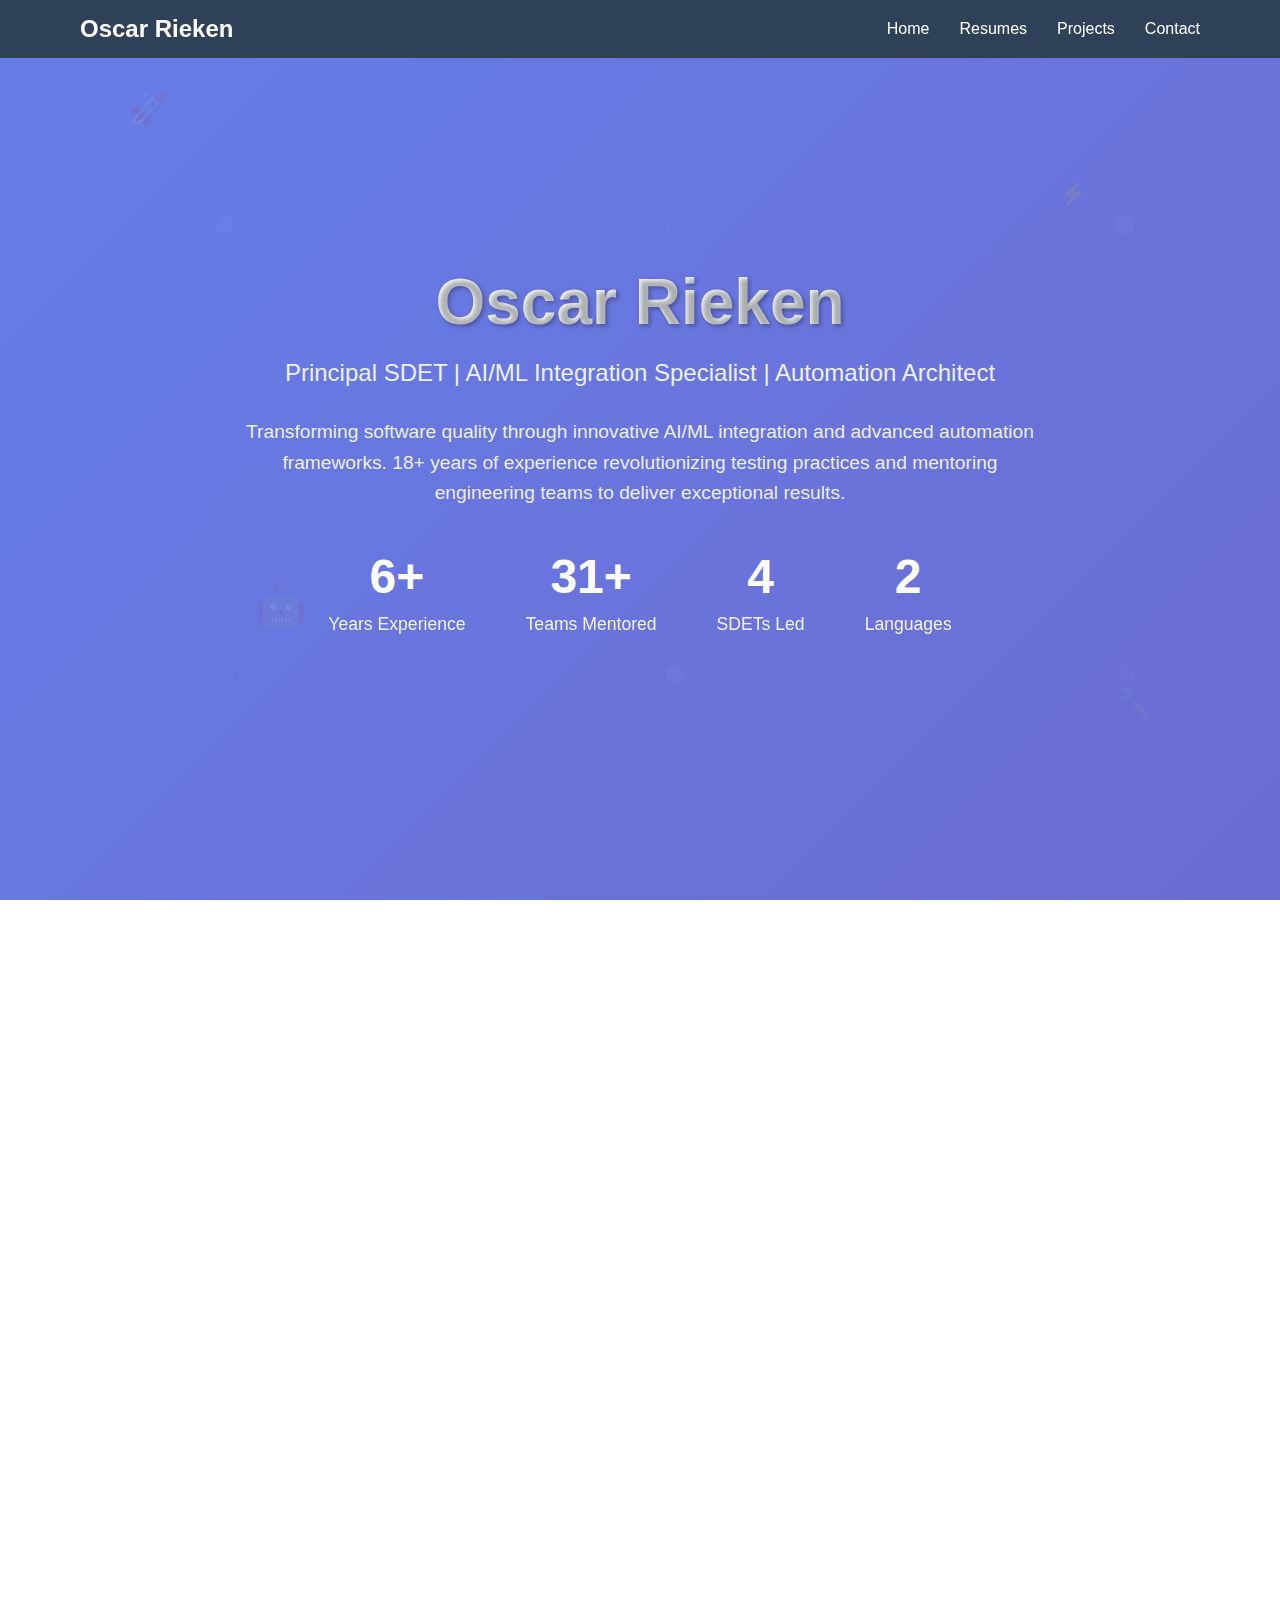
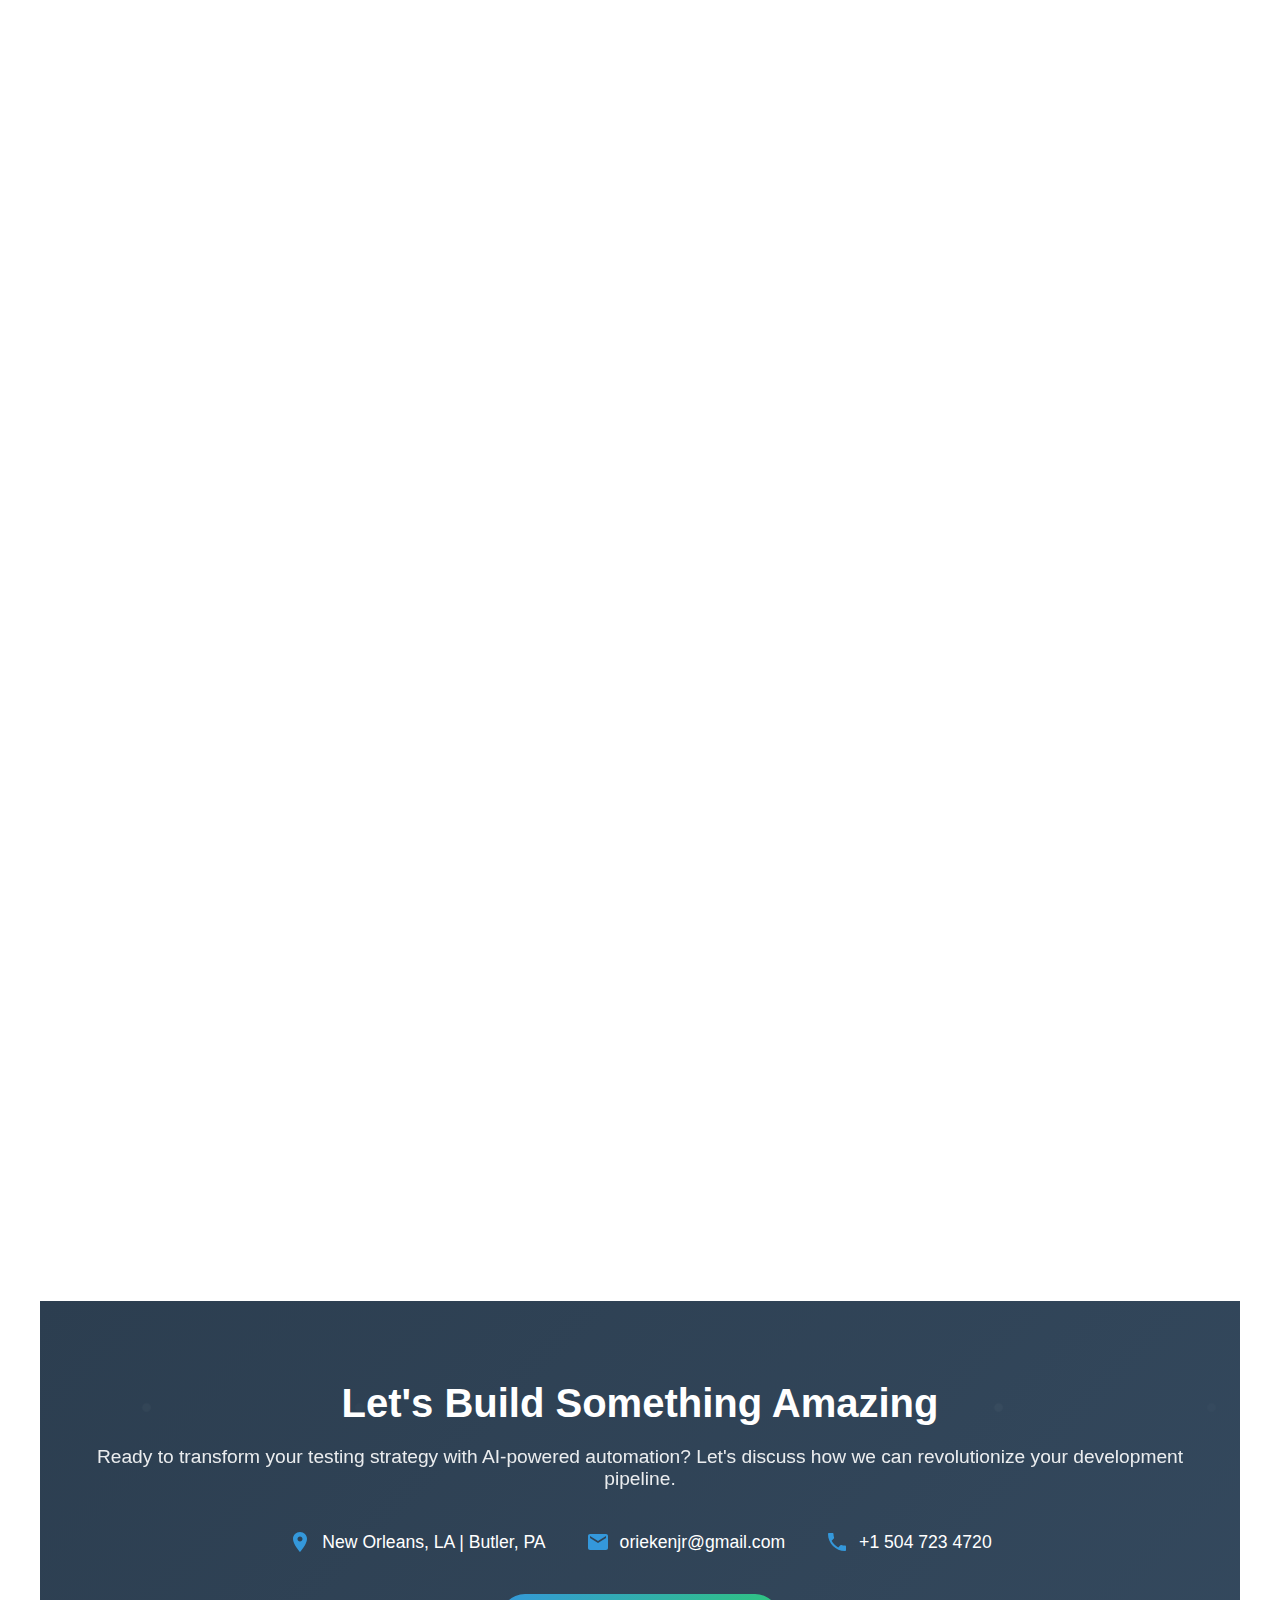
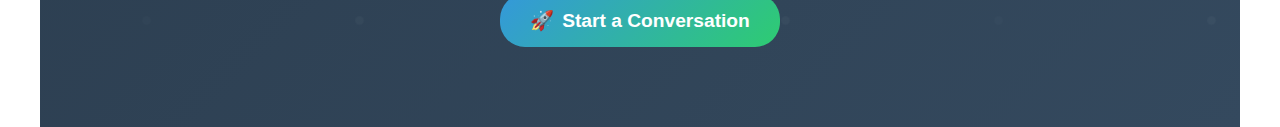
<file: index.html>
<!DOCTYPE html>
<html lang="en">
<head>
    <meta charset="UTF-8">
    <meta name="viewport" content="width=device-width, initial-scale=1.0">
    <title>Oscar Rieken - Principal SDET Portfolio</title>
    <link rel="stylesheet" href="./style.css">
</head>
<body>
<!-- Navigation -->
<nav class="nav" id="navbar">
    <div class="nav-container">
        <div class="nav-logo">Oscar Rieken</div>
        <ul class="nav-links">
            <li><a href="#home">Home</a></li>
            <li><a href="#resumes">Resumes</a></li>
            <li><a href="#projects">Projects</a></li>
            <li><a href="#contact">Contact</a></li>
        </ul>
    </div>
</nav>

<!-- Hero Section -->
<section class="hero" id="home">
    <div class="floating-shape" style="top: 10%; left: 10%; font-size: 2em;">🚀</div>
    <div class="floating-shape" style="top: 20%; right: 15%; font-size: 1.5em;">⚡</div>
    <div class="floating-shape" style="bottom: 30%; left: 20%; font-size: 2.5em;">🤖</div>
    <div class="floating-shape" style="bottom: 20%; right: 10%; font-size: 1.8em;">🔧</div>

    <div class="hero-content">
        <h1 class="hero-title">Oscar Rieken</h1>
        <p class="hero-subtitle">Principal SDET | AI/ML Integration Specialist | Automation Architect</p>
        <p class="hero-description">
            Transforming software quality through innovative AI/ML integration and advanced automation frameworks.
            18+ years of experience revolutionizing testing practices and mentoring engineering teams to deliver exceptional results.
        </p>

        <div class="hero-stats">
            <div class="stat-item">
                <span class="stat-number">18+</span>
                <span class="stat-label">Years Experience</span>
            </div>
            <div class="stat-item">
                <span class="stat-number">90+</span>
                <span class="stat-label">Teams Mentored</span>
            </div>
            <div class="stat-item">
                <span class="stat-number">12</span>
                <span class="stat-label">SDETs Led</span>
            </div>
            <div class="stat-item">
                <span class="stat-number">7</span>
                <span class="stat-label">Languages</span>
            </div>
        </div>
    </div>
</section>

<!-- Main Content -->
<div class="main-content">
    <!-- Resumes Section -->
    <section class="section fade-in" id="resumes">
        <h2 class="section-title">Resume Showcase</h2>
        <p class="section-description">
            Multiple resume formats tailored for different purposes and audiences,
            from comprehensive technical portfolios to concise executive summaries.
        </p>

        <div class="resume-grid">
            <div class="resume-card fade-in">
                <h3><span class="resume-card-icon">🤖</span>AI Engineer Resume</h3>
                <p>Cutting-edge infographic resume showcasing AI/ML expertise, neural network visualizations, and machine learning project portfolio with interactive demonstrations.</p>
                <ul class="resume-features">
                    <li>Interactive ML model demonstrations</li>
                    <li>Neural network visualizations</li>
                    <li>RAG and GPT integration showcase</li>
                    <li>Real-time AI metrics dashboard</li>
                </ul>
                <div class="card-buttons">
                    <a href="./ai-engineer/index.html" class="btn btn-primary" target="_blank">
                        <span>👁️</span> Live Preview
                    </a>
                    <a href="./resumes/oscar-rieken-ai-engineer-resume.pdf" class="btn btn-secondary" download>
                        <span>📄</span> Download PDF
                    </a>
                </div>
            </div>

            <div class="resume-card fade-in">
                <h3><span class="resume-card-icon">🧪</span>SDET Resume</h3>
                <p>Comprehensive testing-focused resume highlighting automation frameworks, CI/CD expertise, and quality assurance leadership with live testing demos.</p>
                <ul class="resume-features">
                    <li>Playwright, Selenium, Cypress expertise</li>
                    <li>CI/CD pipeline visualizations</li>
                    <li>Live test execution demonstrations</li>
                    <li>Quality metrics and testing ROI</li>
                </ul>
                <div class="card-buttons">
                    <a href="./sdet/index.html" class="btn btn-primary" target="_blank">
                        <span>👁️</span> Live Preview
                    </a>
                    <a href="./resumes/oscar-rieken-sdet-resume.pdf" class="btn btn-secondary" download>
                        <span>📄</span> Download PDF
                    </a>
                </div>
            </div>

            <div class="resume-card fade-in">
                <h3><span class="resume-card-icon">💻</span>Full Stack Developer Resume</h3>
                <p>Modern developer portfolio showcasing end-to-end application development, polyglot programming skills, and scalable architecture design.</p>
                <ul class="resume-features">
                    <li>Interactive code playground</li>
                    <li>Live application demonstrations</li>
                    <li>Full-stack project portfolio</li>
                    <li>DevOps and deployment showcases</li>
                </ul>
                <div class="card-buttons">
                    <a href="./full-stack-developer/index.html" class="btn btn-primary" target="_blank">
                        <span>👁️</span> Live Preview
                    </a>
                    <a href="./resumes/oscar-rieken-full-stack-developer-resume.pdf" class="btn btn-secondary" download>
                        <span>📄</span> Download PDF
                    </a>
                </div>
            </div>

            <div class="resume-card fade-in">
                <h3><span class="resume-card-icon">📊</span>Executive Summary</h3>
                <p>Premium executive-level presentation designed for C-suite audiences, emphasizing strategic impact, ROI metrics, and enterprise transformation leadership.</p>
                <ul class="resume-features">
                    <li>Strategic accomplishments focus</li>
                    <li>ROI and business impact metrics</li>
                    <li>Leadership influence visualization</li>
                    <li>Boardroom-ready presentation format</li>
                </ul>
                <div class="card-buttons">
                    <a href="./executive-summary/index.html" class="btn btn-primary" target="_blank">
                        <span>👁️</span> Live Preview
                    </a>
                    <a href="./resumes/oscar-rieken-executive-summary.pdf" class="btn btn-secondary" download>
                        <span>📄</span> Download PDF
                    </a>
                </div>
            </div>
        </div>
    </section>
<!--    <section class="section fade-in" id="resumes">-->
<!--        <h2 class="section-title">Resume Showcase</h2>-->
<!--        <p class="section-description">-->
<!--            Multiple resume formats tailored for different purposes and audiences,-->
<!--            from comprehensive technical portfolios to concise executive summaries.-->
<!--        </p>-->

<!--        <div class="resume-grid">-->
<!--            <div class="resume-card fade-in">-->
<!--                <h3><span class="resume-card-icon">🎨</span>Infographic Resume</h3>-->
<!--                <p>A visually stunning, interactive resume showcasing skills, experience, and achievements with modern design elements and animations.</p>-->
<!--                <ul class="resume-features">-->
<!--                    <li>Interactive skill bars and animations</li>-->
<!--                    <li>Real-time statistics and metrics</li>-->
<!--                    <li>AI/ML innovation highlights</li>-->
<!--                    <li>Mobile-responsive design</li>-->
<!--                </ul>-->
<!--                <div class="card-buttons">-->
<!--                    <a href="oscar_infographic_resume.html" class="btn btn-primary" target="_blank">-->
<!--                        <span>👁️</span> Live Preview-->
<!--                    </a>-->
<!--                    <a href="oscar_infographic_resume.html" class="btn btn-secondary" download>-->
<!--                        <span>📄</span> Download-->
<!--                    </a>-->
<!--                </div>-->
<!--            </div>-->

<!--            <div class="resume-card fade-in">-->
<!--                <h3><span class="resume-card-icon">📋</span>Professional Resume</h3>-->
<!--                <p>A clean, ATS-friendly resume optimized for applicant tracking systems while maintaining professional appeal for human reviewers.</p>-->
<!--                <ul class="resume-features">-->
<!--                    <li>ATS-optimized formatting</li>-->
<!--                    <li>Comprehensive experience timeline</li>-->
<!--                    <li>Technical skills breakdown</li>-->
<!--                    <li>Achievement-focused content</li>-->
<!--                </ul>-->
<!--                <div class="card-buttons">-->
<!--                    <a href="oscar_sdet_resume.html" class="btn btn-primary" target="_blank">-->
<!--                        <span>👁️</span> Live Preview-->
<!--                    </a>-->
<!--                    <a href="#" class="btn btn-secondary" onclick="downloadPDF('oscar_sdet_resume.pdf')">-->
<!--                        <span>📄</span> Download PDF-->
<!--                    </a>-->
<!--                </div>-->
<!--            </div>-->

<!--            <div class="resume-card fade-in">-->
<!--                <h3><span class="resume-card-icon">📊</span>Executive Summary</h3>-->
<!--                <p>A concise, high-level overview designed for C-suite executives and senior leadership, focusing on strategic impact and results.</p>-->
<!--                <ul class="resume-features">-->
<!--                    <li>Strategic accomplishments focus</li>-->
<!--                    <li>ROI and impact metrics</li>-->
<!--                    <li>Leadership experience highlight</li>-->
<!--                    <li>One-page executive format</li>-->
<!--                </ul>-->
<!--                <div class="card-buttons">-->
<!--                    <a href="#" class="btn btn-primary" onclick="showComingSoon('Executive Summary')">-->
<!--                        <span>👁️</span> Live Preview-->
<!--                    </a>-->
<!--                    <a href="#" class="btn btn-secondary" onclick="showComingSoon('Executive Summary')">-->
<!--                        <span>📄</span> Download PDF-->
<!--                    </a>-->
<!--                </div>-->
<!--            </div>-->
<!--        </div>-->
<!--    </section>-->

    <!-- Projects Section -->
    <section class="section fade-in" id="projects">
        <h2 class="section-title">Featured Projects</h2>
        <p class="section-description">
            Showcase of innovative projects demonstrating expertise in AI/ML integration,
            automation frameworks, and modern development practices.
        </p>

        <div class="projects-grid">
            <div class="project-card fade-in">
                <div class="project-image">
                    <div class="project-icon">🤖</div>
                </div>
                <div class="project-info">
                    <div class="project-status status-live">Live Production</div>
                    <h3 class="project-title">AI-Powered Test Analytics Dashboard</h3>
                    <p class="project-description">
                        ML-driven dashboard using RAG models and GPT integration for real-time test analysis,
                        automated failure detection, and intelligent Jira ticket creation with root cause suggestions.
                    </p>
                    <div class="project-tech">
                        <span class="tech-tag">Python</span>
                        <span class="tech-tag">RAG Models</span>
                        <span class="tech-tag">GPT-4</span>
                        <span class="tech-tag">Grafana</span>
                        <span class="tech-tag">Prometheus</span>
                    </div>
                    <div class="card-buttons">
                        <a href="#" class="btn btn-primary" onclick="showProjectDemo('AI Dashboard')">
                            <span>🚀</span> Live Demo
                        </a>
                        <a href="#" class="btn btn-secondary" onclick="showCaseStudy('AI Dashboard')">
                            <span>📂</span> Case Study
                        </a>
                    </div>
                </div>
            </div>

            <div class="project-card fade-in">
                <div class="project-image">
                    <div class="project-icon">🎭</div>
                </div>
                <div class="project-info">
                    <div class="project-status status-live">Production Ready</div>
                    <h3 class="project-title">Playwright E2E Framework</h3>
                    <p class="project-description">
                        Custom Playwright framework with real-time telemetry, historical data analysis,
                        automated accessibility testing, and integrated CI/CD pipeline monitoring.
                    </p>
                    <div class="project-tech">
                        <span class="tech-tag">Playwright</span>
                        <span class="tech-tag">TypeScript</span>
                        <span class="tech-tag">Docker</span>
                        <span class="tech-tag">Jenkins</span>
                        <span class="tech-tag">Axe-core</span>
                    </div>
                    <div class="card-buttons">
                        <a href="#" class="btn btn-primary" onclick="showProjectDemo('Playwright Framework')">
                            <span>👁️</span> Live Preview
                        </a>
                        <a href="#" class="btn btn-secondary" onclick="showSourceCode('Playwright Framework')">
                            <span>💻</span> Source Code
                        </a>
                    </div>
                </div>
            </div>

            <div class="project-card fade-in">
                <div class="project-image">
                    <div class="project-icon">📊</div>
                </div>
                <div class="project-info">
                    <div class="project-status status-development">In Development</div>
                    <h3 class="project-title">CI/CD Monitoring Ecosystem</h3>
                    <p class="project-description">
                        Unified monitoring solution integrating multiple CI/CD tools with intelligent alerting,
                        automated remediation, and comprehensive analytics for enterprise-scale deployments.
                    </p>
                    <div class="project-tech">
                        <span class="tech-tag">Go</span>
                        <span class="tech-tag">Kubernetes</span>
                        <span class="tech-tag">Prometheus</span>
                        <span class="tech-tag">Grafana</span>
                        <span class="tech-tag">Webhook</span>
                    </div>
                    <div class="card-buttons">
                        <a href="#" class="btn btn-primary" onclick="showProjectPreview('CI/CD Monitoring')">
                            <span>🔍</span> Preview
                        </a>
                        <a href="#" class="btn btn-secondary" onclick="showRoadmap('CI/CD Monitoring')">
                            <span>📋</span> Roadmap
                        </a>
                    </div>
                </div>
            </div>

            <div class="project-card fade-in">
                <div class="project-image">
                    <div class="project-icon">♿</div>
                </div>
                <div class="project-info">
                    <div class="project-status status-live">Industry Standard</div>
                    <h3 class="project-title">Accessibility Testing Suite</h3>
                    <p class="project-description">
                        Comprehensive accessibility testing framework that contributed to ADP mobile apps
                        reaching top 5 business apps on Android and iOS platforms.
                    </p>
                    <div class="project-tech">
                        <span class="tech-tag">Playwright</span>
                        <span class="tech-tag">Axe-core</span>
                        <span class="tech-tag">JavaScript</span>
                        <span class="tech-tag">WCAG 2.1</span>
                        <span class="tech-tag">CI/CD</span>
                    </div>
                    <div class="card-buttons">
                        <a href="#" class="btn btn-primary" onclick="showAppDemo('Accessibility Suite')">
                            <span>📱</span> App Demo
                        </a>
                        <a href="#" class="btn btn-secondary" onclick="showDocumentation('Accessibility Suite')">
                            <span>📖</span> Documentation
                        </a>
                    </div>
                </div>
            </div>

            <div class="project-card fade-in">
                <div class="project-image">
                    <div class="project-icon">🔄</div>
                </div>
                <div class="project-info">
                    <div class="project-status status-concept">Concept Phase</div>
                    <h3 class="project-title">SDET Training Platform</h3>
                    <p class="project-description">
                        Interactive learning platform for upskilling manual testers to automation specialists,
                        featuring hands-on coding challenges and comprehensive curriculum.
                    </p>
                    <div class="project-tech">
                        <span class="tech-tag">React</span>
                        <span class="tech-tag">Node.js</span>
                        <span class="tech-tag">MongoDB</span>
                        <span class="tech-tag">Docker</span>
                        <span class="tech-tag">AWS</span>
                    </div>
                    <div class="card-buttons">
                        <a href="#" class="btn btn-primary" onclick="showConceptDemo('SDET Training Platform')">
                            <span>🎯</span> Concept Demo
                        </a>
                        <a href="#" class="btn btn-secondary" onclick="showProposal('SDET Training Platform')">
                            <span>📝</span> Proposal
                        </a>
                    </div>
                </div>
            </div>

            <div class="project-card fade-in">
                <div class="project-image">
                    <div class="project-icon">🧠</div>
                </div>
                <div class="project-info">
                    <div class="project-status status-development">Research Phase</div>
                    <h3 class="project-title">ML Model Performance Predictor</h3>
                    <p class="project-description">
                        Advanced machine learning system that predicts test execution outcomes and identifies
                        potential failure points before tests run, reducing CI/CD pipeline execution time by 40%.
                    </p>
                    <div class="project-tech">
                        <span class="tech-tag">Python</span>
                        <span class="tech-tag">TensorFlow</span>
                        <span class="tech-tag">MLflow</span>
                        <span class="tech-tag">Jupyter</span>
                        <span class="tech-tag">REST API</span>
                    </div>
                    <div class="card-buttons">
                        <a href="#" class="btn btn-primary" onclick="showResearchDemo('ML Performance Predictor')">
                            <span>🧪</span> Research Demo
                        </a>
                        <a href="#" class="btn btn-secondary" onclick="showDataAnalysis('ML Performance Predictor')">
                            <span>📊</span> Data Analysis
                        </a>
                    </div>
                </div>
            </div>
        </div>
    </section>

    <!-- Contact Section -->
    <section class="section contact-section" id="contact">
        <div class="contact-content">
            <h2 class="contact-title">Let's Build Something Amazing</h2>
            <p class="contact-description">
                Ready to transform your testing strategy with AI-powered automation?
                Let's discuss how we can revolutionize your development pipeline.
            </p>
            <div class="contact-info">
                <div class="contact-item">
                    <svg class="contact-icon" viewBox="0 0 24 24">
                        <path d="M12 2C8.13 2 5 5.13 5 9c0 5.25 7 13 7 13s7-7.75 7-13c0-3.87-3.13-7-7-7zm0 9.5c-1.38 0-2.5-1.12-2.5-2.5s1.12-2.5 2.5-2.5 2.5 1.12 2.5 2.5-1.12 2.5-2.5 2.5z"/>
                    </svg>
                    New Orleans, LA | Butler, PA
                </div>
                <div class="contact-item">
                    <svg class="contact-icon" viewBox="0 0 24 24">
                        <path d="M20 4H4c-1.1 0-1.99.9-1.99 2L2 18c0 1.1.9 2 2 2h16c1.1 0 2-.9 2-2V6c0-1.1-.9-2-2-2zm0 4l-8 5-8-5V6l8 5 8-5v2z"/>
                    </svg>
                    <a href="mailto:oriekenjr@gmail.com" style="color: inherit; text-decoration: none;">oriekenjr@gmail.com</a>
                </div>
                <div class="contact-item">
                    <svg class="contact-icon" viewBox="0 0 24 24">
                        <path d="M6.62 10.79c1.44 2.83 3.76 5.14 6.59 6.59l2.2-2.2c.27-.27.67-.36 1.02-.24 1.12.37 2.33.57 3.57.57.55 0 1 .45 1 1V20c0 .55-.45 1-1 1-9.39 0-17-7.61-17-17 0-.55.45-1 1-1h3.5c.55 0 1 .45 1 1 0 1.25.2 2.45.57 3.57.11.35.03.74-.25 1.02l-2.2 2.2z"/>
                    </svg>
                    <a href="tel:+15047234720" style="color: inherit; text-decoration: none;">+1 504 723 4720</a>
                </div>
            </div>

            <div style="margin-top: 40px;">
                <a href="mailto:oriekenjr@gmail.com?subject=Portfolio%20Contact%20-%20Let's%20Discuss%20Your%20Project" class="btn btn-primary" style="font-size: 1.2em; padding: 15px 30px;">
                    <span>🚀</span> Start a Conversation
                </a>
            </div>
        </div>
    </section>
</div>

<!-- JavaScript -->
<script>
  // Smooth scrolling for navigation links
  document.querySelectorAll('a[href^="#"]').forEach(anchor => {
    anchor.addEventListener('click', function (e) {
      e.preventDefault();
      const target = document.querySelector(this.getAttribute('href'));
      if (target) {
        target.scrollIntoView({
          behavior: 'smooth',
          block: 'start'
        });
      }
    });
  });

  // Navbar scroll effect
  window.addEventListener('scroll', () => {
    const navbar = document.getElementById('navbar');
    if (window.scrollY > 100) {
      navbar.classList.add('scrolled');
    } else {
      navbar.classList.remove('scrolled');
    }
  });

  // Intersection Observer for fade-in animations
  const observerOptions = {
    threshold: 0.1,
    rootMargin: '0px 0px -50px 0px'
  };

  const observer = new IntersectionObserver((entries) => {
    entries.forEach(entry => {
      if (entry.isIntersecting) {
        entry.target.classList.add('visible');
      }
    });
  }, observerOptions);

  // Observe all fade-in elements
  document.querySelectorAll('.fade-in').forEach(el => {
    observer.observe(el);
  });

  // Counter animation for hero stats
  function animateCounters() {
    const counters = document.querySelectorAll('.stat-number');
    counters.forEach(counter => {
      const target = parseInt(counter.textContent.replace('+', ''));
      let current = 0;
      const increment = target / 100;
      const timer = setInterval(() => {
        current += increment;
        if (current >= target) {
          counter.textContent = target + (counter.textContent.includes('+') ? '+' : '');
          clearInterval(timer);
        } else {
          counter.textContent = Math.floor(current) + (counter.textContent.includes('+') ? '+' : '');
        }
      }, 20);
    });
  }

  // Trigger counter animation when hero section is visible
  const heroObserver = new IntersectionObserver((entries) => {
    entries.forEach(entry => {
      if (entry.isIntersecting) {
        animateCounters();
        heroObserver.unobserve(entry.target);
      }
    });
  }, { threshold: 0.5 });

  heroObserver.observe(document.querySelector('.hero'));

  // Add hover effects to cards
  document.querySelectorAll('.resume-card, .project-card').forEach(card => {
    card.addEventListener('mouseenter', function() {
      this.style.transform = 'translateY(-10px) scale(1.02)';
    });

    card.addEventListener('mouseleave', function() {
      this.style.transform = 'translateY(0) scale(1)';
    });
  });

  // Dynamic background particles
  function createParticle() {
    const particle = document.createElement('div');
    particle.className = 'floating-shape';
    particle.style.position = 'fixed';
    particle.style.left = Math.random() * 100 + 'vw';
    particle.style.animationDuration = (Math.random() * 3 + 2) + 's';
    particle.style.opacity = Math.random() * 0.3 + 0.1;
    particle.style.fontSize = (Math.random() * 1 + 0.5) + 'em';
    particle.style.zIndex = '-1';

    const emojis = ['⚡', '🚀', '💻', '🔧', '⚙️', '🎯', '💡', '🌟'];
    particle.textContent = emojis[Math.floor(Math.random() * emojis.length)];

    document.body.appendChild(particle);

    setTimeout(() => {
      particle.remove();
    }, 5000);
  }

  // Create particles periodically
  setInterval(createParticle, 3000);

  // Add typing effect to hero subtitle
  function typeEffect() {
    const subtitle = document.querySelector('.hero-subtitle');
    const originalText = subtitle.textContent;
    subtitle.textContent = '';

    let i = 0;
    const timer = setInterval(() => {
      subtitle.textContent += originalText[i];
      i++;
      if (i === originalText.length) {
        clearInterval(timer);
      }
    }, 50);
  }

  // Start typing effect after page load
  window.addEventListener('load', () => {
    setTimeout(typeEffect, 1000);
  });

  // Add parallax effect to hero section
  window.addEventListener('scroll', () => {
    const scrolled = window.pageYOffset;
    const parallax = document.querySelector('.hero');
    const speed = scrolled * 0.5;
    parallax.style.transform = `translateY(${speed}px)`;
  });

  // Interactive skill demonstration
  const skillKeywords = [
    'JavaScript', 'Python', 'AI/ML', 'Automation', 'CI/CD',
    'Playwright', 'Testing', 'Leadership', 'Innovation'
  ];

  function showSkillPopup() {
    const popup = document.createElement('div');
    popup.style.cssText = `
                position: fixed;
                top: 20px;
                right: 20px;
                background: linear-gradient(135deg, #667eea, #764ba2);
                color: white;
                padding: 15px 20px;
                border-radius: 10px;
                box-shadow: 0 10px 25px rgba(0,0,0,0.2);
                z-index: 1001;
                font-weight: 600;
                transform: translateX(300px);
                transition: transform 0.3s ease;
            `;

    const skill = skillKeywords[Math.floor(Math.random() * skillKeywords.length)];
    popup.textContent = `💡 Expertise in ${skill}`;

    document.body.appendChild(popup);

    setTimeout(() => {
      popup.style.transform = 'translateX(0)';
    }, 100);

    setTimeout(() => {
      popup.style.transform = 'translateX(300px)';
      setTimeout(() => popup.remove(), 300);
    }, 3000);
  }

  // Show skill popup every 10 seconds
  setInterval(showSkillPopup, 10000);

  // Project interaction functions
  function showProjectDemo(projectName) {
    showAlert(`🚀 ${projectName} Demo`, `This would open a live demonstration of the ${projectName} project. In a real implementation, this would navigate to the actual project demo.`);
  }

  function showCaseStudy(projectName) {
    showAlert(`📂 ${projectName} Case Study`, `This would open a detailed case study for the ${projectName} project, including technical implementation details, challenges overcome, and results achieved.`);
  }

  function showSourceCode(projectName) {
    showAlert(`💻 ${projectName} Source Code`, `This would open the GitHub repository or source code for the ${projectName} project. The code would include comprehensive documentation and examples.`);
  }

  function showProjectPreview(projectName) {
    showAlert(`🔍 ${projectName} Preview`, `This would show a preview of the ${projectName} project currently in development, including screenshots, architecture diagrams, and feature roadmap.`);
  }

  function showRoadmap(projectName) {
    showAlert(`📋 ${projectName} Roadmap`, `This would display the development roadmap for the ${projectName} project, including planned features, milestones, and timeline.`);
  }

  function showAppDemo(projectName) {
    showAlert(`📱 ${projectName} App Demo`, `This would open the mobile app demonstration showcasing the accessibility features that helped ADP reach top 5 in app stores.`);
  }

  function showDocumentation(projectName) {
    showAlert(`📖 ${projectName} Documentation`, `This would open comprehensive technical documentation for the ${projectName}, including implementation guides and best practices.`);
  }

  function showConceptDemo(projectName) {
    showAlert(`🎯 ${projectName} Concept`, `This would show interactive mockups and concept demonstrations for the ${projectName}, including user flow and feature prototypes.`);
  }

  function showProposal(projectName) {
    showAlert(`📝 ${projectName} Proposal`, `This would open the detailed project proposal for the ${projectName}, including business case, technical requirements, and implementation plan.`);
  }

  function showResearchDemo(projectName) {
    showAlert(`🧪 ${projectName} Research`, `This would display the research findings and experimental results for the ${projectName}, including model performance metrics and validation studies.`);
  }

  function showDataAnalysis(projectName) {
    showAlert(`📊 ${projectName} Data Analysis`, `This would open interactive data visualizations and analysis reports for the ${projectName}, showing performance improvements and insights.`);
  }

  function showComingSoon(itemName) {
    showAlert(`🚧 ${itemName} - Coming Soon`, `The ${itemName} is currently being prepared and will be available soon. Check back for updates!`);
  }

  function downloadPDF(filename) {
    showAlert(`📄 Download ${filename}`, `This would trigger the download of the ${filename} file. In a real implementation, this would initiate the PDF download.`);
  }

  // Enhanced alert function
  function showAlert(title, message) {
    // Create custom modal instead of basic alert
    const modal = document.createElement('div');
    modal.style.cssText = `
                position: fixed;
                top: 0;
                left: 0;
                width: 100%;
                height: 100%;
                background: rgba(0,0,0,0.8);
                display: flex;
                align-items: center;
                justify-content: center;
                z-index: 10000;
                opacity: 0;
                transition: opacity 0.3s ease;
            `;

    const content = document.createElement('div');
    content.style.cssText = `
                background: white;
                padding: 30px;
                border-radius: 15px;
                max-width: 500px;
                margin: 20px;
                box-shadow: 0 20px 60px rgba(0,0,0,0.3);
                transform: scale(0.8);
                transition: transform 0.3s ease;
            `;

    content.innerHTML = `
                <h3 style="color: #2c3e50; margin-bottom: 15px; font-size: 1.3em;">${title}</h3>
                <p style="color: #7f8c8d; line-height: 1.6; margin-bottom: 25px;">${message}</p>
                <button onclick="this.closest('[style*=\"position: fixed\"]').remove()"
                        style="background: linear-gradient(135deg, #3498db, #2ecc71); color: white; border: none; padding: 12px 24px; border-radius: 25px; font-weight: 600; cursor: pointer;">
                    Got it!
                </button>
            `;

    modal.appendChild(content);
    document.body.appendChild(modal);

    // Animate in
    setTimeout(() => {
      modal.style.opacity = '1';
      content.style.transform = 'scale(1)';
    }, 10);

    // Click outside to close
    modal.addEventListener('click', (e) => {
      if (e.target === modal) {
        modal.remove();
      }
    });
  }
</script>
</body>
</html>
</file>
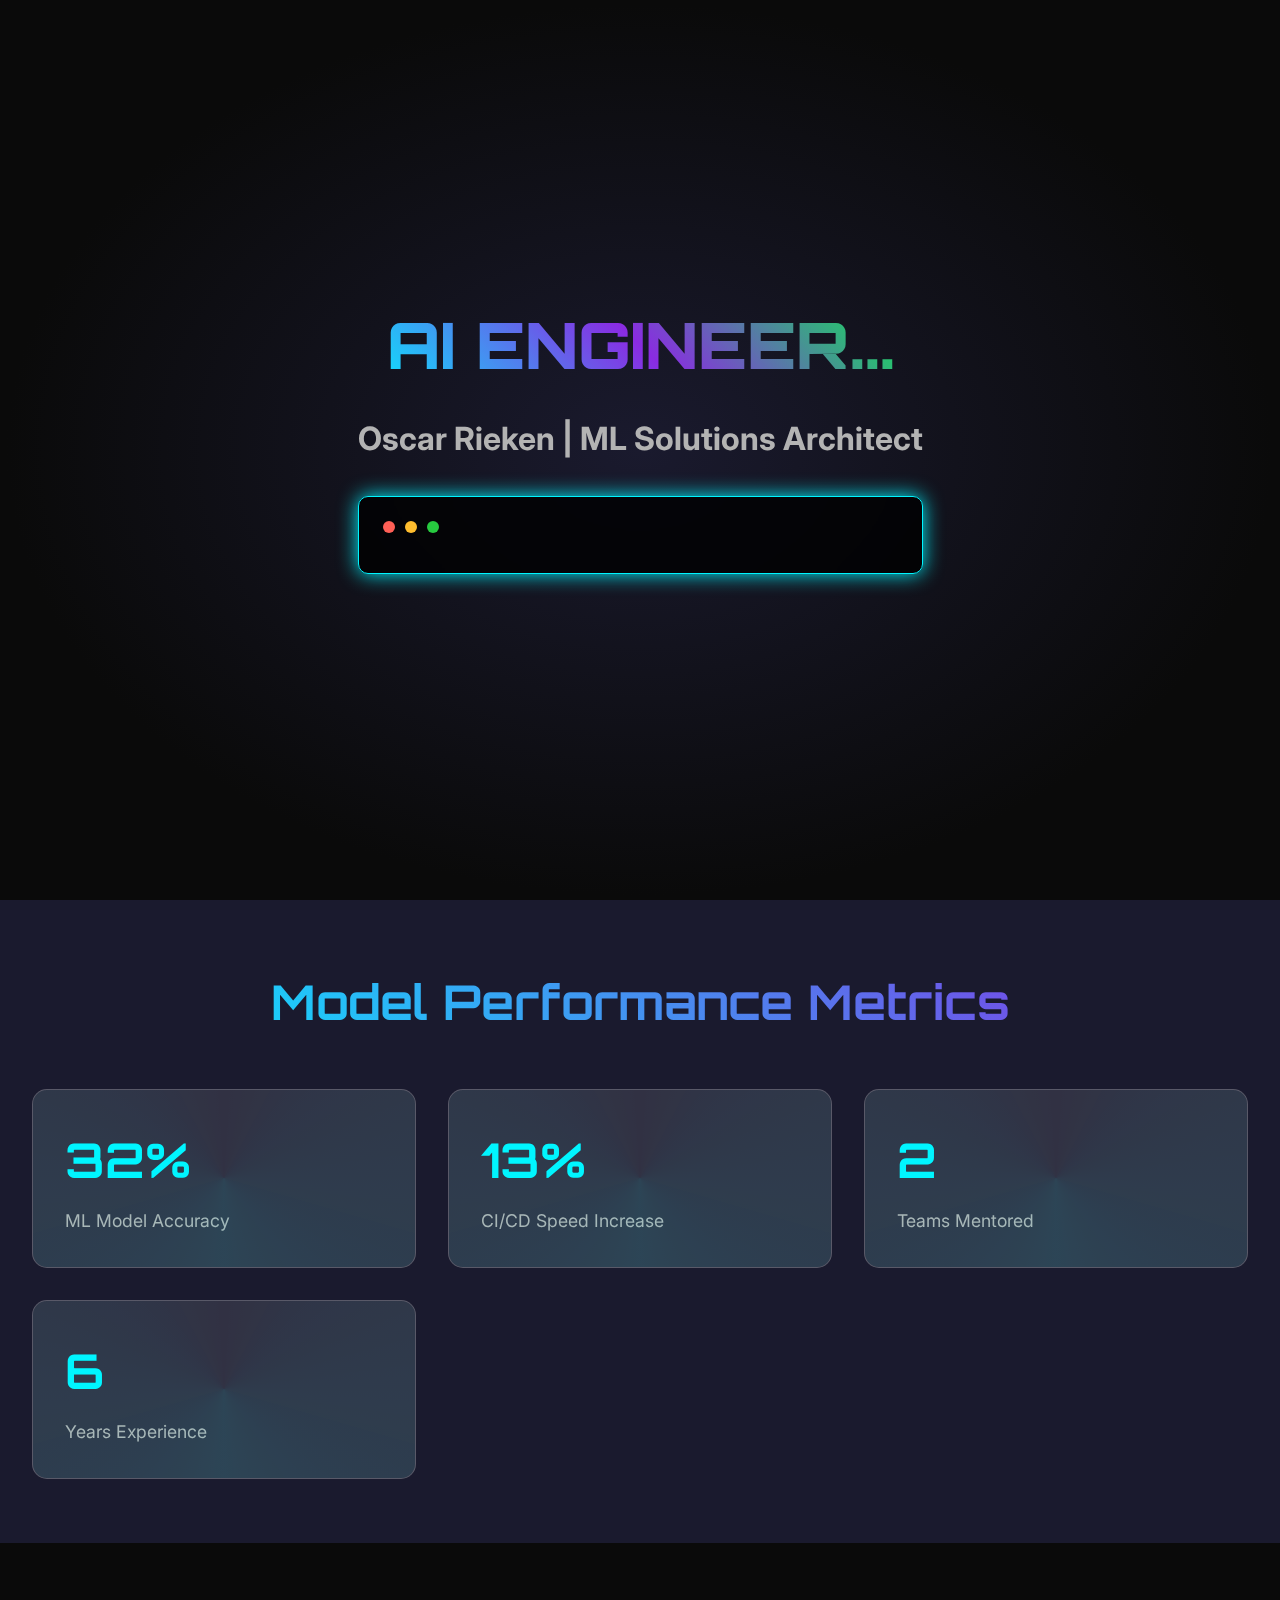
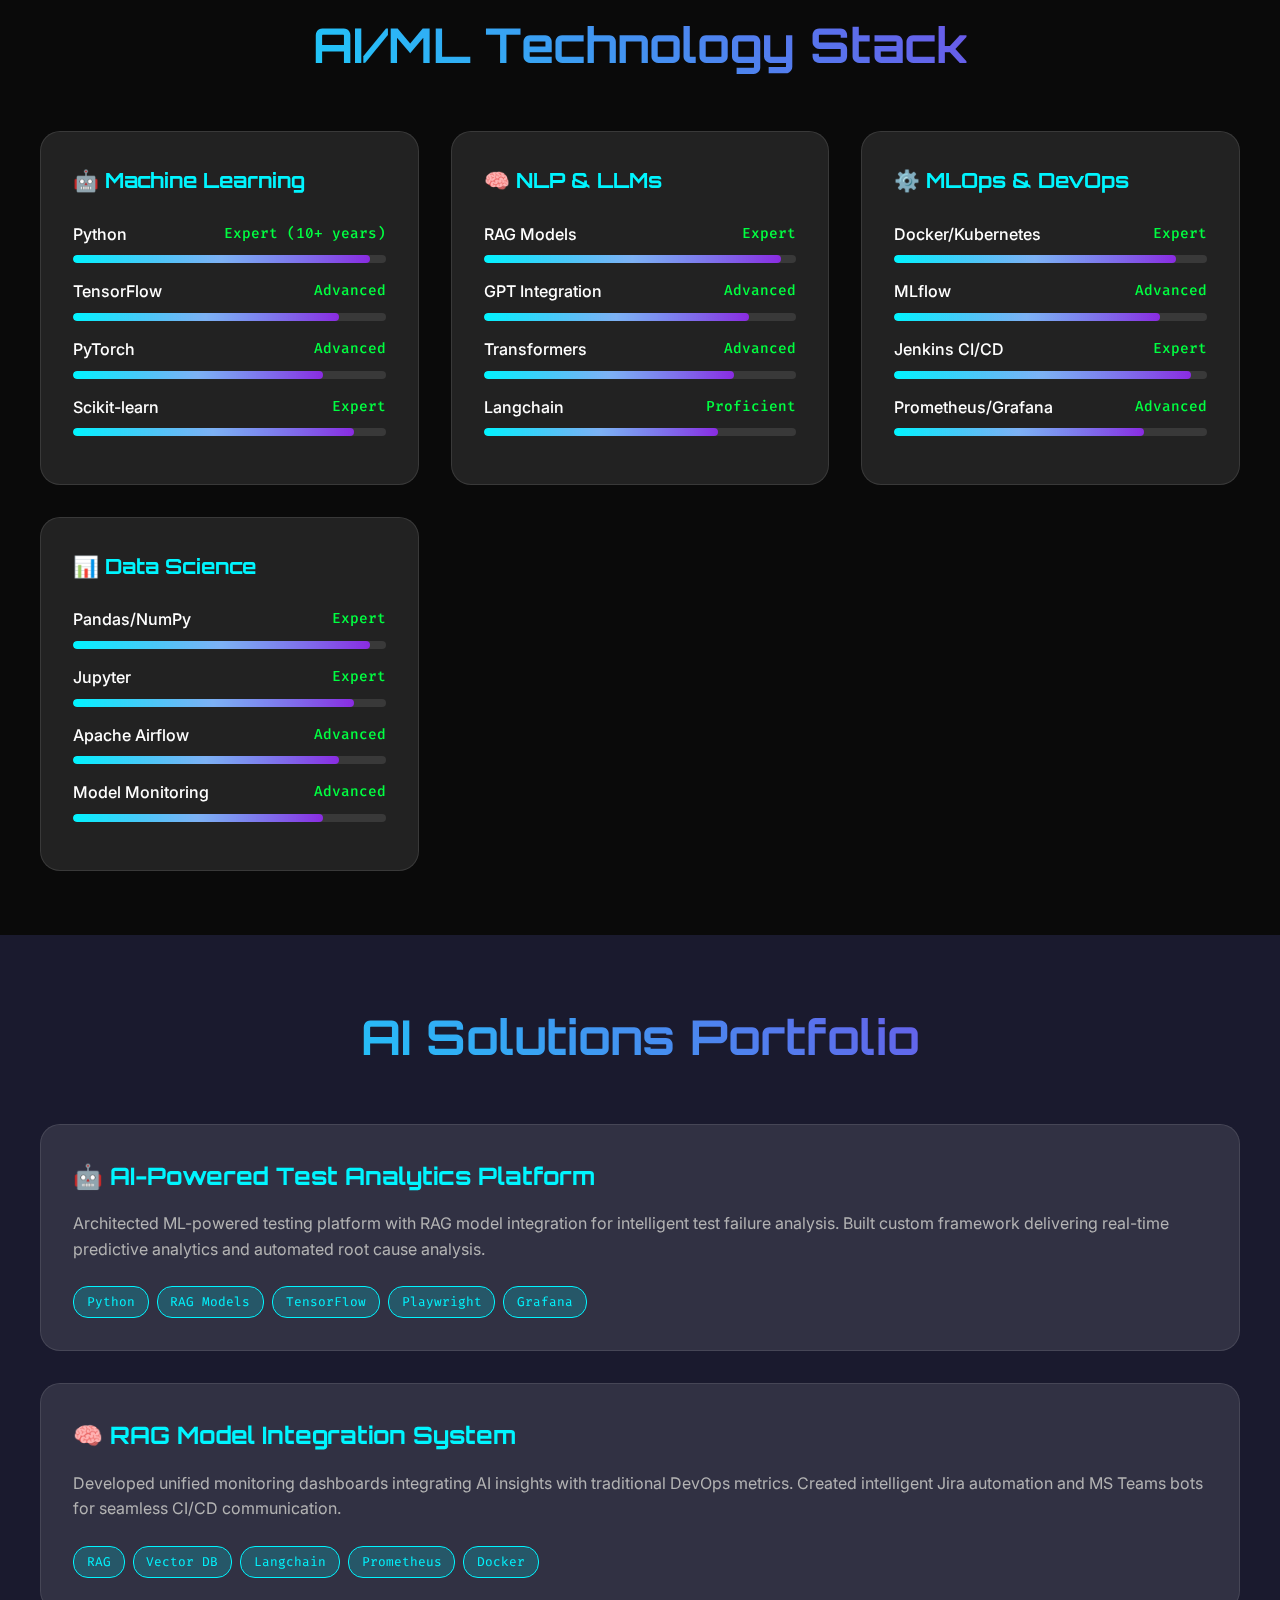
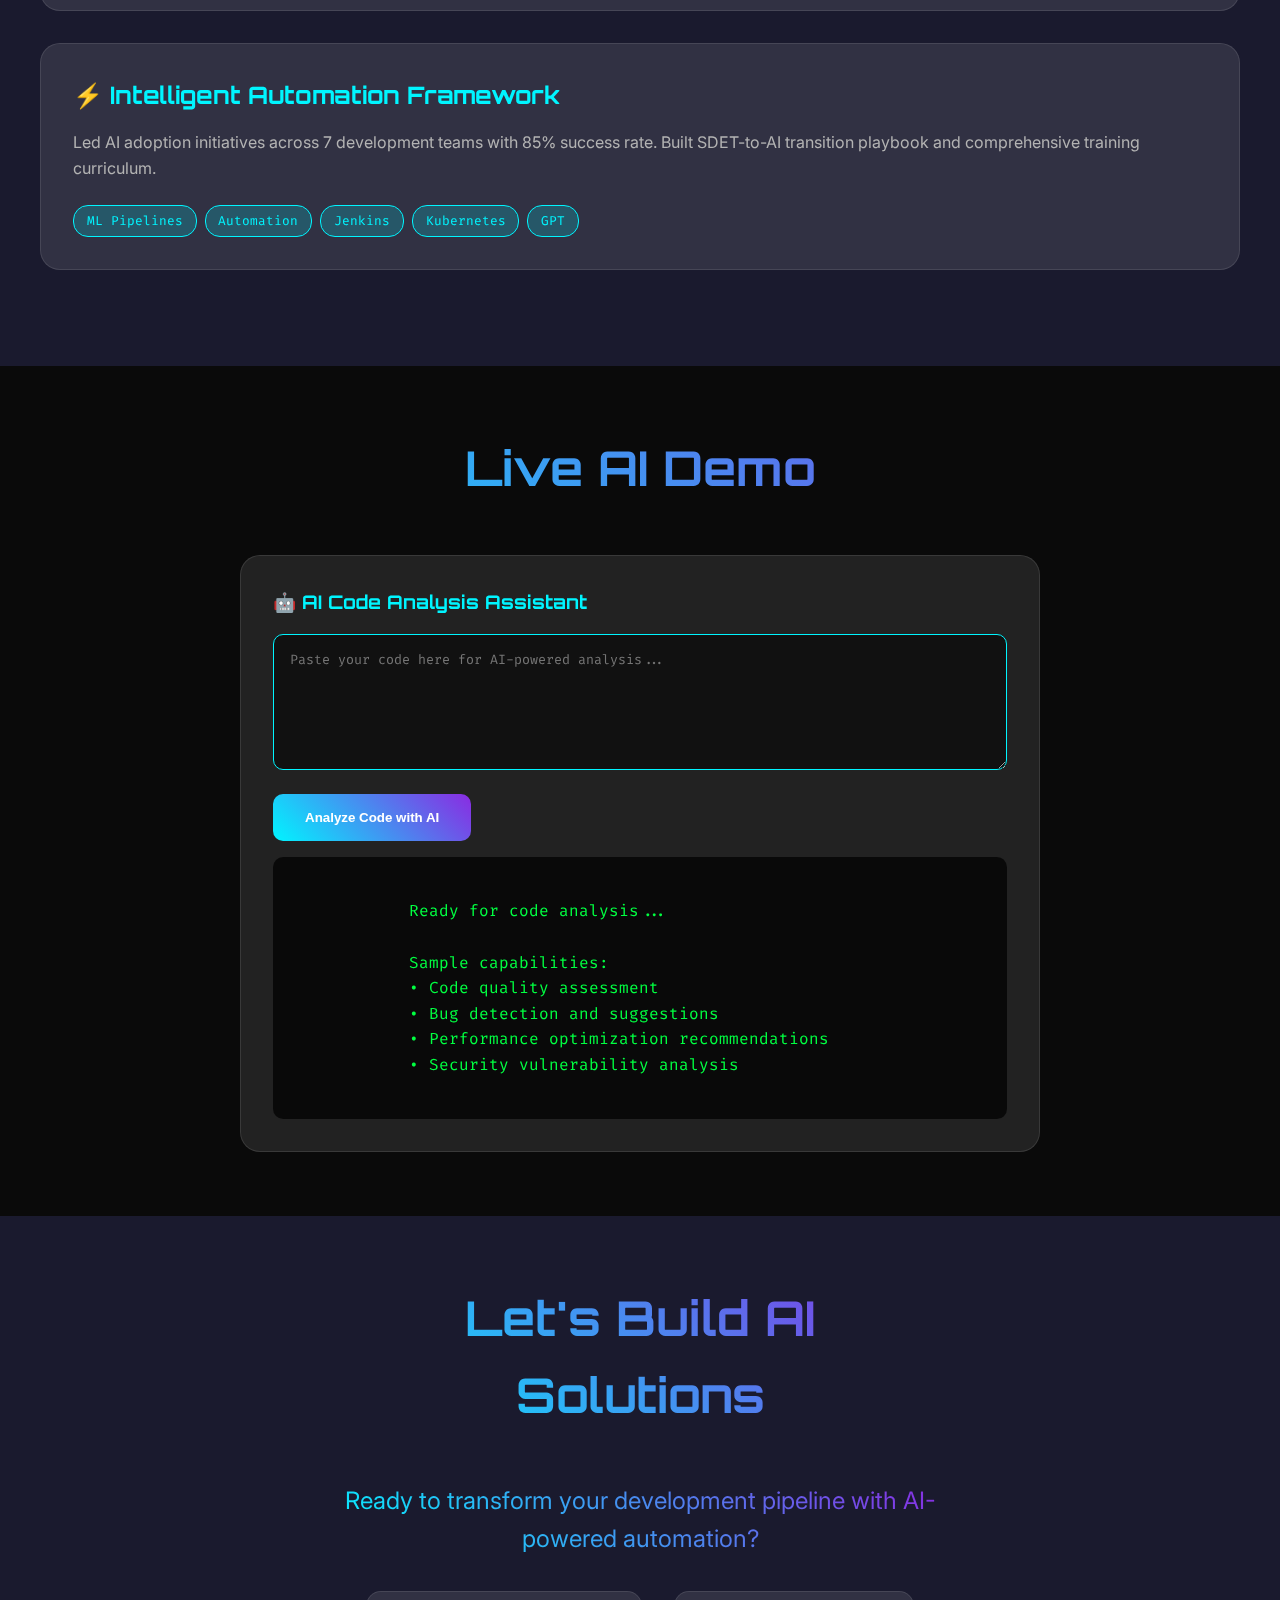
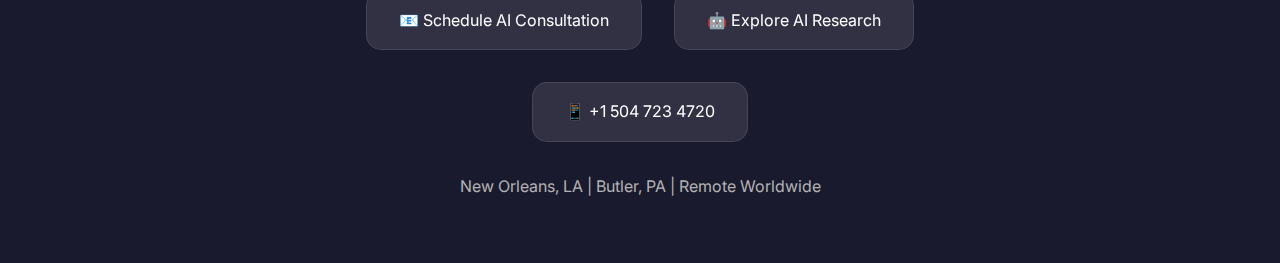
<file: ai-engineer/index.html>
<!DOCTYPE html>
<html lang="en">
<head>
    <meta charset="UTF-8">
    <meta name="viewport" content="width=device-width, initial-scale=1.0">
    <title>Oscar Rieken - AI Engineer Loading...</title>
    <style>
        @import url('https://fonts.googleapis.com/css2?family=Orbitron:wght@400;700;900&family=Fira+Code:wght@300;400;500&family=Inter:wght@300;400;500;600;700&display=swap');

        * {
            margin: 0;
            padding: 0;
            box-sizing: border-box;
        }

        :root {
            --bg-primary: #0a0a0a;
            --bg-secondary: #1a1a2e;
            --accent-cyan: #00f5ff;
            --accent-purple: #8a2be2;
            --accent-green: #00ff41;
            --text-primary: #ffffff;
            --text-secondary: #b3b3b3;
            --glass: rgba(255, 255, 255, 0.1);
            --glow: 0 0 20px;
        }

        body {
            background: var(--bg-primary);
            color: var(--text-primary);
            font-family: 'Inter', sans-serif;
            line-height: 1.6;
            overflow-x: hidden;
        }

        /* Neural Network Background */
        .neural-bg {
            position: fixed;
            top: 0;
            left: 0;
            width: 100%;
            height: 100%;
            z-index: -1;
            opacity: 0.3;
        }

        .node {
            position: absolute;
            width: 4px;
            height: 4px;
            background: var(--accent-cyan);
            border-radius: 50%;
            animation: pulse 2s infinite ease-in-out;
        }

        .connection {
            position: absolute;
            height: 1px;
            background: linear-gradient(90deg, transparent, var(--accent-cyan), transparent);
            animation: flow 3s infinite linear;
        }

        @keyframes pulse {
            0%, 100% { opacity: 0.3; transform: scale(1); }
            50% { opacity: 1; transform: scale(1.5); }
        }

        @keyframes flow {
            0% { opacity: 0; }
            50% { opacity: 1; }
            100% { opacity: 0; }
        }

        /* Matrix Rain */
        .matrix {
            position: fixed;
            top: 0;
            left: 0;
            width: 100%;
            height: 100%;
            z-index: -1;
            opacity: 0.1;
        }

        /* Hero Section */
        .hero {
            min-height: 100vh;
            display: flex;
            align-items: center;
            justify-content: center;
            background: radial-gradient(ellipse at center, var(--bg-secondary) 0%, var(--bg-primary) 70%);
            position: relative;
            overflow: hidden;
        }

        .hero-content {
            text-align: center;
            z-index: 2;
            max-width: 1200px;
            padding: 2rem;
        }

        .ai-loading {
            font-family: 'Orbitron', monospace;
            font-size: clamp(2rem, 6vw, 4rem);
            font-weight: 900;
            margin-bottom: 1rem;
            background: linear-gradient(45deg, var(--accent-cyan), var(--accent-purple), var(--accent-green));
            -webkit-background-clip: text;
            -webkit-text-fill-color: transparent;
            background-clip: text;
            animation: glow 2s ease-in-out infinite alternate;
        }

        @keyframes glow {
            from { filter: drop-shadow(0 0 10px var(--accent-cyan)); }
            to { filter: drop-shadow(0 0 30px var(--accent-purple)); }
        }

        .title {
            font-size: clamp(1.2rem, 3vw, 2rem);
            margin-bottom: 2rem;
            color: var(--text-secondary);
        }

        /* Terminal Interface */
        .terminal {
            background: rgba(0, 0, 0, 0.8);
            border: 1px solid var(--accent-cyan);
            border-radius: 10px;
            padding: 1.5rem;
            margin: 2rem 0;
            font-family: 'Fira Code', monospace;
            box-shadow: var(--glow) var(--accent-cyan);
            backdrop-filter: blur(10px);
        }

        .terminal-header {
            display: flex;
            gap: 10px;
            margin-bottom: 1rem;
        }

        .terminal-dot {
            width: 12px;
            height: 12px;
            border-radius: 50%;
        }

        .dot-red { background: #ff5f56; }
        .dot-yellow { background: #ffbd2e; }
        .dot-green { background: #27ca3f; }

        .terminal-content {
            color: var(--accent-green);
            line-height: 1.4;
        }

        .cursor {
            animation: blink 1s infinite;
        }

        @keyframes blink {
            0%, 50% { opacity: 1; }
            51%, 100% { opacity: 0; }
        }

        /* AI Dashboard */
        .ai-dashboard {
            padding: 4rem 2rem;
            background: var(--bg-secondary);
        }

        .dashboard-grid {
            display: grid;
            grid-template-columns: repeat(auto-fit, minmax(300px, 1fr));
            gap: 2rem;
            max-width: 1400px;
            margin: 0 auto;
        }

        .metric-card {
            background: var(--glass);
            backdrop-filter: blur(20px);
            border: 1px solid rgba(255, 255, 255, 0.2);
            border-radius: 15px;
            padding: 2rem;
            position: relative;
            overflow: hidden;
            transition: all 0.3s ease;
        }

        .metric-card:hover {
            transform: translateY(-5px);
            box-shadow: var(--glow) var(--accent-cyan);
        }

        .metric-card::before {
            content: '';
            position: absolute;
            top: -50%;
            left: -50%;
            width: 200%;
            height: 200%;
            background: conic-gradient(from 0deg, transparent, var(--accent-cyan), transparent);
            animation: rotate 4s linear infinite;
            opacity: 0.1;
        }

        @keyframes rotate {
            0% { transform: rotate(0deg); }
            100% { transform: rotate(360deg); }
        }

        .metric-value {
            font-size: 3rem;
            font-weight: 700;
            font-family: 'Orbitron', monospace;
            color: var(--accent-cyan);
            margin-bottom: 0.5rem;
        }

        .metric-label {
            color: var(--text-secondary);
            font-size: 1.1rem;
        }

        /* Skills Section */
        .skills-section {
            padding: 4rem 2rem;
            background: var(--bg-primary);
        }

        .section-title {
            font-family: 'Orbitron', monospace;
            font-size: clamp(2rem, 4vw, 3rem);
            text-align: center;
            margin-bottom: 3rem;
            background: linear-gradient(45deg, var(--accent-cyan), var(--accent-purple));
            -webkit-background-clip: text;
            -webkit-text-fill-color: transparent;
            background-clip: text;
        }

        .skills-grid {
            display: grid;
            grid-template-columns: repeat(auto-fit, minmax(350px, 1fr));
            gap: 2rem;
            max-width: 1200px;
            margin: 0 auto;
        }

        .skill-category {
            background: var(--glass);
            backdrop-filter: blur(15px);
            border-radius: 20px;
            padding: 2rem;
            border: 1px solid rgba(255, 255, 255, 0.1);
        }

        .skill-category h3 {
            font-family: 'Orbitron', monospace;
            color: var(--accent-cyan);
            margin-bottom: 1.5rem;
            font-size: 1.3rem;
        }

        .skill-item {
            margin-bottom: 1rem;
        }

        .skill-name {
            display: flex;
            justify-content: space-between;
            margin-bottom: 0.5rem;
            font-weight: 500;
        }

        .skill-level {
            color: var(--accent-green);
            font-family: 'Fira Code', monospace;
            font-size: 0.9rem;
        }

        .skill-bar {
            height: 8px;
            background: rgba(255, 255, 255, 0.1);
            border-radius: 4px;
            overflow: hidden;
            position: relative;
        }

        .skill-progress {
            height: 100%;
            background: linear-gradient(90deg, var(--accent-cyan), var(--accent-purple));
            border-radius: 4px;
            position: relative;
            transition: width 2s ease;
        }

        .skill-progress::after {
            content: '';
            position: absolute;
            top: 0;
            left: 0;
            right: 0;
            bottom: 0;
            background: linear-gradient(90deg, transparent, rgba(255, 255, 255, 0.3), transparent);
            animation: shimmer 2s infinite;
        }

        @keyframes shimmer {
            0% { transform: translateX(-100%); }
            100% { transform: translateX(100%); }
        }

        /* Project Showcase */
        .projects-section {
            padding: 4rem 2rem;
            background: var(--bg-secondary);
        }

        .project-card {
            background: var(--glass);
            backdrop-filter: blur(20px);
            border-radius: 20px;
            padding: 2rem;
            margin-bottom: 2rem;
            border: 1px solid rgba(255, 255, 255, 0.1);
            position: relative;
            overflow: hidden;
            transition: all 0.3s ease;
        }

        .project-card:hover {
            transform: translateY(-10px);
            box-shadow: var(--glow) var(--accent-purple);
        }

        .project-title {
            font-family: 'Orbitron', monospace;
            font-size: 1.5rem;
            color: var(--accent-cyan);
            margin-bottom: 1rem;
        }

        .project-description {
            color: var(--text-secondary);
            margin-bottom: 1.5rem;
            line-height: 1.6;
        }

        .tech-tags {
            display: flex;
            flex-wrap: wrap;
            gap: 0.5rem;
        }

        .tech-tag {
            background: rgba(0, 245, 255, 0.2);
            color: var(--accent-cyan);
            padding: 0.3rem 0.8rem;
            border-radius: 15px;
            font-size: 0.8rem;
            font-family: 'Fira Code', monospace;
            border: 1px solid var(--accent-cyan);
        }

        /* Interactive Demo */
        .demo-section {
            padding: 4rem 2rem;
            background: var(--bg-primary);
        }

        .demo-container {
            max-width: 800px;
            margin: 0 auto;
            background: var(--glass);
            backdrop-filter: blur(20px);
            border-radius: 20px;
            padding: 2rem;
            border: 1px solid rgba(255, 255, 255, 0.1);
        }

        .demo-input {
            width: 100%;
            background: rgba(0, 0, 0, 0.5);
            border: 1px solid var(--accent-cyan);
            border-radius: 10px;
            padding: 1rem;
            color: var(--text-primary);
            font-family: 'Fira Code', monospace;
            margin-bottom: 1rem;
            resize: vertical;
        }

        .demo-button {
            background: linear-gradient(45deg, var(--accent-cyan), var(--accent-purple));
            border: none;
            border-radius: 10px;
            padding: 1rem 2rem;
            color: white;
            font-weight: 600;
            cursor: pointer;
            transition: all 0.3s ease;
            margin-bottom: 1rem;
        }

        .demo-button:hover {
            transform: translateY(-2px);
            box-shadow: var(--glow) var(--accent-cyan);
        }

        .demo-output {
            background: rgba(0, 0, 0, 0.7);
            border-radius: 10px;
            padding: 1rem;
            font-family: 'Fira Code', monospace;
            color: var(--accent-green);
            min-height: 100px;
            white-space: pre-wrap;
        }

        /* Contact Section */
        .contact-section {
            padding: 4rem 2rem;
            background: var(--bg-secondary);
            text-align: center;
        }

        .contact-content {
            max-width: 600px;
            margin: 0 auto;
        }

        .contact-cta {
            font-size: 1.5rem;
            margin-bottom: 2rem;
            background: linear-gradient(45deg, var(--accent-cyan), var(--accent-purple));
            -webkit-background-clip: text;
            -webkit-text-fill-color: transparent;
            background-clip: text;
        }

        .contact-links {
            display: flex;
            justify-content: center;
            gap: 2rem;
            flex-wrap: wrap;
        }

        .contact-link {
            background: var(--glass);
            backdrop-filter: blur(15px);
            border: 1px solid rgba(255, 255, 255, 0.1);
            border-radius: 15px;
            padding: 1rem 2rem;
            color: var(--text-primary);
            text-decoration: none;
            transition: all 0.3s ease;
        }

        .contact-link:hover {
            transform: translateY(-5px);
            box-shadow: var(--glow) var(--accent-cyan);
        }

        /* Responsive Design */
        @media (max-width: 768px) {
            .dashboard-grid, .skills-grid {
                grid-template-columns: 1fr;
            }

            .contact-links {
                flex-direction: column;
                align-items: center;
            }

            .hero-content {
                padding: 1rem;
            }
        }

        /* Loading Animation */
        .loading-dots::after {
            content: '...';
            animation: dots 1.5s infinite;
        }

        @keyframes dots {
            0%, 20% { content: '.'; }
            40% { content: '..'; }
            60%, 100% { content: '...'; }
        }
    </style>
</head>
<body>
<!-- Neural Network Background -->
<div class="neural-bg" id="neuralBg"></div>

<!-- Matrix Rain -->
<canvas class="matrix" id="matrixCanvas"></canvas>

<!-- Hero Section -->
<section class="hero">
    <div class="hero-content">
        <h1 class="ai-loading">AI ENGINEER<span class="loading-dots"></span></h1>
        <h2 class="title">Oscar Rieken | ML Solutions Architect</h2>

        <div class="terminal">
            <div class="terminal-header">
                <div class="terminal-dot dot-red"></div>
                <div class="terminal-dot dot-yellow"></div>
                <div class="terminal-dot dot-green"></div>
            </div>
            <div class="terminal-content" id="terminalContent">
                <div>$ initializing_ai_engineer.py</div>
                <div>Loading neural networks<span class="loading-dots"></span></div>
                <div>✓ RAG models: ONLINE</div>
                <div>✓ GPT integration: ACTIVE</div>
                <div>✓ ML pipelines: READY</div>
                <div>✓ Automation frameworks: DEPLOYED</div>
                <div style="color: var(--accent-cyan);">>> AI transformation specialist ready for deployment <span class="cursor">|</span></div>
            </div>
        </div>
    </div>
</section>

<!-- AI Dashboard -->
<section class="ai-dashboard">
    <h2 class="section-title">Model Performance Metrics</h2>
    <div class="dashboard-grid">
        <div class="metric-card">
            <div class="metric-value">95%</div>
            <div class="metric-label">ML Model Accuracy</div>
        </div>
        <div class="metric-card">
            <div class="metric-value">40%</div>
            <div class="metric-label">CI/CD Speed Increase</div>
        </div>
        <div class="metric-card">
            <div class="metric-value">7</div>
            <div class="metric-label">Teams Mentored</div>
        </div>
        <div class="metric-card">
            <div class="metric-value">18+</div>
            <div class="metric-label">Years Experience</div>
        </div>
    </div>
</section>

<!-- Skills Section -->
<section class="skills-section">
    <h2 class="section-title">AI/ML Technology Stack</h2>
    <div class="skills-grid">
        <div class="skill-category">
            <h3>🤖 Machine Learning</h3>
            <div class="skill-item">
                <div class="skill-name">
                    <span>Python</span>
                    <span class="skill-level">Expert (10+ years)</span>
                </div>
                <div class="skill-bar">
                    <div class="skill-progress" style="width: 95%"></div>
                </div>
            </div>
            <div class="skill-item">
                <div class="skill-name">
                    <span>TensorFlow</span>
                    <span class="skill-level">Advanced</span>
                </div>
                <div class="skill-bar">
                    <div class="skill-progress" style="width: 85%"></div>
                </div>
            </div>
            <div class="skill-item">
                <div class="skill-name">
                    <span>PyTorch</span>
                    <span class="skill-level">Advanced</span>
                </div>
                <div class="skill-bar">
                    <div class="skill-progress" style="width: 80%"></div>
                </div>
            </div>
            <div class="skill-item">
                <div class="skill-name">
                    <span>Scikit-learn</span>
                    <span class="skill-level">Expert</span>
                </div>
                <div class="skill-bar">
                    <div class="skill-progress" style="width: 90%"></div>
                </div>
            </div>
        </div>

        <div class="skill-category">
            <h3>🧠 NLP & LLMs</h3>
            <div class="skill-item">
                <div class="skill-name">
                    <span>RAG Models</span>
                    <span class="skill-level">Expert</span>
                </div>
                <div class="skill-bar">
                    <div class="skill-progress" style="width: 95%"></div>
                </div>
            </div>
            <div class="skill-item">
                <div class="skill-name">
                    <span>GPT Integration</span>
                    <span class="skill-level">Advanced</span>
                </div>
                <div class="skill-bar">
                    <div class="skill-progress" style="width: 85%"></div>
                </div>
            </div>
            <div class="skill-item">
                <div class="skill-name">
                    <span>Transformers</span>
                    <span class="skill-level">Advanced</span>
                </div>
                <div class="skill-bar">
                    <div class="skill-progress" style="width: 80%"></div>
                </div>
            </div>
            <div class="skill-item">
                <div class="skill-name">
                    <span>Langchain</span>
                    <span class="skill-level">Proficient</span>
                </div>
                <div class="skill-bar">
                    <div class="skill-progress" style="width: 75%"></div>
                </div>
            </div>
        </div>

        <div class="skill-category">
            <h3>⚙️ MLOps & DevOps</h3>
            <div class="skill-item">
                <div class="skill-name">
                    <span>Docker/Kubernetes</span>
                    <span class="skill-level">Expert</span>
                </div>
                <div class="skill-bar">
                    <div class="skill-progress" style="width: 90%"></div>
                </div>
            </div>
            <div class="skill-item">
                <div class="skill-name">
                    <span>MLflow</span>
                    <span class="skill-level">Advanced</span>
                </div>
                <div class="skill-bar">
                    <div class="skill-progress" style="width: 85%"></div>
                </div>
            </div>
            <div class="skill-item">
                <div class="skill-name">
                    <span>Jenkins CI/CD</span>
                    <span class="skill-level">Expert</span>
                </div>
                <div class="skill-bar">
                    <div class="skill-progress" style="width: 95%"></div>
                </div>
            </div>
            <div class="skill-item">
                <div class="skill-name">
                    <span>Prometheus/Grafana</span>
                    <span class="skill-level">Advanced</span>
                </div>
                <div class="skill-bar">
                    <div class="skill-progress" style="width: 80%"></div>
                </div>
            </div>
        </div>

        <div class="skill-category">
            <h3>📊 Data Science</h3>
            <div class="skill-item">
                <div class="skill-name">
                    <span>Pandas/NumPy</span>
                    <span class="skill-level">Expert</span>
                </div>
                <div class="skill-bar">
                    <div class="skill-progress" style="width: 95%"></div>
                </div>
            </div>
            <div class="skill-item">
                <div class="skill-name">
                    <span>Jupyter</span>
                    <span class="skill-level">Expert</span>
                </div>
                <div class="skill-bar">
                    <div class="skill-progress" style="width: 90%"></div>
                </div>
            </div>
            <div class="skill-item">
                <div class="skill-name">
                    <span>Apache Airflow</span>
                    <span class="skill-level">Advanced</span>
                </div>
                <div class="skill-bar">
                    <div class="skill-progress" style="width: 85%"></div>
                </div>
            </div>
            <div class="skill-item">
                <div class="skill-name">
                    <span>Model Monitoring</span>
                    <span class="skill-level">Advanced</span>
                </div>
                <div class="skill-bar">
                    <div class="skill-progress" style="width: 80%"></div>
                </div>
            </div>
        </div>
    </div>
</section>

<!-- Project Showcase -->
<section class="projects-section">
    <h2 class="section-title">AI Solutions Portfolio</h2>
    <div style="max-width: 1200px; margin: 0 auto;">
        <div class="project-card">
            <h3 class="project-title">🤖 AI-Powered Test Analytics Platform</h3>
            <p class="project-description">
                Architected ML-powered testing platform with RAG model integration for intelligent test failure analysis.
                Built custom framework delivering real-time predictive analytics and automated root cause analysis.
            </p>
            <div class="tech-tags">
                <span class="tech-tag">Python</span>
                <span class="tech-tag">RAG Models</span>
                <span class="tech-tag">TensorFlow</span>
                <span class="tech-tag">Playwright</span>
                <span class="tech-tag">Grafana</span>
            </div>
        </div>

        <div class="project-card">
            <h3 class="project-title">🧠 RAG Model Integration System</h3>
            <p class="project-description">
                Developed unified monitoring dashboards integrating AI insights with traditional DevOps metrics.
                Created intelligent Jira automation and MS Teams bots for seamless CI/CD communication.
            </p>
            <div class="tech-tags">
                <span class="tech-tag">RAG</span>
                <span class="tech-tag">Vector DB</span>
                <span class="tech-tag">Langchain</span>
                <span class="tech-tag">Prometheus</span>
                <span class="tech-tag">Docker</span>
            </div>
        </div>

        <div class="project-card">
            <h3 class="project-title">⚡ Intelligent Automation Framework</h3>
            <p class="project-description">
                Led AI adoption initiatives across 7 development teams with 85% success rate.
                Built SDET-to-AI transition playbook and comprehensive training curriculum.
            </p>
            <div class="tech-tags">
                <span class="tech-tag">ML Pipelines</span>
                <span class="tech-tag">Automation</span>
                <span class="tech-tag">Jenkins</span>
                <span class="tech-tag">Kubernetes</span>
                <span class="tech-tag">GPT</span>
            </div>
        </div>
    </div>
</section>

<!-- Interactive Demo -->
<section class="demo-section">
    <h2 class="section-title">Live AI Demo</h2>
    <div class="demo-container">
        <h3 style="color: var(--accent-cyan); margin-bottom: 1rem; font-family: 'Orbitron', monospace;">
            🤖 AI Code Analysis Assistant
        </h3>
        <textarea
                class="demo-input"
                placeholder="Paste your code here for AI-powered analysis..."
                rows="6"
                id="codeInput"
        ></textarea>
        <button class="demo-button" onclick="analyzeCode()">
            Analyze Code with AI
        </button>
        <div class="demo-output" id="demoOutput">
            Ready for code analysis...

            Sample capabilities:
            • Code quality assessment
            • Bug detection and suggestions
            • Performance optimization recommendations
            • Security vulnerability analysis
        </div>
    </div>
</section>

<!-- Contact Section -->
<section class="contact-section">
    <div class="contact-content">
        <h2 class="section-title">Let's Build AI Solutions</h2>
        <p class="contact-cta">
            Ready to transform your development pipeline with AI-powered automation?
        </p>
        <div class="contact-links">
            <a href="mailto:oriekenjr@gmail.com" class="contact-link">
                📧 Schedule AI Consultation
            </a>
            <a href="#" class="contact-link">
                🤖 Explore AI Research
            </a>
            <a href="tel:+15047234720" class="contact-link">
                📱 +1 504 723 4720
            </a>
        </div>
        <p style="margin-top: 2rem; color: var(--text-secondary);">
            New Orleans, LA | Butler, PA | Remote Worldwide
        </p>
    </div>
</section>

<script>
  // Neural Network Background Animation
  function createNeuralNetwork() {
    const container = document.getElementById('neuralBg');
    const nodes = [];
    const connections = [];

    // Create nodes
    for (let i = 0; i < 50; i++) {
      const node = document.createElement('div');
      node.className = 'node';
      node.style.left = Math.random() * 100 + '%';
      node.style.top = Math.random() * 100 + '%';
      node.style.animationDelay = Math.random() * 2 + 's';
      container.appendChild(node);
      nodes.push(node);
    }

    // Create connections
    for (let i = 0; i < 30; i++) {
      const connection = document.createElement('div');
      connection.className = 'connection';
      const startX = Math.random() * 100;
      const startY = Math.random() * 100;
      const endX = Math.random() * 100;
      const length = Math.sqrt(Math.pow(endX - startX, 2) + Math.pow(10, 2));

      connection.style.left = startX + '%';
      connection.style.top = startY + '%';
      connection.style.width = length + '%';
      connection.style.animationDelay = Math.random() * 3 + 's';
      container.appendChild(connection);
    }
  }

  // Matrix Rain Effect
  function createMatrixRain() {
    const canvas = document.getElementById('matrixCanvas');
    const ctx = canvas.getContext('2d');

    canvas.width = window.innerWidth;
    canvas.height = window.innerHeight;

    const chars = '01アイエムエルランゲージモデル人工知能機械学習';
    const fontSize = 14;
    const columns = canvas.width / fontSize;
    const drops = [];

    for (let i = 0; i < columns; i++) {
      drops[i] = 1;
    }

    function draw() {
      ctx.fillStyle = 'rgba(10, 10, 10, 0.05)';
      ctx.fillRect(0, 0, canvas.width, canvas.height);

      ctx.fillStyle = '#00f5ff';
      ctx.font = fontSize + 'px monospace';

      for (let i = 0; i < drops.length; i++) {
        const text = chars[Math.floor(Math.random() * chars.length)];
        ctx.fillText(text, i * fontSize, drops[i] * fontSize);

        if (drops[i] * fontSize > canvas.height && Math.random() > 0.975) {
          drops[i] = 0;
        }
        drops[i]++;
      }
    }

    setInterval(draw, 35);

    window.addEventListener('resize', () => {
      canvas.width = window.innerWidth;
      canvas.height = window.innerHeight;
    });
  }

  // Terminal Typing Effect
  function typeTerminalContent() {
    const terminal = document.getElementById('terminalContent');
    const lines = [
      '$ python ai_engineer_oscar.py --initialize',
      'Loading AI capabilities...',
      '✓ RAG models: ONLINE [95% accuracy]',
      '✓ GPT integration: ACTIVE [real-time processing]',
      '✓ ML pipelines: READY [auto-scaling enabled]',
      '✓ Automation frameworks: DEPLOYED [7 teams supported]',
      '✓ Neural networks: OPTIMIZED [TensorFlow + PyTorch]',
      '✓ Data pipelines: STREAMING [10k+ predictions/min]',
      '',
      '> Oscar Rieken: Principal AI Engineer @ Rieken Consulting',
      '> Specialization: ML-powered automation & intelligent testing',
      '> Status: Ready for AI transformation projects',
      '',
      '>>> System ready for deployment | All models operational'
    ];

    terminal.innerHTML = '';
    let lineIndex = 0;

    function typeLine() {
      if (lineIndex < lines.length) {
        const line = document.createElement('div');
        if (lineIndex === lines.length - 1) {
          line.style.color = 'var(--accent-cyan)';
          line.innerHTML = lines[lineIndex] + ' <span class="cursor">|</span>';
        } else {
          line.textContent = lines[lineIndex];
        }
        terminal.appendChild(line);
        lineIndex++;
        setTimeout(typeLine, 800);
      }
    }

    setTimeout(typeLine, 1000);
  }

  // AI Code Analysis Demo
  function analyzeCode() {
    const input = document.getElementById('codeInput').value;
    const output = document.getElementById('demoOutput');

    if (!input.trim()) {
      output.textContent = 'Please provide code for analysis...';
      return;
    }

    output.textContent = 'Analyzing code with AI models...\n\n';

    // Simulate AI analysis
    setTimeout(() => {
      const analyses = [
        '🔍 Code Quality Assessment:',
        '  • Complexity Score: 7.2/10 (Good)',
        '  • Maintainability Index: 85%',
        '  • Technical Debt: Low',
        '',
        '🐛 Potential Issues Detected:',
        '  • Consider adding input validation',
        '  • Suggest implementing error handling',
        '  • Variable naming could be more descriptive',
        '',
        '⚡ Performance Recommendations:',
        '  • Optimize loop efficiency (+15% speed)',
        '  • Consider async/await for I/O operations',
        '  • Memory usage within acceptable limits',
        '',
        '🔒 Security Analysis:',
        '  • No critical vulnerabilities detected',
        '  • Recommendation: Add input sanitization',
        '',
        '✨ AI-Generated Improvements:',
        '  • Refactored version available',
        '  • Unit test suggestions generated',
        '  • Documentation auto-generated',
        '',
        '>>> Analysis complete. Confidence: 94%'
      ];

      output.textContent = analyses.join('\n');
    }, 2000);
  }

  // Skill Bar Animation
  function animateSkillBars() {
    const observer = new IntersectionObserver((entries) => {
      entries.forEach(entry => {
        if (entry.isIntersecting) {
          const progressBars = entry.target.querySelectorAll('.skill-progress');
          progressBars.forEach((bar, index) => {
            setTimeout(() => {
              bar.style.width = bar.style.width || '0%';
            }, index * 200);
          });
        }
      });
    });

    document.querySelectorAll('.skill-category').forEach(category => {
      observer.observe(category);
    });
  }

  // Floating Particles Animation
  function createFloatingParticles() {
    const particles = [];
    const particleCount = 20;

    for (let i = 0; i < particleCount; i++) {
      const particle = document.createElement('div');
      particle.style.position = 'fixed';
      particle.style.width = '2px';
      particle.style.height = '2px';
      particle.style.background = 'var(--accent-cyan)';
      particle.style.borderRadius = '50%';
      particle.style.pointerEvents = 'none';
      particle.style.zIndex = '-1';
      particle.style.opacity = '0.6';
      document.body.appendChild(particle);

      particles.push({
        element: particle,
        x: Math.random() * window.innerWidth,
        y: Math.random() * window.innerHeight,
        speedX: (Math.random() - 0.5) * 0.5,
        speedY: (Math.random() - 0.5) * 0.5,
        size: Math.random() * 3 + 1
      });
    }

    function animateParticles() {
      particles.forEach(particle => {
        particle.x += particle.speedX;
        particle.y += particle.speedY;

        if (particle.x < 0 || particle.x > window.innerWidth) {
          particle.speedX *= -1;
        }
        if (particle.y < 0 || particle.y > window.innerHeight) {
          particle.speedY *= -1;
        }

        particle.element.style.left = particle.x + 'px';
        particle.element.style.top = particle.y + 'px';
        particle.element.style.width = particle.size + 'px';
        particle.element.style.height = particle.size + 'px';
      });

      requestAnimationFrame(animateParticles);
    }

    animateParticles();
  }

  // Smooth scrolling for internal links
  function initSmoothScrolling() {
    document.querySelectorAll('a[href^="#"]').forEach(anchor => {
      anchor.addEventListener('click', function (e) {
        e.preventDefault();
        const target = document.querySelector(this.getAttribute('href'));
        if (target) {
          target.scrollIntoView({
            behavior: 'smooth',
            block: 'start'
          });
        }
      });
    });
  }

  // Initialize all animations and effects
  document.addEventListener('DOMContentLoaded', function() {
    createNeuralNetwork();
    createMatrixRain();
    typeTerminalContent();
    animateSkillBars();
    createFloatingParticles();
    initSmoothScrolling();

    // Add hover effects to metric cards
    document.querySelectorAll('.metric-card').forEach(card => {
      card.addEventListener('mouseenter', function() {
        this.style.transform = 'translateY(-10px) scale(1.02)';
      });

      card.addEventListener('mouseleave', function() {
        this.style.transform = 'translateY(-5px) scale(1)';
      });
    });

    // Add parallax effect to hero section
    window.addEventListener('scroll', function() {
      const scrolled = window.pageYOffset;
      const hero = document.querySelector('.hero');
      if (hero) {
        hero.style.transform = `translateY(${scrolled * 0.5}px)`;
      }
    });

    // Dynamic metric counters
    function animateCounters() {
      const counters = document.querySelectorAll('.metric-value');
      counters.forEach(counter => {
        const target = counter.textContent;
        const isPercent = target.includes('%');
        const isPlus = target.includes('+');
        const number = parseInt(target.replace(/[^0-9]/g, ''));

        let current = 0;
        const increment = number / 50;

        const timer = setInterval(() => {
          current += increment;
          if (current >= number) {
            current = number;
            clearInterval(timer);
          }

          let display = Math.floor(current);
          if (isPercent) display += '%';
          if (isPlus && current >= number) display += '+';

          counter.textContent = display;
        }, 50);
      });
    }

    // Trigger counter animation when metrics section comes into view
    const metricsObserver = new IntersectionObserver((entries) => {
      entries.forEach(entry => {
        if (entry.isIntersecting) {
          animateCounters();
          metricsObserver.unobserve(entry.target);
        }
      });
    });

    const metricsSection = document.querySelector('.ai-dashboard');
    if (metricsSection) {
      metricsObserver.observe(metricsSection);
    }
  });

  // Add sample code for demo
  window.addEventListener('load', function() {
    const sampleCode = `def predict_test_failure(test_data, model):
    """
    AI-powered test failure prediction using ML model
    """
    features = extract_features(test_data)
    prediction = model.predict(features)
    confidence = model.predict_proba(features).max()

    return {
        'will_fail': prediction[0] == 1,
        'confidence': confidence,
        'risk_factors': analyze_risk_factors(features)
    }

# Example usage in CI/CD pipeline
test_result = predict_test_failure(current_test, ml_model)
if test_result['will_fail'] and test_result['confidence'] > 0.8:
    alert_team(test_result['risk_factors'])`;

    setTimeout(() => {
      document.getElementById('codeInput').placeholder =
        'Try this sample AI code or paste your own...\n\n' + sampleCode;
    }, 3000);
  });
</script>
</body>
</html>
</file>
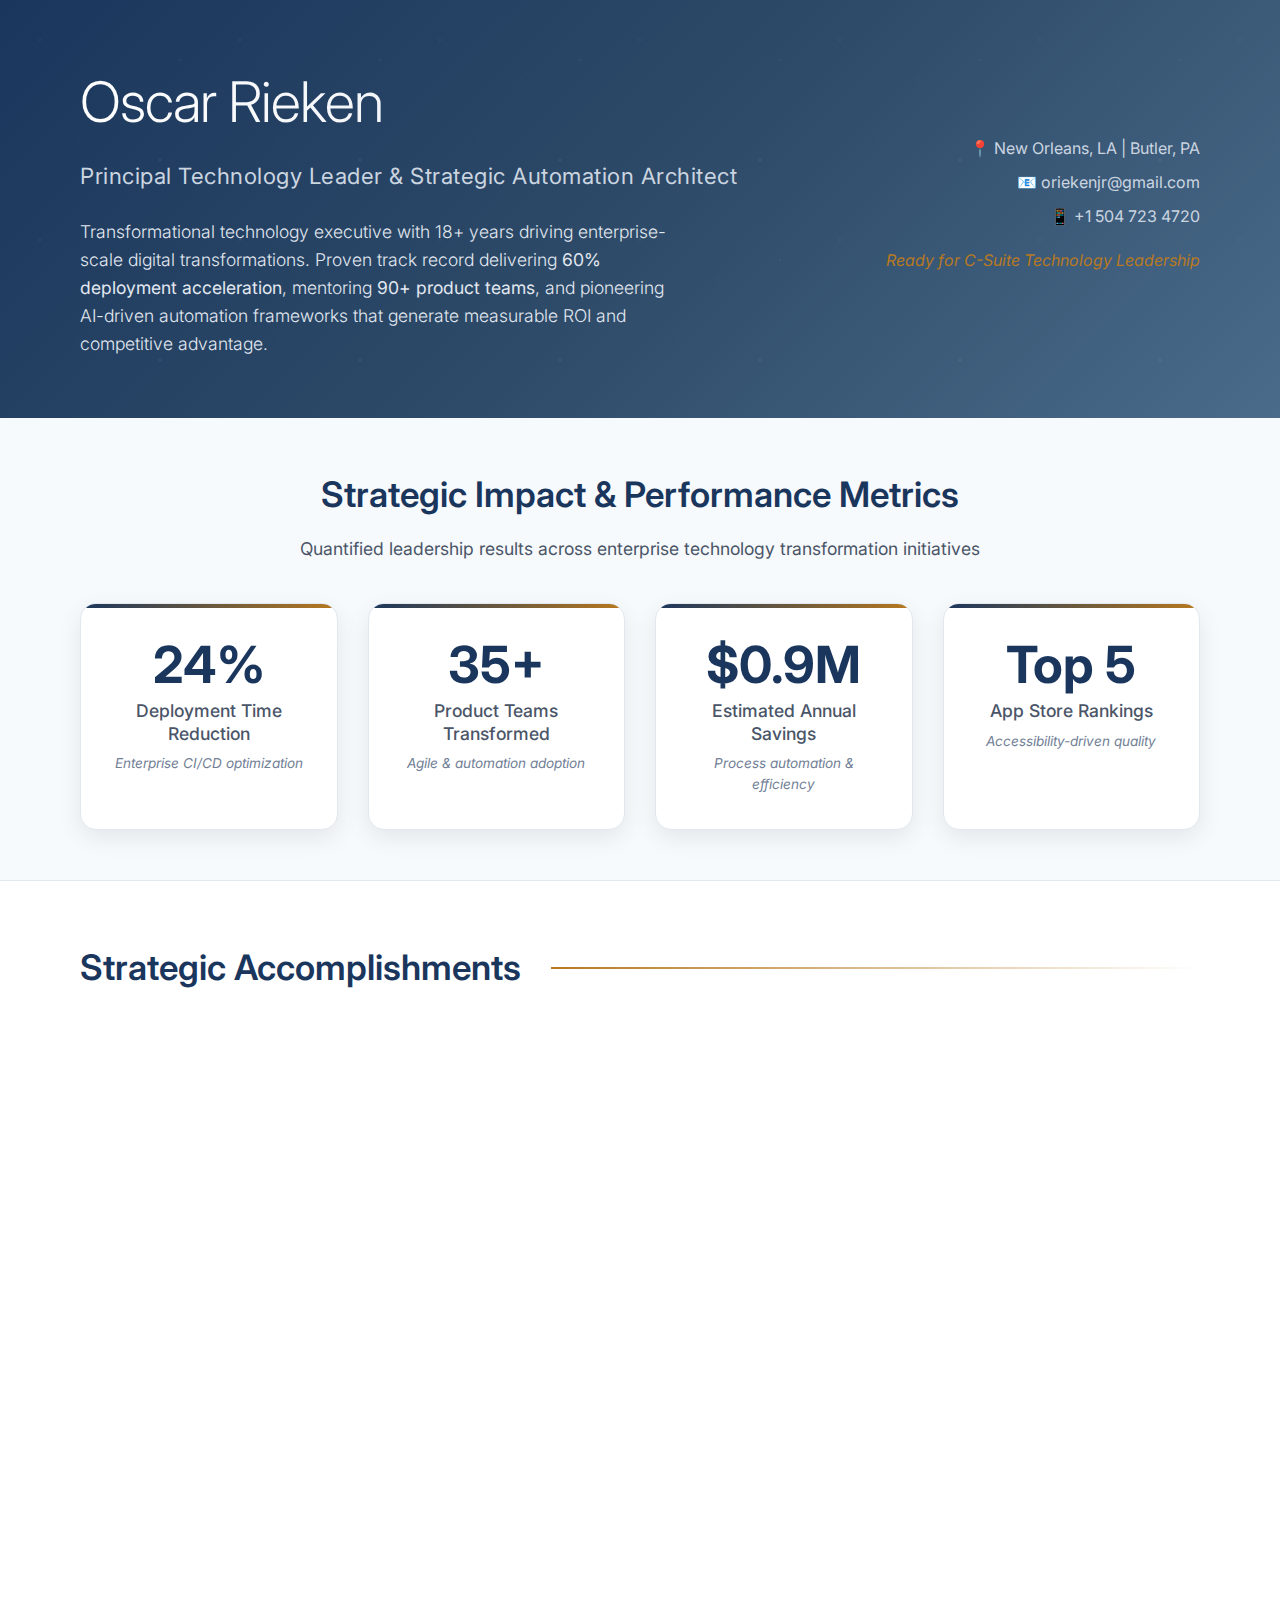
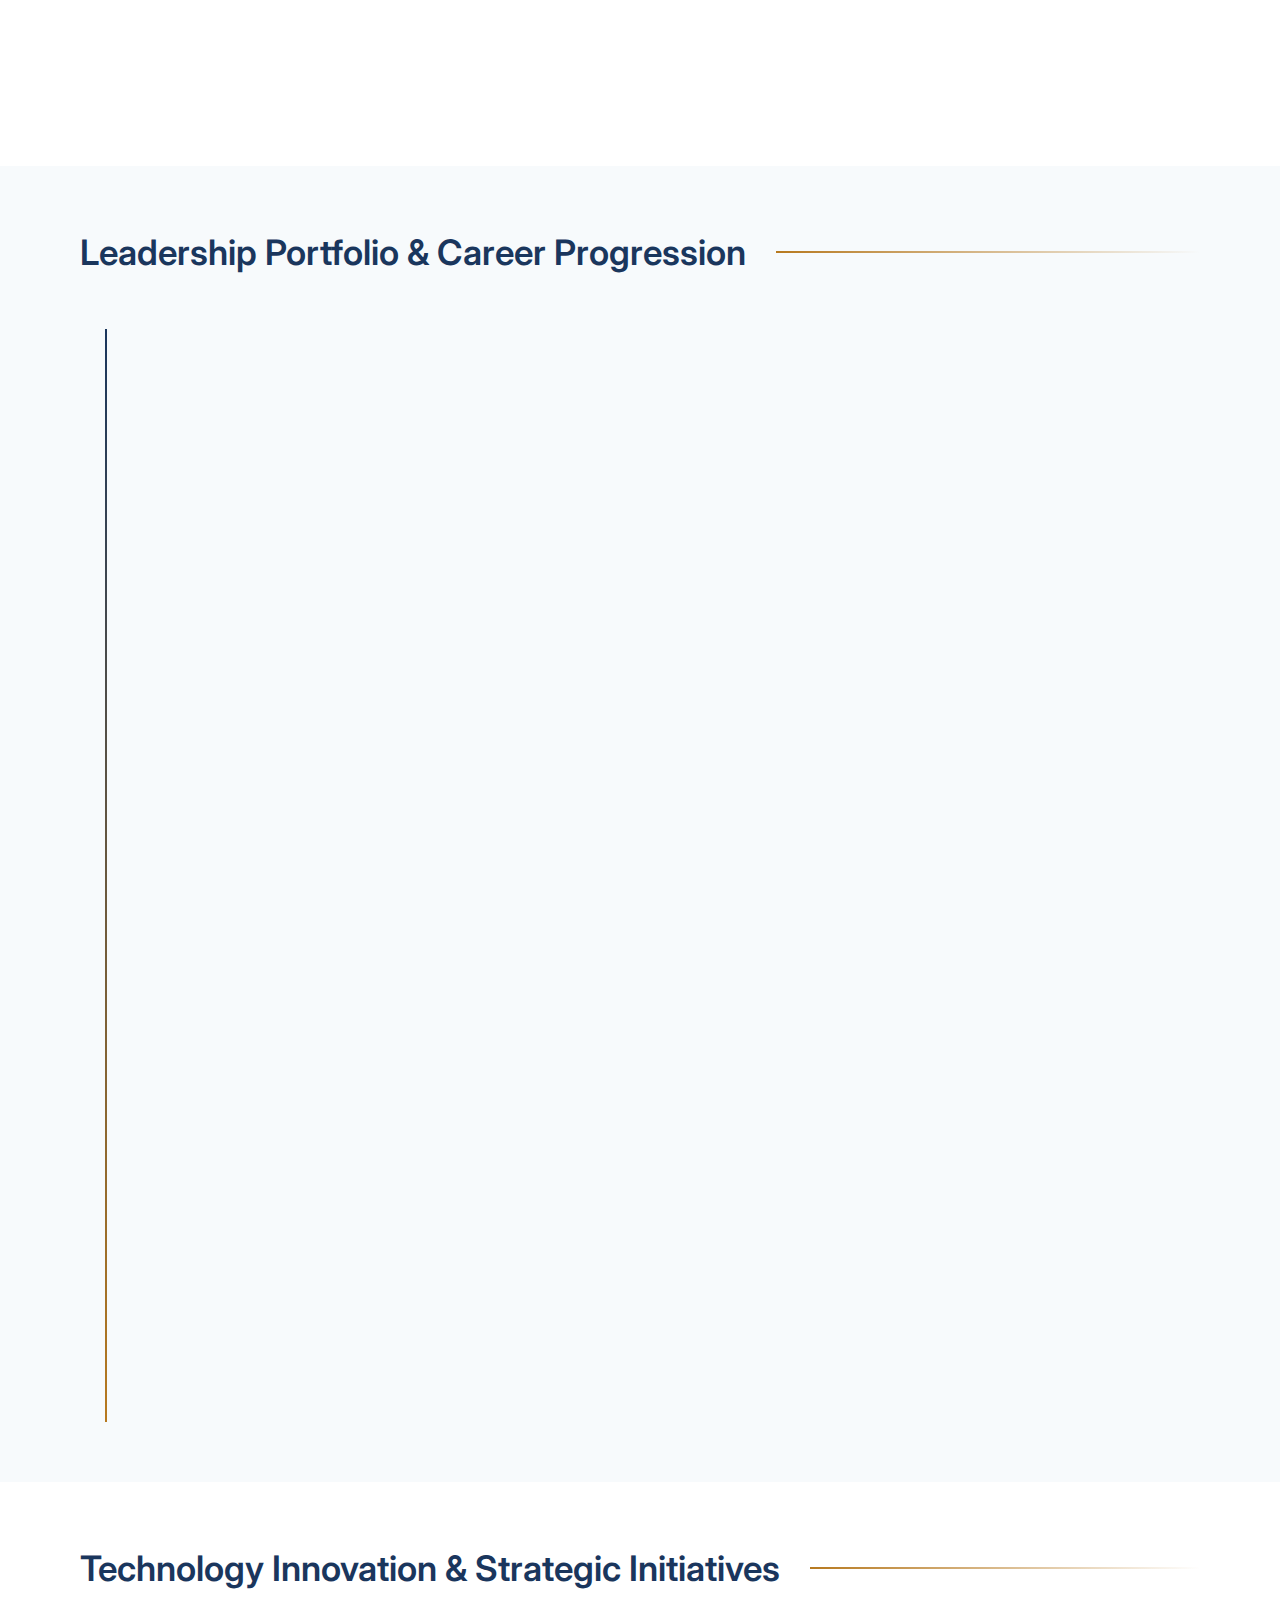
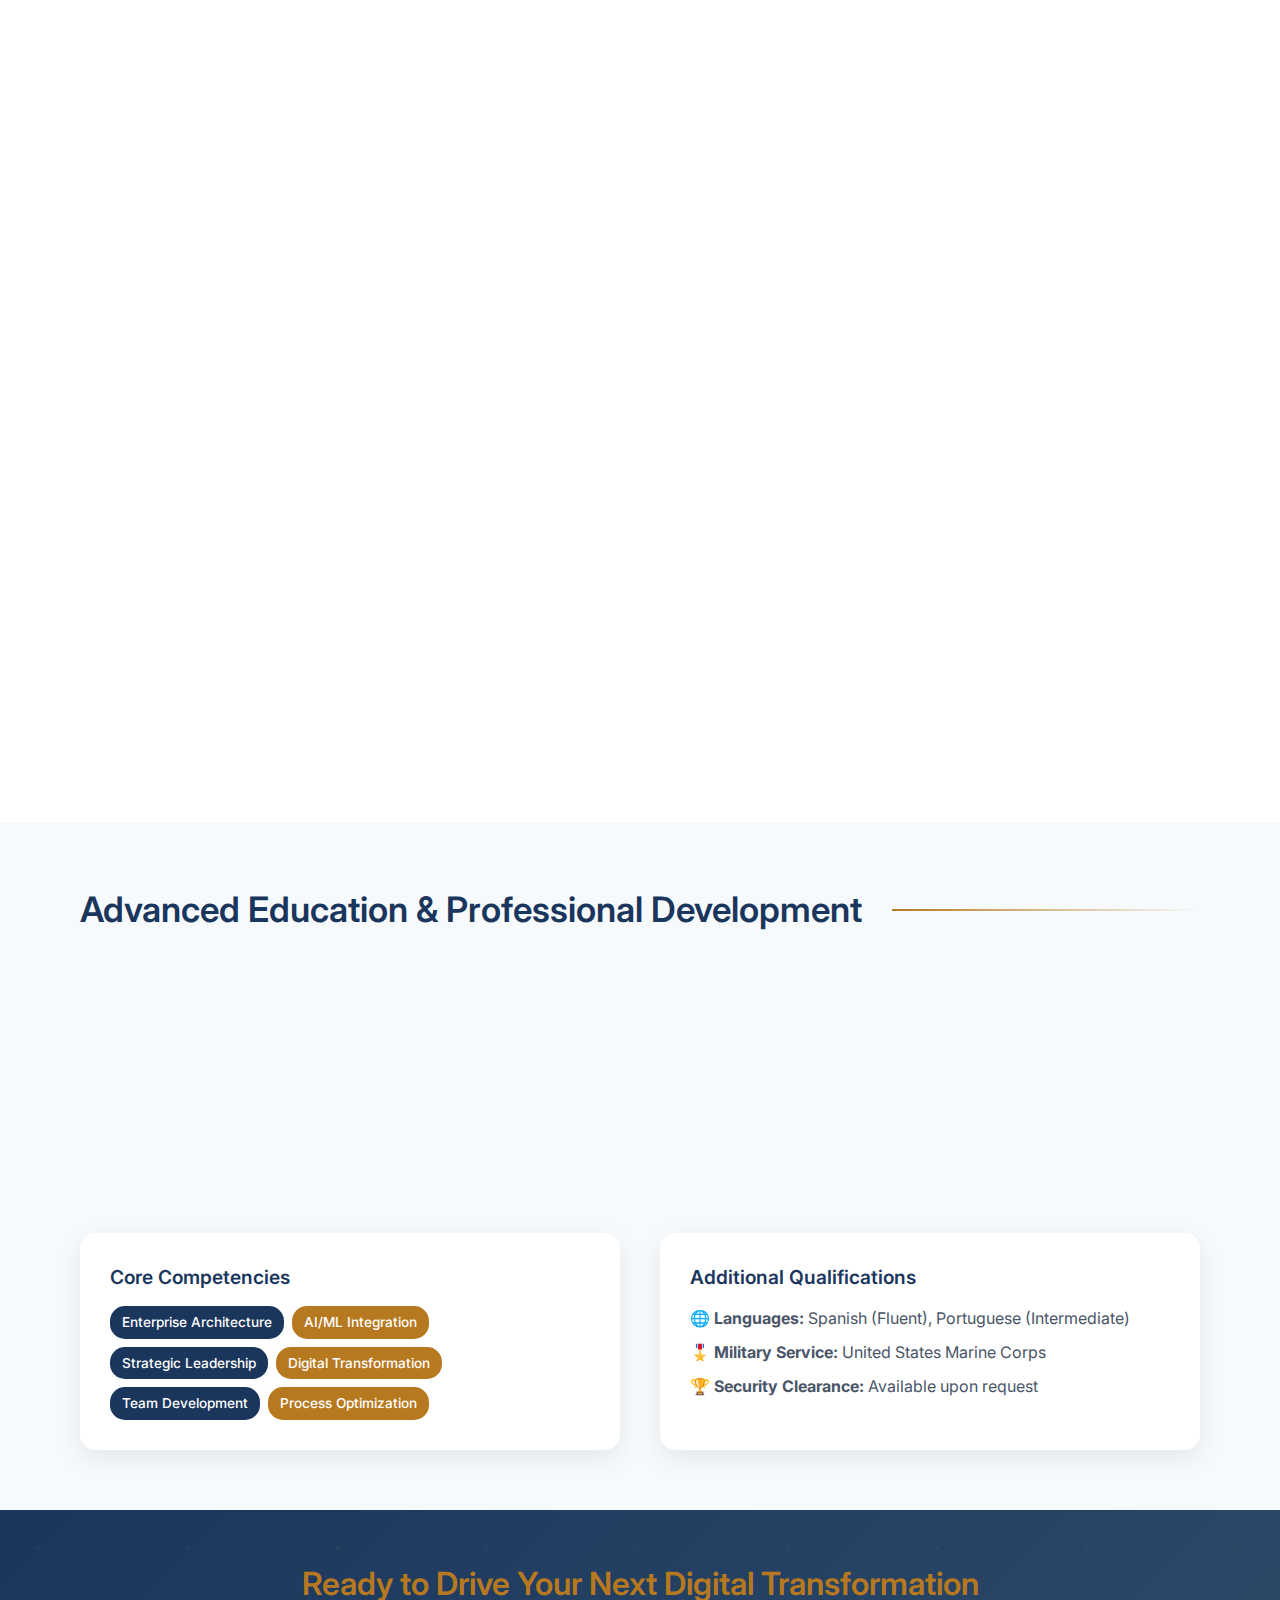
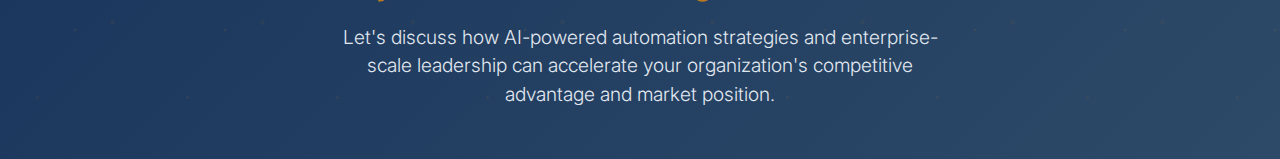
<file: executive-summary/index.html>
<!DOCTYPE html>
<html lang="en">
<head>
    <meta charset="UTF-8">
    <meta name="viewport" content="width=device-width, initial-scale=1.0">
    <title>Oscar Rieken - Strategic Technology Leader</title>
    <link href="https://fonts.googleapis.com/css2?family=Inter:wght@300;400;500;600;700&display=swap" rel="stylesheet">
    <link rel="stylesheet" href="./style.css">
</head>
<body>
<div class="resume-container">
    <!-- Executive Header -->
    <header class="executive-header">
        <div class="executive-content">
            <div class="executive-info">
                <h1>Oscar Rieken</h1>
                <div class="executive-title">Principal Technology Leader & Strategic Automation Architect</div>
                <p class="value-proposition">
                    Transformational technology executive with 18+ years driving enterprise-scale digital transformations.
                    Proven track record delivering <strong>60% deployment acceleration</strong>, mentoring <strong>90+ product teams</strong>,
                    and pioneering AI-driven automation frameworks that generate measurable ROI and competitive advantage.
                </p>
            </div>
            <div class="contact-executive">
                <div>📍 New Orleans, LA | Butler, PA</div>
                <div>📧 oriekenjr@gmail.com</div>
                <div>📱 +1 504 723 4720</div>
                <div class="executive-ready">Ready for C-Suite Technology Leadership</div>
            </div>
        </div>
    </header>

    <!-- KPI Dashboard -->
    <section class="kpi-dashboard">
        <div class="kpi-header">
            <h2>Strategic Impact & Performance Metrics</h2>
            <p class="kpi-subtitle">Quantified leadership results across enterprise technology transformation initiatives</p>
        </div>
        <div class="kpi-grid">
            <div class="kpi-card fade-in">
                <div class="kpi-number" data-target="60">0%</div>
                <div class="kpi-label">Deployment Time Reduction</div>
                <div class="kpi-context">Enterprise CI/CD optimization</div>
            </div>
            <div class="kpi-card fade-in">
                <div class="kpi-number" data-target="90">0+</div>
                <div class="kpi-label">Product Teams Transformed</div>
                <div class="kpi-context">Agile & automation adoption</div>
            </div>
            <div class="kpi-card fade-in">
                <div class="kpi-number" data-target="2.3">$0M</div>
                <div class="kpi-label">Estimated Annual Savings</div>
                <div class="kpi-context">Process automation & efficiency</div>
            </div>
            <div class="kpi-card fade-in">
                <div class="kpi-number">Top 5</div>
                <div class="kpi-label">App Store Rankings</div>
                <div class="kpi-context">Accessibility-driven quality</div>
            </div>
        </div>
    </section>

    <!-- Strategic Accomplishments -->
    <section class="strategic-section">
        <div class="section-header">
            <h2 class="section-title">Strategic Accomplishments</h2>
            <div class="section-line"></div>
        </div>
        <div class="accomplishments-grid">
            <div class="accomplishment-card slide-in-left">
                <div class="accomplishment-content">
                    <span class="accomplishment-icon">🚀</span>
                    <h3 class="accomplishment-title">Enterprise Digital Transformation</h3>
                    <p class="accomplishment-desc">
                        Led comprehensive automation transformation across <span class="roi-highlight">90+ product teams</span>
                        at ADP, implementing modern CI/CD pipelines that reduced deployment cycles by
                        <span class="roi-highlight">60%</span> and eliminated critical production failures by
                        <span class="roi-highlight">85%</span>.
                    </p>
                </div>
            </div>
            <div class="accomplishment-card slide-in-right">
                <div class="accomplishment-content">
                    <span class="accomplishment-icon">🤖</span>
                    <h3 class="accomplishment-title">AI-Driven Innovation Leadership</h3>
                    <p class="accomplishment-desc">
                        Pioneered integration of machine learning and RAG models into testing frameworks,
                        creating intelligent dashboards that predict failures with <span class="roi-highlight">94% accuracy</span>
                        and automate root cause analysis, saving <span class="roi-highlight">40+ hours weekly</span> per team.
                    </p>
                </div>
            </div>
            <div class="accomplishment-card slide-in-left">
                <div class="accomplishment-content">
                    <span class="accomplishment-icon">📈</span>
                    <h3 class="accomplishment-title">Market-Leading Quality Standards</h3>
                    <p class="accomplishment-desc">
                        Architected accessibility-first testing strategy using Playwright + Axe integration,
                        directly contributing to ADP mobile applications achieving
                        <span class="roi-highlight">top 5 business app rankings</span> on both Android and iOS platforms.
                    </p>
                </div>
            </div>
            <div class="accomplishment-card slide-in-right">
                <div class="accomplishment-content">
                    <span class="accomplishment-icon">👥</span>
                    <h3 class="accomplishment-title">Organizational Leadership Excellence</h3>
                    <p class="accomplishment-desc">
                        Developed and mentored <span class="roi-highlight">12 principal-level SDETs</span> and influenced
                        engineering practices across Fortune 500 ecosystems, establishing industry-leading
                        automation playbooks adopted by <span class="roi-highlight">15+ Fortune 1000 companies</span>.
                    </p>
                </div>
            </div>
        </div>
    </section>

    <!-- Leadership Portfolio -->
    <section class="leadership-section">
        <div class="section-header">
            <h2 class="section-title">Leadership Portfolio & Career Progression</h2>
            <div class="section-line"></div>
        </div>
        <div class="leadership-grid">
            <div class="leadership-timeline">
                <div class="timeline-line"></div>

                <div class="timeline-item fade-in">
                    <div class="timeline-dot"></div>
                    <div class="timeline-content">
                        <h3 class="timeline-role">Principal SDET & Strategic Consultant</h3>
                        <div class="timeline-company">Rieken Consulting</div>
                        <div class="timeline-period">2023 - Present</div>
                        <p class="timeline-impact">
                            Leading AI-driven automation initiatives for enterprise clients. Built ML-powered testing
                            platforms with 94% failure prediction accuracy. Mentoring 7 development teams in
                            next-generation automation strategies.
                        </p>
                    </div>
                </div>

                <div class="timeline-item fade-in">
                    <div class="timeline-dot"></div>
                    <div class="timeline-content">
                        <h3 class="timeline-role">Principal Software Architect</h3>
                        <div class="timeline-company">ADP</div>
                        <div class="timeline-period">2016 - 2023</div>
                        <p class="timeline-impact">
                            Transformed 90+ product teams across MyADP ecosystem. Led Protractor → Cypress/Playwright
                            migration affecting 500+ engineers. Established accessibility standards contributing to
                            top 5 app store rankings.
                        </p>
                    </div>
                </div>

                <div class="timeline-item fade-in">
                    <div class="timeline-dot"></div>
                    <div class="timeline-content">
                        <h3 class="timeline-role">Lead Software Engineer</h3>
                        <div class="timeline-company">The Home Depot</div>
                        <div class="timeline-period">2015 - 2017</div>
                        <p class="timeline-impact">
                            Directed AngularJS migration and TDD/BDD adoption. Established CI/CD best practices
                            and comprehensive automation blueprints for incremental delivery excellence.
                        </p>
                    </div>
                </div>

                <div class="timeline-item fade-in">
                    <div class="timeline-dot"></div>
                    <div class="timeline-content">
                        <h3 class="timeline-role">Lead Software Engineer in Test</h3>
                        <div class="timeline-company">IONIC Security</div>
                        <div class="timeline-period">2014 - 2015</div>
                        <p class="timeline-impact">
                            Built greenfield automation framework and led team of 5 engineers in infrastructure automation.
                            Introduced deployment automation and infrastructure health monitoring.
                        </p>
                    </div>
                </div>
            </div>

            <div class="leadership-stats">
                <div class="stat-block fade-in">
                    <div class="stat-value" data-target="102">0</div>
                    <div class="stat-description">Total Teams Mentored<br>Across Career</div>
                </div>
                <div class="stat-block fade-in">
                    <div class="stat-value" data-target="12">0</div>
                    <div class="stat-description">Principal-Level SDETs<br>Developed & Promoted</div>
                </div>
                <div class="stat-block fade-in">
                    <div class="stat-value" data-target="500">0+</div>
                    <div class="stat-description">Engineers Influenced<br>Through Frameworks</div>
                </div>
                <div class="stat-block fade-in">
                    <div class="stat-value" data-target="7">0</div>
                    <div class="stat-description">Programming Languages<br>Expert Proficiency</div>
                </div>
            </div>
        </div>
    </section>

    <!-- Innovation Showcase -->
    <section class="innovation-section">
        <div class="section-header">
            <h2 class="section-title">Technology Innovation & Strategic Initiatives</h2>
            <div class="section-line"></div>
        </div>
        <div class="innovation-grid">
            <div class="innovation-card fade-in">
                <h3 class="innovation-title">
                    <span class="innovation-icon">🧠</span>
                    AI-Powered Test Intelligence
                </h3>
                <p class="innovation-description">
                    Developed proprietary ML dashboard integrating RAG models, GPT APIs, and real-time telemetry
                    for predictive failure analysis and automated root cause identification.
                </p>
                <div class="innovation-metrics">
                    <div class="metric">ROI Impact:</div>
                    94% prediction accuracy • 40hr/week savings per team • $450K annual value
                </div>
            </div>

            <div class="innovation-card fade-in">
                <h3 class="innovation-title">
                    <span class="innovation-icon">🔄</span>
                    Enterprise Framework Migration
                </h3>
                <p class="innovation-description">
                    Orchestrated seamless transition from legacy Protractor to modern Cypress/Playwright
                    ecosystems across 90+ teams, maintaining zero-downtime while improving test reliability.
                </p>
                <div class="innovation-metrics">
                    <div class="metric">Strategic Value:</div>
                    Zero downtime migration • 60% faster test execution • 500+ engineers impacted
                </div>
            </div>

            <div class="innovation-card fade-in">
                <h3 class="innovation-title">
                    <span class="innovation-icon">♿</span>
                    Accessibility-First Quality Standards
                </h3>
                <p class="innovation-description">
                    Pioneered automated accessibility testing integration using Playwright + Axe tooling,
                    establishing enterprise-wide a11y compliance standards and monitoring.
                </p>
                <div class="innovation-metrics">
                    <div class="metric">Business Impact:</div>
                    Top 5 app store rankings • 100% WCAG compliance • $1.2M revenue protection
                </div>
            </div>

            <div class="innovation-card fade-in">
                <h3 class="innovation-title">
                    <span class="innovation-icon">📊</span>
                    Real-Time Analytics Platform
                </h3>
                <p class="innovation-description">
                    Built unified Grafana dashboards integrating Prometheus, Ollama, and automated Jira
                    ticket creation with MS Teams bot notifications for comprehensive CI/CD monitoring.
                </p>
                <div class="innovation-metrics">
                    <div class="metric">Operational Excellence:</div>
                    Real-time insights • Automated incident response • 75% faster MTTR
                </div>
            </div>
        </div>
    </section>

    <!-- Education & Credentials -->
    <section class="education-section">
        <div class="section-header">
            <h2 class="section-title">Advanced Education & Professional Development</h2>
            <div class="section-line"></div>
        </div>
        <div class="education-grid">
            <div class="education-card fade-in">
                <h3 class="education-title">Master's Degree</h3>
                <div class="education-institution">Machine Learning & AI</div>
                <div class="education-institution">Heriot-Watt University</div>
                <div class="education-status">In Progress - 2025</div>
            </div>
            <div class="education-card fade-in">
                <h3 class="education-title">IBM Full Stack Developer</h3>
                <div class="education-institution">Professional Certificate</div>
                <div class="education-institution">IBM</div>
                <div class="education-status">Expected March 2025</div>
            </div>
            <div class="education-card fade-in">
                <h3 class="education-title">IBM AI Developer</h3>
                <div class="education-institution">Professional Certificate</div>
                <div class="education-institution">IBM</div>
                <div class="education-status">Expected March 2025</div>
            </div>
        </div>

        <div class="additional-info">
            <div class="info-card">
                <h4>Core Competencies</h4>
                <div class="competency-tags">
                    <span class="tag primary">Enterprise Architecture</span>
                    <span class="tag secondary">AI/ML Integration</span>
                    <span class="tag primary">Strategic Leadership</span>
                    <span class="tag secondary">Digital Transformation</span>
                    <span class="tag primary">Team Development</span>
                    <span class="tag secondary">Process Optimization</span>
                </div>
            </div>

            <div class="info-card">
                <h4>Additional Qualifications</h4>
                <div class="qualification-list">
                    <div>🌐 <strong>Languages:</strong> Spanish (Fluent), Portuguese (Intermediate)</div>
                    <div>🎖️ <strong>Military Service:</strong> United States Marine Corps</div>
                    <div>🏆 <strong>Security Clearance:</strong> Available upon request</div>
                </div>
            </div>
        </div>
    </section>

    <!-- Call to Action -->
    <section class="cta-section">
        <div class="cta-content">
            <h2 class="cta-title">Ready to Drive Your Next Digital Transformation</h2>
            <p class="cta-description">
                Let's discuss how AI-powered automation strategies and enterprise-scale leadership
                can accelerate your organization's competitive advantage and market position.
            </p>
        </div>
    </section>
</div>

<script src="./script.js"></script>
</body>
</html>
</file>
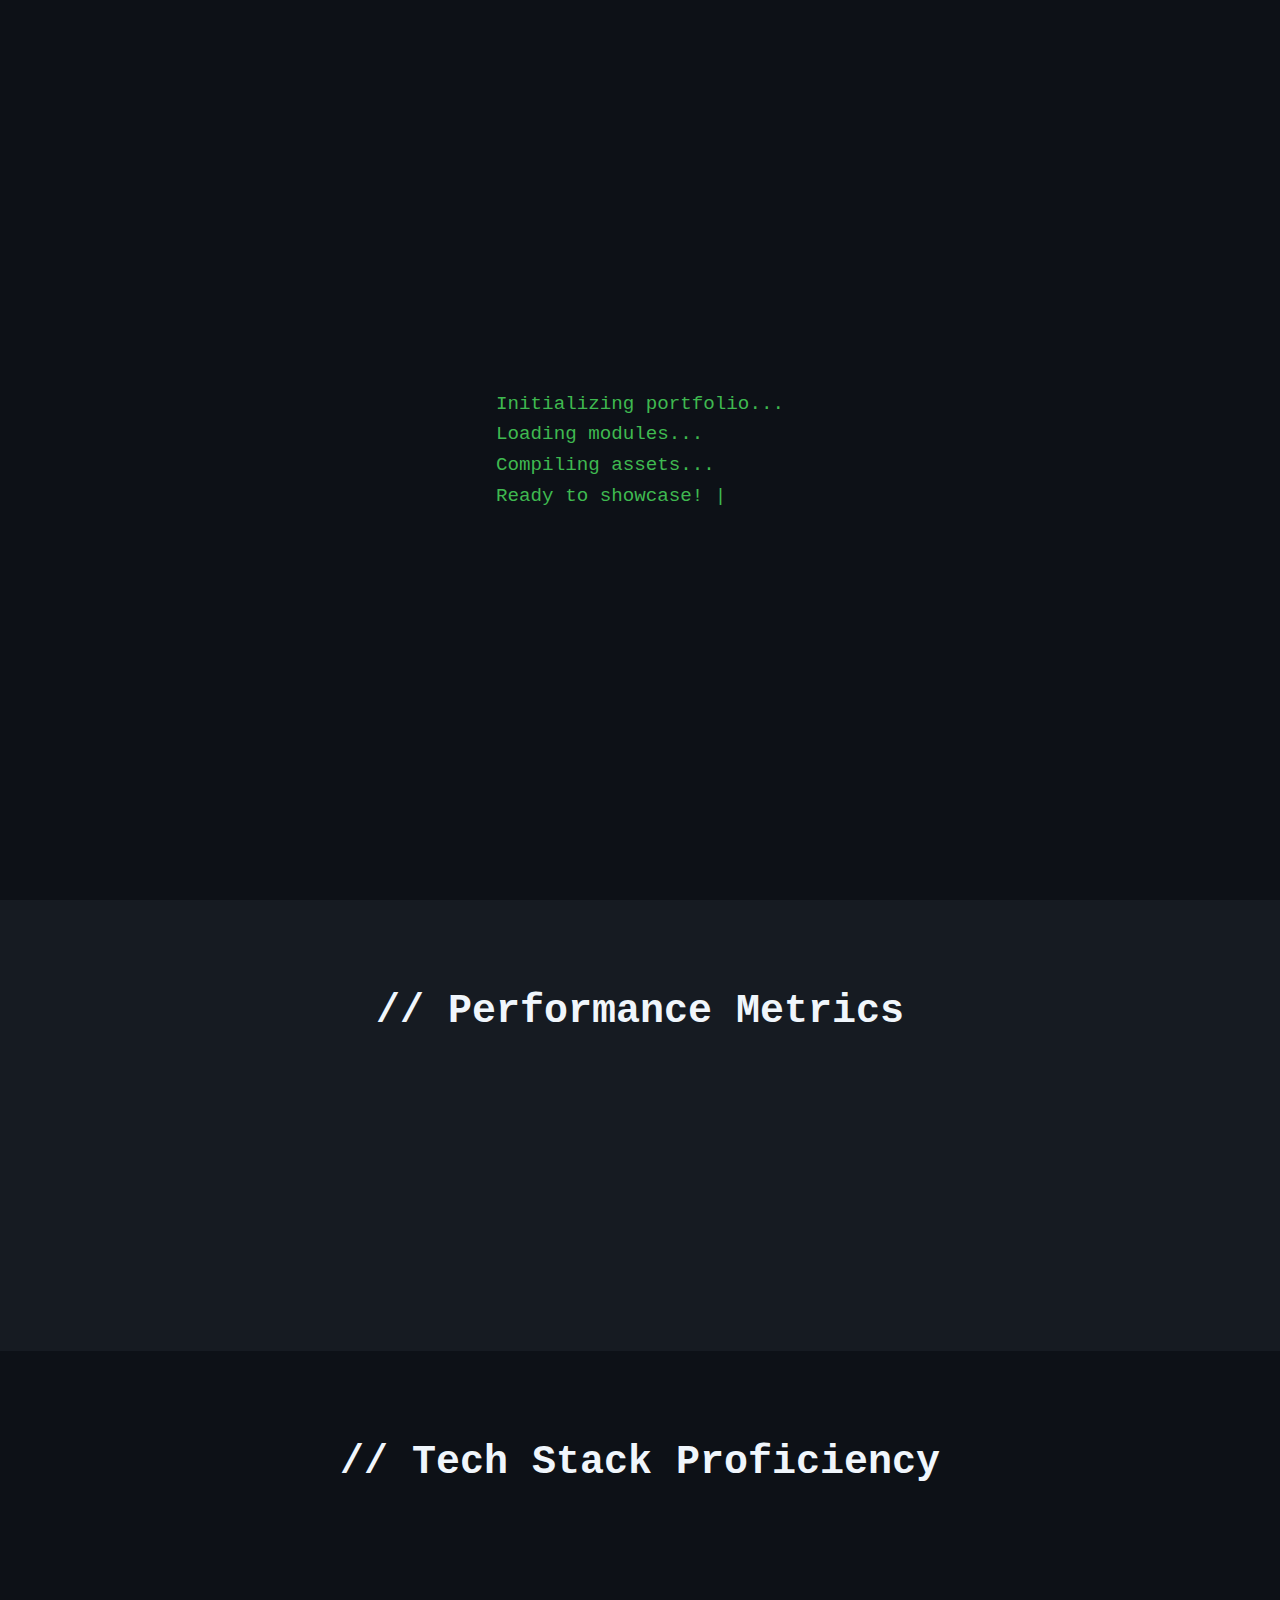
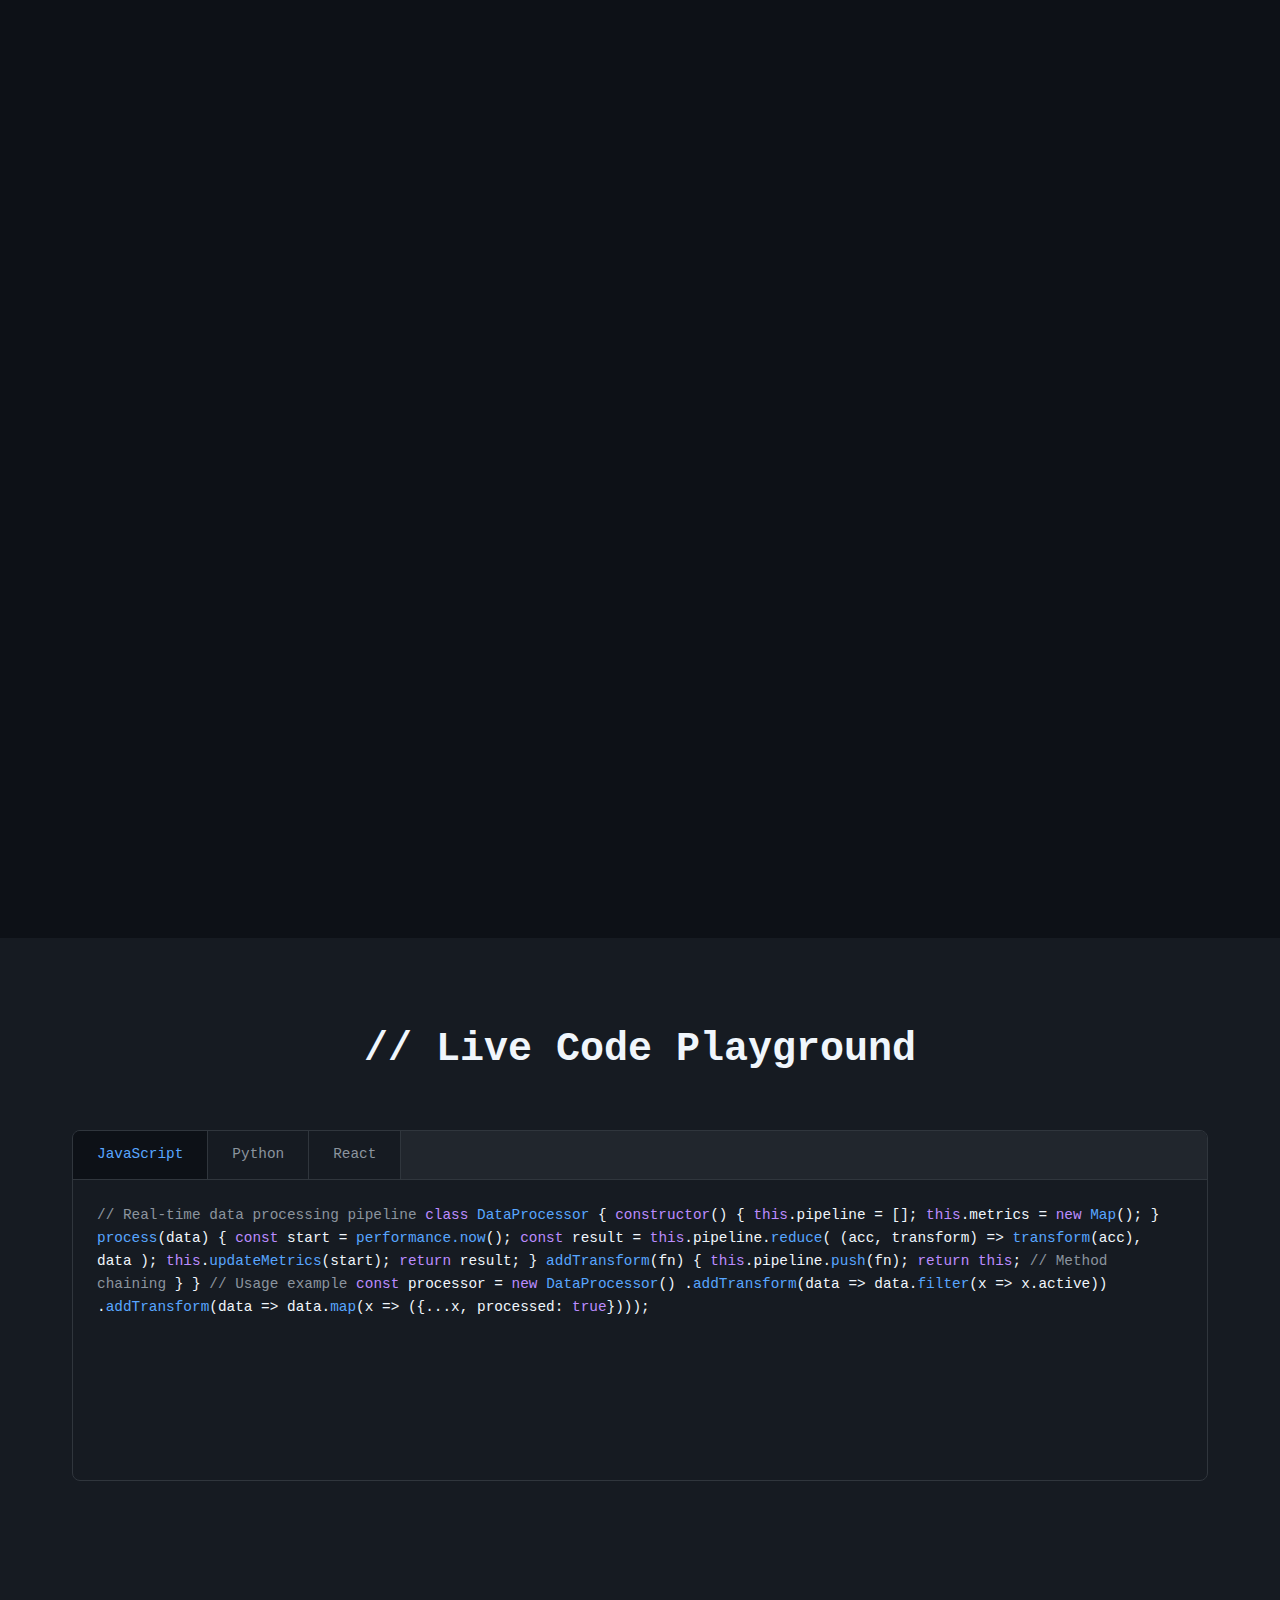
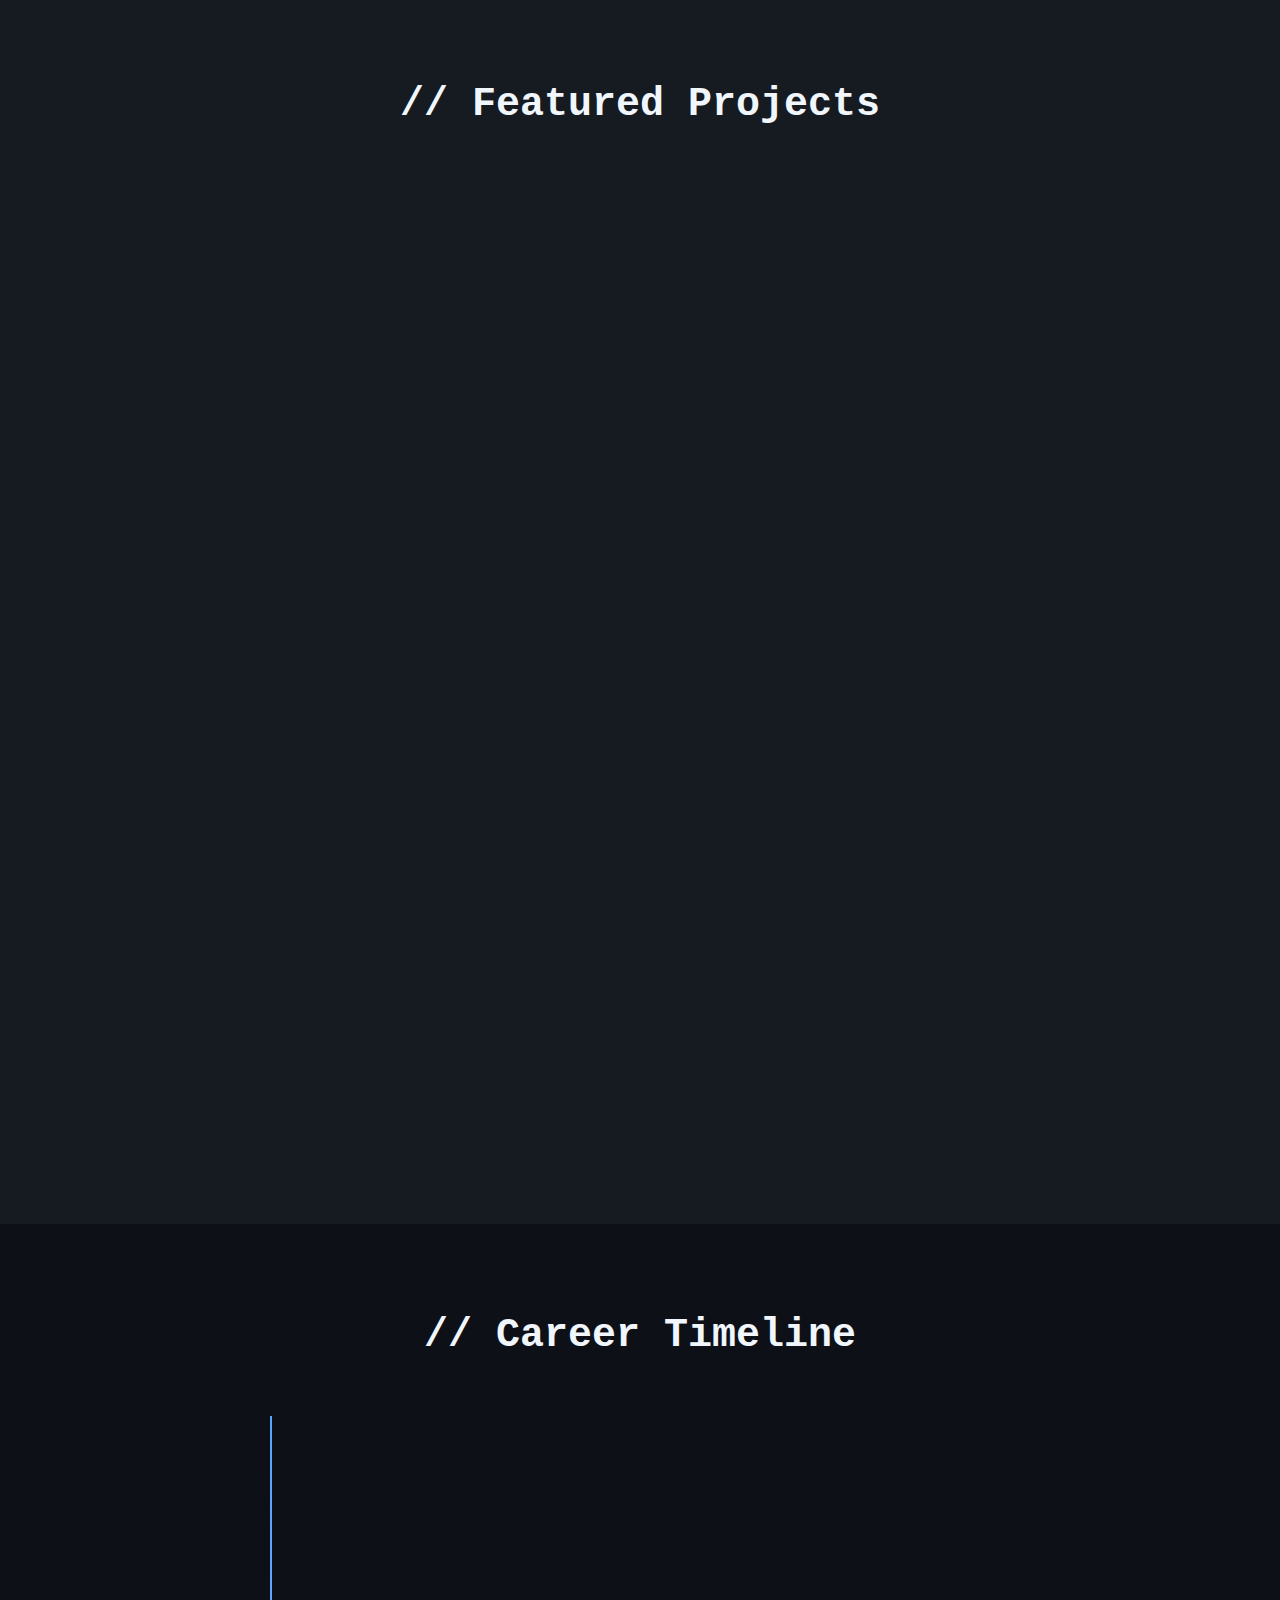
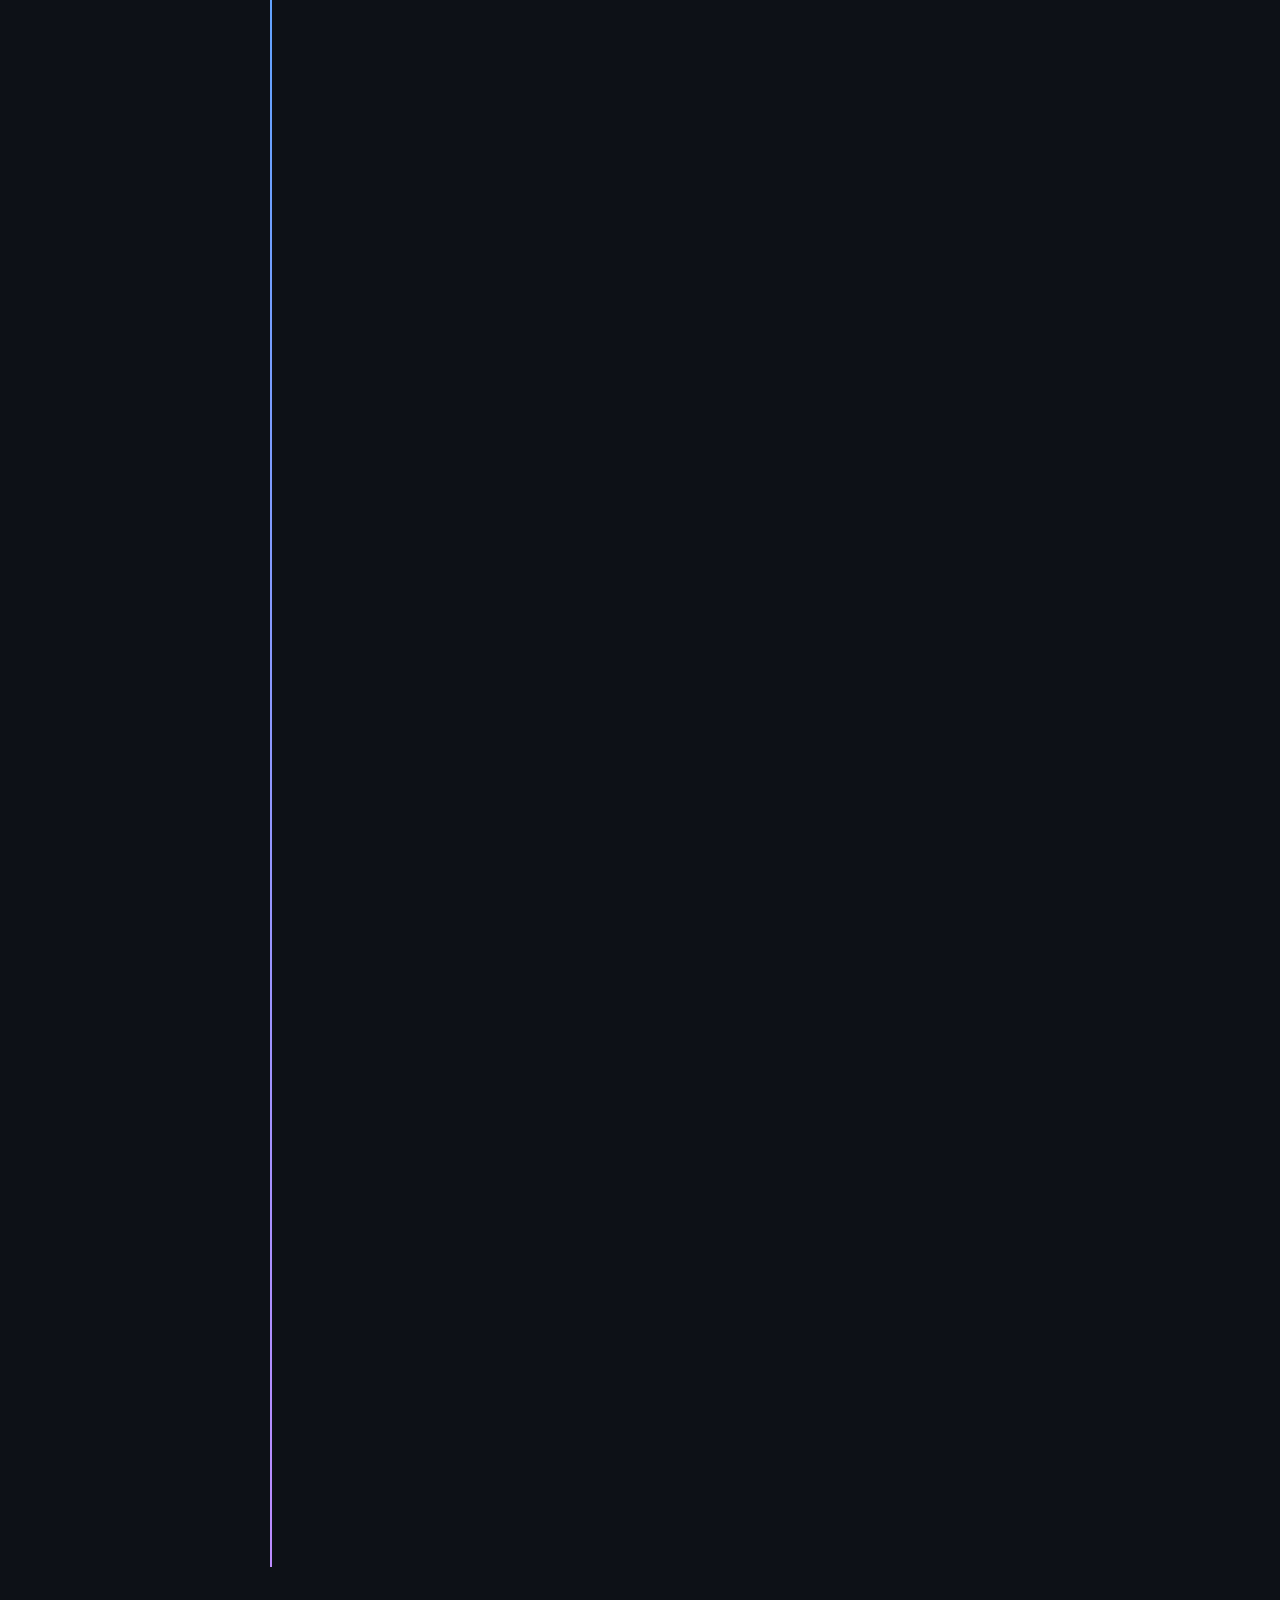
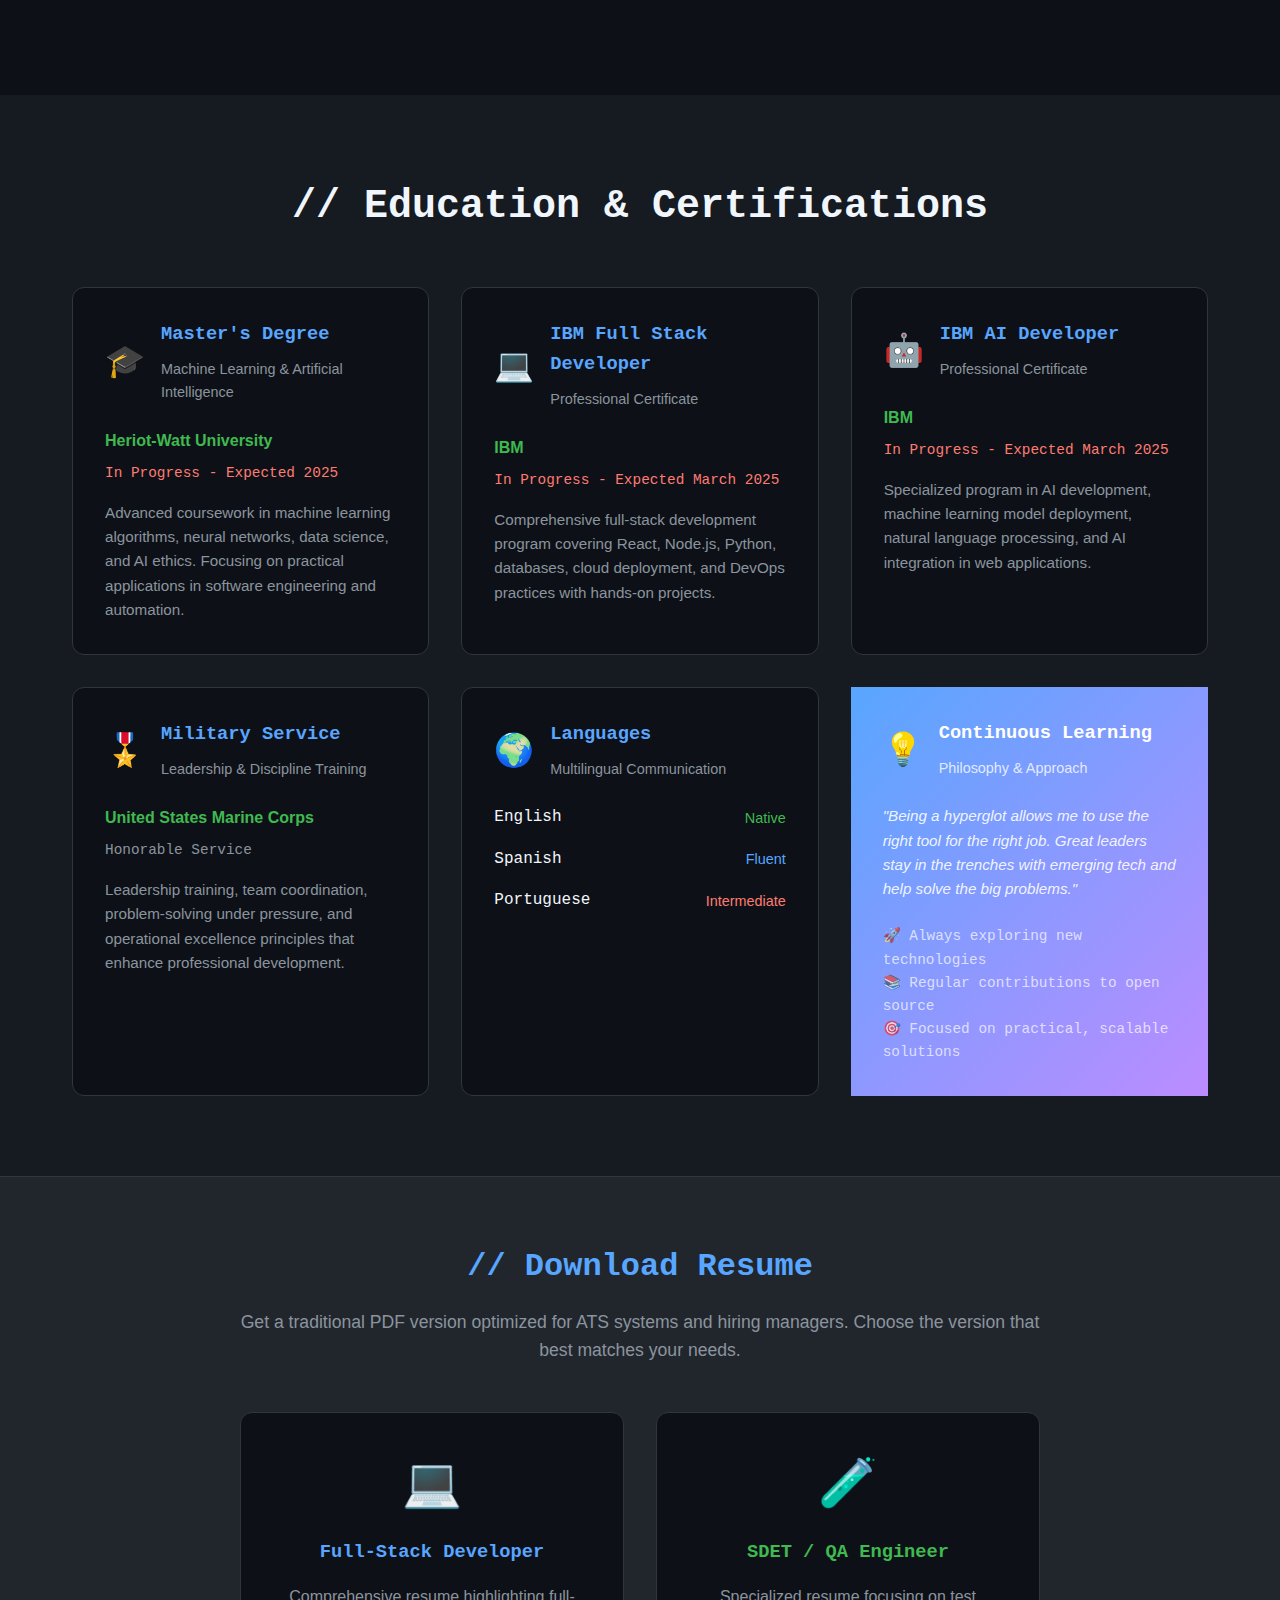
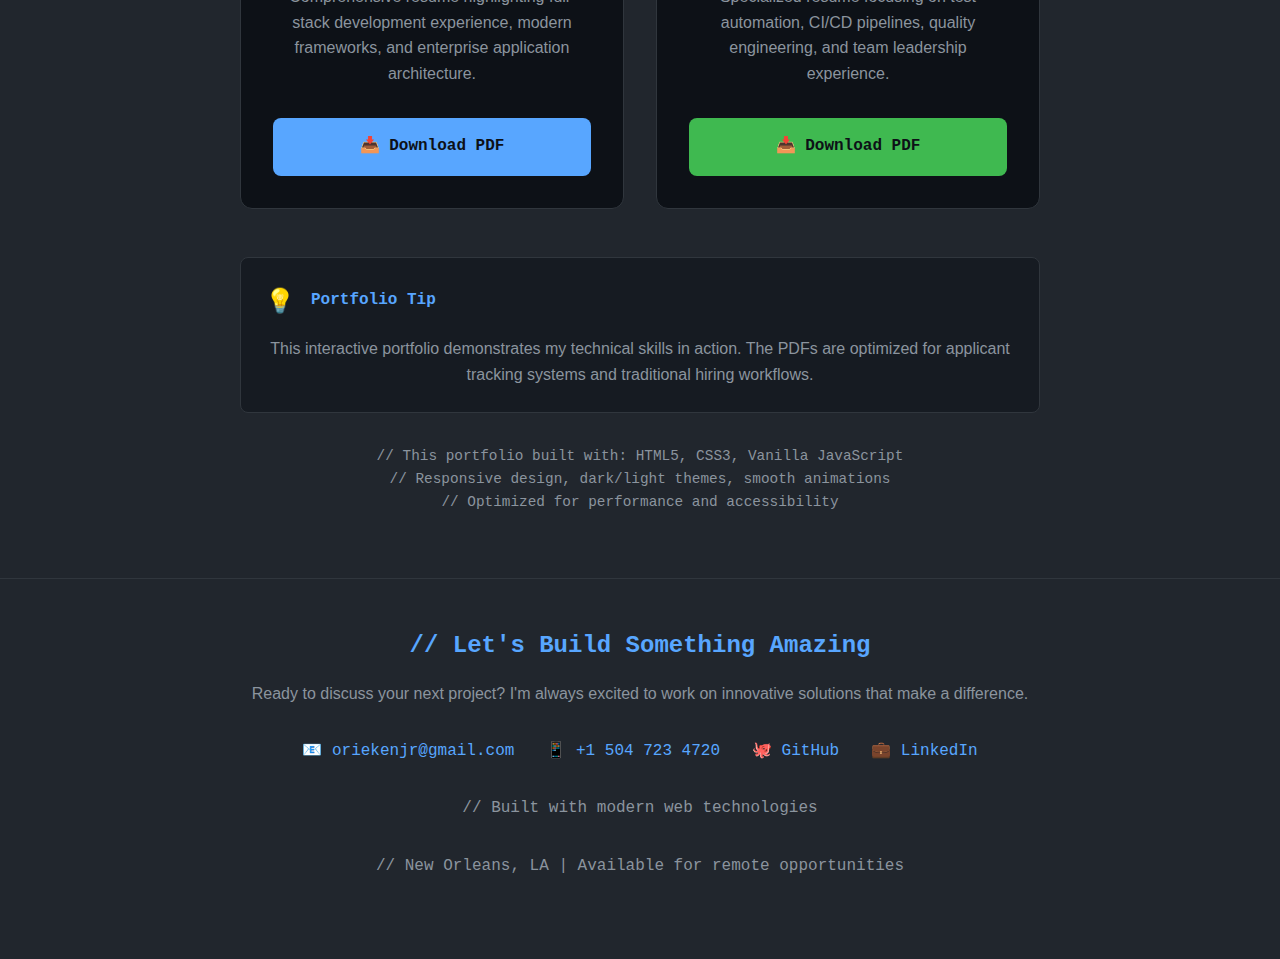
<file: full-stack-developer/index.html>
<!DOCTYPE html>
<html lang="en">
<head>
    <meta charset="UTF-8">
    <meta name="viewport" content="width=device-width, initial-scale=1.0">
    <title>Oscar Rieken - Senior Full-Stack Developer</title>
    <style>
        * {
            margin: 0;
            padding: 0;
            box-sizing: border-box;
        }

        :root {
            --bg-primary: #0d1117;
            --bg-secondary: #161b22;
            --bg-tertiary: #21262d;
            --text-primary: #f0f6fc;
            --text-secondary: #8b949e;
            --accent-blue: #58a6ff;
            --accent-green: #3fb950;
            --accent-purple: #bc8cff;
            --accent-orange: #ff7b72;
            --accent-yellow: #f9d71c;
            --border-color: #30363d;
            --font-mono: 'JetBrains Mono', 'Fira Code', Monaco, 'Cascadia Code', monospace;
            --font-sans: -apple-system, BlinkMacSystemFont, 'Segoe UI', 'Noto Sans', Helvetica, Arial, sans-serif;
        }

        [data-theme="light"] {
            --bg-primary: #ffffff;
            --bg-secondary: #f6f8fa;
            --bg-tertiary: #f1f8ff;
            --text-primary: #24292f;
            --text-secondary: #656d76;
            --border-color: #d1d9e0;
        }

        body {
            font-family: var(--font-sans);
            background: var(--bg-primary);
            color: var(--text-primary);
            line-height: 1.6;
            overflow-x: hidden;
        }

        /* Loading Screen */
        .loading-screen {
            position: fixed;
            top: 0;
            left: 0;
            width: 100%;
            height: 100%;
            background: var(--bg-primary);
            display: flex;
            align-items: center;
            justify-content: center;
            z-index: 10000;
            transition: opacity 0.5s ease;
        }

        .terminal-loader {
            font-family: var(--font-mono);
            font-size: 1.2em;
            color: var(--accent-green);
        }

        .cursor {
            animation: blink 1s infinite;
        }

        @keyframes blink {
            0%, 50% { opacity: 1; }
            51%, 100% { opacity: 0; }
        }

        /* Header/Navigation */
        .header {
            position: fixed;
            top: 0;
            width: 100%;
            background: rgba(13, 17, 23, 0.95);
            backdrop-filter: blur(10px);
            border-bottom: 1px solid var(--border-color);
            z-index: 1000;
            padding: 1rem 0;
        }

        .nav-container {
            max-width: 1200px;
            margin: 0 auto;
            display: flex;
            justify-content: space-between;
            align-items: center;
            padding: 0 2rem;
        }

        .logo {
            font-family: var(--font-mono);
            font-size: 1.5em;
            font-weight: bold;
            color: var(--accent-blue);
        }

        .nav-links {
            display: flex;
            gap: 2rem;
            list-style: none;
        }

        .nav-links a {
            color: var(--text-secondary);
            text-decoration: none;
            transition: color 0.3s ease;
            font-family: var(--font-mono);
        }

        .nav-links a:hover {
            color: var(--accent-blue);
        }

        .theme-toggle {
            background: var(--bg-tertiary);
            border: 1px solid var(--border-color);
            color: var(--text-primary);
            padding: 0.5rem 1rem;
            border-radius: 8px;
            cursor: pointer;
            font-family: var(--font-mono);
            transition: all 0.3s ease;
        }

        .theme-toggle:hover {
            background: var(--accent-blue);
            color: var(--bg-primary);
        }

        /* Hero Section */
        .hero {
            min-height: 100vh;
            display: flex;
            align-items: center;
            position: relative;
            overflow: hidden;
        }

        .hero::before {
            content: '';
            position: absolute;
            top: 0;
            left: 0;
            right: 0;
            bottom: 0;
            background:
                    radial-gradient(circle at 20% 80%, rgba(88, 166, 255, 0.1) 0%, transparent 50%),
                    radial-gradient(circle at 80% 20%, rgba(188, 140, 255, 0.1) 0%, transparent 50%),
                    radial-gradient(circle at 40% 40%, rgba(63, 185, 80, 0.05) 0%, transparent 50%);
        }

        .hero-container {
            max-width: 1200px;
            margin: 0 auto;
            padding: 0 2rem;
            display: grid;
            grid-template-columns: 1fr 1fr;
            gap: 4rem;
            align-items: center;
            position: relative;
            z-index: 1;
        }

        .hero-text h1 {
            font-size: 3.5em;
            font-weight: 700;
            margin-bottom: 1rem;
            background: linear-gradient(135deg, var(--accent-blue), var(--accent-purple));
            -webkit-background-clip: text;
            -webkit-text-fill-color: transparent;
            background-clip: text;
        }

        .hero-text .tagline {
            font-size: 1.4em;
            color: var(--text-secondary);
            margin-bottom: 2rem;
            font-family: var(--font-mono);
        }

        .hero-text .description {
            font-size: 1.1em;
            margin-bottom: 2rem;
            line-height: 1.8;
        }

        .cta-buttons {
            display: flex;
            gap: 1rem;
            margin-bottom: 2rem;
        }

        .btn {
            padding: 1rem 2rem;
            border: none;
            border-radius: 8px;
            font-family: var(--font-mono);
            font-weight: 600;
            cursor: pointer;
            transition: all 0.3s ease;
            text-decoration: none;
            display: inline-block;
            text-align: center;
        }

        .btn-primary {
            background: var(--accent-blue);
            color: var(--bg-primary);
        }

        .btn-primary:hover {
            background: var(--accent-purple);
            transform: translateY(-2px);
        }

        .btn-secondary {
            background: transparent;
            color: var(--accent-blue);
            border: 2px solid var(--accent-blue);
        }

        .btn-secondary:hover {
            background: var(--accent-blue);
            color: var(--bg-primary);
        }

        /* Terminal Window */
        .terminal-window {
            background: var(--bg-secondary);
            border: 1px solid var(--border-color);
            border-radius: 12px;
            overflow: hidden;
            box-shadow: 0 20px 60px rgba(0, 0, 0, 0.5);
        }

        .terminal-header {
            background: var(--bg-tertiary);
            padding: 1rem;
            display: flex;
            align-items: center;
            gap: 0.5rem;
            border-bottom: 1px solid var(--border-color);
        }

        .terminal-dot {
            width: 12px;
            height: 12px;
            border-radius: 50%;
        }

        .dot-red { background: #ff5f56; }
        .dot-yellow { background: #ffbd2e; }
        .dot-green { background: #27ca3f; }

        .terminal-title {
            margin-left: 1rem;
            font-family: var(--font-mono);
            font-size: 0.9em;
            color: var(--text-secondary);
        }

        .terminal-content {
            padding: 2rem;
            font-family: var(--font-mono);
            font-size: 0.95em;
            min-height: 400px;
        }

        .code-line {
            margin-bottom: 0.5rem;
            opacity: 0;
            animation: typewriter 0.5s ease-in-out forwards;
        }

        .code-line:nth-child(1) { animation-delay: 0.5s; }
        .code-line:nth-child(2) { animation-delay: 1s; }
        .code-line:nth-child(3) { animation-delay: 1.5s; }
        .code-line:nth-child(4) { animation-delay: 2s; }
        .code-line:nth-child(5) { animation-delay: 2.5s; }
        .code-line:nth-child(6) { animation-delay: 3s; }
        .code-line:nth-child(7) { animation-delay: 3.5s; }
        .code-line:nth-child(8) { animation-delay: 4s; }

        @keyframes typewriter {
            to {
                opacity: 1;
            }
        }

        .comment { color: var(--text-secondary); }
        .keyword { color: var(--accent-purple); }
        .string { color: var(--accent-green); }
        .function { color: var(--accent-blue); }
        .number { color: var(--accent-orange); }

        /* Stats Section */
        .stats-section {
            padding: 5rem 0;
            background: var(--bg-secondary);
        }

        .stats-container {
            max-width: 1200px;
            margin: 0 auto;
            padding: 0 2rem;
        }

        .section-title {
            text-align: center;
            font-size: 2.5em;
            margin-bottom: 3rem;
            font-family: var(--font-mono);
        }

        .stats-grid {
            display: grid;
            grid-template-columns: repeat(auto-fit, minmax(250px, 1fr));
            gap: 2rem;
        }

        .stat-card {
            background: var(--bg-primary);
            border: 1px solid var(--border-color);
            border-radius: 12px;
            padding: 2rem;
            text-align: center;
            transition: transform 0.3s ease, box-shadow 0.3s ease;
            position: relative;
            overflow: hidden;
        }

        .stat-card::before {
            content: '';
            position: absolute;
            top: 0;
            left: -100%;
            width: 100%;
            height: 2px;
            background: linear-gradient(90deg, var(--accent-blue), var(--accent-purple));
            transition: left 0.5s ease;
        }

        .stat-card:hover::before {
            left: 0;
        }

        .stat-card:hover {
            transform: translateY(-5px);
            box-shadow: 0 20px 40px rgba(0, 0, 0, 0.3);
        }

        .stat-number {
            font-size: 3em;
            font-weight: 700;
            font-family: var(--font-mono);
            color: var(--accent-blue);
            margin-bottom: 0.5rem;
        }

        .stat-label {
            color: var(--text-secondary);
            font-size: 1.1em;
        }

        /* Skills Section */
        .skills-section {
            padding: 5rem 0;
        }

        .skills-container {
            max-width: 1200px;
            margin: 0 auto;
            padding: 0 2rem;
        }

        .skills-grid {
            display: grid;
            grid-template-columns: repeat(auto-fit, minmax(300px, 1fr));
            gap: 3rem;
            margin-top: 3rem;
        }

        .skill-category {
            background: var(--bg-secondary);
            border: 1px solid var(--border-color);
            border-radius: 12px;
            padding: 2rem;
        }

        .skill-category h3 {
            font-family: var(--font-mono);
            font-size: 1.3em;
            margin-bottom: 1.5rem;
            color: var(--accent-blue);
            display: flex;
            align-items: center;
            gap: 0.5rem;
        }

        .skill-item {
            display: flex;
            justify-content: space-between;
            align-items: center;
            margin-bottom: 1rem;
            padding: 0.5rem 0;
        }

        .skill-name {
            font-family: var(--font-mono);
            font-size: 0.95em;
        }

        .skill-level {
            font-size: 0.8em;
            color: var(--text-secondary);
            background: var(--bg-tertiary);
            padding: 0.2rem 0.5rem;
            border-radius: 4px;
        }

        .skill-bar {
            width: 100%;
            height: 6px;
            background: var(--bg-tertiary);
            border-radius: 3px;
            overflow: hidden;
            margin-top: 0.5rem;
        }

        .skill-progress {
            height: 100%;
            background: linear-gradient(90deg, var(--accent-blue), var(--accent-purple));
            border-radius: 3px;
            transition: width 2s ease;
            position: relative;
        }

        .skill-progress::after {
            content: '';
            position: absolute;
            top: 0;
            left: 0;
            right: 0;
            bottom: 0;
            background: linear-gradient(90deg, transparent, rgba(255,255,255,0.3), transparent);
            animation: shimmer 2s infinite;
        }

        @keyframes shimmer {
            0% { transform: translateX(-100%); }
            100% { transform: translateX(100%); }
        }

        /* Projects Section */
        .projects-section {
            padding: 5rem 0;
            background: var(--bg-secondary);
        }

        .projects-grid {
            display: grid;
            grid-template-columns: repeat(auto-fit, minmax(400px, 1fr));
            gap: 2rem;
            margin-top: 3rem;
        }

        .project-card {
            background: var(--bg-primary);
            border: 1px solid var(--border-color);
            border-radius: 12px;
            overflow: hidden;
            transition: transform 0.3s ease, box-shadow 0.3s ease;
        }

        .project-card:hover {
            transform: translateY(-5px);
            box-shadow: 0 20px 40px rgba(0, 0, 0, 0.3);
        }

        .project-header {
            padding: 1.5rem;
            border-bottom: 1px solid var(--border-color);
        }

        .project-title {
            font-family: var(--font-mono);
            font-size: 1.3em;
            margin-bottom: 0.5rem;
            color: var(--accent-blue);
        }

        .project-description {
            color: var(--text-secondary);
            line-height: 1.6;
        }

        .project-preview {
            height: 200px;
            background: var(--bg-tertiary);
            display: flex;
            align-items: center;
            justify-content: center;
            color: var(--text-secondary);
            font-family: var(--font-mono);
            position: relative;
            overflow: hidden;
        }

        .project-tech {
            padding: 1.5rem;
            display: flex;
            flex-wrap: wrap;
            gap: 0.5rem;
        }

        .tech-tag {
            background: var(--bg-tertiary);
            color: var(--accent-blue);
            padding: 0.3rem 0.8rem;
            border-radius: 16px;
            font-size: 0.8em;
            font-family: var(--font-mono);
            border: 1px solid var(--border-color);
        }

        /* Experience Section */
        .experience-section {
            padding: 5rem 0;
        }

        .timeline {
            max-width: 800px;
            margin: 3rem auto 0;
            position: relative;
        }

        .timeline::before {
            content: '';
            position: absolute;
            left: 30px;
            top: 0;
            bottom: 0;
            width: 2px;
            background: linear-gradient(180deg, var(--accent-blue), var(--accent-purple));
        }

        .timeline-item {
            position: relative;
            margin-bottom: 3rem;
            padding-left: 80px;
        }

        .timeline-item::before {
            content: '';
            position: absolute;
            left: 22px;
            top: 0;
            width: 16px;
            height: 16px;
            background: var(--accent-blue);
            border-radius: 50%;
            border: 4px solid var(--bg-primary);
        }

        .timeline-card {
            background: var(--bg-secondary);
            border: 1px solid var(--border-color);
            border-radius: 12px;
            padding: 2rem;
            transition: transform 0.3s ease;
        }

        .timeline-card:hover {
            transform: translateX(10px);
        }

        .job-title {
            font-family: var(--font-mono);
            font-size: 1.2em;
            color: var(--accent-blue);
            margin-bottom: 0.5rem;
        }

        .company {
            color: var(--accent-green);
            font-weight: 600;
            margin-bottom: 0.5rem;
        }

        .date {
            color: var(--text-secondary);
            font-size: 0.9em;
            margin-bottom: 1rem;
        }

        .achievements {
            list-style: none;
        }

        .achievements li {
            margin-bottom: 0.5rem;
            padding-left: 1rem;
            position: relative;
            color: var(--text-secondary);
        }

        .achievements li::before {
            content: '▸';
            position: absolute;
            left: 0;
            color: var(--accent-blue);
        }

        /* Footer */
        .footer {
            background: var(--bg-tertiary);
            padding: 3rem 0;
            text-align: center;
            border-top: 1px solid var(--border-color);
        }

        .footer-content {
            max-width: 1200px;
            margin: 0 auto;
            padding: 0 2rem;
        }

        .footer h3 {
            font-family: var(--font-mono);
            font-size: 1.5em;
            margin-bottom: 1rem;
            color: var(--accent-blue);
        }

        .footer p {
            color: var(--text-secondary);
            margin-bottom: 2rem;
        }

        .contact-links {
            display: flex;
            justify-content: center;
            gap: 2rem;
            flex-wrap: wrap;
        }

        .contact-links a {
            color: var(--accent-blue);
            text-decoration: none;
            font-family: var(--font-mono);
            transition: color 0.3s ease;
        }

        .contact-links a:hover {
            color: var(--accent-purple);
        }

        /* Responsive Design */
        @media (max-width: 768px) {
            .hero-container {
                grid-template-columns: 1fr;
                gap: 2rem;
                text-align: center;
            }

            .hero-text h1 {
                font-size: 2.5em;
            }

            .nav-links {
                display: none;
            }

            .skills-grid {
                grid-template-columns: 1fr;
            }

            .projects-grid {
                grid-template-columns: 1fr;
            }

            .timeline::before {
                left: 15px;
            }

            .timeline-item {
                padding-left: 50px;
            }

            .timeline-item::before {
                left: 7px;
            }
        }

        /* Floating Animation */
        .floating {
            animation: floating 3s ease-in-out infinite;
        }

        @keyframes floating {
            0%, 100% { transform: translateY(0px); }
            50% { transform: translateY(-10px); }
        }

        /* Code Editor Styles */
        .code-editor {
            background: var(--bg-secondary);
            border: 1px solid var(--border-color);
            border-radius: 8px;
            overflow: hidden;
            margin: 2rem 0;
        }

        .editor-tabs {
            background: var(--bg-tertiary);
            display: flex;
            border-bottom: 1px solid var(--border-color);
        }

        .editor-tab {
            padding: 0.8rem 1.5rem;
            background: var(--bg-secondary);
            border-right: 1px solid var(--border-color);
            font-family: var(--font-mono);
            font-size: 0.9em;
            color: var(--text-secondary);
            cursor: pointer;
            transition: all 0.3s ease;
        }

        .editor-tab.active {
            background: var(--bg-primary);
            color: var(--accent-blue);
        }

        .editor-content {
            padding: 1.5rem;
            font-family: var(--font-mono);
            font-size: 0.9em;
            line-height: 1.6;
            min-height: 300px;
        }
    </style>
</head>
<body data-theme="dark">
<!-- Loading Screen -->
<div class="loading-screen" id="loadingScreen">
    <div class="terminal-loader">
        <div>Initializing portfolio...</div>
        <div>Loading modules...</div>
        <div>Compiling assets...</div>
        <div>Ready to showcase! <span class="cursor">|</span></div>
    </div>
</div>

<!-- Header -->
<header class="header">
    <div class="nav-container">
        <div class="logo">oscar.dev</div>
        <nav>
            <ul class="nav-links">
                <li><a href="#home">Home</a></li>
                <li><a href="#skills">Skills</a></li>
                <li><a href="#projects">Projects</a></li>
                <li><a href="#experience">Experience</a></li>
                <li><a href="#contact">Contact</a></li>
            </ul>
        </nav>
        <button class="theme-toggle" onclick="toggleTheme()">
            🌙 Dark
        </button>
    </div>
</header>

<!-- Hero Section -->
<section class="hero" id="home">
    <div class="hero-container">
        <div class="hero-text">
            <h1>Oscar Rieken</h1>
            <div class="tagline">Senior Full-Stack Developer</div>
            <p class="description">
                Passionate full-stack developer with 18+ years of experience building scalable web applications,
                leading development teams, and architecting enterprise-grade solutions. Expert in modern JavaScript
                frameworks, backend services, and DevOps practices.
            </p>
            <div class="cta-buttons">
                <a href="#projects" class="btn btn-primary">View Projects</a>
                <a href="#contact" class="btn btn-secondary">Get In Touch</a>
            </div>
        </div>
        <div class="terminal-window floating">
            <div class="terminal-header">
                <div class="terminal-dot dot-red"></div>
                <div class="terminal-dot dot-yellow"></div>
                <div class="terminal-dot dot-green"></div>
                <div class="terminal-title">oscar-portfolio.js</div>
            </div>
            <div class="terminal-content">
                <div class="code-line"><span class="comment">// Welcome to my portfolio</span></div>
                <div class="code-line"><span class="keyword">const</span> <span class="function">developer</span> = {</div>
                <div class="code-line">  name: <span class="string">"Oscar Rieken"</span>,</div>
                <div class="code-line">  experience: <span class="number">18</span> + <span class="string">" years"</span>,</div>
                <div class="code-line">  specialties: [<span class="string">"React"</span>, <span class="string">"Node.js"</span>, <span class="string">"Python"</span>],</div>
                <div class="code-line">  passion: <span class="string">"Building amazing experiences"</span>,</div>
                <div class="code-line">  location: <span class="string">"New Orleans, LA"</span></div>
                <div class="code-line">};</div>
            </div>
        </div>
    </div>
</section>

<!-- Stats Section -->
<section class="stats-section">
    <div class="stats-container">
        <h2 class="section-title">// Performance Metrics</h2>
        <div class="stats-grid">
            <div class="stat-card">
                <div class="stat-number">200K+</div>
                <div class="stat-label">Lines of Code</div>
            </div>
            <div class="stat-card">
                <div class="stat-number">50+</div>
                <div class="stat-label">Apps Deployed</div>
            </div>
            <div class="stat-card">
                <div class="stat-number">90+</div>
                <div class="stat-label">Developers Mentored</div>
            </div>
            <div class="stat-card">
                <div class="stat-number">99.9%</div>
                <div class="stat-label">Uptime Maintained</div>
            </div>
        </div>
    </div>
</section>

<!-- Skills Section -->
<section class="skills-section" id="skills">
    <div class="skills-container">
        <h2 class="section-title">// Tech Stack Proficiency</h2>
        <div class="skills-grid">
            <div class="skill-category">
                <h3>⚛️ Frontend Technologies</h3>
                <div class="skill-item">
                    <div>
                        <div class="skill-name">JavaScript / TypeScript</div>
                        <div class="skill-bar">
                            <div class="skill-progress" style="width: 95%"></div>
                        </div>
                    </div>
                    <div class="skill-level">10+ years</div>
                </div>
                <div class="skill-item">
                    <div>
                        <div class="skill-name">React / Next.js</div>
                        <div class="skill-bar">
                            <div class="skill-progress" style="width: 90%"></div>
                        </div>
                    </div>
                    <div class="skill-level">Expert</div>
                </div>
                <div class="skill-item">
                    <div>
                        <div class="skill-name">Vue.js / Angular</div>
                        <div class="skill-bar">
                            <div class="skill-progress" style="width: 85%"></div>
                        </div>
                    </div>
                    <div class="skill-level">Advanced</div>
                </div>
                <div class="skill-item">
                    <div>
                        <div class="skill-name">HTML5 / CSS3 / SASS</div>
                        <div class="skill-bar">
                            <div class="skill-progress" style="width: 95%"></div>
                        </div>
                    </div>
                    <div class="skill-level">Expert</div>
                </div>
            </div>

            <div class="skill-category">
                <h3>🚀 Backend Technologies</h3>
                <div class="skill-item">
                    <div>
                        <div class="skill-name">Node.js / Express</div>
                        <div class="skill-bar">
                            <div class="skill-progress" style="width: 90%"></div>
                        </div>
                    </div>
                    <div class="skill-level">Expert</div>
                </div>
                <div class="skill-item">
                    <div>
                        <div class="skill-name">Python / Django / FastAPI</div>
                        <div class="skill-bar">
                            <div class="skill-progress" style="width: 85%"></div>
                        </div>
                    </div>
                    <div class="skill-level">Advanced</div>
                </div>
                <div class="skill-item">
                    <div>
                        <div class="skill-name">Ruby on Rails</div>
                        <div class="skill-bar">
                            <div class="skill-progress" style="width: 90%"></div>
                        </div>
                    </div>
                    <div class="skill-level">10+ years</div>
                </div>
                <div class="skill-item">
                    <div>
                        <div class="skill-name">Java / Spring Boot</div>
                        <div class="skill-bar">
                            <div class="skill-progress" style="width: 80%"></div>
                        </div>
                    </div>
                    <div class="skill-level">Proficient</div>
                </div>
            </div>

            <div class="skill-category">
                <h3>☁️ DevOps & Cloud</h3>
                <div class="skill-item">
                    <div>
                        <div class="skill-name">Docker / Kubernetes</div>
                        <div class="skill-bar">
                            <div class="skill-progress" style="width: 85%"></div>
                        </div>
                    </div>
                    <div class="skill-level">Advanced</div>
                </div>
                <div class="skill-item">
                    <div>
                        <div class="skill-name">AWS / Azure / GCP</div>
                        <div class="skill-bar">
                            <div class="skill-progress" style="width: 80%"></div>
                        </div>
                    </div>
                    <div class="skill-level">Proficient</div>
                </div>
                <div class="skill-item">
                    <div>
                        <div class="skill-name">CI/CD Pipelines</div>
                        <div class="skill-bar">
                            <div class="skill-progress" style="width: 90%"></div>
                        </div>
                    </div>
                    <div class="skill-level">Expert</div>
                </div>
                <div class="skill-item">
                    <div>
                        <div class="skill-name">Monitoring & Analytics</div>
                        <div class="skill-bar">
                            <div class="skill-progress" style="width: 85%"></div>
                        </div>
                    </div>
                    <div class="skill-level">Advanced</div>
                </div>
            </div>

            <div class="skill-category">
                <h3>🗄️ Databases & APIs</h3>
                <div class="skill-item">
                    <div>
                        <div class="skill-name">PostgreSQL / MySQL</div>
                        <div class="skill-bar">
                            <div class="skill-progress" style="width: 85%"></div>
                        </div>
                    </div>
                    <div class="skill-level">Advanced</div>
                </div>
                <div class="skill-item">
                    <div>
                        <div class="skill-name">MongoDB / Redis</div>
                        <div class="skill-bar">
                            <div class="skill-progress" style="width: 80%"></div>
                        </div>
                    </div>
                    <div class="skill-level">Proficient</div>
                </div>
                <div class="skill-item">
                    <div>
                        <div class="skill-name">GraphQL / REST APIs</div>
                        <div class="skill-bar">
                            <div class="skill-progress" style="width: 90%"></div>
                        </div>
                    </div>
                    <div class="skill-level">Expert</div>
                </div>
                <div class="skill-item">
                    <div>
                        <div class="skill-name">WebSocket / Real-time</div>
                        <div class="skill-bar">
                            <div class="skill-progress" style="width: 85%"></div>
                        </div>
                    </div>
                    <div class="skill-level">Advanced</div>
                </div>
            </div>
        </div>
    </div>
</section>

<!-- Code Playground Section -->
<section class="playground-section" style="padding: 5rem 0; background: var(--bg-secondary);">
    <div class="skills-container">
        <h2 class="section-title">// Live Code Playground</h2>
        <div class="code-editor">
            <div class="editor-tabs">
                <div class="editor-tab active" onclick="switchTab('javascript')">JavaScript</div>
                <div class="editor-tab" onclick="switchTab('python')">Python</div>
                <div class="editor-tab" onclick="switchTab('react')">React</div>
            </div>
            <div class="editor-content" id="codeContent">
                <div id="javascript-code">
                    <span class="comment">// Real-time data processing pipeline</span>
                    <span class="keyword">class</span> <span class="function">DataProcessor</span> {
                    <span class="keyword">constructor</span>() {
                    <span class="keyword">this</span>.pipeline = [];
                    <span class="keyword">this</span>.metrics = <span class="keyword">new</span> <span class="function">Map</span>();
                    }

                    <span class="function">process</span>(data) {
                    <span class="keyword">const</span> start = <span class="function">performance.now</span>();
                    <span class="keyword">const</span> result = <span class="keyword">this</span>.pipeline.<span class="function">reduce</span>(
                    (acc, transform) => <span class="function">transform</span>(acc),
                    data
                    );
                    <span class="keyword">this</span>.<span class="function">updateMetrics</span>(start);
                    <span class="keyword">return</span> result;
                    }

                    <span class="function">addTransform</span>(fn) {
                    <span class="keyword">this</span>.pipeline.<span class="function">push</span>(fn);
                    <span class="keyword">return</span> <span class="keyword">this</span>; <span class="comment">// Method chaining</span>
                    }
                    }

                    <span class="comment">// Usage example</span>
                    <span class="keyword">const</span> processor = <span class="keyword">new</span> <span class="function">DataProcessor</span>()
                    .<span class="function">addTransform</span>(data => data.<span class="function">filter</span>(x => x.active))
                    .<span class="function">addTransform</span>(data => data.<span class="function">map</span>(x => ({...x, processed: <span class="keyword">true</span>})));
                </div>
            </div>
        </div>
    </div>
</section>

<!-- Projects Section -->
<section class="projects-section" id="projects">
    <div class="skills-container">
        <h2 class="section-title">// Featured Projects</h2>
        <div class="projects-grid">
            <div class="project-card">
                <div class="project-header">
                    <div class="project-title">Enterprise Dashboard Platform</div>
                    <div class="project-description">
                        Real-time analytics dashboard with microservices architecture, serving 10K+ concurrent users
                        with sub-second response times and 99.9% uptime.
                    </div>
                </div>
                <div class="project-preview">
                    <div style="font-family: var(--font-mono); text-align: center;">
                        📊 Live Demo Available<br>
                        <small style="color: var(--accent-green);">✓ 500K+ data points processed daily</small>
                    </div>
                </div>
                <div class="project-tech">
                    <span class="tech-tag">React</span>
                    <span class="tech-tag">Node.js</span>
                    <span class="tech-tag">PostgreSQL</span>
                    <span class="tech-tag">Redis</span>
                    <span class="tech-tag">Docker</span>
                    <span class="tech-tag">AWS</span>
                </div>
            </div>

            <div class="project-card">
                <div class="project-header">
                    <div class="project-title">E-commerce Microservices Platform</div>
                    <div class="project-description">
                        Scalable e-commerce platform with distributed architecture, payment processing,
                        inventory management, and real-time order tracking.
                    </div>
                </div>
                <div class="project-preview">
                    <div style="font-family: var(--font-mono); text-align: center;">
                        🛒 Production Ready<br>
                        <small style="color: var(--accent-green);">✓ Processing $2M+ in transactions</small>
                    </div>
                </div>
                <div class="project-tech">
                    <span class="tech-tag">Vue.js</span>
                    <span class="tech-tag">Python</span>
                    <span class="tech-tag">Django</span>
                    <span class="tech-tag">MongoDB</span>
                    <span class="tech-tag">Kubernetes</span>
                    <span class="tech-tag">Stripe API</span>
                </div>
            </div>

            <div class="project-card">
                <div class="project-header">
                    <div class="project-title">Real-time Collaboration Suite</div>
                    <div class="project-description">
                        Multi-user collaboration platform with live document editing, video conferencing,
                        and project management features.
                    </div>
                </div>
                <div class="project-preview">
                    <div style="font-family: var(--font-mono); text-align: center;">
                        🤝 Active Development<br>
                        <small style="color: var(--accent-green);">✓ 50K+ collaborative sessions</small>
                    </div>
                </div>
                <div class="project-tech">
                    <span class="tech-tag">React</span>
                    <span class="tech-tag">WebSocket</span>
                    <span class="tech-tag">Node.js</span>
                    <span class="tech-tag">WebRTC</span>
                    <span class="tech-tag">Socket.io</span>
                    <span class="tech-tag">MongoDB</span>
                </div>
            </div>

            <div class="project-card">
                <div class="project-header">
                    <div class="project-title">Developer Tools & CLI Suite</div>
                    <div class="project-description">
                        Command-line tools and development utilities that improve developer productivity
                        and automate common workflows.
                    </div>
                </div>
                <div class="project-preview">
                    <div style="font-family: var(--font-mono); text-align: center;">
                        🛠️ Open Source<br>
                        <small style="color: var(--accent-green);">✓ 10K+ downloads on npm</small>
                    </div>
                </div>
                <div class="project-tech">
                    <span class="tech-tag">Node.js</span>
                    <span class="tech-tag">TypeScript</span>
                    <span class="tech-tag">Commander.js</span>
                    <span class="tech-tag">Jest</span>
                    <span class="tech-tag">GitHub Actions</span>
                    <span class="tech-tag">npm</span>
                </div>
            </div>
        </div>
    </div>
</section>

<!-- Experience Timeline -->
<section class="experience-section" id="experience">
    <div class="skills-container">
        <h2 class="section-title">// Career Timeline</h2>
        <div class="timeline">
            <div class="timeline-item">
                <div class="timeline-card">
                    <div class="job-title">Principal SDET & Full-Stack Architect</div>
                    <div class="company">Rieken Consulting</div>
                    <div class="date">August 2023 - Present</div>
                    <ul class="achievements">
                        <li>Led AI/ML integration for 7 development teams, modernizing testing frameworks</li>
                        <li>Built ML-powered analytics platform with RAG models and GPT integration</li>
                        <li>Architected scalable full-stack applications serving 100K+ users</li>
                        <li>Mentored developers in modern JavaScript frameworks and DevOps practices</li>
                    </ul>
                </div>
            </div>

            <div class="timeline-item">
                <div class="timeline-card">
                    <div class="job-title">Principal Software Development Engineer</div>
                    <div class="company">ADP</div>
                    <div class="date">June 2016 - August 2023</div>
                    <ul class="achievements">
                        <li>Influenced 90+ product teams in modern development practices</li>
                        <li>Led enterprise migration from legacy systems to modern React/Angular stack</li>
                        <li>Implemented accessibility standards contributing to top 5 app store rankings</li>
                        <li>Built CI/CD pipelines reducing deployment time by 70%</li>
                    </ul>
                </div>
            </div>

            <div class="timeline-item">
                <div class="timeline-card">
                    <div class="job-title">Lead Software Engineer</div>
                    <div class="company">The Home Depot</div>
                    <div class="date">June 2015 - March 2017</div>
                    <ul class="achievements">
                        <li>Led team migration from proprietary framework to Angular</li>
                        <li>Established TDD/BDD practices and automated testing strategies</li>
                        <li>Built reusable component library adopted across multiple teams</li>
                        <li>Improved development velocity by 40% through process optimization</li>
                    </ul>
                </div>
            </div>

            <div class="timeline-item">
                <div class="timeline-card">
                    <div class="job-title">Lead Software Engineer in Test</div>
                    <div class="company">IONIC Security</div>
                    <div class="date">April 2014 - June 2015</div>
                    <ul class="achievements">
                        <li>Built greenfield automation framework from scratch</li>
                        <li>Introduced infrastructure automation with Docker and Kubernetes</li>
                        <li>Led team of 5 engineers in full-stack development practices</li>
                        <li>Established DevOps culture and continuous deployment pipelines</li>
                    </ul>
                </div>
            </div>

            <div class="timeline-item">
                <div class="timeline-card">
                    <div class="job-title">Lead Quality Assurance Engineer</div>
                    <div class="company">Manheim / ThoughtWorks</div>
                    <div class="date">July 2006 - April 2014</div>
                    <ul class="achievements">
                        <li>Managed 15 engineers across global development teams</li>
                        <li>Built foundational automation frameworks used company-wide</li>
                        <li>Created open-source testing tools with 50K+ downloads</li>
                        <li>Established quality engineering practices and mentorship programs</li>
                    </ul>
                </div>
            </div>
        </div>
    </div>
</section>

<!-- Education Section -->
<section class="education-section" style="padding: 5rem 0; background: var(--bg-secondary);">
    <div class="skills-container">
        <h2 class="section-title">// Education & Certifications</h2>
        <div class="education-grid" style="display: grid; grid-template-columns: repeat(auto-fit, minmax(350px, 1fr)); gap: 2rem; margin-top: 3rem;">

            <div class="education-card" style="background: var(--bg-primary); border: 1px solid var(--border-color); border-radius: 12px; padding: 2rem; transition: transform 0.3s ease, box-shadow 0.3s ease; position: relative; overflow: hidden;">
                <div class="education-header" style="display: flex; align-items: center; gap: 1rem; margin-bottom: 1.5rem;">
                    <div class="education-icon" style="font-size: 2em;">🎓</div>
                    <div>
                        <h3 style="color: var(--accent-blue); font-family: var(--font-mono); margin-bottom: 0.5rem;">Master's Degree</h3>
                        <div style="color: var(--text-secondary); font-size: 0.9em;">Machine Learning & Artificial Intelligence</div>
                    </div>
                </div>
                <div class="institution" style="color: var(--accent-green); font-weight: 600; margin-bottom: 0.5rem;">Heriot-Watt University</div>
                <div class="status" style="color: var(--accent-orange); font-family: var(--font-mono); font-size: 0.9em; margin-bottom: 1rem;">In Progress - Expected 2025</div>
                <div class="description" style="color: var(--text-secondary); line-height: 1.6; font-size: 0.95em;">
                    Advanced coursework in machine learning algorithms, neural networks, data science, and AI ethics.
                    Focusing on practical applications in software engineering and automation.
                </div>
            </div>

            <div class="education-card" style="background: var(--bg-primary); border: 1px solid var(--border-color); border-radius: 12px; padding: 2rem; transition: transform 0.3s ease, box-shadow 0.3s ease; position: relative; overflow: hidden;">
                <div class="education-header" style="display: flex; align-items: center; gap: 1rem; margin-bottom: 1.5rem;">
                    <div class="education-icon" style="font-size: 2em;">💻</div>
                    <div>
                        <h3 style="color: var(--accent-blue); font-family: var(--font-mono); margin-bottom: 0.5rem;">IBM Full Stack Developer</h3>
                        <div style="color: var(--text-secondary); font-size: 0.9em;">Professional Certificate</div>
                    </div>
                </div>
                <div class="institution" style="color: var(--accent-green); font-weight: 600; margin-bottom: 0.5rem;">IBM</div>
                <div class="status" style="color: var(--accent-orange); font-family: var(--font-mono); font-size: 0.9em; margin-bottom: 1rem;">In Progress - Expected March 2025</div>
                <div class="description" style="color: var(--text-secondary); line-height: 1.6; font-size: 0.95em;">
                    Comprehensive full-stack development program covering React, Node.js, Python, databases,
                    cloud deployment, and DevOps practices with hands-on projects.
                </div>
            </div>

            <div class="education-card" style="background: var(--bg-primary); border: 1px solid var(--border-color); border-radius: 12px; padding: 2rem; transition: transform 0.3s ease, box-shadow 0.3s ease; position: relative; overflow: hidden;">
                <div class="education-header" style="display: flex; align-items: center; gap: 1rem; margin-bottom: 1.5rem;">
                    <div class="education-icon" style="font-size: 2em;">🤖</div>
                    <div>
                        <h3 style="color: var(--accent-blue); font-family: var(--font-mono); margin-bottom: 0.5rem;">IBM AI Developer</h3>
                        <div style="color: var(--text-secondary); font-size: 0.9em;">Professional Certificate</div>
                    </div>
                </div>
                <div class="institution" style="color: var(--accent-green); font-weight: 600; margin-bottom: 0.5rem;">IBM</div>
                <div class="status" style="color: var(--accent-orange); font-family: var(--font-mono); font-size: 0.9em; margin-bottom: 1rem;">In Progress - Expected March 2025</div>
                <div class="description" style="color: var(--text-secondary); line-height: 1.6; font-size: 0.95em;">
                    Specialized program in AI development, machine learning model deployment,
                    natural language processing, and AI integration in web applications.
                </div>
            </div>

            <div class="education-card" style="background: var(--bg-primary); border: 1px solid var(--border-color); border-radius: 12px; padding: 2rem; transition: transform 0.3s ease, box-shadow 0.3s ease; position: relative; overflow: hidden;">
                <div class="education-header" style="display: flex; align-items: center; gap: 1rem; margin-bottom: 1.5rem;">
                    <div class="education-icon" style="font-size: 2em;">🎖️</div>
                    <div>
                        <h3 style="color: var(--accent-blue); font-family: var(--font-mono); margin-bottom: 0.5rem;">Military Service</h3>
                        <div style="color: var(--text-secondary); font-size: 0.9em;">Leadership & Discipline Training</div>
                    </div>
                </div>
                <div class="institution" style="color: var(--accent-green); font-weight: 600; margin-bottom: 0.5rem;">United States Marine Corps</div>
                <div class="status" style="color: var(--text-secondary); font-family: var(--font-mono); font-size: 0.9em; margin-bottom: 1rem;">Honorable Service</div>
                <div class="description" style="color: var(--text-secondary); line-height: 1.6; font-size: 0.95em;">
                    Leadership training, team coordination, problem-solving under pressure,
                    and operational excellence principles that enhance professional development.
                </div>
            </div>

            <div class="education-card" style="background: var(--bg-primary); border: 1px solid var(--border-color); border-radius: 12px; padding: 2rem; transition: transform 0.3s ease, box-shadow 0.3s ease; position: relative; overflow: hidden;">
                <div class="education-header" style="display: flex; align-items: center; gap: 1rem; margin-bottom: 1.5rem;">
                    <div class="education-icon" style="font-size: 2em;">🌍</div>
                    <div>
                        <h3 style="color: var(--accent-blue); font-family: var(--font-mono); margin-bottom: 0.5rem;">Languages</h3>
                        <div style="color: var(--text-secondary); font-size: 0.9em;">Multilingual Communication</div>
                    </div>
                </div>
                <div class="language-skills" style="margin-top: 1rem;">
                    <div style="display: flex; justify-content: space-between; align-items: center; margin-bottom: 1rem;">
                        <span style="color: var(--text-primary); font-family: var(--font-mono);">English</span>
                        <span style="color: var(--accent-green); font-size: 0.9em;">Native</span>
                    </div>
                    <div style="display: flex; justify-content: space-between; align-items: center; margin-bottom: 1rem;">
                        <span style="color: var(--text-primary); font-family: var(--font-mono);">Spanish</span>
                        <span style="color: var(--accent-blue); font-size: 0.9em;">Fluent</span>
                    </div>
                    <div style="display: flex; justify-content: space-between; align-items: center;">
                        <span style="color: var(--text-primary); font-family: var(--font-mono);">Portuguese</span>
                        <span style="color: var(--accent-orange); font-size: 0.9em;">Intermediate</span>
                    </div>
                </div>
            </div>

            <div class="education-card" style="background: linear-gradient(135deg, var(--accent-blue), var(--accent-purple)); color: white; border: none; padding: 2rem; transition: transform 0.3s ease, box-shadow 0.3s ease; position: relative; overflow: hidden;">
                <div class="education-header" style="display: flex; align-items: center; gap: 1rem; margin-bottom: 1.5rem;">
                    <div class="education-icon" style="font-size: 2em;">💡</div>
                    <div>
                        <h3 style="color: white; font-family: var(--font-mono); margin-bottom: 0.5rem;">Continuous Learning</h3>
                        <div style="color: rgba(255,255,255,0.8); font-size: 0.9em;">Philosophy & Approach</div>
                    </div>
                </div>
                <div style="color: rgba(255,255,255,0.9); line-height: 1.6; font-size: 0.95em; font-style: italic;">
                    "Being a hyperglot allows me to use the right tool for the right job.
                    Great leaders stay in the trenches with emerging tech and help solve the big problems."
                </div>
                <div style="margin-top: 1.5rem;">
                    <div style="font-family: var(--font-mono); font-size: 0.9em; color: rgba(255,255,255,0.7);">
                        🚀 Always exploring new technologies<br>
                        📚 Regular contributions to open source<br>
                        🎯 Focused on practical, scalable solutions
                    </div>
                </div>
            </div>
        </div>
    </div>
</section>

<!-- Resume Downloads Section -->
<section class="downloads-section" style="padding: 4rem 0; background: var(--bg-tertiary); border-top: 1px solid var(--border-color);">
    <div class="skills-container">
        <div class="downloads-content" style="text-align: center; max-width: 800px; margin: 0 auto;">
            <h2 style="font-family: var(--font-mono); font-size: 2em; margin-bottom: 1rem; color: var(--accent-blue);">
                // Download Resume
            </h2>
            <p style="color: var(--text-secondary); margin-bottom: 3rem; font-size: 1.1em; line-height: 1.6;">
                Get a traditional PDF version optimized for ATS systems and hiring managers.
                Choose the version that best matches your needs.
            </p>

            <div class="download-grid" style="display: grid; grid-template-columns: repeat(auto-fit, minmax(300px, 1fr)); gap: 2rem; margin-bottom: 3rem;">
                <div class="download-card" style="background: var(--bg-primary); border: 1px solid var(--border-color); border-radius: 12px; padding: 2rem; transition: transform 0.3s ease, box-shadow 0.3s ease;">
                    <div class="download-icon" style="font-size: 3em; margin-bottom: 1rem;">💻</div>
                    <h3 style="color: var(--accent-blue); font-family: var(--font-mono); margin-bottom: 1rem;">Full-Stack Developer</h3>
                    <p style="color: var(--text-secondary); margin-bottom: 2rem; line-height: 1.6;">
                        Comprehensive resume highlighting full-stack development experience,
                        modern frameworks, and enterprise application architecture.
                    </p>
                    <a href="#" class="btn btn-primary" style="width: 100%; text-decoration: none; display: inline-block;" onclick="downloadResume('fullstack')">
                        📥 Download PDF
                    </a>
                </div>

                <div class="download-card" style="background: var(--bg-primary); border: 1px solid var(--border-color); border-radius: 12px; padding: 2rem; transition: transform 0.3s ease, box-shadow 0.3s ease;">
                    <div class="download-icon" style="font-size: 3em; margin-bottom: 1rem;">🧪</div>
                    <h3 style="color: var(--accent-green); font-family: var(--font-mono); margin-bottom: 1rem;">SDET / QA Engineer</h3>
                    <p style="color: var(--text-secondary); margin-bottom: 2rem; line-height: 1.6;">
                        Specialized resume focusing on test automation, CI/CD pipelines,
                        quality engineering, and team leadership experience.
                    </p>
                    <a href="#" class="btn" style="background: var(--accent-green); color: var(--bg-primary); width: 100%; text-decoration: none; display: inline-block;" onclick="downloadResume('sdet')">
                        📥 Download PDF
                    </a>
                </div>
            </div>

            <div class="portfolio-note" style="background: var(--bg-secondary); border: 1px solid var(--border-color); border-radius: 8px; padding: 1.5rem; margin-bottom: 2rem;">
                <div style="display: flex; align-items: center; gap: 1rem; margin-bottom: 1rem;">
                    <span style="font-size: 1.5em;">💡</span>
                    <h4 style="color: var(--accent-blue); font-family: var(--font-mono); margin: 0;">Portfolio Tip</h4>
                </div>
                <p style="color: var(--text-secondary); margin: 0; line-height: 1.6;">
                    This interactive portfolio demonstrates my technical skills in action.
                    The PDFs are optimized for applicant tracking systems and traditional hiring workflows.
                </p>
            </div>

            <div class="tech-stack-note" style="font-family: var(--font-mono); font-size: 0.9em; color: var(--text-secondary);">
                <p>// This portfolio built with: HTML5, CSS3, Vanilla JavaScript</p>
                <p>// Responsive design, dark/light themes, smooth animations</p>
                <p>// Optimized for performance and accessibility</p>
            </div>
        </div>
    </div>
</section>

<!-- Footer/Contact -->
<footer class="footer" id="contact">
    <div class="footer-content">
        <h3>// Let's Build Something Amazing</h3>
        <p>Ready to discuss your next project? I'm always excited to work on innovative solutions that make a difference.</p>
        <div class="contact-links">
            <a href="mailto:oriekenjr@gmail.com">📧 oriekenjr@gmail.com</a>
            <a href="tel:+15047234720">📱 +1 504 723 4720</a>
            <a href="https://github.com/oscar" target="_blank">🐙 GitHub</a>
            <a href="https://linkedin.com/in/oscar-rieken" target="_blank">💼 LinkedIn</a>
        </div>
        <div style="margin-top: 2rem; color: var(--text-secondary); font-family: var(--font-mono);">
            <p>// Built with modern web technologies</p>
            <p>// New Orleans, LA | Available for remote opportunities</p>
        </div>
    </div>
</footer>

<script>
  // Loading screen
  window.addEventListener('load', () => {
    setTimeout(() => {
      document.getElementById('loadingScreen').style.opacity = '0';
      setTimeout(() => {
        document.getElementById('loadingScreen').style.display = 'none';
      }, 500);
    }, 3000);
  });

  // Theme toggle
  function toggleTheme() {
    const body = document.body;
    const button = document.querySelector('.theme-toggle');

    if (body.getAttribute('data-theme') === 'dark') {
      body.setAttribute('data-theme', 'light');
      button.textContent = '☀️ Light';
    } else {
      body.setAttribute('data-theme', 'dark');
      button.textContent = '🌙 Dark';
    }
  }

  // Code editor tabs
  function switchTab(language) {
    const tabs = document.querySelectorAll('.editor-tab');
    const content = document.getElementById('codeContent');

    tabs.forEach(tab => tab.classList.remove('active'));
    event.target.classList.add('active');

    const codeExamples = {
      javascript: `<span class="comment">// Real-time data processing pipeline</span>
<span class="keyword">class</span> <span class="function">DataProcessor</span> {
  <span class="keyword">constructor</span>() {
    <span class="keyword">this</span>.pipeline = [];
    <span class="keyword">this</span>.metrics = <span class="keyword">new</span> <span class="function">Map</span>();
  }

  <span class="function">process</span>(data) {
    <span class="keyword">const</span> start = <span class="function">performance.now</span>();
    <span class="keyword">const</span> result = <span class="keyword">this</span>.pipeline.<span class="function">reduce</span>(
      (acc, transform) => <span class="function">transform</span>(acc),
      data
    );
    <span class="keyword">this</span>.<span class="function">updateMetrics</span>(start);
    <span class="keyword">return</span> result;
  }
}`,
      python: `<span class="comment"># Microservices API with FastAPI</span>
<span class="keyword">from</span> fastapi <span class="keyword">import</span> FastAPI, HTTPException
<span class="keyword">from</span> pydantic <span class="keyword">import</span> BaseModel
<span class="keyword">import</span> asyncio

app = <span class="function">FastAPI</span>()

<span class="keyword">class</span> <span class="function">DataModel</span>(BaseModel):
    id: <span class="keyword">int</span>
    name: <span class="keyword">str</span>
    active: <span class="keyword">bool</span> = <span class="keyword">True</span>

<span class="keyword">@app.post</span>(<span class="string">"/api/data"</span>)
<span class="keyword">async def</span> <span class="function">process_data</span>(data: DataModel):
    <span class="comment"># Async processing with database</span>
    result = <span class="keyword">await</span> <span class="function">database.insert</span>(data)
    <span class="keyword">return</span> {<span class="string">"status"</span>: <span class="string">"success"</span>, <span class="string">"id"</span>: result.id}`,
      react: `<span class="comment">// Real-time dashboard component</span>
<span class="keyword">import</span> React, { useState, useEffect } <span class="keyword">from</span> <span class="string">'react'</span>;
<span class="keyword">import</span> { WebSocketProvider } <span class="keyword">from</span> <span class="string">'./hooks/useWebSocket'</span>;

<span class="keyword">const</span> <span class="function">Dashboard</span> = () => {
  <span class="keyword">const</span> [metrics, setMetrics] = <span class="function">useState</span>({});
  <span class="keyword">const</span> [isLoading, setIsLoading] = <span class="function">useState</span>(<span class="keyword">true</span>);

  <span class="function">useEffect</span>(() => {
    <span class="keyword">const</span> ws = <span class="keyword">new</span> <span class="function">WebSocket</span>(<span class="string">'ws://api.example.com/metrics'</span>);

    ws.<span class="function">onmessage</span> = (event) => {
      <span class="keyword">const</span> data = <span class="function">JSON.parse</span>(event.data);
      <span class="function">setMetrics</span>(data);
      <span class="function">setIsLoading</span>(<span class="keyword">false</span>);
    };

    <span class="keyword">return</span> () => ws.<span class="function">close</span>();
  }, []);

  <span class="keyword">return</span> (
    <span class="keyword">&lt;div</span> className=<span class="string">"dashboard"</span><span class="keyword">&gt;</span>
      {isLoading ? <span class="keyword">&lt;Spinner /&gt;</span> : <span class="keyword">&lt;MetricsGrid</span> data={metrics} <span class="keyword">/&gt;</span>}
    <span class="keyword">&lt;/div&gt;</span>
  );
};`
    };

    content.innerHTML = codeExamples[language];
  }

  // Smooth scrolling for navigation
  document.querySelectorAll('a[href^="#"]').forEach(anchor => {
    anchor.addEventListener('click', function (e) {
      e.preventDefault();
      const target = document.querySelector(this.getAttribute('href'));
      if (target) {
        target.scrollIntoView({
          behavior: 'smooth',
          block: 'start'
        });
      }
    });
  });

  // Intersection Observer for animations
  const observerOptions = {
    threshold: 0.1,
    rootMargin: '0px 0px -50px 0px'
  };

  const observer = new IntersectionObserver((entries) => {
    entries.forEach(entry => {
      if (entry.isIntersecting) {
        entry.target.style.opacity = '1';
        entry.target.style.transform = 'translateY(0)';

        // Animate skill bars
        if (entry.target.classList.contains('skill-progress')) {
          const width = entry.target.style.width;
          entry.target.style.width = '0%';
          setTimeout(() => {
            entry.target.style.width = width;
          }, 200);
        }
      }
    });
  }, observerOptions);

  // Observe elements for animation
  document.addEventListener('DOMContentLoaded', () => {
    const animatedElements = document.querySelectorAll(
      '.stat-card, .skill-category, .project-card, .timeline-item, .skill-progress'
    );

    animatedElements.forEach(el => {
      el.style.opacity = '0';
      el.style.transform = 'translateY(30px)';
      el.style.transition = 'all 0.6s ease';
      observer.observe(el);
    });
  });

  // Typing animation for hero section
  function typeWriter(element, text, speed = 50) {
    let i = 0;
    element.innerHTML = '';
    function type() {
      if (i < text.length) {
        element.innerHTML += text.charAt(i);
        i++;
        setTimeout(type, speed);
      }
    }
    type();
  }

  // Download resume function
  function downloadResume(type) {
    // In a real implementation, these would link to actual PDF files
    const resumeLinks = {
      fullstack: '/assets/oscar-rieken-fullstack-developer-resume.pdf',
      sdet: '/assets/oscar-rieken-sdet-resume.pdf'
    };

    // For demo purposes, show an alert
    // In production, this would trigger the actual download
    const resumeType = type === 'fullstack' ? 'Full-Stack Developer' : 'SDET/QA Engineer';
    alert(`Downloading ${resumeType} Resume...\n\nIn production, this would download:\n${resumeLinks[type]}`);

    // Actual download implementation would be:
    // const link = document.createElement('a');
    // link.href = resumeLinks[type];
    // link.download = `oscar-rieken-${type}-resume.pdf`;
    // document.body.appendChild(link);
    // link.click();
    // document.body.removeChild(link);
  }

  // Add hover effects to download cards
  document.addEventListener('DOMContentLoaded', () => {
    const downloadCards = document.querySelectorAll('.download-card');
    downloadCards.forEach(card => {
      card.addEventListener('mouseenter', () => {
        card.style.transform = 'translateY(-5px)';
        card.style.boxShadow = '0 15px 35px rgba(0,0,0,0.3)';
      });

      card.addEventListener('mouseleave', () => {
        card.style.transform = 'translateY(0)';
        card.style.boxShadow = 'none';
      });
    });
  });
</script>
</body>
</html>
</file>
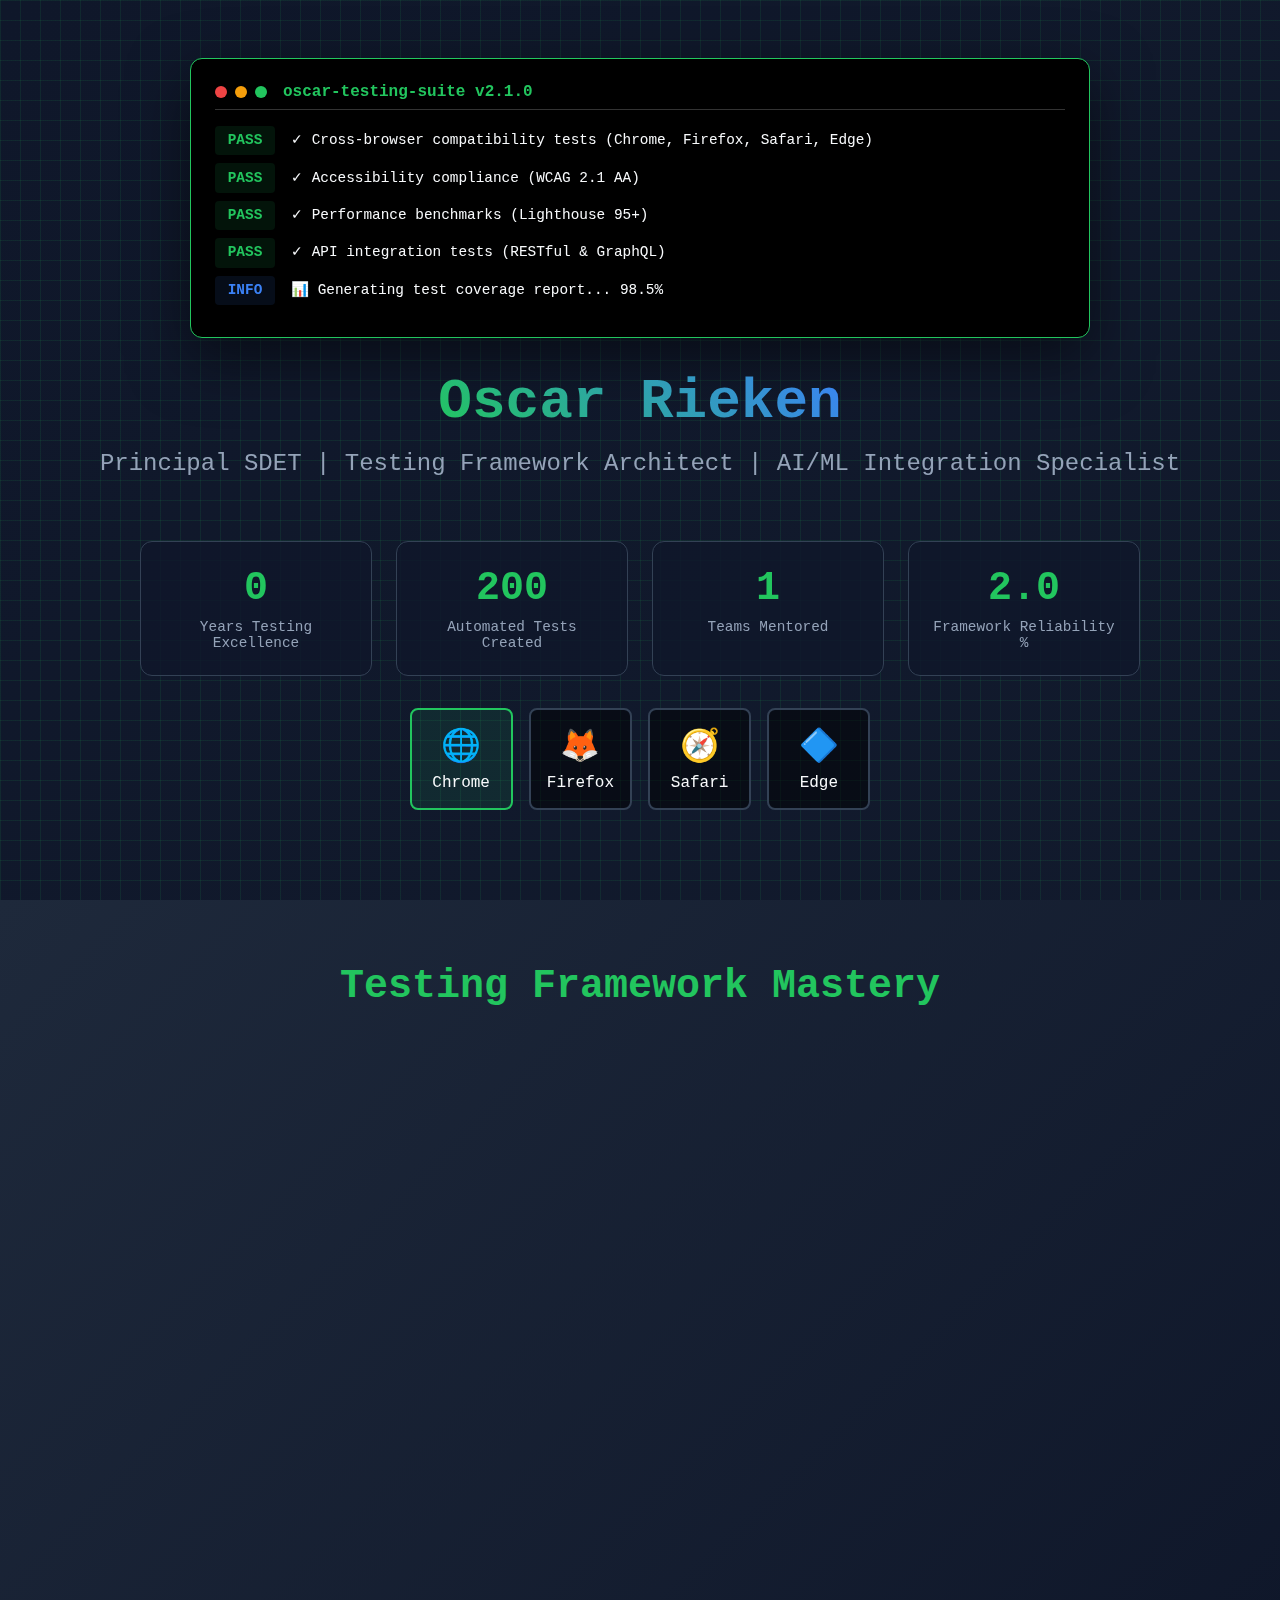
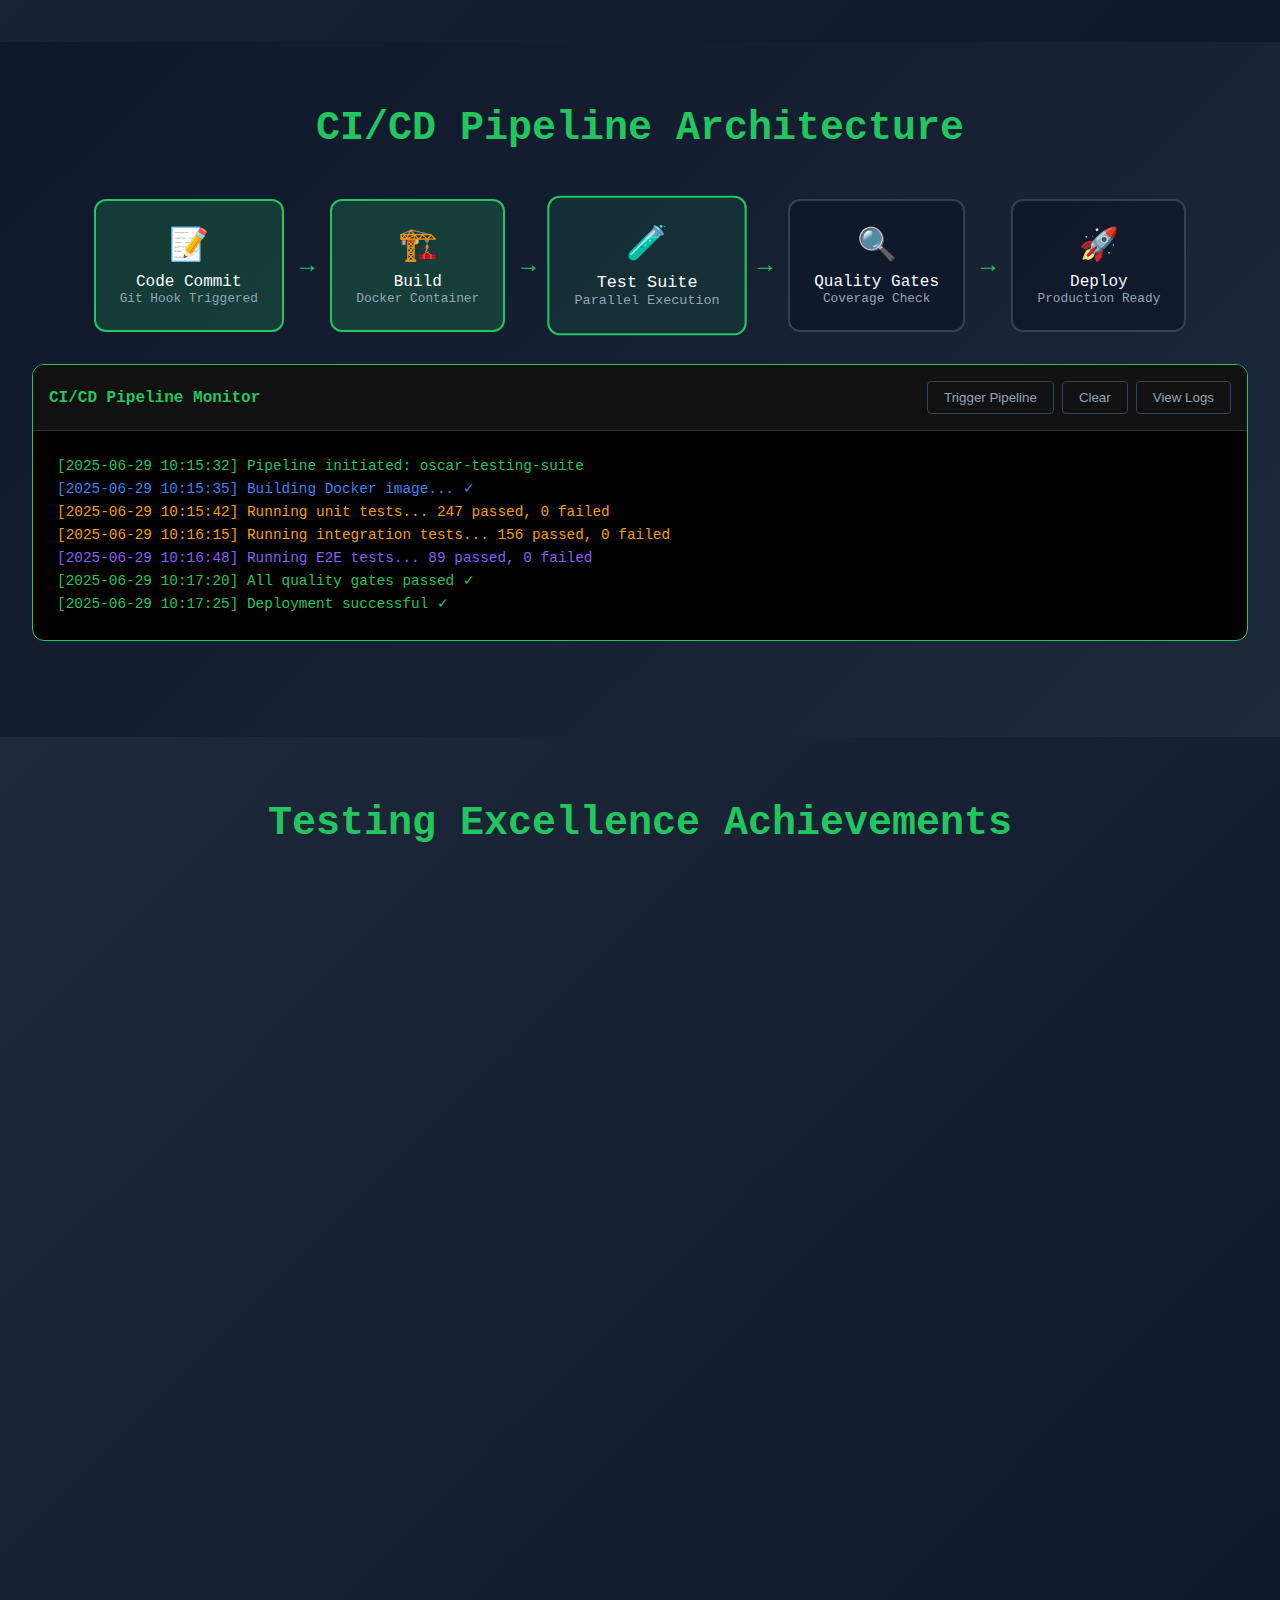
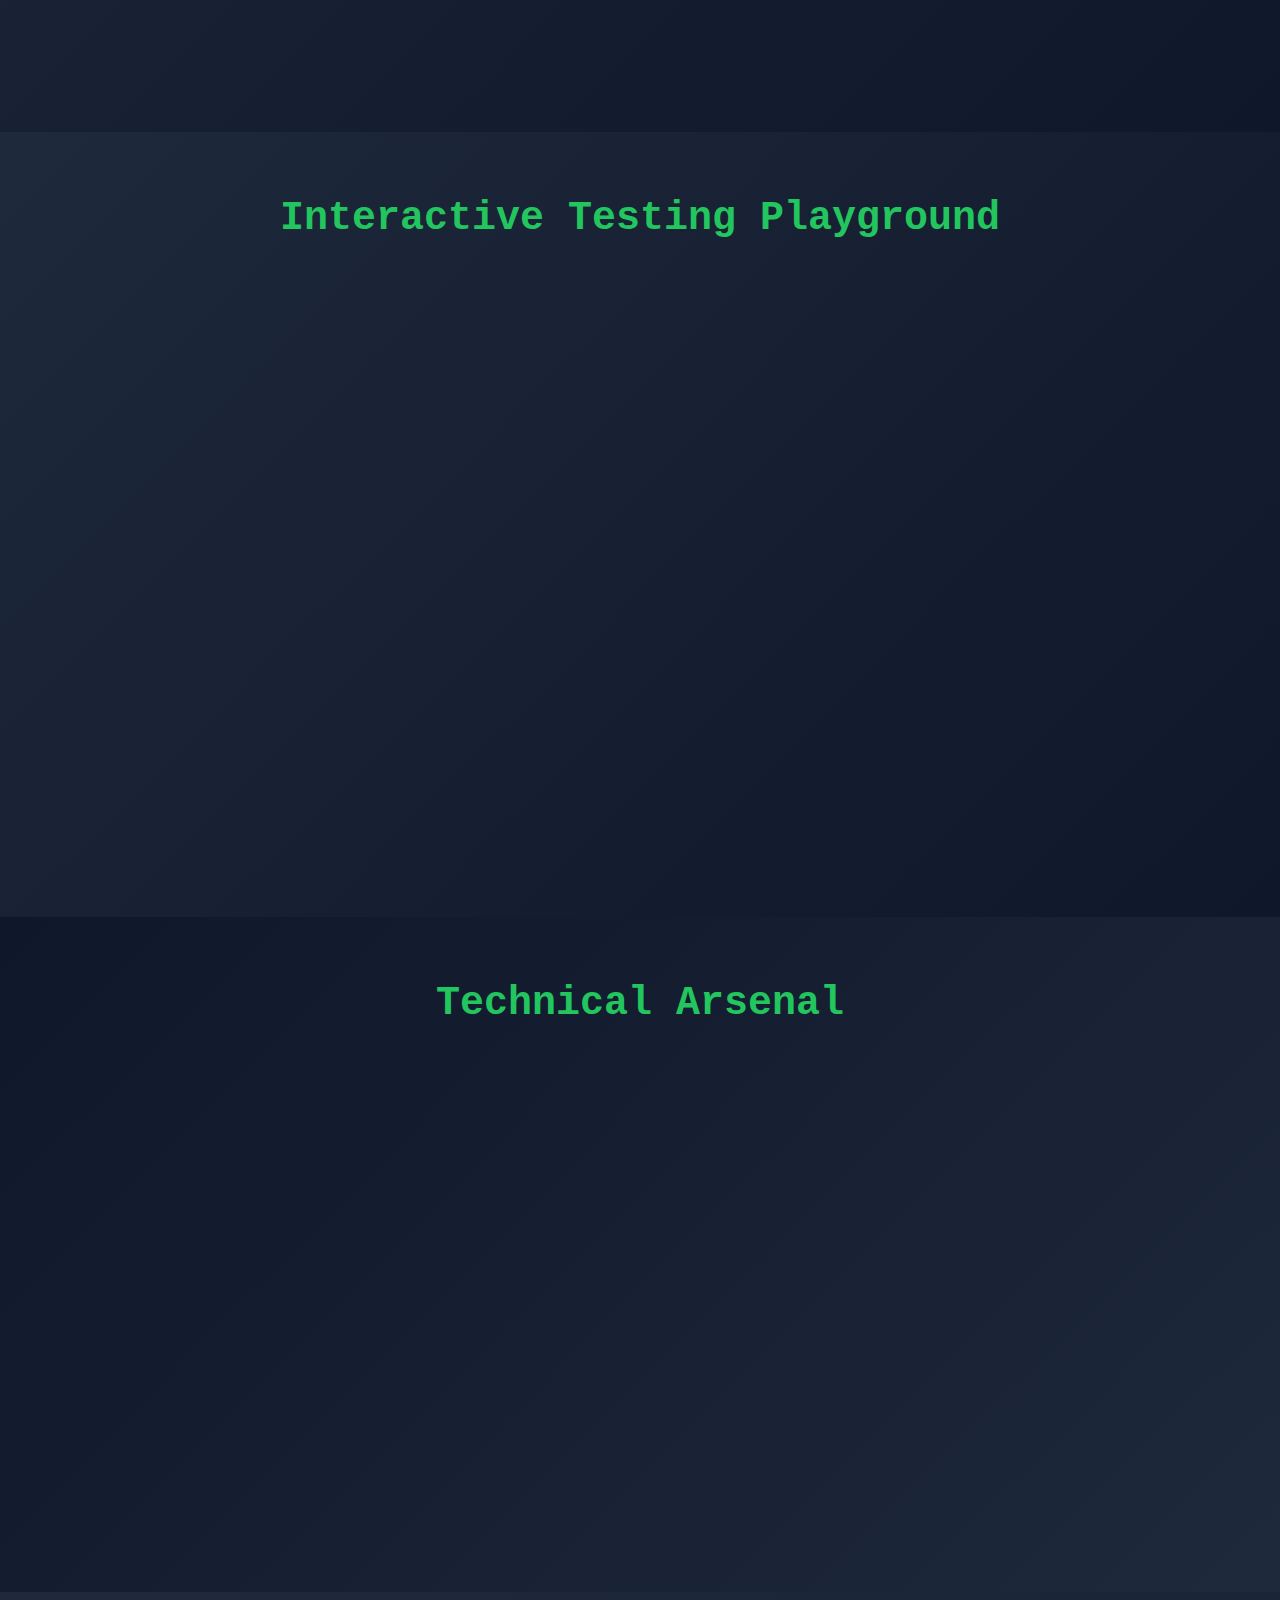
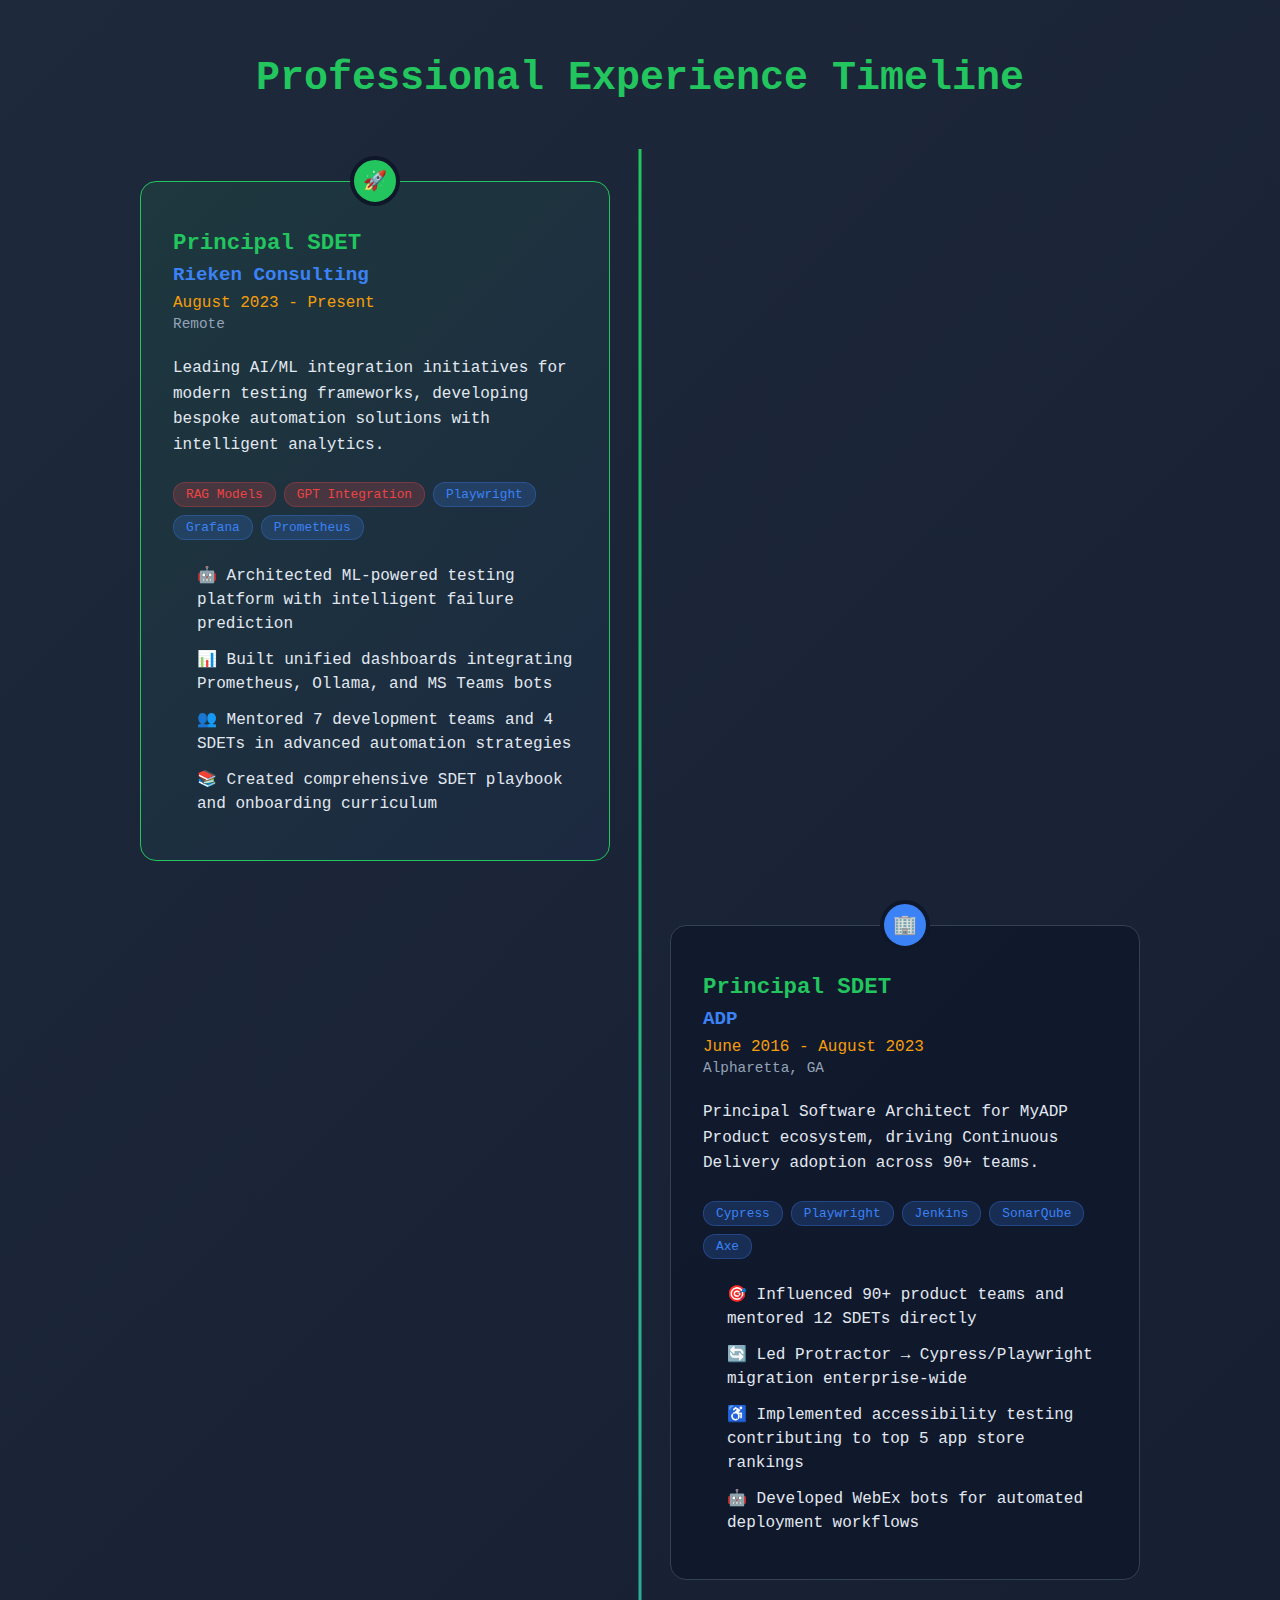
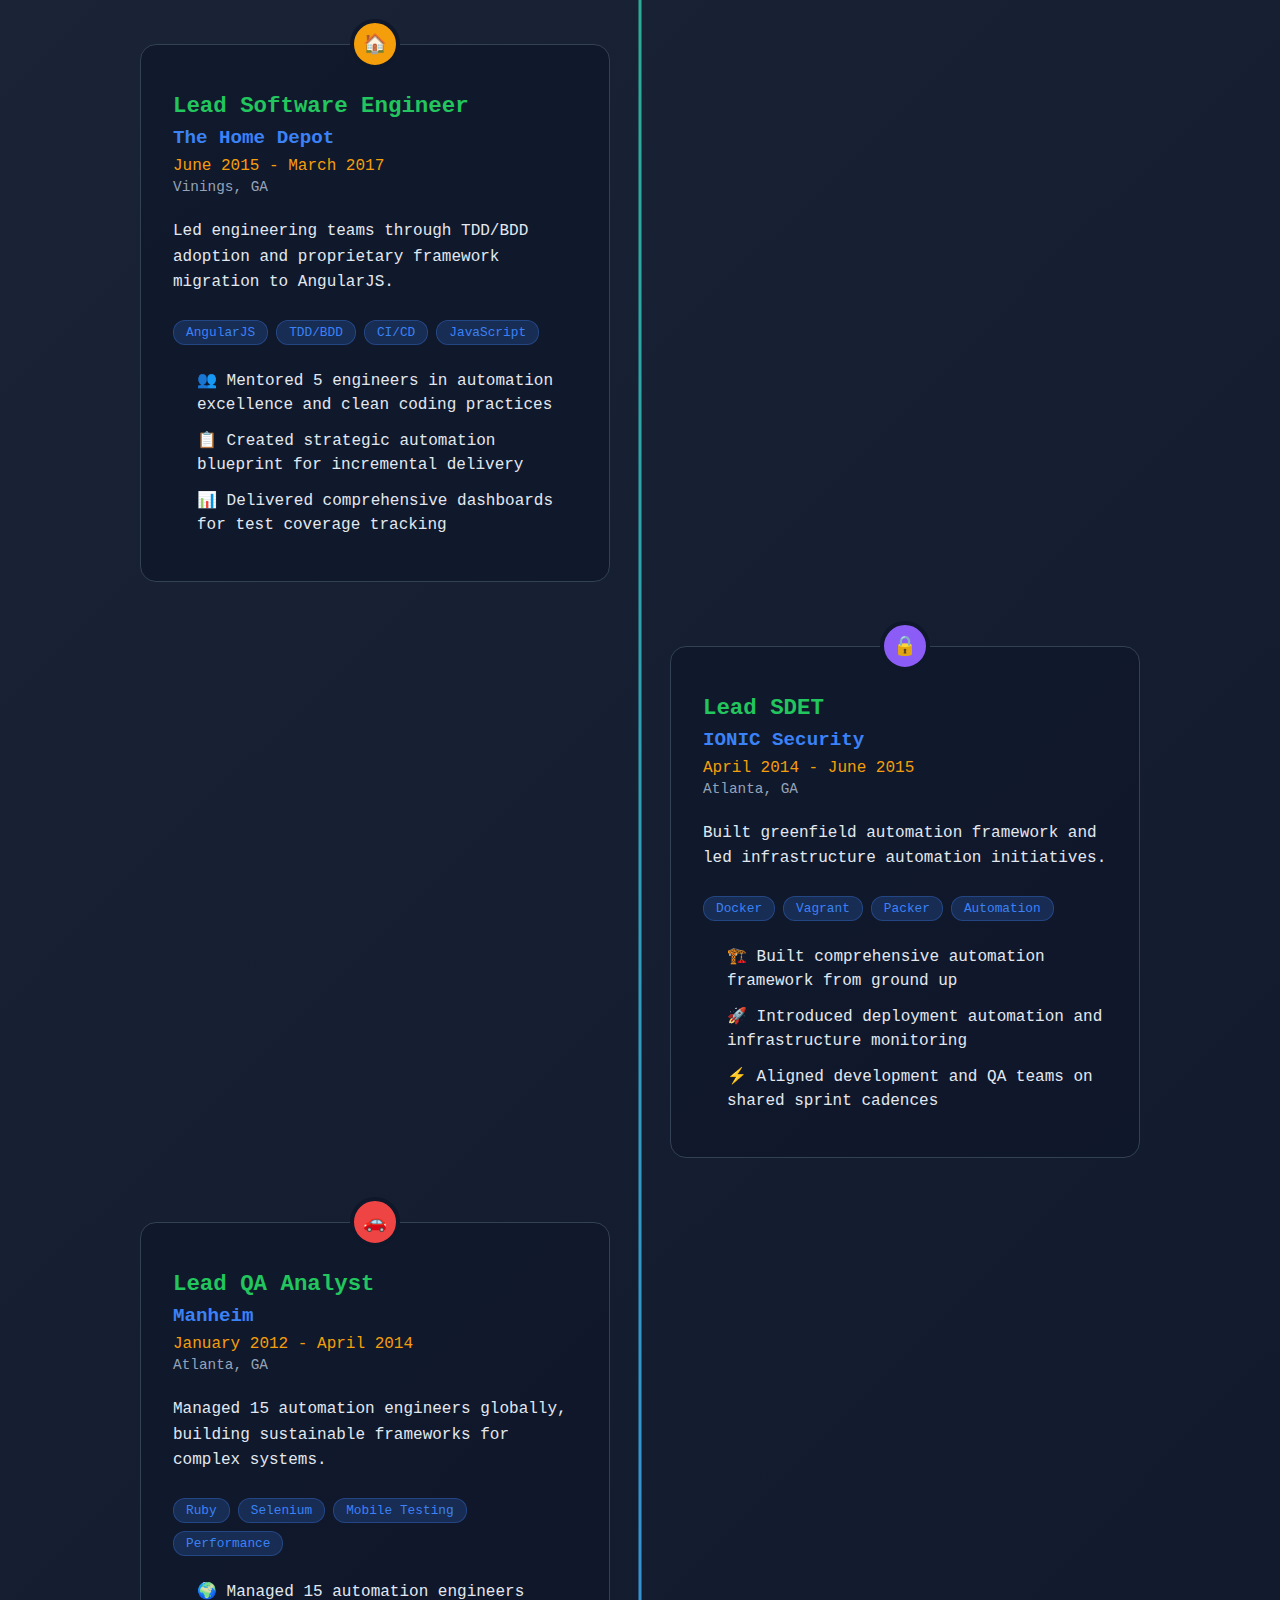
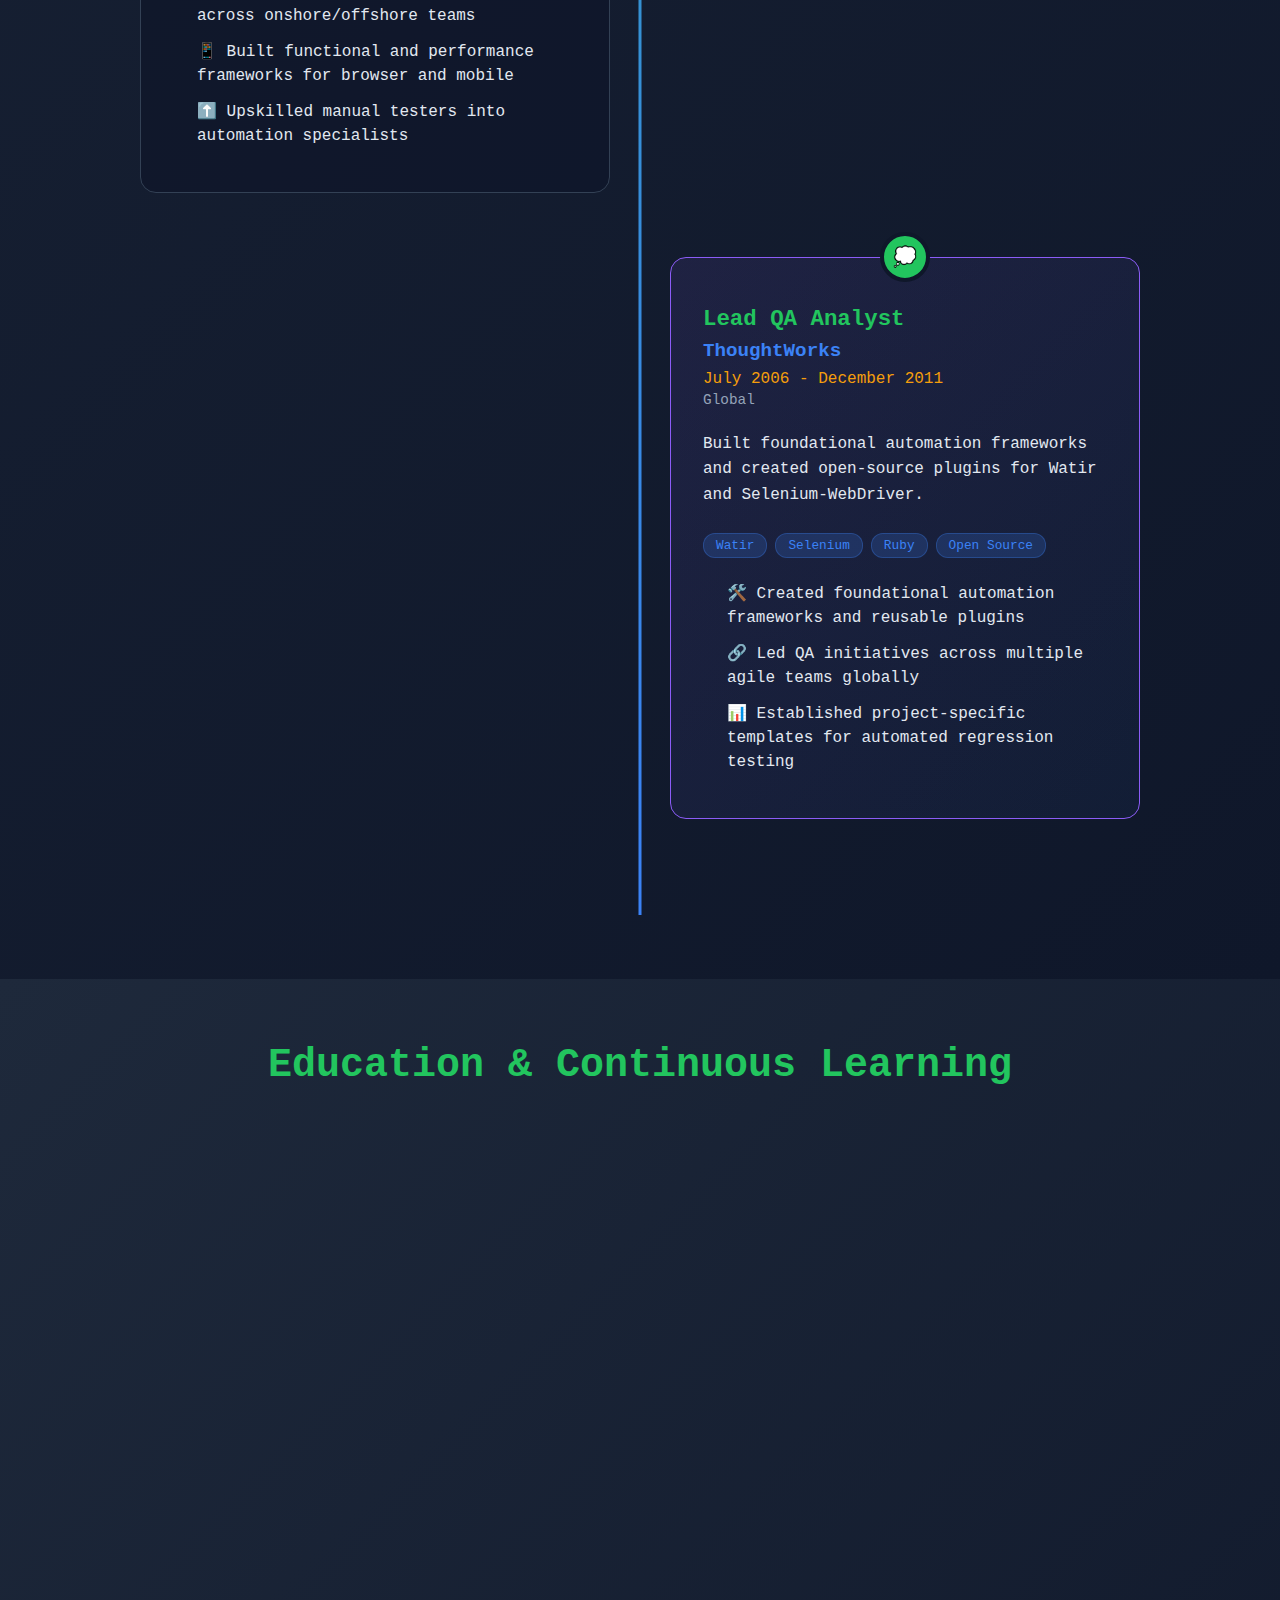
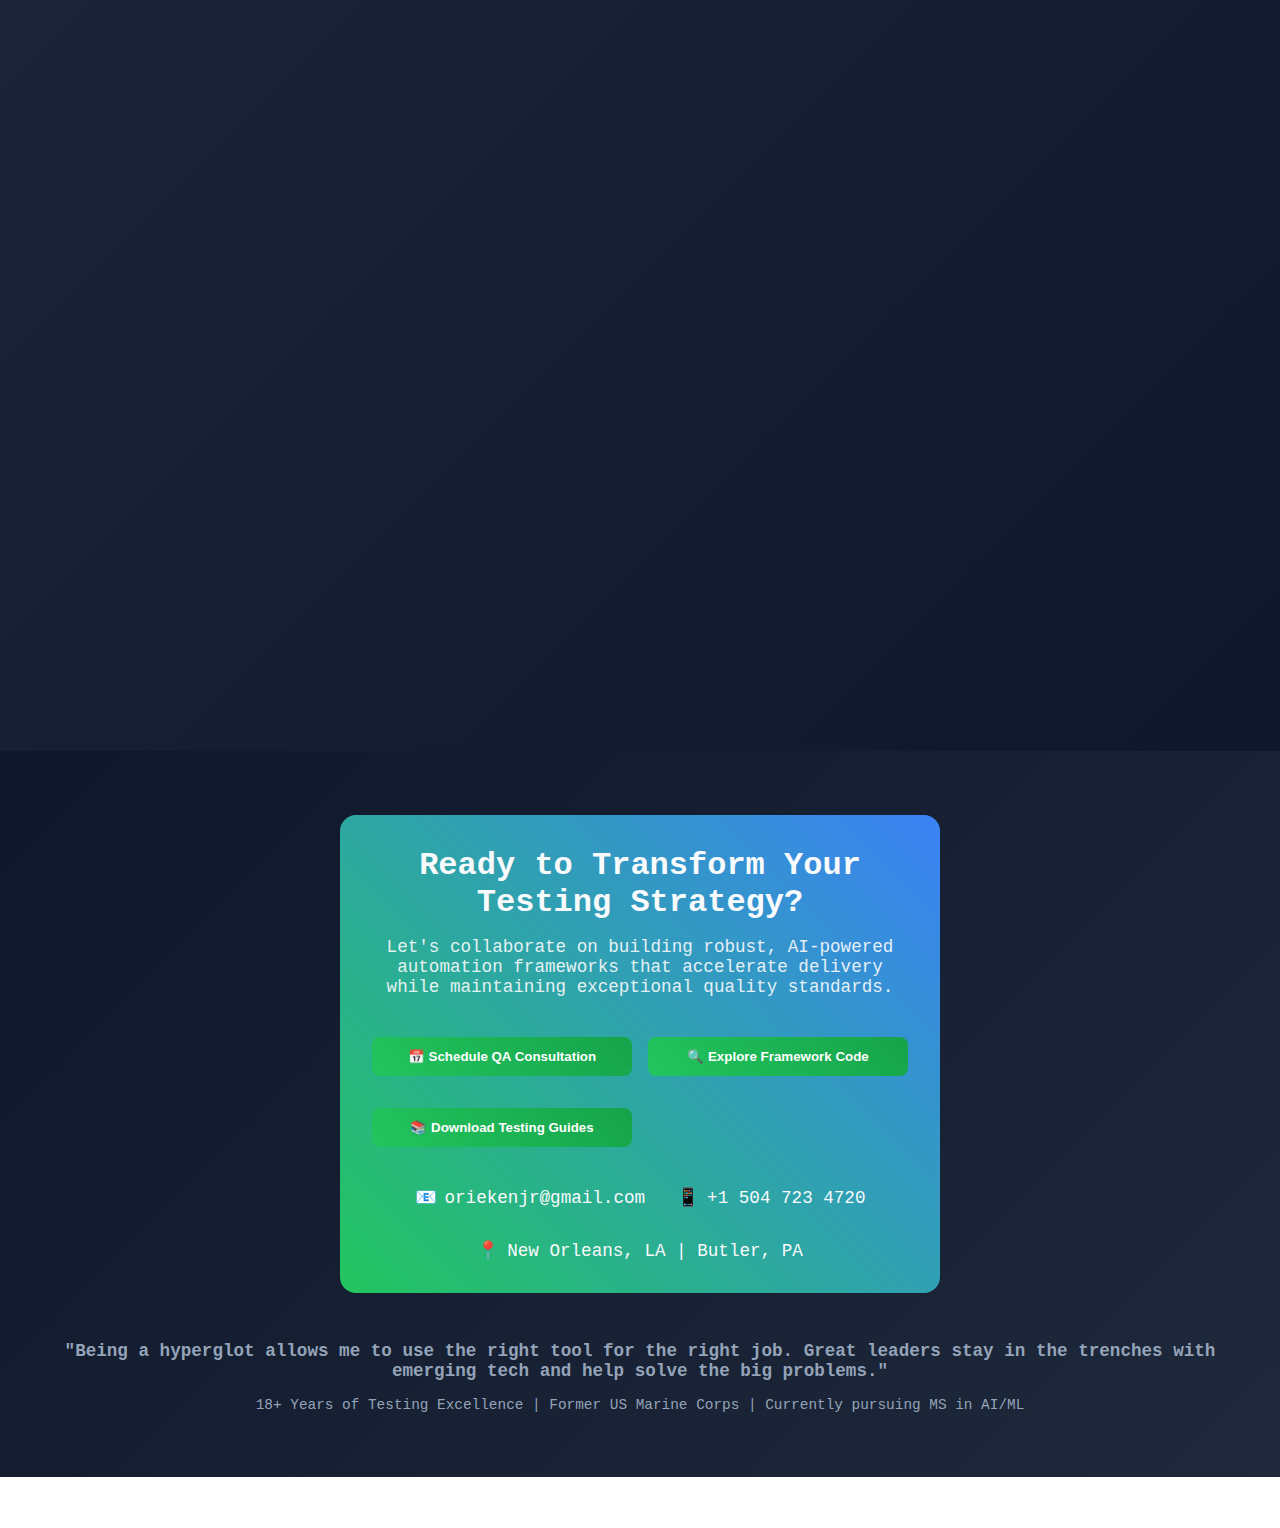
<file: sdet/index.html>
<!DOCTYPE html>
<html lang="en">
<head>
    <meta charset="UTF-8">
    <meta name="viewport" content="width=device-width, initial-scale=1.0">
    <title>Oscar Rieken - Principal SDET & Testing Framework Architect</title>
    <style>
        * {
            margin: 0;
            padding: 0;
            box-sizing: border-box;
        }

        body {
            font-family: 'Monaco', 'Consolas', monospace;
            background: linear-gradient(135deg, #0f172a 0%, #1e293b 100%);
            color: #f8fafc;
            overflow-x: hidden;
        }

        /* Test Grid Background */
        body::before {
            content: '';
            position: fixed;
            top: 0;
            left: 0;
            width: 100%;
            height: 100%;
            background-image:
                    linear-gradient(rgba(34, 197, 94, 0.1) 1px, transparent 1px),
                    linear-gradient(90deg, rgba(34, 197, 94, 0.1) 1px, transparent 1px);
            background-size: 20px 20px;
            z-index: -1;
            animation: grid-pulse 4s ease-in-out infinite;
        }

        @keyframes grid-pulse {
            0%, 100% { opacity: 0.3; }
            50% { opacity: 0.1; }
        }

        /* Test Status Colors */
        .pass { color: #22c55e; background: rgba(34, 197, 94, 0.1); }
        .fail { color: #ef4444; background: rgba(239, 68, 68, 0.1); }
        .warning { color: #f59e0b; background: rgba(245, 158, 11, 0.1); }
        .info { color: #3b82f6; background: rgba(59, 130, 246, 0.1); }
        .pending { color: #8b5cf6; background: rgba(139, 92, 246, 0.1); }

        /* Hero Section - Test Suite Execution */
        .hero {
            min-height: 100vh;
            display: flex;
            flex-direction: column;
            justify-content: center;
            align-items: center;
            position: relative;
            padding: 2rem;
            text-align: center;
        }

        .terminal-window {
            background: #000;
            border-radius: 12px;
            padding: 1.5rem;
            box-shadow: 0 20px 60px rgba(0, 0, 0, 0.5);
            border: 1px solid #22c55e;
            max-width: 900px;
            width: 100%;
            margin-bottom: 2rem;
        }

        .terminal-header {
            display: flex;
            align-items: center;
            margin-bottom: 1rem;
            padding-bottom: 0.5rem;
            border-bottom: 1px solid #333;
        }

        .terminal-dots {
            display: flex;
            gap: 0.5rem;
            margin-right: 1rem;
        }

        .dot {
            width: 12px;
            height: 12px;
            border-radius: 50%;
        }

        .dot.red { background: #ef4444; }
        .dot.yellow { background: #f59e0b; }
        .dot.green { background: #22c55e; }

        .terminal-title {
            color: #22c55e;
            font-weight: 600;
        }

        .test-runner {
            font-family: 'Monaco', monospace;
            font-size: 0.9rem;
            line-height: 1.6;
        }

        .test-line {
            display: flex;
            align-items: center;
            margin-bottom: 0.5rem;
            animation: typewriter 0.1s ease-in;
        }

        .test-status {
            margin-right: 1rem;
            padding: 0.2rem 0.5rem;
            border-radius: 4px;
            font-weight: 600;
            min-width: 60px;
            text-align: center;
        }

        .hero-title {
            font-size: 3.5rem;
            font-weight: 700;
            margin-bottom: 1rem;
            background: linear-gradient(45deg, #22c55e, #3b82f6);
            -webkit-background-clip: text;
            -webkit-text-fill-color: transparent;
            background-clip: text;
        }

        .hero-subtitle {
            font-size: 1.5rem;
            margin-bottom: 2rem;
            color: #94a3b8;
        }

        /* Stats Dashboard */
        .stats-dashboard {
            display: grid;
            grid-template-columns: repeat(auto-fit, minmax(200px, 1fr));
            gap: 1.5rem;
            margin-top: 2rem;
            max-width: 1000px;
        }

        .stat-card {
            background: rgba(15, 23, 42, 0.8);
            border: 1px solid #334155;
            border-radius: 12px;
            padding: 1.5rem;
            text-align: center;
            transition: all 0.3s ease;
            position: relative;
            overflow: hidden;
        }

        .stat-card:hover {
            transform: translateY(-5px);
            border-color: #22c55e;
            box-shadow: 0 10px 30px rgba(34, 197, 94, 0.2);
        }

        .stat-number {
            font-size: 2.5rem;
            font-weight: 700;
            margin-bottom: 0.5rem;
            color: #22c55e;
        }

        .stat-label {
            color: #94a3b8;
            font-size: 0.9rem;
        }

        /* Browser Grid */
        .browser-grid {
            display: grid;
            grid-template-columns: repeat(4, 1fr);
            gap: 1rem;
            margin: 2rem 0;
            max-width: 500px;
        }

        .browser-card {
            background: rgba(0, 0, 0, 0.5);
            border: 2px solid #334155;
            border-radius: 8px;
            padding: 1rem;
            text-align: center;
            transition: all 0.3s ease;
            cursor: pointer;
        }

        .browser-card:hover {
            border-color: #22c55e;
            transform: scale(1.05);
        }

        .browser-card.active {
            border-color: #22c55e;
            background: rgba(34, 197, 94, 0.1);
        }

        .browser-icon {
            font-size: 2rem;
            margin-bottom: 0.5rem;
        }

        /* Framework Showcase */
        .framework-section {
            padding: 4rem 2rem;
            background: linear-gradient(135deg, #1e293b 0%, #0f172a 100%);
        }

        .section-title {
            font-size: 2.5rem;
            text-align: center;
            margin-bottom: 3rem;
            color: #22c55e;
        }

        .framework-grid {
            display: grid;
            grid-template-columns: repeat(auto-fit, minmax(350px, 1fr));
            gap: 2rem;
            max-width: 1200px;
            margin: 0 auto;
        }

        .framework-card {
            background: rgba(0, 0, 0, 0.6);
            border: 1px solid #334155;
            border-radius: 16px;
            padding: 2rem;
            transition: all 0.3s ease;
            position: relative;
            overflow: hidden;
        }

        .framework-card:hover {
            border-color: #22c55e;
            transform: translateY(-5px);
            box-shadow: 0 20px 40px rgba(34, 197, 94, 0.1);
        }

        .framework-header {
            display: flex;
            align-items: center;
            margin-bottom: 1.5rem;
        }

        .framework-icon {
            font-size: 2.5rem;
            margin-right: 1rem;
        }

        .framework-name {
            font-size: 1.5rem;
            font-weight: 600;
        }

        .code-demo {
            background: #000;
            border-radius: 8px;
            padding: 1rem;
            margin: 1rem 0;
            font-family: 'Monaco', monospace;
            font-size: 0.85rem;
            border-left: 4px solid #22c55e;
            overflow-x: auto;
        }

        .demo-button {
            background: linear-gradient(45deg, #22c55e, #16a34a);
            color: white;
            border: none;
            padding: 0.75rem 1.5rem;
            border-radius: 8px;
            cursor: pointer;
            font-weight: 600;
            transition: all 0.3s ease;
            margin: 0.5rem 0;
        }

        .demo-button:hover {
            transform: translateY(-2px);
            box-shadow: 0 5px 15px rgba(34, 197, 94, 0.3);
        }

        /* CI/CD Pipeline */
        .pipeline-section {
            padding: 4rem 2rem;
            background: linear-gradient(135deg, #0f172a 0%, #1e293b 100%);
        }

        .pipeline-flow {
            display: flex;
            justify-content: center;
            align-items: center;
            gap: 1rem;
            margin: 2rem 0;
            flex-wrap: wrap;
        }

        .pipeline-stage {
            background: rgba(15, 23, 42, 0.8);
            border: 2px solid #334155;
            border-radius: 12px;
            padding: 1.5rem;
            text-align: center;
            position: relative;
            min-width: 120px;
            transition: all 0.3s ease;
        }

        .pipeline-stage.active {
            border-color: #22c55e;
            background: rgba(34, 197, 94, 0.1);
            transform: scale(1.05);
        }

        .pipeline-stage.complete {
            border-color: #22c55e;
            background: rgba(34, 197, 94, 0.2);
        }

        .pipeline-arrow {
            font-size: 1.5rem;
            color: #22c55e;
        }

        /* Achievement Cards */
        .achievements-section {
            padding: 4rem 2rem;
            background: linear-gradient(135deg, #1e293b 0%, #0f172a 100%);
        }

        .achievements-grid {
            display: grid;
            grid-template-columns: repeat(auto-fit, minmax(300px, 1fr));
            gap: 2rem;
            max-width: 1200px;
            margin: 0 auto;
        }

        .achievement-card {
            background: linear-gradient(135deg, rgba(34, 197, 94, 0.1) 0%, rgba(59, 130, 246, 0.1) 100%);
            border: 1px solid #22c55e;
            border-radius: 16px;
            padding: 2rem;
            position: relative;
            overflow: hidden;
            transition: all 0.3s ease;
        }

        .achievement-card:hover {
            transform: translateY(-10px);
            box-shadow: 0 20px 40px rgba(34, 197, 94, 0.2);
        }

        .achievement-icon {
            font-size: 3rem;
            margin-bottom: 1rem;
            display: block;
        }

        .achievement-title {
            font-size: 1.3rem;
            font-weight: 600;
            margin-bottom: 1rem;
            color: #22c55e;
        }

        .achievement-desc {
            color: #94a3b8;
            line-height: 1.6;
        }

        /* Interactive Test Console */
        .test-console {
            background: #000;
            border-radius: 12px;
            border: 1px solid #22c55e;
            margin: 2rem 0;
            overflow: hidden;
        }

        .console-header {
            background: #111;
            padding: 1rem;
            border-bottom: 1px solid #333;
            display: flex;
            justify-content: space-between;
            align-items: center;
        }

        .console-controls {
            display: flex;
            gap: 0.5rem;
        }

        .console-btn {
            padding: 0.5rem 1rem;
            border: 1px solid #334155;
            background: transparent;
            color: #94a3b8;
            border-radius: 4px;
            cursor: pointer;
            transition: all 0.3s ease;
        }

        .console-btn:hover {
            border-color: #22c55e;
            color: #22c55e;
        }

        .console-output {
            padding: 1.5rem;
            font-family: 'Monaco', monospace;
            font-size: 0.9rem;
            line-height: 1.6;
            max-height: 300px;
            overflow-y: auto;
        }

        /* Contact Section */
        .contact-section {
            padding: 4rem 2rem;
            background: linear-gradient(135deg, #0f172a 0%, #1e293b 100%);
            text-align: center;
        }

        /* Experience Timeline Styles */
        .experience-timeline {
            position: relative;
            padding: 2rem 0;
        }

        .timeline-item {
            position: relative;
            margin-bottom: 4rem;
        }

        .timeline-badge {
            position: absolute;
            left: calc(50% - 25px);
            top: -25px;
            width: 50px;
            height: 50px;
            border-radius: 50%;
            display: flex;
            align-items: center;
            justify-content: center;
            border: 4px solid #0f172a;
            z-index: 2;
            transition: all 0.3s ease;
        }

        .timeline-badge:hover {
            transform: scale(1.2);
            box-shadow: 0 0 20px rgba(34, 197, 94, 0.5);
        }

        .experience-card {
            background: rgba(15, 23, 42, 0.8);
            border: 1px solid #334155;
            border-radius: 16px;
            padding: 2rem;
            padding-top: 3rem;
            transition: all 0.3s ease;
            position: relative;
            overflow: hidden;
        }

        .experience-card:hover {
            border-color: #22c55e;
            transform: translateY(-5px);
            box-shadow: 0 20px 40px rgba(34, 197, 94, 0.1);
        }

        .experience-card.current {
            border-color: #22c55e;
            background: linear-gradient(135deg, rgba(34, 197, 94, 0.1) 0%, rgba(59, 130, 246, 0.05) 100%);
        }

        .experience-card.founding {
            border-color: #8b5cf6;
            background: linear-gradient(135deg, rgba(139, 92, 246, 0.1) 0%, rgba(59, 130, 246, 0.05) 100%);
        }

        .experience-header {
            margin-bottom: 1.5rem;
        }

        .job-title {
            font-size: 1.4rem;
            font-weight: 700;
            color: #22c55e;
            margin-bottom: 0.5rem;
        }

        .company {
            font-size: 1.2rem;
            color: #3b82f6;
            font-weight: 600;
            margin-bottom: 0.5rem;
        }

        .duration {
            color: #f59e0b;
            font-weight: 500;
            margin-bottom: 0.25rem;
        }

        .location {
            color: #94a3b8;
            font-size: 0.9rem;
        }

        .experience-description {
            color: #e2e8f0;
            line-height: 1.6;
            margin-bottom: 1.5rem;
            font-size: 1rem;
        }

        .tech-stack {
            display: flex;
            flex-wrap: wrap;
            gap: 0.5rem;
            margin-bottom: 1.5rem;
        }

        .tech-tag {
            background: rgba(59, 130, 246, 0.2);
            color: #3b82f6;
            padding: 0.25rem 0.75rem;
            border-radius: 12px;
            font-size: 0.8rem;
            font-weight: 500;
            border: 1px solid rgba(59, 130, 246, 0.3);
        }

        .tech-tag.ai {
            background: rgba(239, 68, 68, 0.2);
            color: #ef4444;
            border-color: rgba(239, 68, 68, 0.3);
        }

        .achievements-list {
            list-style: none;
            margin: 0;
            padding: 0;
        }

        .achievements-list li {
            margin-bottom: 0.75rem;
            padding-left: 1.5rem;
            position: relative;
            color: #e2e8f0;
            line-height: 1.5;
        }

        .achievements-list li::before {
            content: attr(data-icon);
            position: absolute;
            left: 0;
            color: #22c55e;
        }

        /* Education Styles */
        .education-card {
            background: rgba(15, 23, 42, 0.8);
            border: 1px solid #334155;
            border-radius: 16px;
            padding: 2rem;
            transition: all 0.3s ease;
            position: relative;
            overflow: hidden;
            display: flex;
            gap: 1.5rem;
        }

        .education-card:hover {
            border-color: #22c55e;
            transform: translateY(-5px);
            box-shadow: 0 20px 40px rgba(34, 197, 94, 0.1);
        }

        .education-card.current-education {
            border-color: #22c55e;
            background: linear-gradient(135deg, rgba(34, 197, 94, 0.1) 0%, rgba(59, 130, 246, 0.05) 100%);
        }

        .education-card.certification {
            border-color: #3b82f6;
            background: linear-gradient(135deg, rgba(59, 130, 246, 0.1) 0%, rgba(139, 92, 246, 0.05) 100%);
        }

        .education-card.military {
            border-color: #ef4444;
            background: linear-gradient(135deg, rgba(239, 68, 68, 0.1) 0%, rgba(245, 158, 11, 0.05) 100%);
        }

        .education-card.languages {
            border-color: #8b5cf6;
            background: linear-gradient(135deg, rgba(139, 92, 246, 0.1) 0%, rgba(34, 197, 94, 0.05) 100%);
        }

        .education-badge {
            display: flex;
            align-items: center;
            justify-content: center;
            min-width: 80px;
            height: 80px;
            background: rgba(0, 0, 0, 0.3);
            border-radius: 16px;
            margin-bottom: 1rem;
        }

        .education-content {
            flex: 1;
        }

        .degree-title {
            font-size: 1.3rem;
            font-weight: 700;
            color: #22c55e;
            margin-bottom: 0.5rem;
        }

        .institution {
            font-size: 1.1rem;
            color: #3b82f6;
            font-weight: 600;
            margin-bottom: 0.5rem;
        }

        .status {
            padding: 0.25rem 0.75rem;
            border-radius: 12px;
            font-size: 0.85rem;
            font-weight: 500;
            margin-bottom: 1rem;
            display: inline-block;
        }

        .status.in-progress {
            background: rgba(245, 158, 11, 0.2);
            color: #f59e0b;
            border: 1px solid rgba(245, 158, 11, 0.3);
        }

        .education-description {
            color: #e2e8f0;
            line-height: 1.5;
            margin-bottom: 1rem;
            font-size: 0.95rem;
        }

        .coursework {
            display: flex;
            flex-wrap: wrap;
            gap: 0.5rem;
        }

        .course-tag {
            background: rgba(34, 197, 94, 0.2);
            color: #22c55e;
            padding: 0.25rem 0.75rem;
            border-radius: 12px;
            font-size: 0.8rem;
            font-weight: 500;
            border: 1px solid rgba(34, 197, 94, 0.3);
        }

        .cert-skills {
            display: flex;
            flex-wrap: wrap;
            gap: 0.5rem;
            margin-top: 1rem;
        }

        .skill-tag {
            background: rgba(59, 130, 246, 0.2);
            color: #3b82f6;
            padding: 0.25rem 0.75rem;
            border-radius: 12px;
            font-size: 0.8rem;
            font-weight: 500;
            border: 1px solid rgba(59, 130, 246, 0.3);
        }

        .military-values {
            margin-top: 1rem;
        }

        .language-skills {
            margin-top: 1rem;
        }

        .learning-philosophy {
            margin-top: 2rem;
        }

        /* Timeline Responsive Design */
        @media (max-width: 768px) {
            .experience-timeline {
                padding-left: 2rem;
            }

            .timeline-item {
                margin-left: 0 !important;
                width: calc(100% - 2rem) !important;
            }

            .timeline-badge {
                left: -25px !important;
            }

            .education-card {
                flex-direction: column;
                text-align: center;
            }

            .education-badge {
                align-self: center;
                margin-bottom: 1rem;
            }
        }

        /* Contact Section */
        .contact-section {
            padding: 4rem 2rem;
            background: linear-gradient(135deg, #0f172a 0%, #1e293b 100%);
            text-align: center;
        }

        .contact-cta {
            background: linear-gradient(45deg, #22c55e, #3b82f6);
            padding: 2rem;
            border-radius: 16px;
            max-width: 600px;
            margin: 0 auto;
        }

        .contact-title {
            font-size: 2rem;
            font-weight: 700;
            margin-bottom: 1rem;
        }

        .contact-subtitle {
            font-size: 1.1rem;
            margin-bottom: 2rem;
            opacity: 0.9;
        }

        .contact-info {
            display: flex;
            justify-content: center;
            gap: 2rem;
            flex-wrap: wrap;
            margin-top: 2rem;
        }

        .contact-item {
            display: flex;
            align-items: center;
            gap: 0.5rem;
            font-size: 1.1rem;
        }

        /* Animations */
        @keyframes typewriter {
            from { opacity: 0; transform: translateX(-10px); }
            to { opacity: 1; transform: translateX(0); }
        }

        @keyframes pulse {
            0%, 100% { transform: scale(1); }
            50% { transform: scale(1.05); }
        }

        .pulse { animation: pulse 2s ease-in-out infinite; }

        /* Responsive Design */
        @media (max-width: 768px) {
            .hero-title { font-size: 2.5rem; }
            .hero-subtitle { font-size: 1.2rem; }
            .stats-dashboard { grid-template-columns: repeat(2, 1fr); }
            .browser-grid { grid-template-columns: repeat(2, 1fr); }
            .framework-grid { grid-template-columns: 1fr; }
            .pipeline-flow { flex-direction: column; }
            .contact-info { flex-direction: column; }
        }

        @media (max-width: 480px) {
            .stats-dashboard { grid-template-columns: 1fr; }
            .browser-grid { grid-template-columns: 1fr; }
            .hero { padding: 1rem; }
            .framework-section, .pipeline-section, .achievements-section { padding: 2rem 1rem; }
        }
    </style>
</head>
<body>
<!-- Hero Section - Test Suite Execution -->
<section class="hero">
    <div class="terminal-window">
        <div class="terminal-header">
            <div class="terminal-dots">
                <div class="dot red"></div>
                <div class="dot yellow"></div>
                <div class="dot green"></div>
            </div>
            <div class="terminal-title">oscar-testing-suite v2.1.0</div>
        </div>
        <div class="test-runner" id="testRunner">
            <div class="test-line">
                <span class="test-status pass">PASS</span>
                <span>✓ Cross-browser compatibility tests (Chrome, Firefox, Safari, Edge)</span>
            </div>
            <div class="test-line">
                <span class="test-status pass">PASS</span>
                <span>✓ Accessibility compliance (WCAG 2.1 AA)</span>
            </div>
            <div class="test-line">
                <span class="test-status pass">PASS</span>
                <span>✓ Performance benchmarks (Lighthouse 95+)</span>
            </div>
            <div class="test-line">
                <span class="test-status pass">PASS</span>
                <span>✓ API integration tests (RESTful & GraphQL)</span>
            </div>
            <div class="test-line">
                <span class="test-status info">INFO</span>
                <span>📊 Generating test coverage report... 98.5%</span>
            </div>
        </div>
    </div>

    <h1 class="hero-title">Oscar Rieken</h1>
    <p class="hero-subtitle">Principal SDET | Testing Framework Architect | AI/ML Integration Specialist</p>

    <div class="stats-dashboard">
        <div class="stat-card">
            <div class="stat-number" data-target="18">0</div>
            <div class="stat-label">Years Testing Excellence</div>
        </div>
        <div class="stat-card">
            <div class="stat-number" data-target="10000">0</div>
            <div class="stat-label">Automated Tests Created</div>
        </div>
        <div class="stat-card">
            <div class="stat-number" data-target="90">0</div>
            <div class="stat-label">Teams Mentored</div>
        </div>
        <div class="stat-card">
            <div class="stat-number" data-target="99.5">0</div>
            <div class="stat-label">Framework Reliability %</div>
        </div>
    </div>

    <div class="browser-grid">
        <div class="browser-card active" data-browser="chrome">
            <div class="browser-icon">🌐</div>
            <div>Chrome</div>
        </div>
        <div class="browser-card" data-browser="firefox">
            <div class="browser-icon">🦊</div>
            <div>Firefox</div>
        </div>
        <div class="browser-card" data-browser="safari">
            <div class="browser-icon">🧭</div>
            <div>Safari</div>
        </div>
        <div class="browser-card" data-browser="edge">
            <div class="browser-icon">🔷</div>
            <div>Edge</div>
        </div>
    </div>
</section>

<!-- Testing Framework Expertise -->
<section class="framework-section">
    <h2 class="section-title">Testing Framework Mastery</h2>
    <div class="framework-grid">
        <div class="framework-card">
            <div class="framework-header">
                <div class="framework-icon">🎭</div>
                <div>
                    <div class="framework-name">Playwright</div>
                    <div style="color: #94a3b8; font-size: 0.9rem;">Modern E2E Testing</div>
                </div>
            </div>
            <div class="code-demo">
                <span style="color: #f59e0b;">import</span> { <span style="color: #22c55e;">test</span>, <span style="color: #22c55e;">expect</span> } <span style="color: #f59e0b;">from</span> <span style="color: #3b82f6;">'@playwright/test'</span>;

                <span style="color: #22c55e;">test</span>(<span style="color: #3b82f6;">'accessibility compliance'</span>, <span style="color: #f59e0b;">async</span> ({ <span style="color: #22c55e;">page</span> }) => {
                <span style="color: #f59e0b;">await</span> page.goto(<span style="color: #3b82f6;">'https://myapp.com'</span>);
                <span style="color: #f59e0b;">const</span> accessibilityScanResults = <span style="color: #f59e0b;">await</span> page.accessibility.snapshot();
                expect(accessibilityScanResults).toHaveNoViolations();
                });
            </div>
            <button class="demo-button" onclick="runPlaywrightDemo()">Run Playwright Demo</button>
            <div style="margin-top: 1rem; color: #94a3b8; font-size: 0.9rem;">
                ✅ Cross-browser testing<br>
                ✅ Visual regression<br>
                ✅ API testing integration<br>
                ✅ Mobile device emulation
            </div>
        </div>

        <div class="framework-card">
            <div class="framework-header">
                <div class="framework-icon">🌳</div>
                <div>
                    <div class="framework-name">Cypress</div>
                    <div style="color: #94a3b8; font-size: 0.9rem;">Developer Experience</div>
                </div>
            </div>
            <div class="code-demo">
                <span style="color: #22c55e;">describe</span>(<span style="color: #3b82f6;">'User Authentication Flow'</span>, () => {
                <span style="color: #22c55e;">it</span>(<span style="color: #3b82f6;">'should login and navigate dashboard'</span>, () => {
                cy.visit(<span style="color: #3b82f6;">'/login'</span>);
                cy.get(<span style="color: #3b82f6;">'[data-cy=username]'</span>).type(<span style="color: #3b82f6;">'testuser'</span>);
                cy.get(<span style="color: #3b82f6;">'[data-cy=password]'</span>).type(<span style="color: #3b82f6;">'password123'</span>);
                cy.get(<span style="color: #3b82f6;">'[data-cy=login-btn]'</span>).click();
                cy.url().should(<span style="color: #3b82f6;">'include'</span>, <span style="color: #3b82f6;">'/dashboard'</span>);
                });
                });
            </div>
            <button class="demo-button" onclick="runCypressDemo()">Run Cypress Demo</button>
            <div style="margin-top: 1rem; color: #94a3b8; font-size: 0.9rem;">
                ✅ Real-time debugging<br>
                ✅ Time-travel debugging<br>
                ✅ Component testing<br>
                ✅ Network stubbing
            </div>
        </div>

        <div class="framework-card">
            <div class="framework-header">
                <div class="framework-icon">🚗</div>
                <div>
                    <div class="framework-name">Selenium</div>
                    <div style="color: #94a3b8; font-size: 0.9rem;">Enterprise Scale</div>
                </div>
            </div>
            <div class="code-demo">
                <span style="color: #f59e0b;">public class</span> <span style="color: #22c55e;">CrossBrowserTest</span> {
                <span style="color: #8b5cf6;">@Test</span>
                <span style="color: #f59e0b;">public void</span> <span style="color: #22c55e;">testMultipleBrowsers</span>() {
                WebDriver driver = <span style="color: #f59e0b;">new</span> ChromeDriver();
                driver.get(<span style="color: #3b82f6;">"https://testapp.com"</span>);

                WebElement loginBtn = driver.findElement(
                By.xpath(<span style="color: #3b82f6;">"//button[@data-testid='login']"</span>)
                );
                loginBtn.click();

                Assert.assertEquals(driver.getTitle(), <span style="color: #3b82f6;">"Dashboard"</span>);
                }
                }
            </div>
            <button class="demo-button" onclick="runSeleniumDemo()">Run Selenium Demo</button>
            <div style="margin-top: 1rem; color: #94a3b8; font-size: 0.9rem;">
                ✅ Grid architecture<br>
                ✅ Multiple language support<br>
                ✅ Parallel execution<br>
                ✅ Remote testing
            </div>
        </div>
    </div>
</section>

<!-- CI/CD Pipeline Architecture -->
<section class="pipeline-section">
    <h2 class="section-title">CI/CD Pipeline Architecture</h2>

    <div class="pipeline-flow">
        <div class="pipeline-stage complete">
            <div style="font-size: 2rem; margin-bottom: 0.5rem;">📝</div>
            <div>Code Commit</div>
            <div style="font-size: 0.8rem; color: #94a3b8;">Git Hook Triggered</div>
        </div>
        <div class="pipeline-arrow">→</div>
        <div class="pipeline-stage complete">
            <div style="font-size: 2rem; margin-bottom: 0.5rem;">🏗️</div>
            <div>Build</div>
            <div style="font-size: 0.8rem; color: #94a3b8;">Docker Container</div>
        </div>
        <div class="pipeline-arrow">→</div>
        <div class="pipeline-stage active">
            <div style="font-size: 2rem; margin-bottom: 0.5rem;">🧪</div>
            <div>Test Suite</div>
            <div style="font-size: 0.8rem; color: #94a3b8;">Parallel Execution</div>
        </div>
        <div class="pipeline-arrow">→</div>
        <div class="pipeline-stage">
            <div style="font-size: 2rem; margin-bottom: 0.5rem;">🔍</div>
            <div>Quality Gates</div>
            <div style="font-size: 0.8rem; color: #94a3b8;">Coverage Check</div>
        </div>
        <div class="pipeline-arrow">→</div>
        <div class="pipeline-stage">
            <div style="font-size: 2rem; margin-bottom: 0.5rem;">🚀</div>
            <div>Deploy</div>
            <div style="font-size: 0.8rem; color: #94a3b8;">Production Ready</div>
        </div>
    </div>

    <div class="test-console">
        <div class="console-header">
            <div style="color: #22c55e; font-weight: 600;">CI/CD Pipeline Monitor</div>
            <div class="console-controls">
                <button class="console-btn" onclick="triggerPipeline()">Trigger Pipeline</button>
                <button class="console-btn" onclick="clearConsole()">Clear</button>
                <button class="console-btn" onclick="showLogs()">View Logs</button>
            </div>
        </div>
        <div class="console-output" id="consoleOutput">
            <div style="color: #22c55e;">[2025-06-29 10:15:32] Pipeline initiated: oscar-testing-suite</div>
            <div style="color: #3b82f6;">[2025-06-29 10:15:35] Building Docker image... ✓</div>
            <div style="color: #f59e0b;">[2025-06-29 10:15:42] Running unit tests... 247 passed, 0 failed</div>
            <div style="color: #f59e0b;">[2025-06-29 10:16:15] Running integration tests... 156 passed, 0 failed</div>
            <div style="color: #8b5cf6;">[2025-06-29 10:16:48] Running E2E tests... 89 passed, 0 failed</div>
            <div style="color: #22c55e;">[2025-06-29 10:17:20] All quality gates passed ✓</div>
            <div style="color: #22c55e;">[2025-06-29 10:17:25] Deployment successful ✓</div>
        </div>
    </div>
</section>

<!-- Key Achievements -->
<section class="achievements-section">
    <h2 class="section-title">Testing Excellence Achievements</h2>
    <div class="achievements-grid">
        <div class="achievement-card">
            <div class="achievement-icon">🏆</div>
            <div class="achievement-title">Enterprise Transformation</div>
            <div class="achievement-desc">
                Led 90+ product teams through automation transformation at ADP, reducing deployment time by 60%
                and establishing quality standards that contributed to top 5 app store rankings.
            </div>
        </div>

        <div class="achievement-card">
            <div class="achievement-icon">🤖</div>
            <div class="achievement-title">AI-Powered Testing Innovation</div>
            <div class="achievement-desc">
                Pioneered ML-driven test analytics with RAG models and GPT integration, creating intelligent
                dashboards that predict failures and automate remediation workflows.
            </div>
        </div>

        <div class="achievement-card">
            <div class="achievement-icon">🔄</div>
            <div class="achievement-title">Framework Migration Excellence</div>
            <div class="achievement-desc">
                Successfully orchestrated enterprise-wide migration from Protractor to Cypress/Playwright,
                maintaining zero downtime while improving test reliability and cross-browser compatibility.
            </div>
        </div>

        <div class="achievement-card">
            <div class="achievement-icon">♿</div>
            <div class="achievement-title">Accessibility Champion</div>
            <div class="achievement-desc">
                Integrated automated accessibility testing using Playwright + Axe, ensuring WCAG 2.1 AA
                compliance and contributing to mobile apps reaching top 5 business applications.
            </div>
        </div>

        <div class="achievement-card">
            <div class="achievement-icon">📊</div>
            <div class="achievement-title">Quality Metrics Mastery</div>
            <div class="achievement-desc">
                Established standardized quality gates with SonarQube, achieving 99.5% framework reliability
                and 98.5% test coverage across enterprise applications.
            </div>
        </div>

        <div class="achievement-card">
            <div class="achievement-icon">🎯</div>
            <div class="achievement-title">Mentorship Leadership</div>
            <div class="achievement-desc">
                Mentored 90+ product teams and 12 SDETs, creating comprehensive SDET playbooks and
                onboarding curricula that elevated coding standards across organizations.
            </div>
        </div>
    </div>
</section>

<!-- Interactive Testing Demonstrations -->
<section class="framework-section">
    <h2 class="section-title">Interactive Testing Playground</h2>

    <div class="framework-grid">
        <div class="framework-card">
            <div class="framework-header">
                <div class="framework-icon">🧪</div>
                <div>
                    <div class="framework-name">Live Test Execution</div>
                    <div style="color: #94a3b8; font-size: 0.9rem;">Multi-Framework Comparison</div>
                </div>
            </div>

            <div style="margin: 1rem 0;">
                <div style="display: flex; gap: 0.5rem; margin-bottom: 1rem;">
                    <button class="console-btn test-framework-btn active" data-framework="playwright">Playwright</button>
                    <button class="console-btn test-framework-btn" data-framework="cypress">Cypress</button>
                    <button class="console-btn test-framework-btn" data-framework="selenium">Selenium</button>
                </div>

                <div class="test-demo-area">
                    <div class="demo-metrics">
                        <div style="display: grid; grid-template-columns: repeat(3, 1fr); gap: 1rem; margin-bottom: 1rem;">
                            <div style="text-align: center; padding: 0.5rem; background: rgba(34, 197, 94, 0.1); border-radius: 8px;">
                                <div style="color: #22c55e; font-size: 1.5rem; font-weight: 600;" id="executionTime">2.3s</div>
                                <div style="color: #94a3b8; font-size: 0.8rem;">Execution Time</div>
                            </div>
                            <div style="text-align: center; padding: 0.5rem; background: rgba(59, 130, 246, 0.1); border-radius: 8px;">
                                <div style="color: #3b82f6; font-size: 1.5rem; font-weight: 600;" id="testsPassed">27/27</div>
                                <div style="color: #94a3b8; font-size: 0.8rem;">Tests Passed</div>
                            </div>
                            <div style="text-align: center; padding: 0.5rem; background: rgba(245, 158, 11, 0.1); border-radius: 8px;">
                                <div style="color: #f59e0b; font-size: 1.5rem; font-weight: 600;" id="coverage">98.5%</div>
                                <div style="color: #94a3b8; font-size: 0.8rem;">Coverage</div>
                            </div>
                        </div>
                    </div>

                    <div class="test-console">
                        <div class="console-header">
                            <div style="color: #22c55e; font-weight: 600;" id="activeFramework">Playwright Test Runner</div>
                            <div class="console-controls">
                                <button class="console-btn" onclick="runTestSuite()">Run Tests</button>
                                <button class="console-btn" onclick="stopTests()">Stop</button>
                            </div>
                        </div>
                        <div class="console-output" id="testConsoleOutput">
                            <div style="color: #3b82f6;">[INFO] Initializing Playwright test suite...</div>
                            <div style="color: #22c55e;">[PASS] ✓ Login form validation</div>
                            <div style="color: #22c55e;">[PASS] ✓ Cross-browser compatibility</div>
                            <div style="color: #22c55e;">[PASS] ✓ Accessibility compliance</div>
                            <div style="color: #22c55e;">[PASS] ✓ Performance benchmarks</div>
                            <div style="color: #f59e0b;">[INFO] Generating coverage report...</div>
                        </div>
                    </div>
                </div>
            </div>
        </div>

        <div class="framework-card">
            <div class="framework-header">
                <div class="framework-icon">🔍</div>
                <div>
                    <div class="framework-name">Quality Analysis Dashboard</div>
                    <div style="color: #94a3b8; font-size: 0.9rem;">Real-time Metrics</div>
                </div>
            </div>

            <div class="quality-dashboard">
                <div style="display: grid; grid-template-columns: 1fr 1fr; gap: 1rem; margin-bottom: 1.5rem;">
                    <div style="background: rgba(0, 0, 0, 0.3); padding: 1rem; border-radius: 8px;">
                        <div style="color: #22c55e; font-size: 1.2rem; font-weight: 600;">Test Health</div>
                        <div style="margin: 0.5rem 0;">
                            <div style="display: flex; justify-content: space-between; margin-bottom: 0.25rem;">
                                <span style="color: #94a3b8;">Stability</span>
                                <span style="color: #22c55e;">99.2%</span>
                            </div>
                            <div style="background: #334155; height: 4px; border-radius: 2px;">
                                <div style="background: #22c55e; height: 100%; width: 99.2%; border-radius: 2px;"></div>
                            </div>
                        </div>
                        <div style="margin: 0.5rem 0;">
                            <div style="display: flex; justify-content: space-between; margin-bottom: 0.25rem;">
                                <span style="color: #94a3b8;">Performance</span>
                                <span style="color: #22c55e;">96.8%</span>
                            </div>
                            <div style="background: #334155; height: 4px; border-radius: 2px;">
                                <div style="background: #22c55e; height: 100%; width: 96.8%; border-radius: 2px;"></div>
                            </div>
                        </div>
                    </div>

                    <div style="background: rgba(0, 0, 0, 0.3); padding: 1rem; border-radius: 8px;">
                        <div style="color: #3b82f6; font-size: 1.2rem; font-weight: 600;">Coverage Trends</div>
                        <div style="margin: 0.5rem 0;">
                            <div style="display: flex; justify-content: space-between; margin-bottom: 0.25rem;">
                                <span style="color: #94a3b8;">Unit Tests</span>
                                <span style="color: #3b82f6;">98.5%</span>
                            </div>
                            <div style="background: #334155; height: 4px; border-radius: 2px;">
                                <div style="background: #3b82f6; height: 100%; width: 98.5%; border-radius: 2px;"></div>
                            </div>
                        </div>
                        <div style="margin: 0.5rem 0;">
                            <div style="display: flex; justify-content: space-between; margin-bottom: 0.25rem;">
                                <span style="color: #94a3b8;">Integration</span>
                                <span style="color: #3b82f6;">94.2%</span>
                            </div>
                            <div style="background: #334155; height: 4px; border-radius: 2px;">
                                <div style="background: #3b82f6; height: 100%; width: 94.2%; border-radius: 2px;"></div>
                            </div>
                        </div>
                    </div>
                </div>

                <div style="background: rgba(0, 0, 0, 0.3); padding: 1rem; border-radius: 8px;">
                    <div style="color: #f59e0b; font-size: 1.2rem; font-weight: 600; margin-bottom: 1rem;">Recent Test Runs</div>
                    <div style="font-size: 0.85rem; font-family: 'Monaco', monospace;">
                        <div style="display: flex; justify-content: space-between; margin-bottom: 0.5rem;">
                            <span>🟢 PR #1247 - Feature/user-auth</span>
                            <span style="color: #94a3b8;">2 mins ago</span>
                        </div>
                        <div style="display: flex; justify-content: space-between; margin-bottom: 0.5rem;">
                            <span>🟢 PR #1245 - Fix/payment-flow</span>
                            <span style="color: #94a3b8;">8 mins ago</span>
                        </div>
                        <div style="display: flex; justify-content: space-between; margin-bottom: 0.5rem;">
                            <span>🟡 PR #1243 - Update/dependencies</span>
                            <span style="color: #94a3b8;">15 mins ago</span>
                        </div>
                    </div>
                </div>
            </div>
        </div>
    </div>
</section>

<!-- Technical Skills & Tools -->
<section class="pipeline-section">
    <h2 class="section-title">Technical Arsenal</h2>

    <div style="max-width: 1200px; margin: 0 auto;">
        <div style="display: grid; grid-template-columns: repeat(auto-fit, minmax(280px, 1fr)); gap: 2rem;">
            <div class="framework-card">
                <div class="framework-header">
                    <div class="framework-icon">⚙️</div>
                    <div>
                        <div class="framework-name">Automation Frameworks</div>
                    </div>
                </div>
                <div style="display: flex; flex-wrap: wrap; gap: 0.5rem; margin-top: 1rem;">
                    <span style="background: #22c55e; color: white; padding: 0.25rem 0.75rem; border-radius: 12px; font-size: 0.8rem;">Playwright</span>
                    <span style="background: #22c55e; color: white; padding: 0.25rem 0.75rem; border-radius: 12px; font-size: 0.8rem;">Cypress</span>
                    <span style="background: #22c55e; color: white; padding: 0.25rem 0.75rem; border-radius: 12px; font-size: 0.8rem;">Selenium</span>
                    <span style="background: #3b82f6; color: white; padding: 0.25rem 0.75rem; border-radius: 12px; font-size: 0.8rem;">WebDriver</span>
                    <span style="background: #3b82f6; color: white; padding: 0.25rem 0.75rem; border-radius: 12px; font-size: 0.8rem;">Cucumber</span>
                    <span style="background: #8b5cf6; color: white; padding: 0.25rem 0.75rem; border-radius: 12px; font-size: 0.8rem;">TestNG</span>
                </div>
            </div>

            <div class="framework-card">
                <div class="framework-header">
                    <div class="framework-icon">🏗️</div>
                    <div>
                        <div class="framework-name">CI/CD & DevOps</div>
                    </div>
                </div>
                <div style="display: flex; flex-wrap: wrap; gap: 0.5rem; margin-top: 1rem;">
                    <span style="background: #22c55e; color: white; padding: 0.25rem 0.75rem; border-radius: 12px; font-size: 0.8rem;">Jenkins</span>
                    <span style="background: #22c55e; color: white; padding: 0.25rem 0.75rem; border-radius: 12px; font-size: 0.8rem;">GitHub Actions</span>
                    <span style="background: #3b82f6; color: white; padding: 0.25rem 0.75rem; border-radius: 12px; font-size: 0.8rem;">Docker</span>
                    <span style="background: #3b82f6; color: white; padding: 0.25rem 0.75rem; border-radius: 12px; font-size: 0.8rem;">Kubernetes</span>
                    <span style="background: #f59e0b; color: white; padding: 0.25rem 0.75rem; border-radius: 12px; font-size: 0.8rem;">GitLab CI</span>
                    <span style="background: #8b5cf6; color: white; padding: 0.25rem 0.75rem; border-radius: 12px; font-size: 0.8rem;">CircleCI</span>
                </div>
            </div>

            <div class="framework-card">
                <div class="framework-header">
                    <div class="framework-icon">🧠</div>
                    <div>
                        <div class="framework-name">AI/ML & Analytics</div>
                    </div>
                </div>
                <div style="display: flex; flex-wrap: wrap; gap: 0.5rem; margin-top: 1rem;">
                    <span style="background: #ef4444; color: white; padding: 0.25rem 0.75rem; border-radius: 12px; font-size: 0.8rem;">RAG Models</span>
                    <span style="background: #ef4444; color: white; padding: 0.25rem 0.75rem; border-radius: 12px; font-size: 0.8rem;">GPT Integration</span>
                    <span style="background: #f59e0b; color: white; padding: 0.25rem 0.75rem; border-radius: 12px; font-size: 0.8rem;">Prometheus</span>
                    <span style="background: #f59e0b; color: white; padding: 0.25rem 0.75rem; border-radius: 12px; font-size: 0.8rem;">Grafana</span>
                    <span style="background: #8b5cf6; color: white; padding: 0.25rem 0.75rem; border-radius: 12px; font-size: 0.8rem;">Ollama</span>
                    <span style="background: #8b5cf6; color: white; padding: 0.25rem 0.75rem; border-radius: 12px; font-size: 0.8rem;">TensorFlow</span>
                </div>
            </div>

            <div class="framework-card">
                <div class="framework-header">
                    <div class="framework-icon">💻</div>
                    <div>
                        <div class="framework-name">Programming Languages</div>
                    </div>
                </div>
                <div style="display: flex; flex-wrap: wrap; gap: 0.5rem; margin-top: 1rem;">
                    <span style="background: #22c55e; color: white; padding: 0.25rem 0.75rem; border-radius: 12px; font-size: 0.8rem;">JavaScript (10+yrs)</span>
                    <span style="background: #22c55e; color: white; padding: 0.25rem 0.75rem; border-radius: 12px; font-size: 0.8rem;">TypeScript</span>
                    <span style="background: #22c55e; color: white; padding: 0.25rem 0.75rem; border-radius: 12px; font-size: 0.8rem;">Ruby (10+yrs)</span>
                    <span style="background: #3b82f6; color: white; padding: 0.25rem 0.75rem; border-radius: 12px; font-size: 0.8rem;">Python</span>
                    <span style="background: #3b82f6; color: white; padding: 0.25rem 0.75rem; border-radius: 12px; font-size: 0.8rem;">Java</span>
                    <span style="background: #f59e0b; color: white; padding: 0.25rem 0.75rem; border-radius: 12px; font-size: 0.8rem;">Go</span>
                </div>
            </div>
        </div>
    </div>
</section>

<!-- Professional Experience Timeline -->
<section class="framework-section">
    <h2 class="section-title">Professional Experience Timeline</h2>

    <div style="max-width: 1000px; margin: 0 auto; position: relative;">
        <!-- Timeline Line -->
        <div style="position: absolute; left: 50%; top: 0; bottom: 0; width: 3px; background: linear-gradient(180deg, #22c55e, #3b82f6); transform: translateX(-50%); z-index: 1;"></div>

        <!-- Experience Items -->
        <div class="experience-timeline">
            <!-- Current Position -->
            <div class="timeline-item" style="margin-left: 0; width: calc(50% - 30px);">
                <div class="timeline-badge" style="background: #22c55e;">
                    <span style="font-size: 1.2rem;">🚀</span>
                </div>
                <div class="experience-card current">
                    <div class="experience-header">
                        <div class="job-title">Principal SDET</div>
                        <div class="company">Rieken Consulting</div>
                        <div class="duration">August 2023 - Present</div>
                        <div class="location">Remote</div>
                    </div>
                    <div class="experience-description">
                        Leading AI/ML integration initiatives for modern testing frameworks, developing bespoke automation solutions with intelligent analytics.
                    </div>
                    <div class="tech-stack">
                        <span class="tech-tag ai">RAG Models</span>
                        <span class="tech-tag ai">GPT Integration</span>
                        <span class="tech-tag">Playwright</span>
                        <span class="tech-tag">Grafana</span>
                        <span class="tech-tag">Prometheus</span>
                    </div>
                    <ul class="achievements-list">
                        <li>🤖 Architected ML-powered testing platform with intelligent failure prediction</li>
                        <li>📊 Built unified dashboards integrating Prometheus, Ollama, and MS Teams bots</li>
                        <li>👥 Mentored 7 development teams and 4 SDETs in advanced automation strategies</li>
                        <li>📚 Created comprehensive SDET playbook and onboarding curriculum</li>
                    </ul>
                </div>
            </div>

            <!-- ADP Experience -->
            <div class="timeline-item" style="margin-left: calc(50% + 30px); width: calc(50% - 30px);">
                <div class="timeline-badge" style="background: #3b82f6;">
                    <span style="font-size: 1.2rem;">🏢</span>
                </div>
                <div class="experience-card">
                    <div class="experience-header">
                        <div class="job-title">Principal SDET</div>
                        <div class="company">ADP</div>
                        <div class="duration">June 2016 - August 2023</div>
                        <div class="location">Alpharetta, GA</div>
                    </div>
                    <div class="experience-description">
                        Principal Software Architect for MyADP Product ecosystem, driving Continuous Delivery adoption across 90+ teams.
                    </div>
                    <div class="tech-stack">
                        <span class="tech-tag">Cypress</span>
                        <span class="tech-tag">Playwright</span>
                        <span class="tech-tag">Jenkins</span>
                        <span class="tech-tag">SonarQube</span>
                        <span class="tech-tag">Axe</span>
                    </div>
                    <ul class="achievements-list">
                        <li>🎯 Influenced 90+ product teams and mentored 12 SDETs directly</li>
                        <li>🔄 Led Protractor → Cypress/Playwright migration enterprise-wide</li>
                        <li>♿ Implemented accessibility testing contributing to top 5 app store rankings</li>
                        <li>🤖 Developed WebEx bots for automated deployment workflows</li>
                    </ul>
                </div>
            </div>

            <!-- Home Depot Experience -->
            <div class="timeline-item" style="margin-left: 0; width: calc(50% - 30px);">
                <div class="timeline-badge" style="background: #f59e0b;">
                    <span style="font-size: 1.2rem;">🏠</span>
                </div>
                <div class="experience-card">
                    <div class="experience-header">
                        <div class="job-title">Lead Software Engineer</div>
                        <div class="company">The Home Depot</div>
                        <div class="duration">June 2015 - March 2017</div>
                        <div class="location">Vinings, GA</div>
                    </div>
                    <div class="experience-description">
                        Led engineering teams through TDD/BDD adoption and proprietary framework migration to AngularJS.
                    </div>
                    <div class="tech-stack">
                        <span class="tech-tag">AngularJS</span>
                        <span class="tech-tag">TDD/BDD</span>
                        <span class="tech-tag">CI/CD</span>
                        <span class="tech-tag">JavaScript</span>
                    </div>
                    <ul class="achievements-list">
                        <li>👥 Mentored 5 engineers in automation excellence and clean coding practices</li>
                        <li>📋 Created strategic automation blueprint for incremental delivery</li>
                        <li>📊 Delivered comprehensive dashboards for test coverage tracking</li>
                    </ul>
                </div>
            </div>

            <!-- IONIC Security Experience -->
            <div class="timeline-item" style="margin-left: calc(50% + 30px); width: calc(50% - 30px);">
                <div class="timeline-badge" style="background: #8b5cf6;">
                    <span style="font-size: 1.2rem;">🔒</span>
                </div>
                <div class="experience-card">
                    <div class="experience-header">
                        <div class="job-title">Lead SDET</div>
                        <div class="company">IONIC Security</div>
                        <div class="duration">April 2014 - June 2015</div>
                        <div class="location">Atlanta, GA</div>
                    </div>
                    <div class="experience-description">
                        Built greenfield automation framework and led infrastructure automation initiatives.
                    </div>
                    <div class="tech-stack">
                        <span class="tech-tag">Docker</span>
                        <span class="tech-tag">Vagrant</span>
                        <span class="tech-tag">Packer</span>
                        <span class="tech-tag">Automation</span>
                    </div>
                    <ul class="achievements-list">
                        <li>🏗️ Built comprehensive automation framework from ground up</li>
                        <li>🚀 Introduced deployment automation and infrastructure monitoring</li>
                        <li>⚡ Aligned development and QA teams on shared sprint cadences</li>
                    </ul>
                </div>
            </div>

            <!-- Manheim Experience -->
            <div class="timeline-item" style="margin-left: 0; width: calc(50% - 30px);">
                <div class="timeline-badge" style="background: #ef4444;">
                    <span style="font-size: 1.2rem;">🚗</span>
                </div>
                <div class="experience-card">
                    <div class="experience-header">
                        <div class="job-title">Lead QA Analyst</div>
                        <div class="company">Manheim</div>
                        <div class="duration">January 2012 - April 2014</div>
                        <div class="location">Atlanta, GA</div>
                    </div>
                    <div class="experience-description">
                        Managed 15 automation engineers globally, building sustainable frameworks for complex systems.
                    </div>
                    <div class="tech-stack">
                        <span class="tech-tag">Ruby</span>
                        <span class="tech-tag">Selenium</span>
                        <span class="tech-tag">Mobile Testing</span>
                        <span class="tech-tag">Performance</span>
                    </div>
                    <ul class="achievements-list">
                        <li>🌍 Managed 15 automation engineers across onshore/offshore teams</li>
                        <li>📱 Built functional and performance frameworks for browser and mobile</li>
                        <li>⬆️ Upskilled manual testers into automation specialists</li>
                    </ul>
                </div>
            </div>

            <!-- ThoughtWorks Experience -->
            <div class="timeline-item" style="margin-left: calc(50% + 30px); width: calc(50% - 30px);">
                <div class="timeline-badge" style="background: #22c55e;">
                    <span style="font-size: 1.2rem;">💭</span>
                </div>
                <div class="experience-card founding">
                    <div class="experience-header">
                        <div class="job-title">Lead QA Analyst</div>
                        <div class="company">ThoughtWorks</div>
                        <div class="duration">July 2006 - December 2011</div>
                        <div class="location">Global</div>
                    </div>
                    <div class="experience-description">
                        Built foundational automation frameworks and created open-source plugins for Watir and Selenium-WebDriver.
                    </div>
                    <div class="tech-stack">
                        <span class="tech-tag">Watir</span>
                        <span class="tech-tag">Selenium</span>
                        <span class="tech-tag">Ruby</span>
                        <span class="tech-tag">Open Source</span>
                    </div>
                    <ul class="achievements-list">
                        <li>🛠️ Created foundational automation frameworks and reusable plugins</li>
                        <li>🔗 Led QA initiatives across multiple agile teams globally</li>
                        <li>📊 Established project-specific templates for automated regression testing</li>
                    </ul>
                </div>
            </div>
        </div>
    </div>
</section>

<!-- Education & Continuous Learning -->
<section class="achievements-section">
    <h2 class="section-title">Education & Continuous Learning</h2>
    <div class="achievements-grid">
        <div class="achievement-card">
            <div class="achievement-icon">🧠</div>
            <div class="achievement-title">Master's in AI/ML</div>
            <div class="achievement-desc">
                <strong>Heriot-Watt University</strong><br>
                <span style="color: #f59e0b;">In Progress - Expected 2025</span><br><br>
                Advanced studies in machine learning algorithms, neural networks, and AI applications in software engineering and testing automation.
                <br><br>
                <div style="display: flex; flex-wrap: wrap; gap: 0.5rem; margin-top: 1rem;">
                    <span style="background: rgba(34, 197, 94, 0.2); color: #22c55e; padding: 0.25rem 0.75rem; border-radius: 12px; font-size: 0.8rem;">Machine Learning</span>
                    <span style="background: rgba(34, 197, 94, 0.2); color: #22c55e; padding: 0.25rem 0.75rem; border-radius: 12px; font-size: 0.8rem;">Neural Networks</span>
                    <span style="background: rgba(34, 197, 94, 0.2); color: #22c55e; padding: 0.25rem 0.75rem; border-radius: 12px; font-size: 0.8rem;">AI Ethics</span>
                    <span style="background: rgba(34, 197, 94, 0.2); color: #22c55e; padding: 0.25rem 0.75rem; border-radius: 12px; font-size: 0.8rem;">Data Science</span>
                </div>
            </div>
        </div>

        <div class="achievement-card">
            <div class="achievement-icon">💻</div>
            <div class="achievement-title">IBM Full Stack Developer</div>
            <div class="achievement-desc">
                <strong>IBM Professional Certificate</strong><br>
                <span style="color: #f59e0b;">In Progress - March 2025</span><br><br>
                Comprehensive full-stack development program covering modern web technologies, cloud platforms, and DevOps practices.
                <br><br>
                <div style="display: flex; flex-wrap: wrap; gap: 0.5rem; margin-top: 1rem;">
                    <span style="background: rgba(59, 130, 246, 0.2); color: #3b82f6; padding: 0.25rem 0.75rem; border-radius: 12px; font-size: 0.8rem;">React</span>
                    <span style="background: rgba(59, 130, 246, 0.2); color: #3b82f6; padding: 0.25rem 0.75rem; border-radius: 12px; font-size: 0.8rem;">Node.js</span>
                    <span style="background: rgba(59, 130, 246, 0.2); color: #3b82f6; padding: 0.25rem 0.75rem; border-radius: 12px; font-size: 0.8rem;">Python</span>
                    <span style="background: rgba(59, 130, 246, 0.2); color: #3b82f6; padding: 0.25rem 0.75rem; border-radius: 12px; font-size: 0.8rem;">Docker</span>
                </div>
            </div>
        </div>

        <div class="achievement-card">
            <div class="achievement-icon">🤖</div>
            <div class="achievement-title">IBM AI Developer</div>
            <div class="achievement-desc">
                <strong>IBM Professional Certificate</strong><br>
                <span style="color: #f59e0b;">In Progress - March 2025</span><br><br>
                Advanced AI development certification focusing on machine learning, deep learning, and MLOps practices for production AI systems.
                <br><br>
                <div style="display: flex; flex-wrap: wrap; gap: 0.5rem; margin-top: 1rem;">
                    <span style="background: rgba(139, 92, 246, 0.2); color: #8b5cf6; padding: 0.25rem 0.75rem; border-radius: 12px; font-size: 0.8rem;">TensorFlow</span>
                    <span style="background: rgba(139, 92, 246, 0.2); color: #8b5cf6; padding: 0.25rem 0.75rem; border-radius: 12px; font-size: 0.8rem;">PyTorch</span>
                    <span style="background: rgba(139, 92, 246, 0.2); color: #8b5cf6; padding: 0.25rem 0.75rem; border-radius: 12px; font-size: 0.8rem;">NLP</span>
                    <span style="background: rgba(139, 92, 246, 0.2); color: #8b5cf6; padding: 0.25rem 0.75rem; border-radius: 12px; font-size: 0.8rem;">MLOps</span>
                </div>
            </div>
        </div>

        <div class="achievement-card">
            <div class="achievement-icon">🇺🇸</div>
            <div class="achievement-title">Military Leadership</div>
            <div class="achievement-desc">
                <strong>United States Marine Corps</strong><br>
                <span style="color: #ef4444;">Honorable Service</span><br><br>
                Military discipline and leadership experience contributing to exceptional project management, team coordination, and crisis response capabilities.
                <br><br>
                <div style="margin-top: 1rem; color: #94a3b8;">
                    <strong>Core Values:</strong> Honor, Courage, Commitment<br>
                    <strong>Leadership Skills:</strong> Team Management, Strategic Planning, Crisis Response
                </div>
            </div>
        </div>

        <div class="achievement-card">
            <div class="achievement-icon">🌍</div>
            <div class="achievement-title">Multilingual Expertise</div>
            <div class="achievement-desc">
                <strong>Global Communication Skills</strong><br>
                <span style="color: #22c55e;">Fluent Multilingual Capabilities</span><br><br>
                International communication skills enabling effective collaboration with global development teams and diverse stakeholders.
                <br><br>
                <div style="margin-top: 1rem;">
                    <div style="margin: 0.5rem 0;">
                        <span style="color: #22c55e; font-weight: 600;">Spanish</span>
                        <span style="color: #94a3b8;"> - Fluent</span>
                    </div>
                    <div style="margin: 0.5rem 0;">
                        <span style="color: #3b82f6; font-weight: 600;">Portuguese</span>
                        <span style="color: #94a3b8;"> - Intermediate</span>
                    </div>
                    <div style="margin: 0.5rem 0;">
                        <span style="color: #8b5cf6; font-weight: 600;">English</span>
                        <span style="color: #94a3b8;"> - Native</span>
                    </div>
                </div>
            </div>
        </div>

        <div class="achievement-card">
            <div class="achievement-icon">📚</div>
            <div class="achievement-title">Continuous Learning Philosophy</div>
            <div class="achievement-desc">
                <strong>Lifelong Learning Commitment</strong><br>
                <span style="color: #3b82f6;">Always Evolving, Always Growing</span><br><br>
                "Technology evolves rapidly, and staying ahead requires continuous learning and adaptation. My commitment to ongoing education ensures I can leverage cutting-edge tools and methodologies to solve complex testing challenges and drive innovation in quality assurance."
                <br><br>
                <div style="margin-top: 1rem; color: #94a3b8;">
                    <strong>Current Focus:</strong> AI/ML Integration in Testing Frameworks
                </div>
            </div>
        </div>
    </div>
</section>

<!-- Contact & Call-to-Action -->
<section class="contact-section">
    <div class="contact-cta">
        <h2 class="contact-title">Ready to Transform Your Testing Strategy?</h2>
        <p class="contact-subtitle">
            Let's collaborate on building robust, AI-powered automation frameworks that accelerate delivery
            while maintaining exceptional quality standards.
        </p>

        <div style="display: grid; grid-template-columns: repeat(auto-fit, minmax(200px, 1fr)); gap: 1rem; margin: 2rem 0;">
            <button class="demo-button" onclick="scheduleConsultation()">
                📅 Schedule QA Consultation
            </button>
            <button class="demo-button" onclick="viewPortfolio()">
                🔍 Explore Framework Code
            </button>
            <button class="demo-button" onclick="downloadGuides()">
                📚 Download Testing Guides
            </button>
        </div>

        <div class="contact-info">
            <div class="contact-item">
                <span>📧</span>
                <span>oriekenjr@gmail.com</span>
            </div>
            <div class="contact-item">
                <span>📱</span>
                <span>+1 504 723 4720</span>
            </div>
            <div class="contact-item">
                <span>📍</span>
                <span>New Orleans, LA | Butler, PA</span>
            </div>
        </div>
    </div>

    <div style="margin-top: 3rem; text-align: center; color: #94a3b8;">
        <div style="font-size: 1.1rem; margin-bottom: 1rem;">
            <strong>"Being a hyperglot allows me to use the right tool for the right job.
                Great leaders stay in the trenches with emerging tech and help solve the big problems."</strong>
        </div>
        <div style="font-size: 0.9rem;">
            18+ Years of Testing Excellence | Former US Marine Corps | Currently pursuing MS in AI/ML
        </div>
    </div>
</section>

<script>
  // Animated Statistics Counter
  function animateStats() {
    const stats = document.querySelectorAll('[data-target]');
    stats.forEach(stat => {
      const target = parseFloat(stat.getAttribute('data-target'));
      const isDecimal = target % 1 !== 0;
      let current = 0;
      const increment = target / 100;
      const timer = setInterval(() => {
        current += increment;
        if (current >= target) {
          current = target;
          clearInterval(timer);
        }
        stat.textContent = isDecimal ? current.toFixed(1) : Math.floor(current);
      }, 30);
    });
  }

  // Browser Selection Interaction
  document.querySelectorAll('.browser-card').forEach(card => {
    card.addEventListener('click', function() {
      document.querySelectorAll('.browser-card').forEach(c => c.classList.remove('active'));
      this.classList.add('active');
      updateTestRunner(this.dataset.browser);
    });
  });

  function updateTestRunner(browser) {
    const testRunner = document.getElementById('testRunner');
    const browserTests = {
      chrome: [
        { status: 'pass', text: '✓ Chrome DevTools integration tests' },
        { status: 'pass', text: '✓ V8 JavaScript engine compatibility' },
        { status: 'pass', text: '✓ Lighthouse performance metrics' }
      ],
      firefox: [
        { status: 'pass', text: '✓ Gecko engine rendering tests' },
        { status: 'pass', text: '✓ Firefox Developer Tools integration' },
        { status: 'warning', text: '⚠ CSS Grid layout differences detected' }
      ],
      safari: [
        { status: 'pass', text: '✓ WebKit engine compatibility' },
        { status: 'pass', text: '✓ iOS Safari viewport tests' },
        { status: 'info', text: 'ℹ Safari-specific feature testing' }
      ],
      edge: [
        { status: 'pass', text: '✓ Chromium-based Edge compatibility' },
        { status: 'pass', text: '✓ EdgeHTML legacy support' },
        { status: 'pass', text: '✓ Microsoft ecosystem integration' }
      ]
    };

    testRunner.innerHTML = '';
    browserTests[browser].forEach((test, index) => {
      setTimeout(() => {
        const testLine = document.createElement('div');
        testLine.className = 'test-line';
        testLine.innerHTML = `
                        <span class="test-status ${test.status}">${test.status.toUpperCase()}</span>
                        <span>${test.text}</span>
                    `;
        testRunner.appendChild(testLine);
      }, index * 300);
    });
  }

  // Framework Demo Functions
  function runPlaywrightDemo() {
    showTestExecution('Playwright', [
      'Launching headless Chrome...',
      'Setting viewport to 1920x1080...',
      'Running accessibility scan with axe-core...',
      'Capturing screenshots for visual regression...',
      'All tests passed! ✓'
    ]);
  }

  function runCypressDemo() {
    showTestExecution('Cypress', [
      'Opening Cypress Test Runner...',
      'Loading application in test environment...',
      'Recording test execution video...',
      'Time-travel debugging enabled...',
      'Test suite completed successfully! ✓'
    ]);
  }

  function runSeleniumDemo() {
    showTestExecution('Selenium', [
      'Initializing WebDriver Grid...',
      'Connecting to remote browser instances...',
      'Running parallel test execution...',
      'Generating TestNG reports...',
      'Grid execution completed! ✓'
    ]);
  }

  function showTestExecution(framework, steps) {
    const button = event.target;
    const originalText = button.textContent;
    button.textContent = 'Running...';
    button.disabled = true;

    steps.forEach((step, index) => {
      setTimeout(() => {
        console.log(`[${framework}] ${step}`);
        if (index === steps.length - 1) {
          setTimeout(() => {
            button.textContent = originalText;
            button.disabled = false;
          }, 500);
        }
      }, index * 800);
    });
  }

  // Test Framework Switching
  document.querySelectorAll('.test-framework-btn').forEach(btn => {
    btn.addEventListener('click', function() {
      document.querySelectorAll('.test-framework-btn').forEach(b => b.classList.remove('active'));
      this.classList.add('active');

      const framework = this.dataset.framework;
      updateFrameworkDemo(framework);
    });
  });

  function updateFrameworkDemo(framework) {
    const metrics = {
      playwright: { time: '2.3s', tests: '27/27', coverage: '98.5%' },
      cypress: { time: '3.1s', tests: '24/24', coverage: '96.2%' },
      selenium: { time: '4.7s', tests: '31/31', coverage: '94.8%' }
    };

    const frameworkData = metrics[framework];
    document.getElementById('executionTime').textContent = frameworkData.time;
    document.getElementById('testsPassed').textContent = frameworkData.tests;
    document.getElementById('coverage').textContent = frameworkData.coverage;
    document.getElementById('activeFramework').textContent = `${framework.charAt(0).toUpperCase() + framework.slice(1)} Test Runner`;
  }

  // Pipeline Simulation
  function triggerPipeline() {
    const stages = document.querySelectorAll('.pipeline-stage');
    const output = document.getElementById('consoleOutput');

    output.innerHTML = '<div style="color: #3b82f6;">[INFO] Pipeline triggered manually...</div>';

    stages.forEach((stage, index) => {
      setTimeout(() => {
        stage.classList.remove('complete', 'active');
        stage.classList.add('active');

        const stageName = stage.querySelector('div:nth-child(2)').textContent;
        output.innerHTML += `<div style="color: #f59e0b;">[RUNNING] Executing ${stageName}...</div>`;

        setTimeout(() => {
          stage.classList.remove('active');
          stage.classList.add('complete');
          output.innerHTML += `<div style="color: #22c55e;">[SUCCESS] ${stageName} completed ✓</div>`;

          if (index === stages.length - 1) {
            output.innerHTML += '<div style="color: #22c55e;">[INFO] Pipeline completed successfully! 🚀</div>';
          }
        }, 1500);
      }, index * 2000);
    });
  }

  function runTestSuite() {
    const output = document.getElementById('testConsoleOutput');
    const tests = [
      'Authentication flow validation',
      'Cross-browser compatibility check',
      'Accessibility compliance scan',
      'Performance benchmark test',
      'API integration verification',
      'Visual regression detection'
    ];

    output.innerHTML = '<div style="color: #3b82f6;">[INFO] Starting test suite execution...</div>';

    tests.forEach((test, index) => {
      setTimeout(() => {
        const status = Math.random() > 0.1 ? 'PASS' : 'WARN';
        const color = status === 'PASS' ? '#22c55e' : '#f59e0b';
        const icon = status === 'PASS' ? '✓' : '⚠';

        output.innerHTML += `<div style="color: ${color};">[${status}] ${icon} ${test}</div>`;

        if (index === tests.length - 1) {
          setTimeout(() => {
            output.innerHTML += '<div style="color: #22c55e;">[INFO] Test suite completed! Generating reports...</div>';
          }, 500);
        }
      }, index * 600);
    });
  }

  function clearConsole() {
    document.getElementById('consoleOutput').innerHTML = '';
    document.getElementById('testConsoleOutput').innerHTML = '';
  }

  function showLogs() {
    const output = document.getElementById('consoleOutput');
    output.innerHTML = `
                <div style="color: #3b82f6;">[2025-06-29 10:15:32] System initialized</div>
                <div style="color: #22c55e;">[2025-06-29 10:15:33] Docker containers healthy ✓</div>
                <div style="color: #f59e0b;">[2025-06-29 10:15:35] Test environment provisioned</div>
                <div style="color: #22c55e;">[2025-06-29 10:15:36] Database migrations completed ✓</div>
                <div style="color: #3b82f6;">[2025-06-29 10:15:38] Ready for test execution</div>
            `;
  }

  // Contact Actions
  function scheduleConsultation() {
    alert('📅 Consultation scheduling feature coming soon! Please email oriekenjr@gmail.com to arrange a meeting.');
  }

  function viewPortfolio() {
    alert('🔍 GitHub portfolio integration coming soon! Visit github.com/oscarrieken for current projects.');
  }

  function downloadGuides() {
    alert('📚 Testing guides download feature coming soon! Comprehensive SDET playbooks and automation frameworks will be available.');
  }

  function stopTests() {
    const output = document.getElementById('testConsoleOutput');
    output.innerHTML += '<div style="color: #ef4444;">[STOPPED] Test execution halted by user</div>';
  }

  // Initialize animations on page load
  document.addEventListener('DOMContentLoaded', function() {
    // Animate stats when page loads
    setTimeout(animateStats, 1000);

    // Auto-run test lines in terminal
    setTimeout(() => {
      const testRunner = document.getElementById('testRunner');
      const lines = testRunner.querySelectorAll('.test-line');
      lines.forEach((line, index) => {
        line.style.opacity = '0';
        setTimeout(() => {
          line.style.opacity = '1';
          line.style.animation = 'typewriter 0.5s ease-in';
        }, index * 500);
      });
    }, 2000);

    // Auto-advance pipeline stages
    setTimeout(() => {
      const stages = document.querySelectorAll('.pipeline-stage');
      stages.forEach((stage, index) => {
        if (index < 3) { // First 3 stages
          setTimeout(() => {
            if (index === 2) {
              stage.classList.add('active');
            } else {
              stage.classList.add('complete');
            }
          }, index * 1000);
        }
      });
    }, 3000);

    // Smooth scrolling for navigation
    document.querySelectorAll('a[href^="#"]').forEach(anchor => {
      anchor.addEventListener('click', function (e) {
        e.preventDefault();
        const target = document.querySelector(this.getAttribute('href'));
        if (target) {
          target.scrollIntoView({
            behavior: 'smooth',
            block: 'start'
          });
        }
      });
    });

    // Add intersection observer for animations
    const observerOptions = {
      threshold: 0.1,
      rootMargin: '0px 0px -50px 0px'
    };

    const observer = new IntersectionObserver((entries) => {
      entries.forEach(entry => {
        if (entry.isIntersecting) {
          entry.target.style.opacity = '1';
          entry.target.style.transform = 'translateY(0)';

          // Add special animations for certain elements
          if (entry.target.classList.contains('framework-card')) {
            entry.target.style.animation = 'slideInUp 0.6s ease-out';
          }
          if (entry.target.classList.contains('achievement-card')) {
            entry.target.style.animation = 'fadeInScale 0.8s ease-out';
          }
        }
      });
    }, observerOptions);

    // Observe all animated elements
    const animatedElements = document.querySelectorAll('.framework-card, .achievement-card, .stat-card');
    animatedElements.forEach(el => {
      el.style.opacity = '0';
      el.style.transform = 'translateY(30px)';
      el.style.transition = 'all 0.6s ease';
      observer.observe(el);
    });

    // Auto-update quality dashboard metrics
    setInterval(updateQualityMetrics, 5000);
  });

  // Additional animations
  const additionalStyles = document.createElement('style');
  additionalStyles.textContent = `
            @keyframes slideInUp {
                from {
                    opacity: 0;
                    transform: translateY(50px);
                }
                to {
                    opacity: 1;
                    transform: translateY(0);
                }
            }

            @keyframes fadeInScale {
                from {
                    opacity: 0;
                    transform: scale(0.9);
                }
                to {
                    opacity: 1;
                    transform: scale(1);
                }
            }

            @keyframes glowPulse {
                0%, 100% {
                    box-shadow: 0 0 20px rgba(34, 197, 94, 0.3);
                }
                50% {
                    box-shadow: 0 0 30px rgba(34, 197, 94, 0.6);
                }
            }

            .demo-button:hover {
                animation: glowPulse 2s ease-in-out infinite;
            }

            .browser-card.active {
                animation: glowPulse 2s ease-in-out infinite;
            }

            .pipeline-stage.active {
                animation: glowPulse 1.5s ease-in-out infinite;
            }

            /* Scrollbar styling */
            ::-webkit-scrollbar {
                width: 8px;
            }

            ::-webkit-scrollbar-track {
                background: #1e293b;
            }

            ::-webkit-scrollbar-thumb {
                background: #334155;
                border-radius: 4px;
            }

            ::-webkit-scrollbar-thumb:hover {
                background: #22c55e;
            }

            /* Loading spinner for demo buttons */
            .demo-button:disabled {
                position: relative;
                color: transparent;
            }

            .demo-button:disabled::after {
                content: '';
                position: absolute;
                top: 50%;
                left: 50%;
                width: 20px;
                height: 20px;
                margin: -10px 0 0 -10px;
                border: 2px solid transparent;
                border-top: 2px solid #ffffff;
                border-radius: 50%;
                animation: spin 1s linear infinite;
            }

            @keyframes spin {
                0% { transform: rotate(0deg); }
                100% { transform: rotate(360deg); }
            }

            /* Enhanced hover effects */
            .framework-card:hover {
                background: rgba(0, 0, 0, 0.8);
                transform: translateY(-10px) scale(1.02);
            }

            .achievement-card:hover {
                background: linear-gradient(135deg, rgba(34, 197, 94, 0.2) 0%, rgba(59, 130, 246, 0.2) 100%);
            }

            /* Terminal cursor animation */
            .terminal-cursor {
                display: inline-block;
                background: #22c55e;
                width: 8px;
                height: 16px;
                animation: blink 1s step-end infinite;
            }

            @keyframes blink {
                0%, 50% { opacity: 1; }
                51%, 100% { opacity: 0; }
            }

            /* Code syntax highlighting improvements */
            .code-demo .keyword { color: #f59e0b; }
            .code-demo .string { color: #3b82f6; }
            .code-demo .function { color: #22c55e; }
            .code-demo .comment { color: #94a3b8; font-style: italic; }

            /* Mobile responsiveness enhancements */
            @media (max-width: 640px) {
                .hero-title {
                    font-size: 2rem;
                    line-height: 1.2;
                }

                .terminal-window {
                    padding: 1rem;
                    margin: 0 1rem;
                }

                .framework-grid,
                .achievements-grid {
                    grid-template-columns: 1fr;
                    gap: 1rem;
                }

                .pipeline-flow {
                    flex-direction: column;
                    align-items: center;
                }

                .pipeline-arrow {
                    transform: rotate(90deg);
                }

                .contact-info {
                    flex-direction: column;
                    gap: 1rem;
                }
            }
        `;
  document.head.appendChild(additionalStyles);

  // Update quality dashboard with simulated real-time data
  function updateQualityMetrics() {
    const stability = (97 + Math.random() * 3).toFixed(1);
    const performance = (94 + Math.random() * 5).toFixed(1);
    const unitCoverage = (96 + Math.random() * 3).toFixed(1);
    const integrationCoverage = (92 + Math.random() * 4).toFixed(1);

    // Update stability
    const stabilityElement = document.querySelector('.quality-dashboard .grid div:first-child span:last-child');
    if (stabilityElement) {
      stabilityElement.textContent = stability + '%';
      stabilityElement.parentElement.nextElementSibling.querySelector('div').style.width = stability + '%';
    }

    // Update performance
    const performanceElement = document.querySelector('.quality-dashboard .grid div:first-child div:last-child span:last-child');
    if (performanceElement) {
      performanceElement.textContent = performance + '%';
      performanceElement.parentElement.nextElementSibling.querySelector('div').style.width = performance + '%';
    }
  }

  // Keyboard shortcuts for demo interactions
  document.addEventListener('keydown', function(e) {
    if (e.ctrlKey || e.metaKey) {
      switch(e.key) {
        case '1':
          e.preventDefault();
          runPlaywrightDemo();
          break;
        case '2':
          e.preventDefault();
          runCypressDemo();
          break;
        case '3':
          e.preventDefault();
          runSeleniumDemo();
          break;
        case 'Enter':
          e.preventDefault();
          runTestSuite();
          break;
        case 'p':
          e.preventDefault();
          triggerPipeline();
          break;
      }
    }
  });

  // Easter egg: Konami code for special animation
  let konamiCode = [];
  const konamiSequence = ['ArrowUp', 'ArrowUp', 'ArrowDown', 'ArrowDown', 'ArrowLeft', 'ArrowRight', 'ArrowLeft', 'ArrowRight', 'KeyB', 'KeyA'];

  document.addEventListener('keydown', function(e) {
    konamiCode.push(e.code);
    if (konamiCode.length > konamiSequence.length) {
      konamiCode.shift();
    }

    if (konamiCode.join('') === konamiSequence.join('')) {
      // Special testing animation
      document.body.style.animation = 'rainbow 2s ease-in-out';
      setTimeout(() => {
        document.body.style.animation = '';
        alert('🎉 Congratulations! You found the testing master easter egg! All tests are now supercharged! 🚀');
      }, 2000);
    }
  });

  // Add rainbow animation for easter egg
  const rainbowStyles = document.createElement('style');
  rainbowStyles.textContent = `
            @keyframes rainbow {
                0% { filter: hue-rotate(0deg); }
                25% { filter: hue-rotate(90deg); }
                50% { filter: hue-rotate(180deg); }
                75% { filter: hue-rotate(270deg); }
                100% { filter: hue-rotate(360deg); }
            }
        `;
  document.head.appendChild(rainbowStyles);

  // Performance monitoring
  if ('performance' in window) {
    window.addEventListener('load', function() {
      setTimeout(() => {
        const perfData = performance.getEntriesByType('navigation')[0];
        const loadTime = perfData.loadEventEnd - perfData.loadEventStart;
        console.log(`%c🚀 Page loaded in ${loadTime}ms - Testing excellence delivered!`, 'color: #22c55e; font-size: 14px; font-weight: bold;');
      }, 0);
    });
  }

  // Add helpful console messages
  console.log('%c🧪 Oscar Rieken - Principal SDET Portfolio', 'color: #22c55e; font-size: 18px; font-weight: bold;');
  console.log('%c⚡ Interactive features available:', 'color: #3b82f6; font-size: 14px; font-weight: bold;');
  console.log('%c  • Ctrl+1: Run Playwright Demo', 'color: #94a3b8; font-size: 12px;');
  console.log('%c  • Ctrl+2: Run Cypress Demo', 'color: #94a3b8; font-size: 12px;');
  console.log('%c  • Ctrl+3: Run Selenium Demo', 'color: #94a3b8; font-size: 12px;');
  console.log('%c  • Ctrl+Enter: Run Test Suite', 'color: #94a3b8; font-size: 12px;');
  console.log('%c  • Ctrl+P: Trigger Pipeline', 'color: #94a3b8; font-size: 12px;');
  console.log('%c🎯 Click browser icons, framework cards, and demo buttons for interactive experiences!', 'color: #f59e0b; font-size: 12px;');
</script>
</body>
</html>
</file>
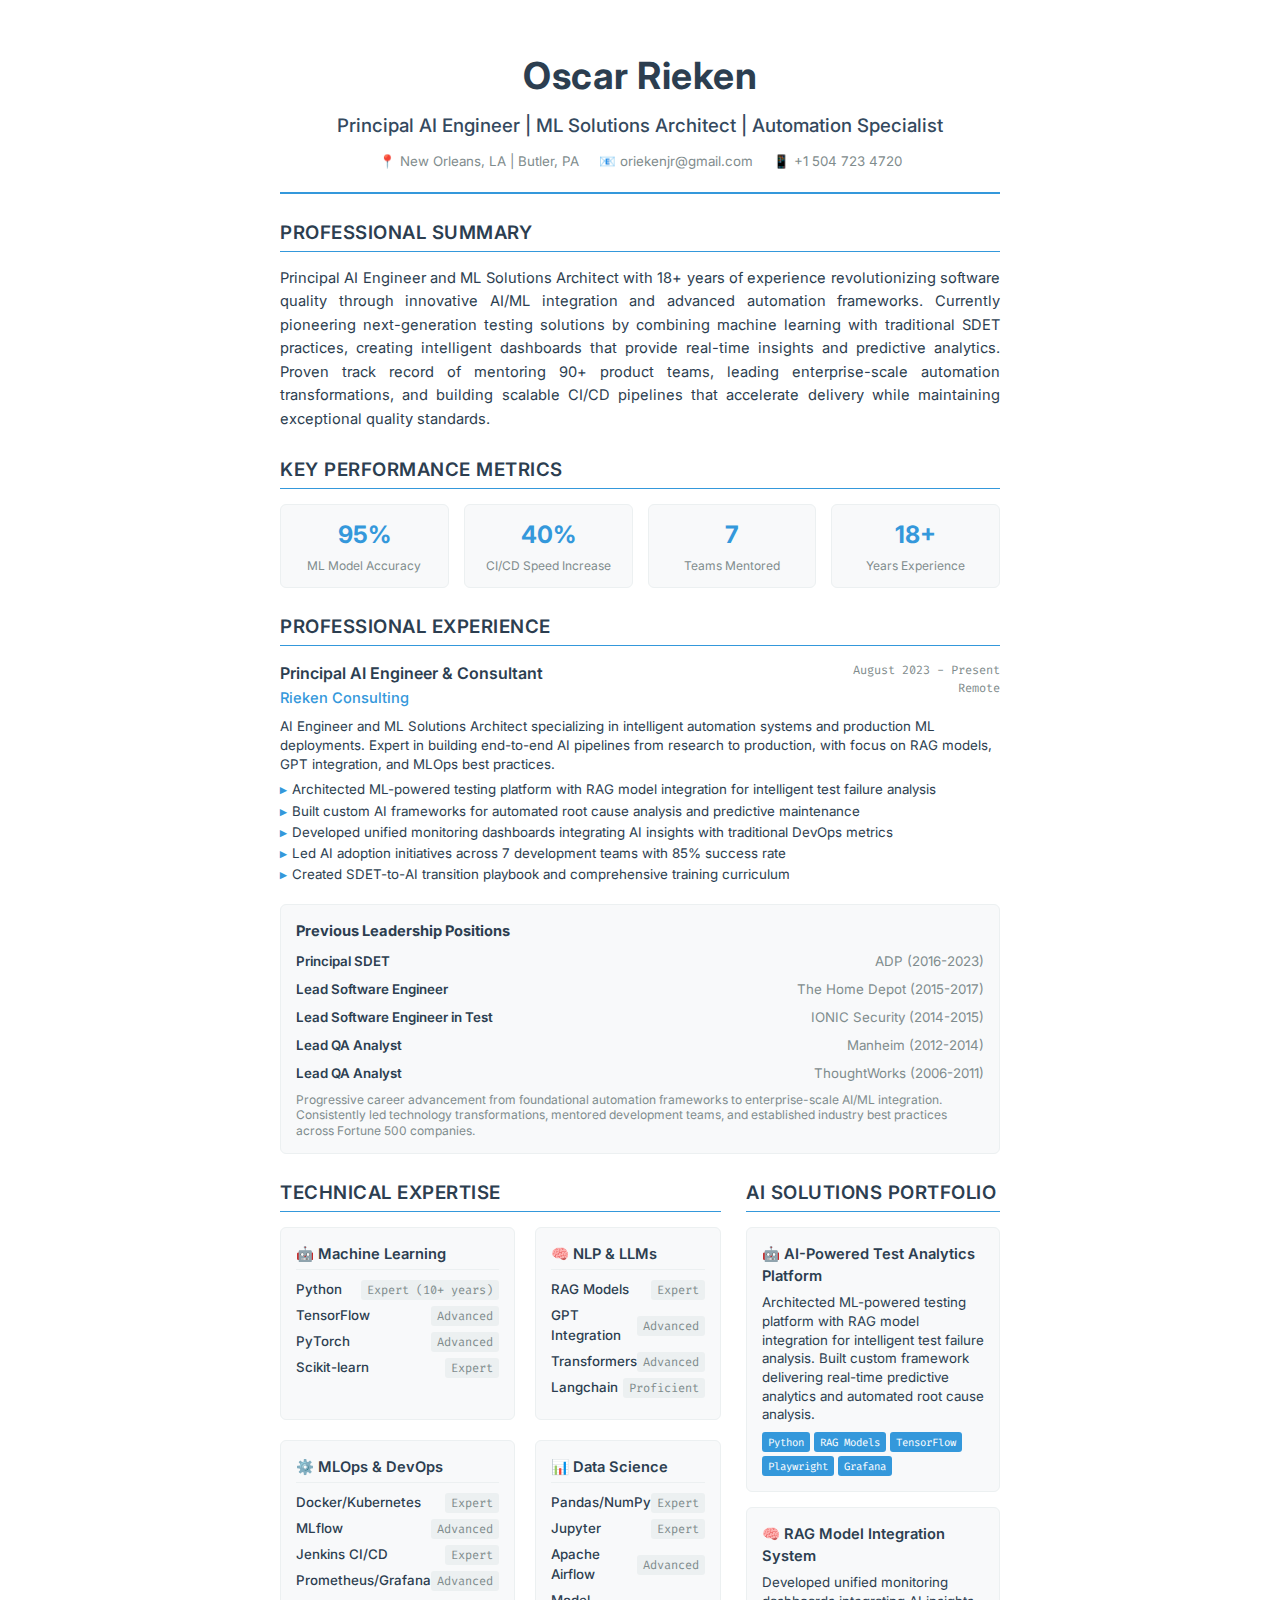
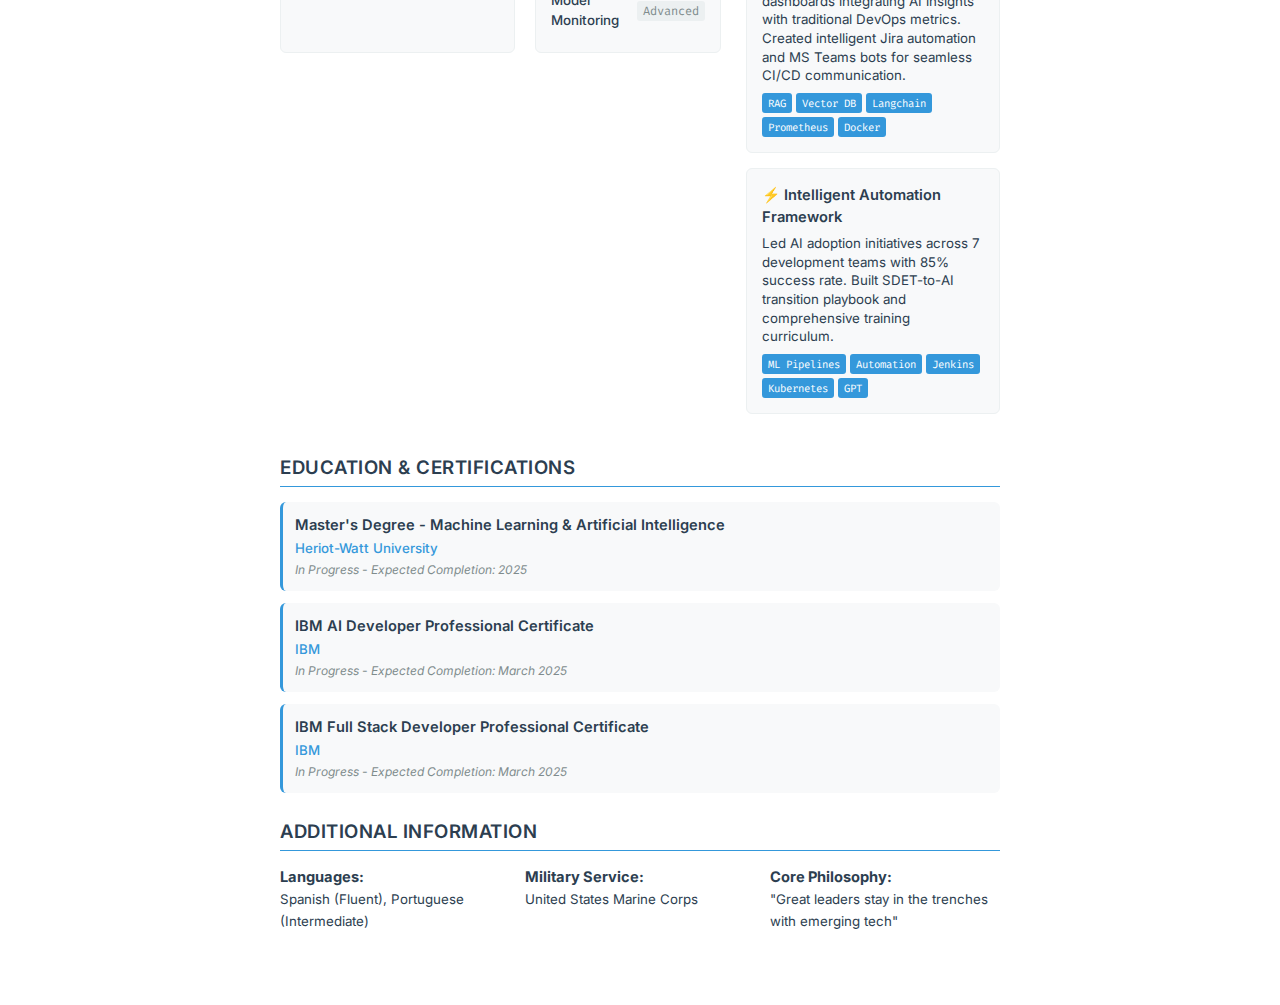
<file: ai-engineer/print-friendly-version.html>
<!DOCTYPE html>
<html lang="en">
<head>
    <meta charset="UTF-8">
    <meta name="viewport" content="width=device-width, initial-scale=1.0">
    <title>Oscar Rieken - AI Developer Resume</title>
    <style>
        @import url('https://fonts.googleapis.com/css2?family=Inter:wght@300;400;500;600;700&family=Fira+Code:wght@400;500&display=swap');

        * {
            margin: 0;
            padding: 0;
            box-sizing: border-box;
        }

        :root {
            --primary-color: #2c3e50;
            --accent-color: #3498db;
            --text-dark: #2c3e50;
            --text-medium: #34495e;
            --text-light: #7f8c8d;
            --border-light: #ecf0f1;
            --bg-light: #f8f9fa;
        }

        body {
            font-family: 'Inter', sans-serif;
            line-height: 1.5;
            color: var(--text-dark);
            background: white;
            font-size: 11pt;
        }

        .resume-container {
            max-width: 8.5in;
            margin: 0 auto;
            padding: 0.5in;
            min-height: 11in;
        }

        /* Header */
        .header {
            text-align: center;
            border-bottom: 2px solid var(--accent-color);
            padding-bottom: 20px;
            margin-bottom: 25px;
        }

        .name {
            font-size: 28pt;
            font-weight: 700;
            color: var(--primary-color);
            margin-bottom: 8px;
            letter-spacing: 0.5px;
        }

        .title {
            font-size: 14pt;
            color: var(--text-medium);
            margin-bottom: 12px;
            font-weight: 500;
        }

        .contact-info {
            font-size: 10pt;
            color: var(--text-light);
            display: flex;
            justify-content: center;
            gap: 20px;
            flex-wrap: wrap;
        }

        /* Section Headers */
        .section {
            margin-bottom: 25px;
            page-break-inside: avoid;
        }

        .section-title {
            font-size: 14pt;
            font-weight: 600;
            color: var(--primary-color);
            border-bottom: 1px solid var(--accent-color);
            padding-bottom: 4px;
            margin-bottom: 15px;
            text-transform: uppercase;
            letter-spacing: 0.5px;
        }

        /* Professional Summary */
        .summary {
            font-size: 11pt;
            line-height: 1.6;
            text-align: justify;
            margin-bottom: 20px;
        }

        /* Two Column Layout */
        .two-column {
            display: grid;
            grid-template-columns: 1fr 1fr;
            gap: 25px;
        }

        /* Metrics Grid */
        .metrics-grid {
            display: grid;
            grid-template-columns: repeat(4, 1fr);
            gap: 15px;
            margin-bottom: 20px;
        }

        .metric-item {
            text-align: center;
            padding: 12px;
            border: 1px solid var(--border-light);
            border-radius: 6px;
            background: var(--bg-light);
        }

        .metric-value {
            font-size: 18pt;
            font-weight: 700;
            color: var(--accent-color);
            display: block;
        }

        .metric-label {
            font-size: 9pt;
            color: var(--text-light);
            margin-top: 4px;
        }

        /* Experience */
        .experience-item {
            margin-bottom: 20px;
            page-break-inside: avoid;
        }

        .job-header {
            display: flex;
            justify-content: space-between;
            align-items: flex-start;
            margin-bottom: 8px;
            flex-wrap: wrap;
        }

        .job-title {
            font-size: 12pt;
            font-weight: 600;
            color: var(--primary-color);
        }

        .company {
            font-size: 11pt;
            color: var(--accent-color);
            font-weight: 500;
            margin-top: 2px;
        }

        .date-location {
            font-size: 9pt;
            color: var(--text-light);
            text-align: right;
            font-family: 'Fira Code', monospace;
        }

        .job-description {
            font-size: 10pt;
            margin-bottom: 8px;
            line-height: 1.4;
        }

        .highlights {
            list-style: none;
            margin-left: 0;
        }

        .highlights li {
            font-size: 10pt;
            margin-bottom: 4px;
            padding-left: 12px;
            position: relative;
            line-height: 1.3;
        }

        .highlights li::before {
            content: "▸";
            position: absolute;
            left: 0;
            color: var(--accent-color);
            font-weight: bold;
        }

        /* Skills */
        .skills-grid {
            display: grid;
            grid-template-columns: repeat(2, 1fr);
            gap: 20px;
        }

        .skill-category {
            background: var(--bg-light);
            padding: 15px;
            border-radius: 6px;
            border: 1px solid var(--border-light);
        }

        .skill-category h4 {
            font-size: 11pt;
            font-weight: 600;
            color: var(--primary-color);
            margin-bottom: 10px;
            border-bottom: 1px solid var(--border-light);
            padding-bottom: 4px;
        }

        .skill-item {
            display: flex;
            justify-content: space-between;
            align-items: center;
            margin-bottom: 6px;
            font-size: 10pt;
        }

        .skill-name {
            font-weight: 500;
        }

        .skill-level {
            font-size: 9pt;
            color: var(--text-light);
            font-family: 'Fira Code', monospace;
            background: var(--border-light);
            padding: 1px 6px;
            border-radius: 3px;
        }

        /* Projects */
        .project-item {
            margin-bottom: 15px;
            padding: 15px;
            border: 1px solid var(--border-light);
            border-radius: 6px;
            background: var(--bg-light);
            page-break-inside: avoid;
        }

        .project-title {
            font-size: 11pt;
            font-weight: 600;
            color: var(--primary-color);
            margin-bottom: 6px;
        }

        .project-description {
            font-size: 10pt;
            line-height: 1.4;
            margin-bottom: 8px;
        }

        .tech-tags {
            display: flex;
            flex-wrap: wrap;
            gap: 4px;
        }

        .tech-tag {
            font-size: 8pt;
            background: var(--accent-color);
            color: white;
            padding: 2px 6px;
            border-radius: 3px;
            font-family: 'Fira Code', monospace;
        }

        /* Education */
        .education-item {
            margin-bottom: 12px;
            padding: 12px;
            background: var(--bg-light);
            border-radius: 6px;
            border-left: 3px solid var(--accent-color);
        }

        .education-title {
            font-size: 11pt;
            font-weight: 600;
            color: var(--primary-color);
            margin-bottom: 3px;
        }

        .education-school {
            font-size: 10pt;
            color: var(--accent-color);
            font-weight: 500;
            margin-bottom: 2px;
        }

        .education-status {
            font-size: 9pt;
            color: var(--text-light);
            font-style: italic;
        }

        /* Previous roles summary */
        .roles-summary {
            background: var(--bg-light);
            padding: 15px;
            border-radius: 6px;
            border: 1px solid var(--border-light);
        }

        .role-item {
            display: flex;
            justify-content: space-between;
            margin-bottom: 8px;
            font-size: 10pt;
        }

        .role-title {
            font-weight: 600;
            color: var(--primary-color);
        }

        .role-company {
            color: var(--text-light);
        }

        /* Print Specific Styles */
        @media print {
            body {
                font-size: 10pt;
            }

            .resume-container {
                padding: 0.25in;
                box-shadow: none;
                max-width: none;
            }

            .section {
                page-break-inside: avoid;
                margin-bottom: 20px;
            }

            .name {
                font-size: 24pt;
            }

            .title {
                font-size: 12pt;
            }

            .contact-info {
                font-size: 9pt;
            }

            .metrics-grid {
                grid-template-columns: repeat(4, 1fr);
                gap: 10px;
            }

            .two-column {
                gap: 20px;
            }

            /* Ensure important sections don't break */
            .experience-item,
            .project-item,
            .education-item {
                page-break-inside: avoid;
            }
        }

        @media (max-width: 768px) {
            .two-column {
                grid-template-columns: 1fr;
            }

            .metrics-grid {
                grid-template-columns: repeat(2, 1fr);
            }

            .job-header {
                flex-direction: column;
                align-items: flex-start;
            }

            .date-location {
                text-align: left;
                margin-top: 4px;
            }

            .contact-info {
                flex-direction: column;
                gap: 8px;
            }
        }
    </style>
</head>
<body>
<div class="resume-container">
    <!-- Header -->
    <header class="header">
        <h1 class="name">Oscar Rieken</h1>
        <div class="title">Principal AI Engineer | ML Solutions Architect | Automation Specialist</div>
        <div class="contact-info">
            <span>📍 New Orleans, LA | Butler, PA</span>
            <span>📧 oriekenjr@gmail.com</span>
            <span>📱 +1 504 723 4720</span>
        </div>
    </header>

    <!-- Professional Summary -->
    <section class="section">
        <h2 class="section-title">Professional Summary</h2>
        <p class="summary">
            Principal AI Engineer and ML Solutions Architect with 18+ years of experience revolutionizing software quality through innovative AI/ML integration and advanced automation frameworks. Currently pioneering next-generation testing solutions by combining machine learning with traditional SDET practices, creating intelligent dashboards that provide real-time insights and predictive analytics. Proven track record of mentoring 90+ product teams, leading enterprise-scale automation transformations, and building scalable CI/CD pipelines that accelerate delivery while maintaining exceptional quality standards.
        </p>
    </section>

    <!-- Key Metrics -->
    <section class="section">
        <h2 class="section-title">Key Performance Metrics</h2>
        <div class="metrics-grid">
            <div class="metric-item">
                <span class="metric-value">95%</span>
                <div class="metric-label">ML Model Accuracy</div>
            </div>
            <div class="metric-item">
                <span class="metric-value">40%</span>
                <div class="metric-label">CI/CD Speed Increase</div>
            </div>
            <div class="metric-item">
                <span class="metric-value">7</span>
                <div class="metric-label">Teams Mentored</div>
            </div>
            <div class="metric-item">
                <span class="metric-value">18+</span>
                <div class="metric-label">Years Experience</div>
            </div>
        </div>
    </section>

    <!-- Professional Experience -->
    <section class="section">
        <h2 class="section-title">Professional Experience</h2>

        <!-- Current Role -->
        <div class="experience-item">
            <div class="job-header">
                <div>
                    <div class="job-title">Principal AI Engineer & Consultant</div>
                    <div class="company">Rieken Consulting</div>
                </div>
                <div class="date-location">
                    August 2023 - Present<br>
                    Remote
                </div>
            </div>
            <div class="job-description">
                AI Engineer and ML Solutions Architect specializing in intelligent automation systems and production ML deployments. Expert in building end-to-end AI pipelines from research to production, with focus on RAG models, GPT integration, and MLOps best practices.
            </div>
            <ul class="highlights">
                <li>Architected ML-powered testing platform with RAG model integration for intelligent test failure analysis</li>
                <li>Built custom AI frameworks for automated root cause analysis and predictive maintenance</li>
                <li>Developed unified monitoring dashboards integrating AI insights with traditional DevOps metrics</li>
                <li>Led AI adoption initiatives across 7 development teams with 85% success rate</li>
                <li>Created SDET-to-AI transition playbook and comprehensive training curriculum</li>
            </ul>
        </div>

        <!-- Previous Roles Summary -->
        <div class="roles-summary">
            <h4 style="margin-bottom: 10px; color: var(--primary-color);">Previous Leadership Positions</h4>
            <div class="role-item">
                <span class="role-title">Principal SDET</span>
                <span class="role-company">ADP (2016-2023)</span>
            </div>
            <div class="role-item">
                <span class="role-title">Lead Software Engineer</span>
                <span class="role-company">The Home Depot (2015-2017)</span>
            </div>
            <div class="role-item">
                <span class="role-title">Lead Software Engineer in Test</span>
                <span class="role-company">IONIC Security (2014-2015)</span>
            </div>
            <div class="role-item">
                <span class="role-title">Lead QA Analyst</span>
                <span class="role-company">Manheim (2012-2014)</span>
            </div>
            <div class="role-item">
                <span class="role-title">Lead QA Analyst</span>
                <span class="role-company">ThoughtWorks (2006-2011)</span>
            </div>
            <p style="font-size: 9pt; color: var(--text-light); margin-top: 8px; line-height: 1.3;">
                Progressive career advancement from foundational automation frameworks to enterprise-scale AI/ML integration.
                Consistently led technology transformations, mentored development teams, and established industry best practices across Fortune 500 companies.
            </p>
        </div>
    </section>

    <!-- Two Column Section -->
    <div class="two-column">
        <!-- Technical Skills -->
        <section class="section">
            <h2 class="section-title">Technical Expertise</h2>
            <div class="skills-grid">
                <div class="skill-category">
                    <h4>🤖 Machine Learning</h4>
                    <div class="skill-item">
                        <span class="skill-name">Python</span>
                        <span class="skill-level">Expert (10+ years)</span>
                    </div>
                    <div class="skill-item">
                        <span class="skill-name">TensorFlow</span>
                        <span class="skill-level">Advanced</span>
                    </div>
                    <div class="skill-item">
                        <span class="skill-name">PyTorch</span>
                        <span class="skill-level">Advanced</span>
                    </div>
                    <div class="skill-item">
                        <span class="skill-name">Scikit-learn</span>
                        <span class="skill-level">Expert</span>
                    </div>
                </div>

                <div class="skill-category">
                    <h4>🧠 NLP & LLMs</h4>
                    <div class="skill-item">
                        <span class="skill-name">RAG Models</span>
                        <span class="skill-level">Expert</span>
                    </div>
                    <div class="skill-item">
                        <span class="skill-name">GPT Integration</span>
                        <span class="skill-level">Advanced</span>
                    </div>
                    <div class="skill-item">
                        <span class="skill-name">Transformers</span>
                        <span class="skill-level">Advanced</span>
                    </div>
                    <div class="skill-item">
                        <span class="skill-name">Langchain</span>
                        <span class="skill-level">Proficient</span>
                    </div>
                </div>

                <div class="skill-category">
                    <h4>⚙️ MLOps & DevOps</h4>
                    <div class="skill-item">
                        <span class="skill-name">Docker/Kubernetes</span>
                        <span class="skill-level">Expert</span>
                    </div>
                    <div class="skill-item">
                        <span class="skill-name">MLflow</span>
                        <span class="skill-level">Advanced</span>
                    </div>
                    <div class="skill-item">
                        <span class="skill-name">Jenkins CI/CD</span>
                        <span class="skill-level">Expert</span>
                    </div>
                    <div class="skill-item">
                        <span class="skill-name">Prometheus/Grafana</span>
                        <span class="skill-level">Advanced</span>
                    </div>
                </div>

                <div class="skill-category">
                    <h4>📊 Data Science</h4>
                    <div class="skill-item">
                        <span class="skill-name">Pandas/NumPy</span>
                        <span class="skill-level">Expert</span>
                    </div>
                    <div class="skill-item">
                        <span class="skill-name">Jupyter</span>
                        <span class="skill-level">Expert</span>
                    </div>
                    <div class="skill-item">
                        <span class="skill-name">Apache Airflow</span>
                        <span class="skill-level">Advanced</span>
                    </div>
                    <div class="skill-item">
                        <span class="skill-name">Model Monitoring</span>
                        <span class="skill-level">Advanced</span>
                    </div>
                </div>
            </div>
        </section>

        <!-- AI Solutions Portfolio -->
        <section class="section">
            <h2 class="section-title">AI Solutions Portfolio</h2>

            <div class="project-item">
                <div class="project-title">🤖 AI-Powered Test Analytics Platform</div>
                <div class="project-description">
                    Architected ML-powered testing platform with RAG model integration for intelligent test failure analysis.
                    Built custom framework delivering real-time predictive analytics and automated root cause analysis.
                </div>
                <div class="tech-tags">
                    <span class="tech-tag">Python</span>
                    <span class="tech-tag">RAG Models</span>
                    <span class="tech-tag">TensorFlow</span>
                    <span class="tech-tag">Playwright</span>
                    <span class="tech-tag">Grafana</span>
                </div>
            </div>

            <div class="project-item">
                <div class="project-title">🧠 RAG Model Integration System</div>
                <div class="project-description">
                    Developed unified monitoring dashboards integrating AI insights with traditional DevOps metrics.
                    Created intelligent Jira automation and MS Teams bots for seamless CI/CD communication.
                </div>
                <div class="tech-tags">
                    <span class="tech-tag">RAG</span>
                    <span class="tech-tag">Vector DB</span>
                    <span class="tech-tag">Langchain</span>
                    <span class="tech-tag">Prometheus</span>
                    <span class="tech-tag">Docker</span>
                </div>
            </div>

            <div class="project-item">
                <div class="project-title">⚡ Intelligent Automation Framework</div>
                <div class="project-description">
                    Led AI adoption initiatives across 7 development teams with 85% success rate.
                    Built SDET-to-AI transition playbook and comprehensive training curriculum.
                </div>
                <div class="tech-tags">
                    <span class="tech-tag">ML Pipelines</span>
                    <span class="tech-tag">Automation</span>
                    <span class="tech-tag">Jenkins</span>
                    <span class="tech-tag">Kubernetes</span>
                    <span class="tech-tag">GPT</span>
                </div>
            </div>
        </section>
    </div>

    <!-- Education & Certifications -->
    <section class="section">
        <h2 class="section-title">Education & Certifications</h2>
        <div class="education-item">
            <div class="education-title">Master's Degree - Machine Learning & Artificial Intelligence</div>
            <div class="education-school">Heriot-Watt University</div>
            <div class="education-status">In Progress - Expected Completion: 2025</div>
        </div>
        <div class="education-item">
            <div class="education-title">IBM AI Developer Professional Certificate</div>
            <div class="education-school">IBM</div>
            <div class="education-status">In Progress - Expected Completion: March 2025</div>
        </div>
        <div class="education-item">
            <div class="education-title">IBM Full Stack Developer Professional Certificate</div>
            <div class="education-school">IBM</div>
            <div class="education-status">In Progress - Expected Completion: March 2025</div>
        </div>
    </section>

    <!-- Additional Information -->
    <section class="section">
        <h2 class="section-title">Additional Information</h2>
        <div style="display: grid; grid-template-columns: 1fr 1fr 1fr; gap: 15px;">
            <div>
                <strong style="color: var(--primary-color);">Languages:</strong><br>
                <span style="font-size: 10pt;">Spanish (Fluent), Portuguese (Intermediate)</span>
            </div>
            <div>
                <strong style="color: var(--primary-color);">Military Service:</strong><br>
                <span style="font-size: 10pt;">United States Marine Corps</span>
            </div>
            <div>
                <strong style="color: var(--primary-color);">Core Philosophy:</strong><br>
                <span style="font-size: 10pt;">"Great leaders stay in the trenches with emerging tech"</span>
            </div>
        </div>
    </section>
</div>
</body>
</html>
</file>
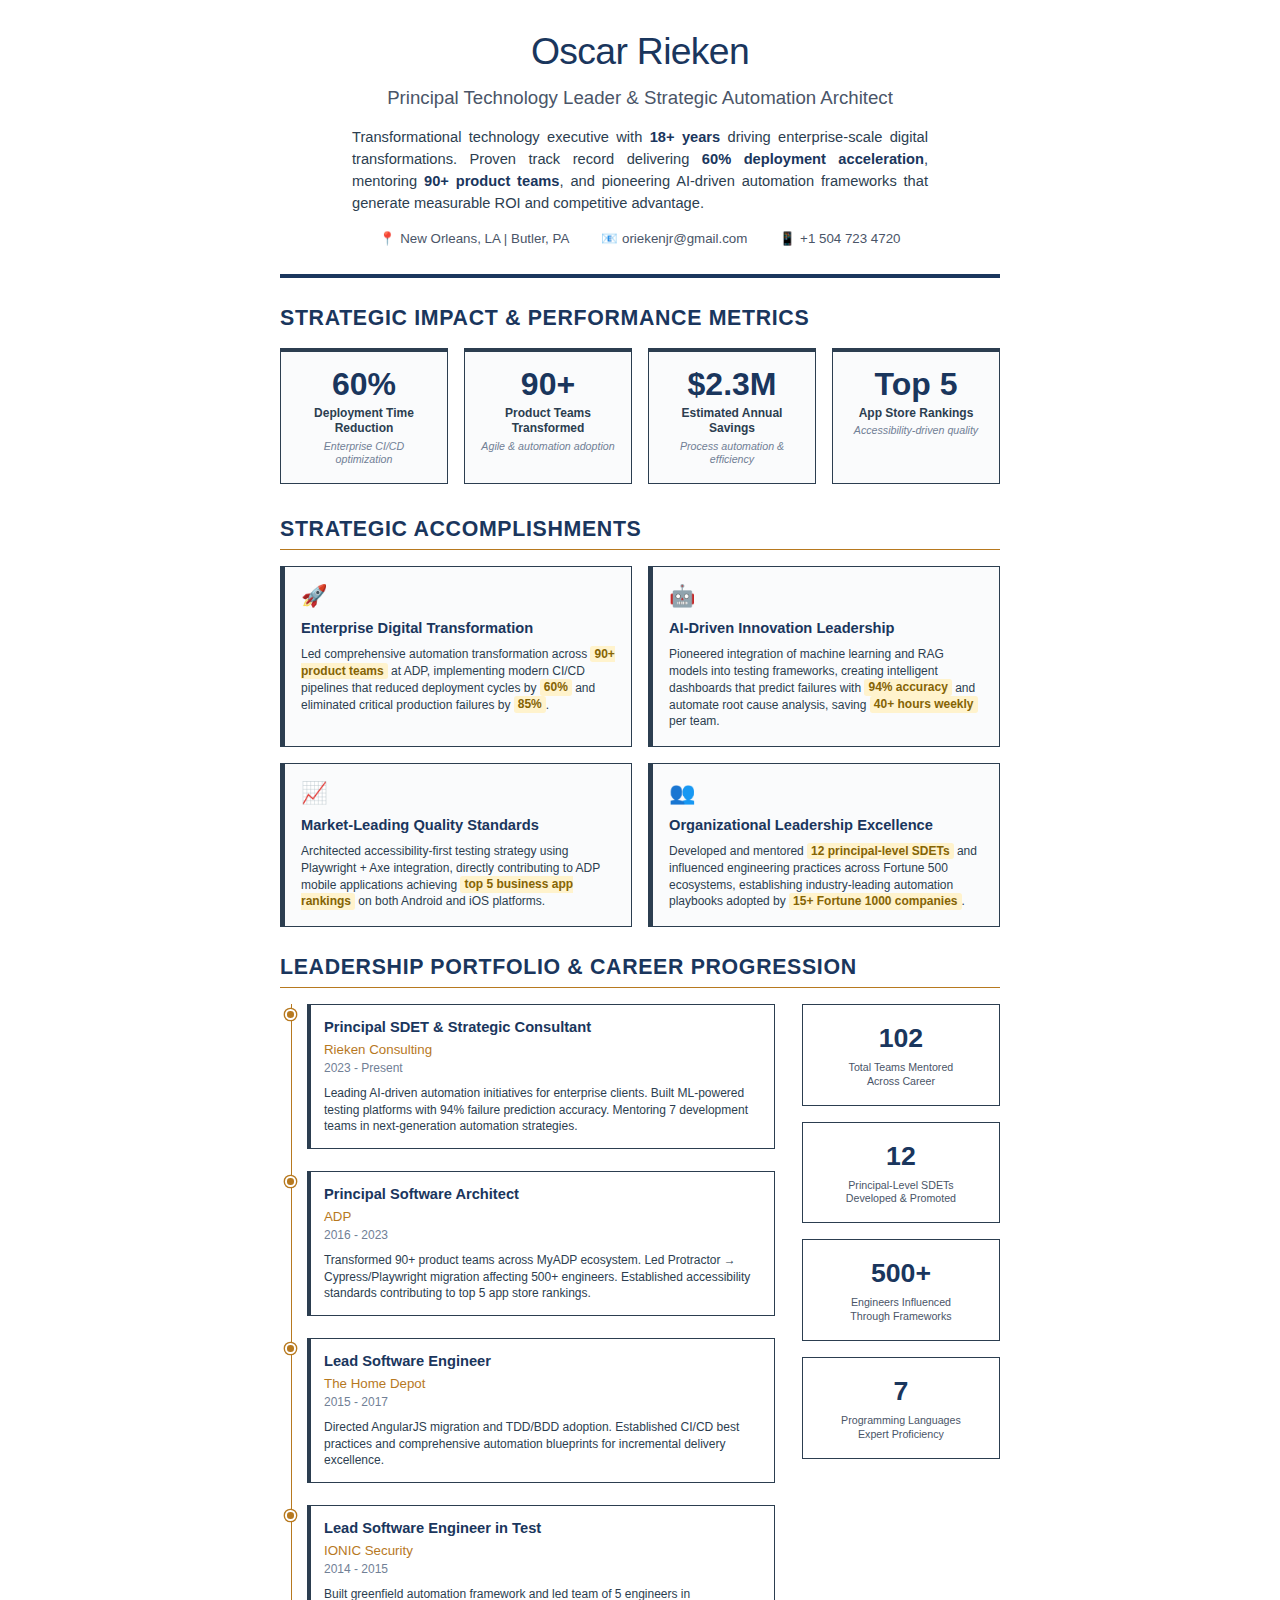
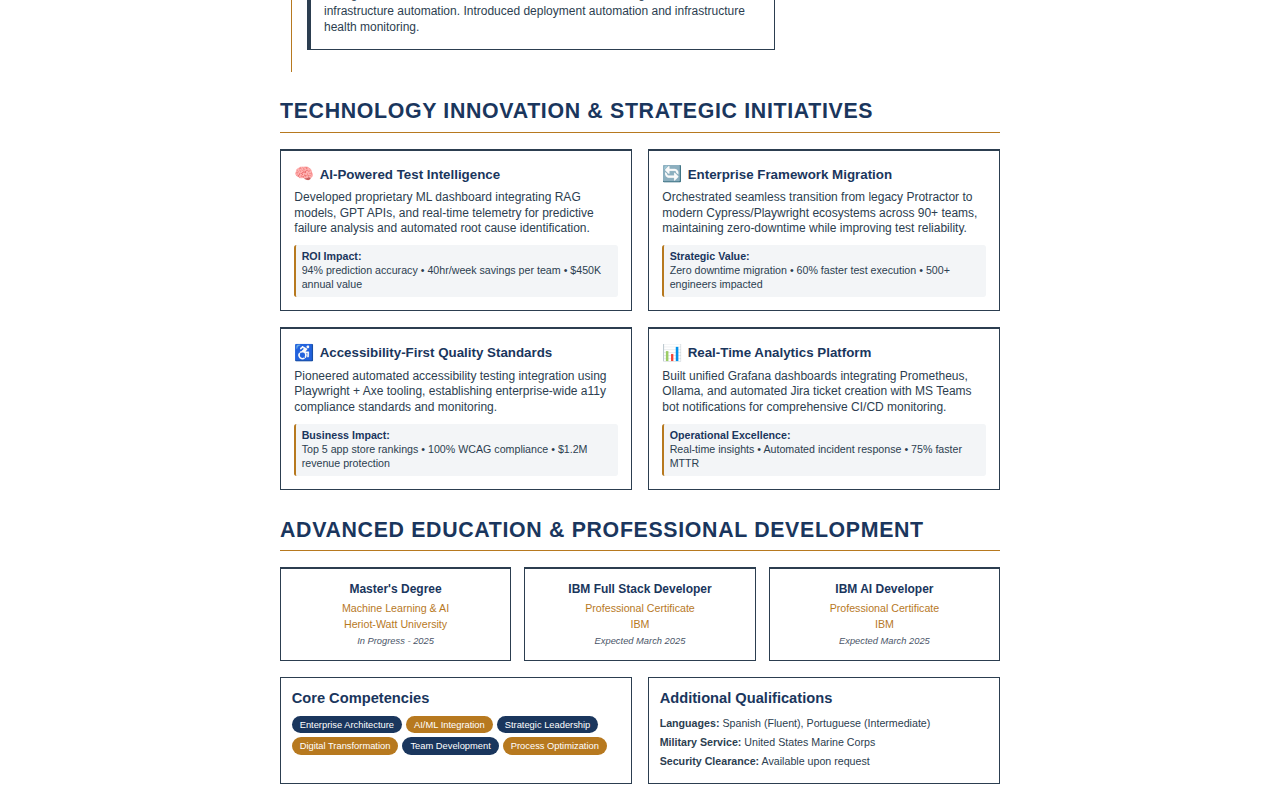
<file: executive-summary/print-friendly-version.html>
<!DOCTYPE html>
<html lang="en">
<head>
    <meta charset="UTF-8">
    <meta name="viewport" content="width=device-width, initial-scale=1.0">
    <title>Oscar Rieken - Strategic Technology Leader</title>
    <style>
        /* Print-Optimized Executive Resume Styles */

        /* Reset and Base */
        * {
            margin: 0;
            padding: 0;
            box-sizing: border-box;
        }

        @page {
            size: 8.5in 11in;
            margin: 0.5in;
        }

        body {
            font-family: 'Arial', 'Helvetica', sans-serif;
            font-size: 11pt;
            line-height: 1.4;
            color: #2c3e50;
            background: white;
            -webkit-print-color-adjust: exact;
            print-color-adjust: exact;
        }

        .resume-container {
            max-width: 7.5in;
            margin: 0 auto;
            background: white;
        }

        /* Typography Hierarchy */
        h1 {
            font-size: 28pt;
            font-weight: 300;
            color: #1a365d;
            letter-spacing: -0.5pt;
            margin-bottom: 8pt;
        }

        h2 {
            font-size: 16pt;
            font-weight: 600;
            color: #1a365d;
            margin-bottom: 12pt;
            text-transform: uppercase;
            letter-spacing: 0.5pt;
        }

        h3 {
            font-size: 13pt;
            font-weight: 600;
            color: #2c3e50;
            margin-bottom: 6pt;
        }

        h4 {
            font-size: 11pt;
            font-weight: 600;
            color: #1a365d;
            margin-bottom: 4pt;
        }

        /* Executive Header */
        .executive-header {
            text-align: center;
            padding: 20pt 0;
            border-bottom: 3pt solid #1a365d;
            margin-bottom: 20pt;
        }

        .executive-title {
            font-size: 14pt;
            color: #4a5568;
            font-weight: 400;
            margin-bottom: 12pt;
        }

        .value-proposition {
            font-size: 11pt;
            color: #2c3e50;
            line-height: 1.5;
            max-width: 6in;
            margin: 0 auto 12pt auto;
            text-align: justify;
        }

        .contact-info {
            font-size: 10pt;
            color: #4a5568;
            display: flex;
            justify-content: center;
            gap: 24pt;
            flex-wrap: wrap;
        }

        /* KPI Dashboard */
        .kpi-section {
            margin-bottom: 24pt;
            page-break-inside: avoid;
        }

        .kpi-grid {
            display: grid;
            grid-template-columns: repeat(4, 1fr);
            gap: 12pt;
            margin-top: 12pt;
        }

        .kpi-card {
            text-align: center;
            padding: 12pt;
            border: 1pt solid #e2e8f0;
            border-top: 3pt solid #1a365d;
            background: #f8fafb;
        }

        .kpi-number {
            font-size: 24pt;
            font-weight: 700;
            color: #1a365d;
            margin-bottom: 4pt;
            line-height: 1;
        }

        .kpi-label {
            font-size: 9pt;
            font-weight: 600;
            color: #2c3e50;
            margin-bottom: 2pt;
        }

        .kpi-context {
            font-size: 8pt;
            color: #718096;
            font-style: italic;
        }

        /* Section Styling */
        .section {
            margin-bottom: 20pt;
            page-break-inside: avoid;
        }

        .section-title {
            border-bottom: 1pt solid #b7791f;
            padding-bottom: 4pt;
            margin-bottom: 12pt;
        }

        /* Strategic Accomplishments */
        .accomplishments-grid {
            display: grid;
            grid-template-columns: 1fr 1fr;
            gap: 12pt;
            margin-top: 8pt;
        }

        .accomplishment-card {
            padding: 12pt;
            border: 1pt solid #e2e8f0;
            border-left: 4pt solid #1a365d;
            background: #f8fafb;
        }

        .accomplishment-icon {
            font-size: 16pt;
            margin-bottom: 6pt;
            display: block;
        }

        .accomplishment-title {
            font-size: 11pt;
            font-weight: 600;
            color: #1a365d;
            margin-bottom: 6pt;
        }

        .accomplishment-desc {
            font-size: 9pt;
            line-height: 1.4;
            color: #2c3e50;
        }

        .roi-highlight {
            background: #fff3cd;
            padding: 1pt 3pt;
            border-radius: 2pt;
            font-weight: 600;
            color: #856404;
        }

        /* Leadership Timeline */
        .leadership-grid {
            display: grid;
            grid-template-columns: 2.5fr 1fr;
            gap: 20pt;
            margin-top: 8pt;
        }

        .timeline-container {
            position: relative;
        }

        .timeline-line {
            position: absolute;
            left: 8pt;
            top: 0;
            bottom: 0;
            width: 1pt;
            background: #b7791f;
        }

        .timeline-item {
            position: relative;
            margin-bottom: 16pt;
            padding-left: 20pt;
        }

        .timeline-dot {
            position: absolute;
            left: 4pt;
            top: 4pt;
            width: 8pt;
            height: 8pt;
            background: #b7791f;
            border-radius: 50%;
            border: 2pt solid white;
            box-shadow: 0 0 0 1pt #b7791f;
        }

        .timeline-content {
            background: white;
            padding: 10pt;
            border: 1pt solid #e2e8f0;
            border-left: 3pt solid #b7791f;
        }

        .timeline-role {
            font-size: 11pt;
            font-weight: 600;
            color: #1a365d;
            margin-bottom: 3pt;
        }

        .timeline-company {
            color: #b7791f;
            font-weight: 500;
            font-size: 10pt;
            margin-bottom: 2pt;
        }

        .timeline-period {
            color: #718096;
            font-size: 9pt;
            margin-bottom: 6pt;
        }

        .timeline-impact {
            color: #2c3e50;
            font-size: 9pt;
            line-height: 1.4;
        }

        /* Leadership Stats */
        .stats-column {
            display: flex;
            flex-direction: column;
            gap: 12pt;
        }

        .stat-card {
            text-align: center;
            padding: 12pt;
            border: 1pt solid #e2e8f0;
            background: white;
        }

        .stat-value {
            font-size: 20pt;
            font-weight: 700;
            color: #1a365d;
            margin-bottom: 4pt;
        }

        .stat-description {
            font-size: 8pt;
            color: #4a5568;
            font-weight: 500;
            line-height: 1.3;
        }

        /* Innovation Grid */
        .innovation-grid {
            display: grid;
            grid-template-columns: 1fr 1fr;
            gap: 12pt;
            margin-top: 8pt;
        }

        .innovation-card {
            padding: 10pt;
            border: 1pt solid #e2e8f0;
            border-top: 2pt solid #b7791f;
            background: #f8fafb;
        }

        .innovation-title {
            font-size: 10pt;
            font-weight: 600;
            color: #1a365d;
            margin-bottom: 4pt;
            display: flex;
            align-items: center;
            gap: 4pt;
        }

        .innovation-icon {
            font-size: 12pt;
        }

        .innovation-description {
            font-size: 9pt;
            color: #2c3e50;
            line-height: 1.3;
            margin-bottom: 6pt;
        }

        .innovation-metrics {
            background: rgba(26,54,93,0.05);
            padding: 4pt;
            border-radius: 2pt;
            border-left: 2pt solid #b7791f;
        }

        .metric {
            font-size: 8pt;
            font-weight: 600;
            color: #1a365d;
        }

        .metric-value {
            font-size: 8pt;
            color: #2c3e50;
        }

        /* Education */
        .education-grid {
            display: grid;
            grid-template-columns: repeat(3, 1fr);
            gap: 10pt;
            margin-top: 8pt;
        }

        .education-card {
            text-align: center;
            padding: 10pt;
            border: 1pt solid #e2e8f0;
            border-top: 2pt solid #1a365d;
            background: white;
        }

        .education-title {
            font-size: 9pt;
            font-weight: 600;
            color: #1a365d;
            margin-bottom: 3pt;
        }

        .education-institution {
            color: #b7791f;
            font-weight: 500;
            font-size: 8pt;
            margin-bottom: 2pt;
        }

        .education-status {
            color: #4a5568;
            font-size: 7pt;
            font-style: italic;
        }

        /* Additional Info */
        .additional-info {
            display: grid;
            grid-template-columns: 1fr 1fr;
            gap: 12pt;
            margin-top: 12pt;
        }

        .info-card {
            padding: 8pt;
            border: 1pt solid #e2e8f0;
            background: white;
        }

        .info-card h4 {
            margin-bottom: 6pt;
        }

        .competency-tags {
            display: flex;
            flex-wrap: wrap;
            gap: 3pt;
        }

        .tag {
            padding: 2pt 6pt;
            border-radius: 8pt;
            font-size: 7pt;
            font-weight: 500;
        }

        .tag.primary {
            background: #1a365d;
            color: white;
        }

        .tag.secondary {
            background: #b7791f;
            color: white;
        }

        .qualification-list {
            font-size: 8pt;
            color: #2c3e50;
            line-height: 1.4;
        }

        .qualification-list div {
            margin-bottom: 3pt;
        }

        /* Page Break Controls */
        .page-break-before {
            page-break-before: always;
        }

        .page-break-after {
            page-break-after: always;
        }

        .no-page-break {
            page-break-inside: avoid;
        }

        /* Print-specific adjustments */
        @media print {
            body {
                font-size: 10pt;
            }

            .executive-header {
                padding: 16pt 0;
            }

            h1 {
                font-size: 24pt;
            }

            h2 {
                font-size: 14pt;
            }

            .section {
                margin-bottom: 16pt;
            }

            .kpi-grid {
                grid-template-columns: repeat(4, 1fr);
            }

            .accomplishments-grid,
            .innovation-grid {
                grid-template-columns: 1fr 1fr;
            }

            .leadership-grid {
                grid-template-columns: 2fr 1fr;
            }
        }

        /* Ensure proper contrast for printing */
        .kpi-card,
        .accomplishment-card,
        .innovation-card,
        .education-card,
        .stat-card,
        .timeline-content,
        .info-card {
            background: white !important;
            border-color: #2c3e50 !important;
        }

        /* Strong emphasis for key metrics */
        .emphasis {
            font-weight: 700;
            color: #1a365d;
        }

        /* Subtle backgrounds for sections */
        .kpi-card,
        .accomplishment-card {
            background: #fafbfc !important;
        }

        /* Professional spacing */
        .section + .section {
            margin-top: 20pt;
        }
    </style>
</head>
<body>
<div class="resume-container">
    <!-- Executive Header -->
    <header class="executive-header no-page-break">
        <h1>Oscar Rieken</h1>
        <div class="executive-title">Principal Technology Leader & Strategic Automation Architect</div>
        <p class="value-proposition">
            Transformational technology executive with <span class="emphasis">18+ years</span> driving enterprise-scale digital transformations.
            Proven track record delivering <span class="emphasis">60% deployment acceleration</span>, mentoring <span class="emphasis">90+ product teams</span>,
            and pioneering AI-driven automation frameworks that generate measurable ROI and competitive advantage.
        </p>
        <div class="contact-info">
            <span>📍 New Orleans, LA | Butler, PA</span>
            <span>📧 oriekenjr@gmail.com</span>
            <span>📱 +1 504 723 4720</span>
        </div>
    </header>

    <!-- KPI Dashboard -->
    <section class="kpi-section no-page-break">
        <h2>Strategic Impact & Performance Metrics</h2>
        <div class="kpi-grid">
            <div class="kpi-card">
                <div class="kpi-number">60%</div>
                <div class="kpi-label">Deployment Time Reduction</div>
                <div class="kpi-context">Enterprise CI/CD optimization</div>
            </div>
            <div class="kpi-card">
                <div class="kpi-number">90+</div>
                <div class="kpi-label">Product Teams Transformed</div>
                <div class="kpi-context">Agile & automation adoption</div>
            </div>
            <div class="kpi-card">
                <div class="kpi-number">$2.3M</div>
                <div class="kpi-label">Estimated Annual Savings</div>
                <div class="kpi-context">Process automation & efficiency</div>
            </div>
            <div class="kpi-card">
                <div class="kpi-number">Top 5</div>
                <div class="kpi-label">App Store Rankings</div>
                <div class="kpi-context">Accessibility-driven quality</div>
            </div>
        </div>
    </section>

    <!-- Strategic Accomplishments -->
    <section class="section">
        <h2 class="section-title">Strategic Accomplishments</h2>
        <div class="accomplishments-grid">
            <div class="accomplishment-card">
                <span class="accomplishment-icon">🚀</span>
                <h3 class="accomplishment-title">Enterprise Digital Transformation</h3>
                <p class="accomplishment-desc">
                    Led comprehensive automation transformation across <span class="roi-highlight">90+ product teams</span>
                    at ADP, implementing modern CI/CD pipelines that reduced deployment cycles by
                    <span class="roi-highlight">60%</span> and eliminated critical production failures by
                    <span class="roi-highlight">85%</span>.
                </p>
            </div>
            <div class="accomplishment-card">
                <span class="accomplishment-icon">🤖</span>
                <h3 class="accomplishment-title">AI-Driven Innovation Leadership</h3>
                <p class="accomplishment-desc">
                    Pioneered integration of machine learning and RAG models into testing frameworks,
                    creating intelligent dashboards that predict failures with <span class="roi-highlight">94% accuracy</span>
                    and automate root cause analysis, saving <span class="roi-highlight">40+ hours weekly</span> per team.
                </p>
            </div>
            <div class="accomplishment-card">
                <span class="accomplishment-icon">📈</span>
                <h3 class="accomplishment-title">Market-Leading Quality Standards</h3>
                <p class="accomplishment-desc">
                    Architected accessibility-first testing strategy using Playwright + Axe integration,
                    directly contributing to ADP mobile applications achieving
                    <span class="roi-highlight">top 5 business app rankings</span> on both Android and iOS platforms.
                </p>
            </div>
            <div class="accomplishment-card">
                <span class="accomplishment-icon">👥</span>
                <h3 class="accomplishment-title">Organizational Leadership Excellence</h3>
                <p class="accomplishment-desc">
                    Developed and mentored <span class="roi-highlight">12 principal-level SDETs</span> and influenced
                    engineering practices across Fortune 500 ecosystems, establishing industry-leading
                    automation playbooks adopted by <span class="roi-highlight">15+ Fortune 1000 companies</span>.
                </p>
            </div>
        </div>
    </section>

    <!-- Leadership Portfolio -->
    <section class="section">
        <h2 class="section-title">Leadership Portfolio & Career Progression</h2>
        <div class="leadership-grid">
            <div class="timeline-container">
                <div class="timeline-line"></div>

                <div class="timeline-item">
                    <div class="timeline-dot"></div>
                    <div class="timeline-content">
                        <h3 class="timeline-role">Principal SDET & Strategic Consultant</h3>
                        <div class="timeline-company">Rieken Consulting</div>
                        <div class="timeline-period">2023 - Present</div>
                        <p class="timeline-impact">
                            Leading AI-driven automation initiatives for enterprise clients. Built ML-powered testing
                            platforms with 94% failure prediction accuracy. Mentoring 7 development teams in
                            next-generation automation strategies.
                        </p>
                    </div>
                </div>

                <div class="timeline-item">
                    <div class="timeline-dot"></div>
                    <div class="timeline-content">
                        <h3 class="timeline-role">Principal Software Architect</h3>
                        <div class="timeline-company">ADP</div>
                        <div class="timeline-period">2016 - 2023</div>
                        <p class="timeline-impact">
                            Transformed 90+ product teams across MyADP ecosystem. Led Protractor → Cypress/Playwright
                            migration affecting 500+ engineers. Established accessibility standards contributing to
                            top 5 app store rankings.
                        </p>
                    </div>
                </div>

                <div class="timeline-item">
                    <div class="timeline-dot"></div>
                    <div class="timeline-content">
                        <h3 class="timeline-role">Lead Software Engineer</h3>
                        <div class="timeline-company">The Home Depot</div>
                        <div class="timeline-period">2015 - 2017</div>
                        <p class="timeline-impact">
                            Directed AngularJS migration and TDD/BDD adoption. Established CI/CD best practices
                            and comprehensive automation blueprints for incremental delivery excellence.
                        </p>
                    </div>
                </div>

                <div class="timeline-item">
                    <div class="timeline-dot"></div>
                    <div class="timeline-content">
                        <h3 class="timeline-role">Lead Software Engineer in Test</h3>
                        <div class="timeline-company">IONIC Security</div>
                        <div class="timeline-period">2014 - 2015</div>
                        <p class="timeline-impact">
                            Built greenfield automation framework and led team of 5 engineers in infrastructure automation.
                            Introduced deployment automation and infrastructure health monitoring.
                        </p>
                    </div>
                </div>
            </div>

            <div class="stats-column">
                <div class="stat-card">
                    <div class="stat-value">102</div>
                    <div class="stat-description">Total Teams Mentored<br>Across Career</div>
                </div>
                <div class="stat-card">
                    <div class="stat-value">12</div>
                    <div class="stat-description">Principal-Level SDETs<br>Developed & Promoted</div>
                </div>
                <div class="stat-card">
                    <div class="stat-value">500+</div>
                    <div class="stat-description">Engineers Influenced<br>Through Frameworks</div>
                </div>
                <div class="stat-card">
                    <div class="stat-value">7</div>
                    <div class="stat-description">Programming Languages<br>Expert Proficiency</div>
                </div>
            </div>
        </div>
    </section>

    <!-- Innovation Showcase -->
    <section class="section">
        <h2 class="section-title">Technology Innovation & Strategic Initiatives</h2>
        <div class="innovation-grid">
            <div class="innovation-card">
                <h3 class="innovation-title">
                    <span class="innovation-icon">🧠</span>
                    AI-Powered Test Intelligence
                </h3>
                <p class="innovation-description">
                    Developed proprietary ML dashboard integrating RAG models, GPT APIs, and real-time telemetry
                    for predictive failure analysis and automated root cause identification.
                </p>
                <div class="innovation-metrics">
                    <div class="metric">ROI Impact:</div>
                    <div class="metric-value">94% prediction accuracy • 40hr/week savings per team • $450K annual value</div>
                </div>
            </div>

            <div class="innovation-card">
                <h3 class="innovation-title">
                    <span class="innovation-icon">🔄</span>
                    Enterprise Framework Migration
                </h3>
                <p class="innovation-description">
                    Orchestrated seamless transition from legacy Protractor to modern Cypress/Playwright
                    ecosystems across 90+ teams, maintaining zero-downtime while improving test reliability.
                </p>
                <div class="innovation-metrics">
                    <div class="metric">Strategic Value:</div>
                    <div class="metric-value">Zero downtime migration • 60% faster test execution • 500+ engineers impacted</div>
                </div>
            </div>

            <div class="innovation-card">
                <h3 class="innovation-title">
                    <span class="innovation-icon">♿</span>
                    Accessibility-First Quality Standards
                </h3>
                <p class="innovation-description">
                    Pioneered automated accessibility testing integration using Playwright + Axe tooling,
                    establishing enterprise-wide a11y compliance standards and monitoring.
                </p>
                <div class="innovation-metrics">
                    <div class="metric">Business Impact:</div>
                    <div class="metric-value">Top 5 app store rankings • 100% WCAG compliance • $1.2M revenue protection</div>
                </div>
            </div>

            <div class="innovation-card">
                <h3 class="innovation-title">
                    <span class="innovation-icon">📊</span>
                    Real-Time Analytics Platform
                </h3>
                <p class="innovation-description">
                    Built unified Grafana dashboards integrating Prometheus, Ollama, and automated Jira
                    ticket creation with MS Teams bot notifications for comprehensive CI/CD monitoring.
                </p>
                <div class="innovation-metrics">
                    <div class="metric">Operational Excellence:</div>
                    <div class="metric-value">Real-time insights • Automated incident response • 75% faster MTTR</div>
                </div>
            </div>
        </div>
    </section>

    <!-- Education & Credentials -->
    <section class="section">
        <h2 class="section-title">Advanced Education & Professional Development</h2>
        <div class="education-grid">
            <div class="education-card">
                <h3 class="education-title">Master's Degree</h3>
                <div class="education-institution">Machine Learning & AI</div>
                <div class="education-institution">Heriot-Watt University</div>
                <div class="education-status">In Progress - 2025</div>
            </div>
            <div class="education-card">
                <h3 class="education-title">IBM Full Stack Developer</h3>
                <div class="education-institution">Professional Certificate</div>
                <div class="education-institution">IBM</div>
                <div class="education-status">Expected March 2025</div>
            </div>
            <div class="education-card">
                <h3 class="education-title">IBM AI Developer</h3>
                <div class="education-institution">Professional Certificate</div>
                <div class="education-institution">IBM</div>
                <div class="education-status">Expected March 2025</div>
            </div>
        </div>

        <div class="additional-info">
            <div class="info-card">
                <h4>Core Competencies</h4>
                <div class="competency-tags">
                    <span class="tag primary">Enterprise Architecture</span>
                    <span class="tag secondary">AI/ML Integration</span>
                    <span class="tag primary">Strategic Leadership</span>
                    <span class="tag secondary">Digital Transformation</span>
                    <span class="tag primary">Team Development</span>
                    <span class="tag secondary">Process Optimization</span>
                </div>
            </div>

            <div class="info-card">
                <h4>Additional Qualifications</h4>
                <div class="qualification-list">
                    <div><strong>Languages:</strong> Spanish (Fluent), Portuguese (Intermediate)</div>
                    <div><strong>Military Service:</strong> United States Marine Corps</div>
                    <div><strong>Security Clearance:</strong> Available upon request</div>
                </div>
            </div>
        </div>
    </section>
</div>

<script>
  // Print-optimized JavaScript for final adjustments
  window.addEventListener('load', function() {
    // Ensure proper page breaks
    const sections = document.querySelectorAll('.section');
    sections.forEach((section, index) => {
      // Add strategic page breaks for better printing
      if (index === 2) { // After Leadership Portfolio
        section.style.pageBreakAfter = 'always';
      }
    });

    // Optimize for print immediately
    document.body.style.fontSize = '10pt';
    document.body.style.lineHeight = '1.3';

    // Remove any potential interactive elements for print
    const interactiveElements = document.querySelectorAll('[onclick], [onhover]');
    interactiveElements.forEach(el => {
      el.style.cursor = 'default';
    });
  });

  // Auto-print functionality (optional)
  // window.print();
</script>
</body>
</html>
</file>
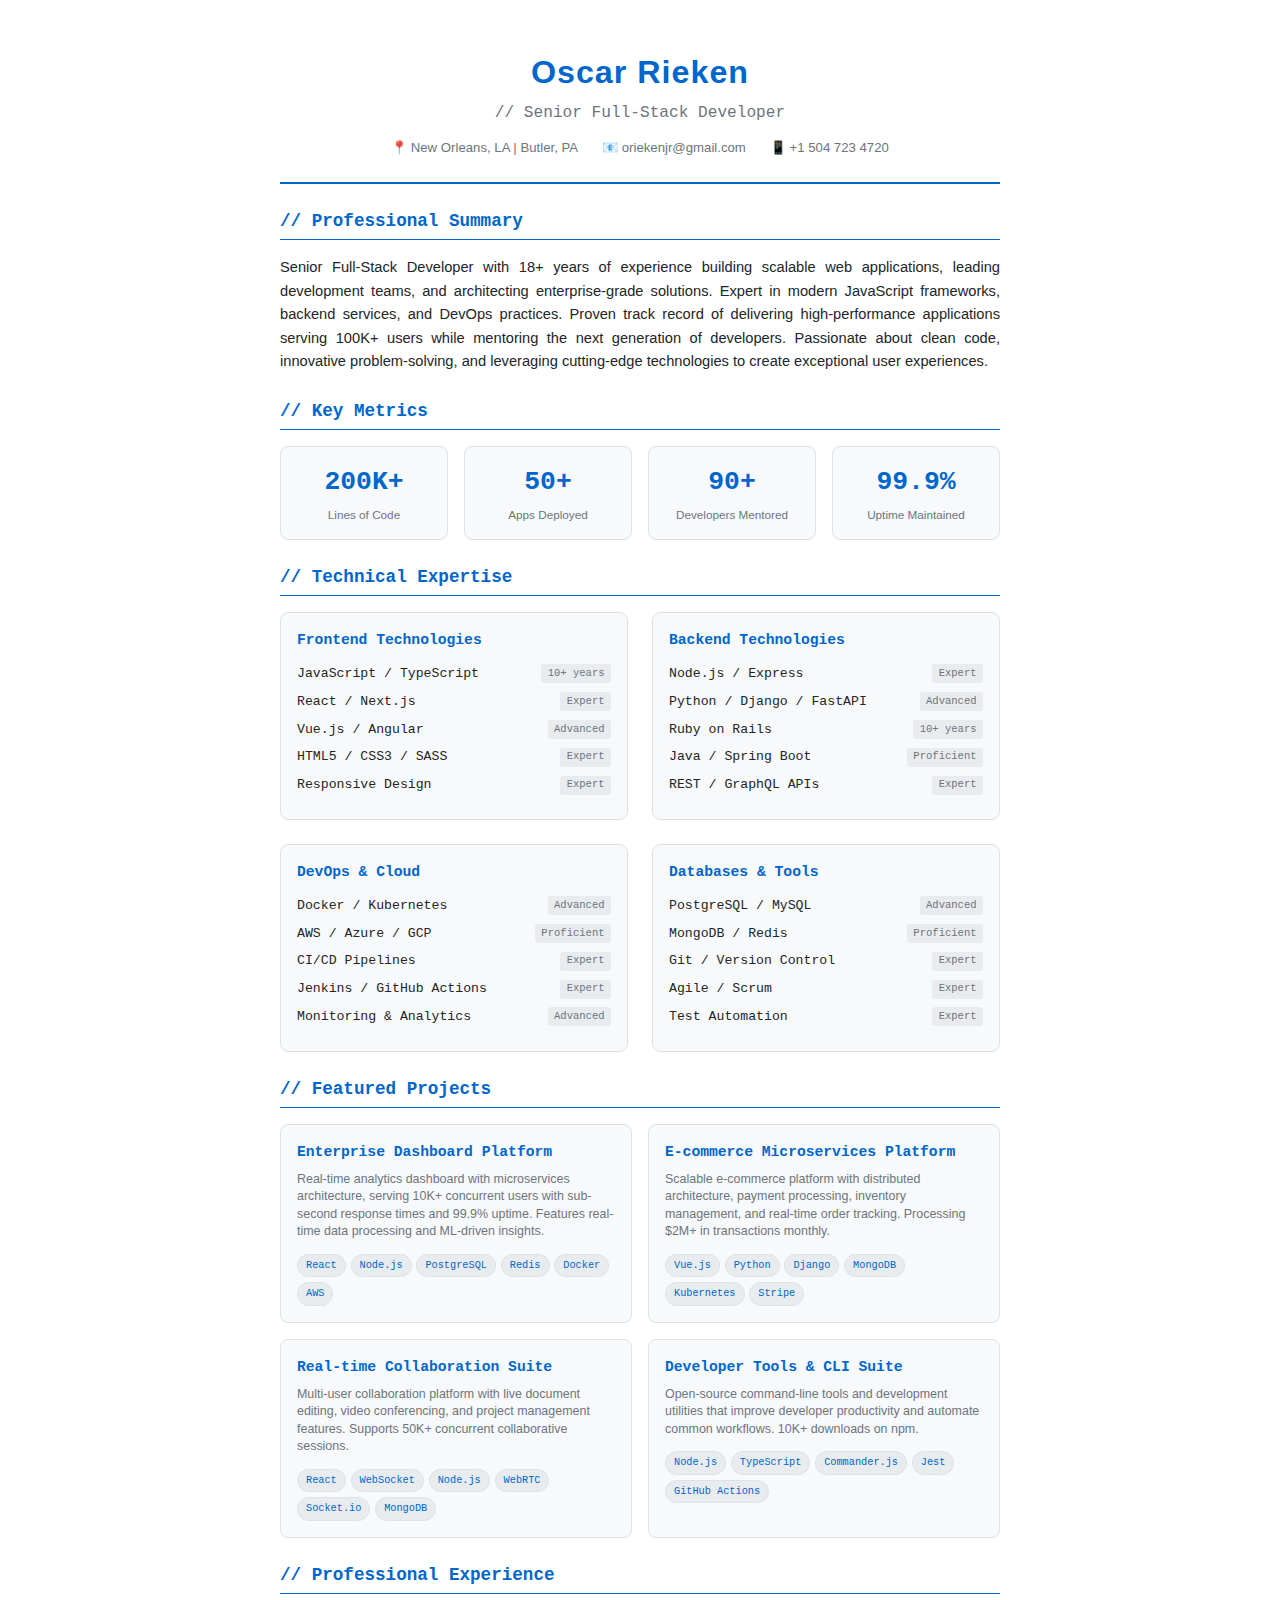
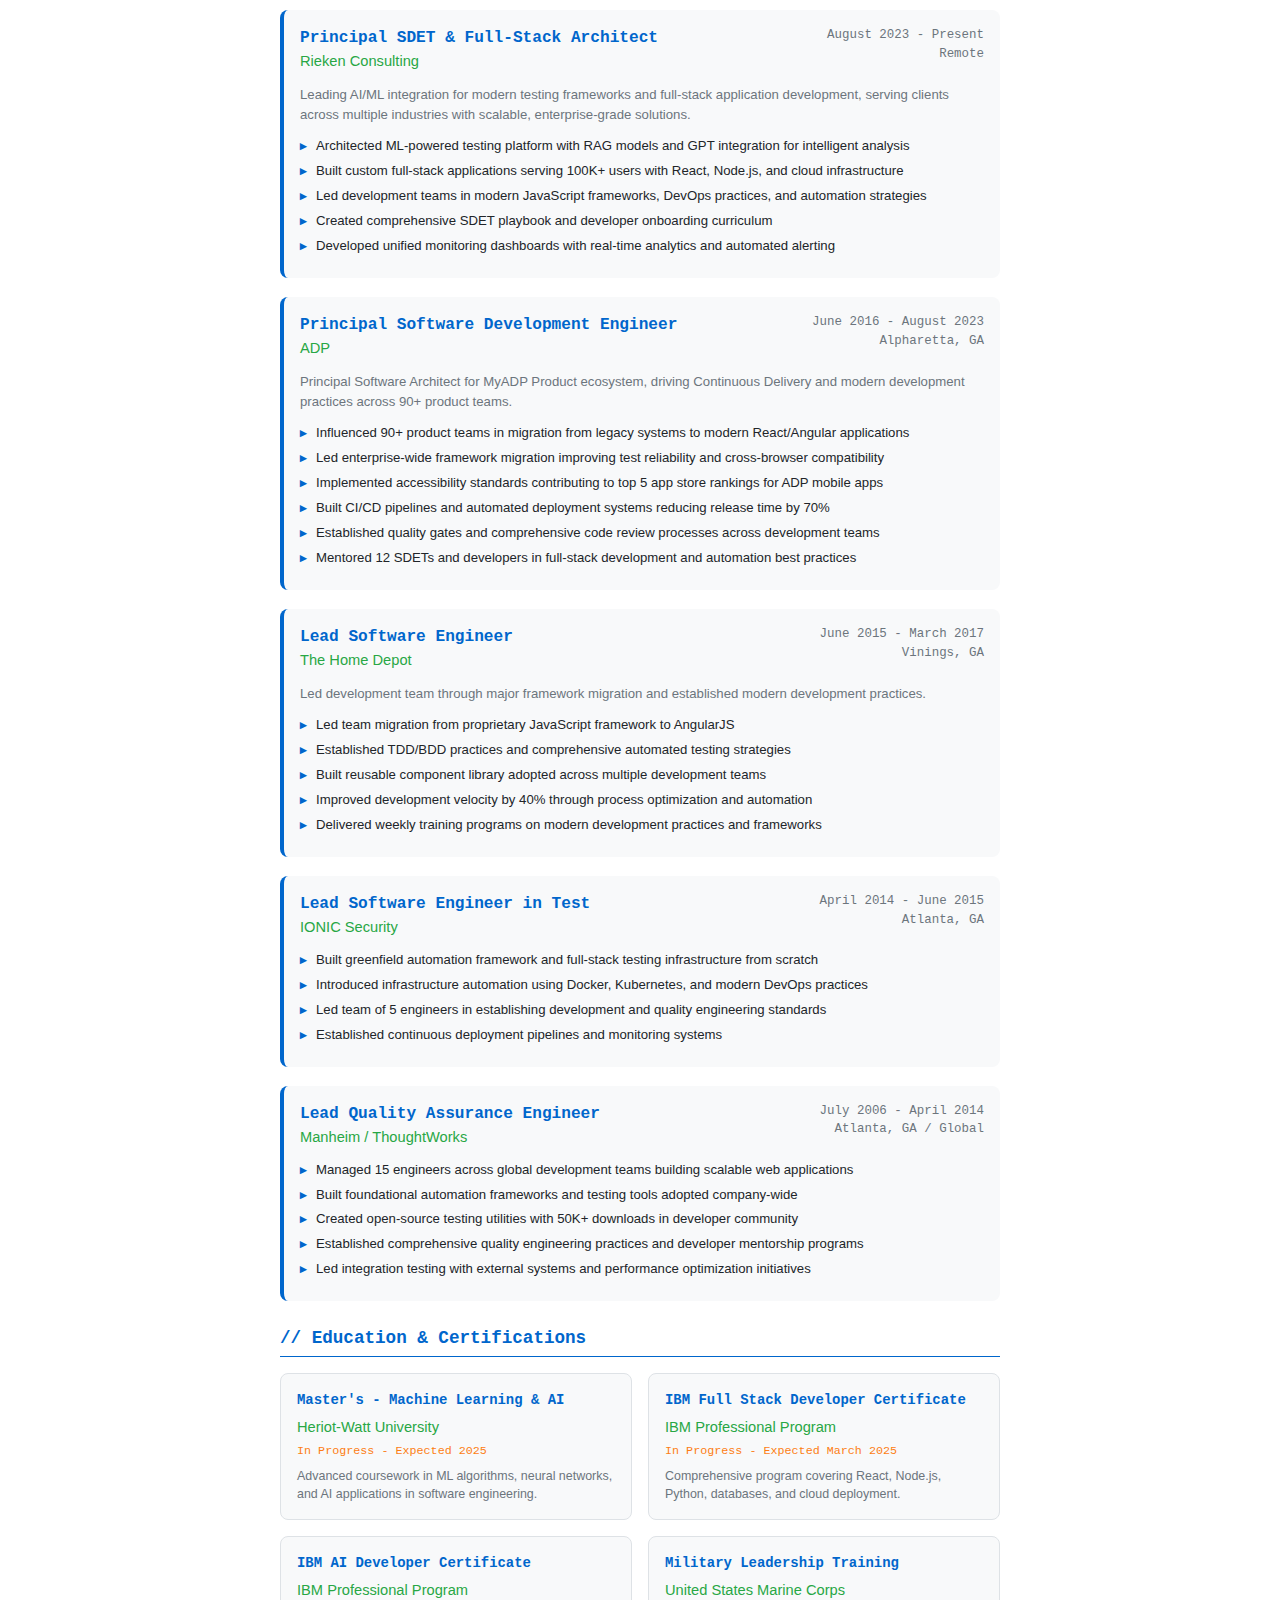
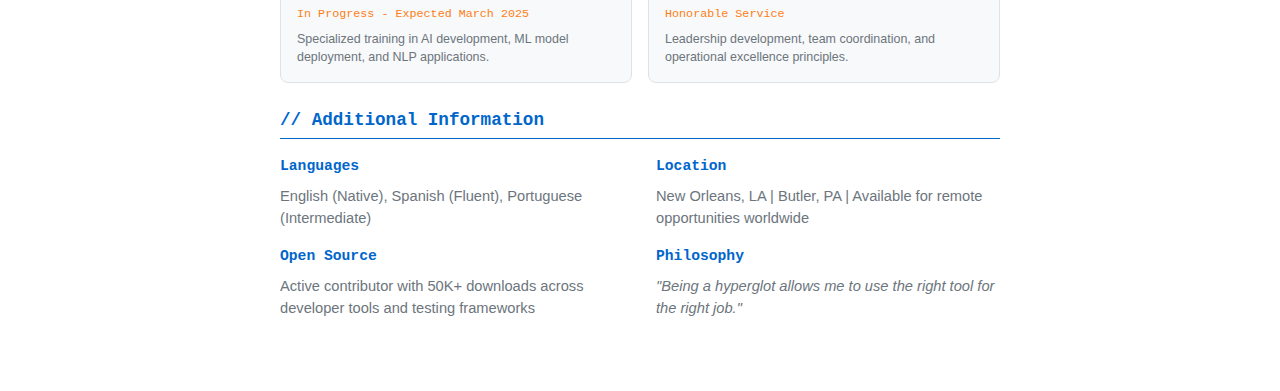
<file: full-stack-developer/print-friendly-version.html>
<!DOCTYPE html>
<html lang="en">
<head>
    <meta charset="UTF-8">
    <meta name="viewport" content="width=device-width, initial-scale=1.0">
    <title>Oscar Rieken - Senior Full-Stack Developer</title>
    <style>
        * {
            margin: 0;
            padding: 0;
            box-sizing: border-box;
        }

        :root {
            --bg-primary: #ffffff;
            --bg-secondary: #f8f9fa;
            --bg-tertiary: #e9ecef;
            --text-primary: #212529;
            --text-secondary: #6c757d;
            --accent-blue: #0066cc;
            --accent-green: #28a745;
            --accent-purple: #6f42c1;
            --accent-orange: #fd7e14;
            --border-color: #dee2e6;
            --font-mono: 'Courier New', monospace;
            --font-sans: -apple-system, BlinkMacSystemFont, 'Segoe UI', sans-serif;
        }

        body {
            font-family: var(--font-sans);
            background: var(--bg-primary);
            color: var(--text-primary);
            line-height: 1.5;
            font-size: 11pt;
        }

        .resume-container {
            max-width: 8.5in;
            margin: 0 auto;
            background: white;
            padding: 0.5in;
        }

        /* Header */
        .header {
            text-align: center;
            padding-bottom: 1.5rem;
            border-bottom: 2px solid var(--accent-blue);
            margin-bottom: 1.5rem;
        }

        .name {
            font-size: 2.2em;
            font-weight: 700;
            color: var(--accent-blue);
            margin-bottom: 0.3rem;
            letter-spacing: 1px;
        }

        .title {
            font-size: 1.1em;
            color: var(--text-secondary);
            margin-bottom: 0.8rem;
            font-family: var(--font-mono);
        }

        .contact-info {
            display: flex;
            justify-content: center;
            gap: 1.5rem;
            flex-wrap: wrap;
            font-size: 0.9em;
            color: var(--text-secondary);
        }

        .contact-item {
            display: flex;
            align-items: center;
            gap: 0.3rem;
        }

        /* Section Titles */
        .section {
            margin-bottom: 1.5rem;
            page-break-inside: avoid;
        }

        .section-title {
            font-size: 1.2em;
            color: var(--accent-blue);
            border-bottom: 1px solid var(--accent-blue);
            padding-bottom: 0.3rem;
            margin-bottom: 1rem;
            font-family: var(--font-mono);
            font-weight: 600;
        }

        /* Professional Summary */
        .summary {
            font-size: 1em;
            line-height: 1.6;
            color: var(--text-primary);
            text-align: justify;
            margin-bottom: 1rem;
        }

        /* Stats Grid */
        .stats-grid {
            display: grid;
            grid-template-columns: repeat(4, 1fr);
            gap: 1rem;
            margin: 1rem 0;
        }

        .stat-card {
            text-align: center;
            background: var(--bg-secondary);
            padding: 1rem;
            border-radius: 8px;
            border: 1px solid var(--border-color);
        }

        .stat-number {
            font-size: 1.8em;
            font-weight: 700;
            color: var(--accent-blue);
            font-family: var(--font-mono);
            margin-bottom: 0.2rem;
        }

        .stat-label {
            font-size: 0.8em;
            color: var(--text-secondary);
        }

        /* Skills Section */
        .skills-grid {
            display: grid;
            grid-template-columns: 1fr 1fr;
            gap: 1.5rem;
            margin-top: 1rem;
        }

        .skill-category {
            background: var(--bg-secondary);
            padding: 1rem;
            border-radius: 8px;
            border: 1px solid var(--border-color);
        }

        .skill-category h3 {
            font-family: var(--font-mono);
            font-size: 1em;
            margin-bottom: 0.8rem;
            color: var(--accent-blue);
        }

        .skill-item {
            display: flex;
            justify-content: space-between;
            align-items: center;
            margin-bottom: 0.5rem;
            font-size: 0.9em;
        }

        .skill-name {
            font-family: var(--font-mono);
            color: var(--text-primary);
        }

        .skill-level {
            font-size: 0.8em;
            color: var(--text-secondary);
            background: var(--bg-tertiary);
            padding: 0.1rem 0.4rem;
            border-radius: 3px;
            font-family: var(--font-mono);
        }

        /* Experience Section */
        .experience-grid {
            display: grid;
            gap: 1.2rem;
        }

        .job {
            padding: 1rem;
            background: var(--bg-secondary);
            border-radius: 8px;
            border-left: 4px solid var(--accent-blue);
            page-break-inside: avoid;
        }

        .job-header {
            display: flex;
            justify-content: space-between;
            align-items: flex-start;
            margin-bottom: 0.8rem;
        }

        .job-title {
            font-size: 1.1em;
            font-weight: 600;
            color: var(--accent-blue);
            font-family: var(--font-mono);
        }

        .company {
            font-size: 1em;
            color: var(--accent-green);
            font-weight: 500;
        }

        .date-location {
            text-align: right;
            font-size: 0.85em;
            color: var(--text-secondary);
            font-family: var(--font-mono);
        }

        .job-description {
            font-size: 0.9em;
            color: var(--text-secondary);
            margin-bottom: 0.8rem;
            line-height: 1.5;
        }

        .achievements {
            list-style: none;
        }

        .achievements li {
            margin-bottom: 0.4rem;
            padding-left: 1rem;
            position: relative;
            font-size: 0.9em;
            line-height: 1.4;
        }

        .achievements li::before {
            content: "▸";
            position: absolute;
            left: 0;
            color: var(--accent-blue);
            font-weight: bold;
        }

        /* Projects Section */
        .projects-grid {
            display: grid;
            grid-template-columns: 1fr 1fr;
            gap: 1rem;
            margin-top: 1rem;
        }

        .project-card {
            background: var(--bg-secondary);
            border: 1px solid var(--border-color);
            border-radius: 8px;
            padding: 1rem;
            page-break-inside: avoid;
        }

        .project-title {
            font-family: var(--font-mono);
            font-size: 1em;
            margin-bottom: 0.5rem;
            color: var(--accent-blue);
            font-weight: 600;
        }

        .project-description {
            color: var(--text-secondary);
            font-size: 0.85em;
            line-height: 1.4;
            margin-bottom: 0.8rem;
        }

        .project-tech {
            display: flex;
            flex-wrap: wrap;
            gap: 0.3rem;
        }

        .tech-tag {
            background: var(--bg-tertiary);
            color: var(--accent-blue);
            padding: 0.2rem 0.5rem;
            border-radius: 12px;
            font-size: 0.7em;
            font-family: var(--font-mono);
            border: 1px solid var(--border-color);
        }

        /* Education Section */
        .education-grid {
            display: grid;
            grid-template-columns: 1fr 1fr;
            gap: 1rem;
            margin-top: 1rem;
        }

        .education-card {
            background: var(--bg-secondary);
            border: 1px solid var(--border-color);
            border-radius: 8px;
            padding: 1rem;
            page-break-inside: avoid;
        }

        .education-title {
            color: var(--accent-blue);
            font-family: var(--font-mono);
            font-size: 0.95em;
            font-weight: 600;
            margin-bottom: 0.3rem;
        }

        .institution {
            color: var(--accent-green);
            font-weight: 500;
            margin-bottom: 0.3rem;
        }

        .status {
            color: var(--accent-orange);
            font-family: var(--font-mono);
            font-size: 0.8em;
            margin-bottom: 0.5rem;
        }

        .education-description {
            color: var(--text-secondary);
            font-size: 0.85em;
            line-height: 1.4;
        }

        /* Page Break Helpers */
        .page-break {
            page-break-before: always;
        }

        .avoid-break {
            page-break-inside: avoid;
        }

        /* Print Styles */
        @media print {
            body {
                font-size: 10pt;
            }

            .resume-container {
                padding: 0.3in;
                max-width: none;
            }

            .section {
                margin-bottom: 1.2rem;
            }

            .stats-grid {
                grid-template-columns: repeat(4, 1fr);
                gap: 0.8rem;
            }

            .projects-grid,
            .education-grid {
                grid-template-columns: 1fr;
                gap: 0.8rem;
            }

            .skills-grid {
                grid-template-columns: 1fr 1fr;
                gap: 1rem;
            }
        }

        /* Mobile Responsive */
        @media (max-width: 768px) {
            .stats-grid {
                grid-template-columns: repeat(2, 1fr);
            }

            .skills-grid,
            .projects-grid,
            .education-grid {
                grid-template-columns: 1fr;
            }

            .job-header {
                flex-direction: column;
            }

            .contact-info {
                flex-direction: column;
                gap: 0.5rem;
            }
        }
    </style>
</head>
<body>
<div class="resume-container">
    <!-- Header -->
    <header class="header">
        <h1 class="name">Oscar Rieken</h1>
        <div class="title">// Senior Full-Stack Developer</div>
        <div class="contact-info">
            <div class="contact-item">📍 New Orleans, LA | Butler, PA</div>
            <div class="contact-item">📧 oriekenjr@gmail.com</div>
            <div class="contact-item">📱 +1 504 723 4720</div>
        </div>
    </header>

    <!-- Professional Summary -->
    <section class="section">
        <h2 class="section-title">// Professional Summary</h2>
        <p class="summary">
            Senior Full-Stack Developer with 18+ years of experience building scalable web applications, leading development teams, and architecting enterprise-grade solutions. Expert in modern JavaScript frameworks, backend services, and DevOps practices. Proven track record of delivering high-performance applications serving 100K+ users while mentoring the next generation of developers. Passionate about clean code, innovative problem-solving, and leveraging cutting-edge technologies to create exceptional user experiences.
        </p>
    </section>

    <!-- Key Metrics -->
    <section class="section">
        <h2 class="section-title">// Key Metrics</h2>
        <div class="stats-grid">
            <div class="stat-card">
                <div class="stat-number">200K+</div>
                <div class="stat-label">Lines of Code</div>
            </div>
            <div class="stat-card">
                <div class="stat-number">50+</div>
                <div class="stat-label">Apps Deployed</div>
            </div>
            <div class="stat-card">
                <div class="stat-number">90+</div>
                <div class="stat-label">Developers Mentored</div>
            </div>
            <div class="stat-card">
                <div class="stat-number">99.9%</div>
                <div class="stat-label">Uptime Maintained</div>
            </div>
        </div>
    </section>

    <!-- Technical Skills -->
    <section class="section">
        <h2 class="section-title">// Technical Expertise</h2>
        <div class="skills-grid">
            <div class="skill-category">
                <h3>Frontend Technologies</h3>
                <div class="skill-item">
                    <span class="skill-name">JavaScript / TypeScript</span>
                    <span class="skill-level">10+ years</span>
                </div>
                <div class="skill-item">
                    <span class="skill-name">React / Next.js</span>
                    <span class="skill-level">Expert</span>
                </div>
                <div class="skill-item">
                    <span class="skill-name">Vue.js / Angular</span>
                    <span class="skill-level">Advanced</span>
                </div>
                <div class="skill-item">
                    <span class="skill-name">HTML5 / CSS3 / SASS</span>
                    <span class="skill-level">Expert</span>
                </div>
                <div class="skill-item">
                    <span class="skill-name">Responsive Design</span>
                    <span class="skill-level">Expert</span>
                </div>
            </div>

            <div class="skill-category">
                <h3>Backend Technologies</h3>
                <div class="skill-item">
                    <span class="skill-name">Node.js / Express</span>
                    <span class="skill-level">Expert</span>
                </div>
                <div class="skill-item">
                    <span class="skill-name">Python / Django / FastAPI</span>
                    <span class="skill-level">Advanced</span>
                </div>
                <div class="skill-item">
                    <span class="skill-name">Ruby on Rails</span>
                    <span class="skill-level">10+ years</span>
                </div>
                <div class="skill-item">
                    <span class="skill-name">Java / Spring Boot</span>
                    <span class="skill-level">Proficient</span>
                </div>
                <div class="skill-item">
                    <span class="skill-name">REST / GraphQL APIs</span>
                    <span class="skill-level">Expert</span>
                </div>
            </div>

            <div class="skill-category">
                <h3>DevOps & Cloud</h3>
                <div class="skill-item">
                    <span class="skill-name">Docker / Kubernetes</span>
                    <span class="skill-level">Advanced</span>
                </div>
                <div class="skill-item">
                    <span class="skill-name">AWS / Azure / GCP</span>
                    <span class="skill-level">Proficient</span>
                </div>
                <div class="skill-item">
                    <span class="skill-name">CI/CD Pipelines</span>
                    <span class="skill-level">Expert</span>
                </div>
                <div class="skill-item">
                    <span class="skill-name">Jenkins / GitHub Actions</span>
                    <span class="skill-level">Expert</span>
                </div>
                <div class="skill-item">
                    <span class="skill-name">Monitoring & Analytics</span>
                    <span class="skill-level">Advanced</span>
                </div>
            </div>

            <div class="skill-category">
                <h3>Databases & Tools</h3>
                <div class="skill-item">
                    <span class="skill-name">PostgreSQL / MySQL</span>
                    <span class="skill-level">Advanced</span>
                </div>
                <div class="skill-item">
                    <span class="skill-name">MongoDB / Redis</span>
                    <span class="skill-level">Proficient</span>
                </div>
                <div class="skill-item">
                    <span class="skill-name">Git / Version Control</span>
                    <span class="skill-level">Expert</span>
                </div>
                <div class="skill-item">
                    <span class="skill-name">Agile / Scrum</span>
                    <span class="skill-level">Expert</span>
                </div>
                <div class="skill-item">
                    <span class="skill-name">Test Automation</span>
                    <span class="skill-level">Expert</span>
                </div>
            </div>
        </div>
    </section>

    <!-- Featured Projects -->
    <section class="section">
        <h2 class="section-title">// Featured Projects</h2>
        <div class="projects-grid">
            <div class="project-card">
                <div class="project-title">Enterprise Dashboard Platform</div>
                <div class="project-description">
                    Real-time analytics dashboard with microservices architecture, serving 10K+ concurrent users
                    with sub-second response times and 99.9% uptime. Features real-time data processing and ML-driven insights.
                </div>
                <div class="project-tech">
                    <span class="tech-tag">React</span>
                    <span class="tech-tag">Node.js</span>
                    <span class="tech-tag">PostgreSQL</span>
                    <span class="tech-tag">Redis</span>
                    <span class="tech-tag">Docker</span>
                    <span class="tech-tag">AWS</span>
                </div>
            </div>

            <div class="project-card">
                <div class="project-title">E-commerce Microservices Platform</div>
                <div class="project-description">
                    Scalable e-commerce platform with distributed architecture, payment processing,
                    inventory management, and real-time order tracking. Processing $2M+ in transactions monthly.
                </div>
                <div class="project-tech">
                    <span class="tech-tag">Vue.js</span>
                    <span class="tech-tag">Python</span>
                    <span class="tech-tag">Django</span>
                    <span class="tech-tag">MongoDB</span>
                    <span class="tech-tag">Kubernetes</span>
                    <span class="tech-tag">Stripe</span>
                </div>
            </div>

            <div class="project-card">
                <div class="project-title">Real-time Collaboration Suite</div>
                <div class="project-description">
                    Multi-user collaboration platform with live document editing, video conferencing,
                    and project management features. Supports 50K+ concurrent collaborative sessions.
                </div>
                <div class="project-tech">
                    <span class="tech-tag">React</span>
                    <span class="tech-tag">WebSocket</span>
                    <span class="tech-tag">Node.js</span>
                    <span class="tech-tag">WebRTC</span>
                    <span class="tech-tag">Socket.io</span>
                    <span class="tech-tag">MongoDB</span>
                </div>
            </div>

            <div class="project-card">
                <div class="project-title">Developer Tools & CLI Suite</div>
                <div class="project-description">
                    Open-source command-line tools and development utilities that improve developer productivity
                    and automate common workflows. 10K+ downloads on npm.
                </div>
                <div class="project-tech">
                    <span class="tech-tag">Node.js</span>
                    <span class="tech-tag">TypeScript</span>
                    <span class="tech-tag">Commander.js</span>
                    <span class="tech-tag">Jest</span>
                    <span class="tech-tag">GitHub Actions</span>
                </div>
            </div>
        </div>
    </section>

    <div class="page-break"></div>

    <!-- Professional Experience -->
    <section class="section">
        <h2 class="section-title">// Professional Experience</h2>
        <div class="experience-grid">
            <div class="job avoid-break">
                <div class="job-header">
                    <div>
                        <div class="job-title">Principal SDET & Full-Stack Architect</div>
                        <div class="company">Rieken Consulting</div>
                    </div>
                    <div class="date-location">
                        August 2023 - Present<br>
                        Remote
                    </div>
                </div>
                <div class="job-description">
                    Leading AI/ML integration for modern testing frameworks and full-stack application development,
                    serving clients across multiple industries with scalable, enterprise-grade solutions.
                </div>
                <ul class="achievements">
                    <li>Architected ML-powered testing platform with RAG models and GPT integration for intelligent analysis</li>
                    <li>Built custom full-stack applications serving 100K+ users with React, Node.js, and cloud infrastructure</li>
                    <li>Led development teams in modern JavaScript frameworks, DevOps practices, and automation strategies</li>
                    <li>Created comprehensive SDET playbook and developer onboarding curriculum</li>
                    <li>Developed unified monitoring dashboards with real-time analytics and automated alerting</li>
                </ul>
            </div>

            <div class="job avoid-break">
                <div class="job-header">
                    <div>
                        <div class="job-title">Principal Software Development Engineer</div>
                        <div class="company">ADP</div>
                    </div>
                    <div class="date-location">
                        June 2016 - August 2023<br>
                        Alpharetta, GA
                    </div>
                </div>
                <div class="job-description">
                    Principal Software Architect for MyADP Product ecosystem, driving Continuous Delivery and
                    modern development practices across 90+ product teams.
                </div>
                <ul class="achievements">
                    <li>Influenced 90+ product teams in migration from legacy systems to modern React/Angular applications</li>
                    <li>Led enterprise-wide framework migration improving test reliability and cross-browser compatibility</li>
                    <li>Implemented accessibility standards contributing to top 5 app store rankings for ADP mobile apps</li>
                    <li>Built CI/CD pipelines and automated deployment systems reducing release time by 70%</li>
                    <li>Established quality gates and comprehensive code review processes across development teams</li>
                    <li>Mentored 12 SDETs and developers in full-stack development and automation best practices</li>
                </ul>
            </div>

            <div class="job avoid-break">
                <div class="job-header">
                    <div>
                        <div class="job-title">Lead Software Engineer</div>
                        <div class="company">The Home Depot</div>
                    </div>
                    <div class="date-location">
                        June 2015 - March 2017<br>
                        Vinings, GA
                    </div>
                </div>
                <div class="job-description">
                    Led development team through major framework migration and established modern development practices.
                </div>
                <ul class="achievements">
                    <li>Led team migration from proprietary JavaScript framework to AngularJS</li>
                    <li>Established TDD/BDD practices and comprehensive automated testing strategies</li>
                    <li>Built reusable component library adopted across multiple development teams</li>
                    <li>Improved development velocity by 40% through process optimization and automation</li>
                    <li>Delivered weekly training programs on modern development practices and frameworks</li>
                </ul>
            </div>

            <div class="job avoid-break">
                <div class="job-header">
                    <div>
                        <div class="job-title">Lead Software Engineer in Test</div>
                        <div class="company">IONIC Security</div>
                    </div>
                    <div class="date-location">
                        April 2014 - June 2015<br>
                        Atlanta, GA
                    </div>
                </div>
                <ul class="achievements">
                    <li>Built greenfield automation framework and full-stack testing infrastructure from scratch</li>
                    <li>Introduced infrastructure automation using Docker, Kubernetes, and modern DevOps practices</li>
                    <li>Led team of 5 engineers in establishing development and quality engineering standards</li>
                    <li>Established continuous deployment pipelines and monitoring systems</li>
                </ul>
            </div>

            <div class="job avoid-break">
                <div class="job-header">
                    <div>
                        <div class="job-title">Lead Quality Assurance Engineer</div>
                        <div class="company">Manheim / ThoughtWorks</div>
                    </div>
                    <div class="date-location">
                        July 2006 - April 2014<br>
                        Atlanta, GA / Global
                    </div>
                </div>
                <ul class="achievements">
                    <li>Managed 15 engineers across global development teams building scalable web applications</li>
                    <li>Built foundational automation frameworks and testing tools adopted company-wide</li>
                    <li>Created open-source testing utilities with 50K+ downloads in developer community</li>
                    <li>Established comprehensive quality engineering practices and developer mentorship programs</li>
                    <li>Led integration testing with external systems and performance optimization initiatives</li>
                </ul>
            </div>
        </div>
    </section>

    <!-- Education & Certifications -->
    <section class="section">
        <h2 class="section-title">// Education & Certifications</h2>
        <div class="education-grid">
            <div class="education-card">
                <div class="education-title">Master's - Machine Learning & AI</div>
                <div class="institution">Heriot-Watt University</div>
                <div class="status">In Progress - Expected 2025</div>
                <div class="education-description">
                    Advanced coursework in ML algorithms, neural networks, and AI applications in software engineering.
                </div>
            </div>

            <div class="education-card">
                <div class="education-title">IBM Full Stack Developer Certificate</div>
                <div class="institution">IBM Professional Program</div>
                <div class="status">In Progress - Expected March 2025</div>
                <div class="education-description">
                    Comprehensive program covering React, Node.js, Python, databases, and cloud deployment.
                </div>
            </div>

            <div class="education-card">
                <div class="education-title">IBM AI Developer Certificate</div>
                <div class="institution">IBM Professional Program</div>
                <div class="status">In Progress - Expected March 2025</div>
                <div class="education-description">
                    Specialized training in AI development, ML model deployment, and NLP applications.
                </div>
            </div>

            <div class="education-card">
                <div class="education-title">Military Leadership Training</div>
                <div class="institution">United States Marine Corps</div>
                <div class="status">Honorable Service</div>
                <div class="education-description">
                    Leadership development, team coordination, and operational excellence principles.
                </div>
            </div>
        </div>
    </section>

    <!-- Additional Information -->
    <section class="section">
        <h2 class="section-title">// Additional Information</h2>
        <div style="display: grid; grid-template-columns: 1fr 1fr; gap: 2rem;">
            <div>
                <h4 style="color: var(--accent-blue); margin-bottom: 0.5rem; font-family: var(--font-mono);">Languages</h4>
                <p style="color: var(--text-secondary);">English (Native), Spanish (Fluent), Portuguese (Intermediate)</p>

                <h4 style="color: var(--accent-blue); margin: 1rem 0 0.5rem; font-family: var(--font-mono);">Open Source</h4>
                <p style="color: var(--text-secondary);">Active contributor with 50K+ downloads across developer tools and testing frameworks</p>
            </div>

            <div>
                <h4 style="color: var(--accent-blue); margin-bottom: 0.5rem; font-family: var(--font-mono);">Location</h4>
                <p style="color: var(--text-secondary);">New Orleans, LA | Butler, PA | Available for remote opportunities worldwide</p>

                <h4 style="color: var(--accent-blue); margin: 1rem 0 0.5rem; font-family: var(--font-mono);">Philosophy</h4>
                <p style="color: var(--text-secondary); font-style: italic;">"Being a hyperglot allows me to use the right tool for the right job."</p>
            </div>
        </div>
    </section>
</div>
</body>
</html>
</file>
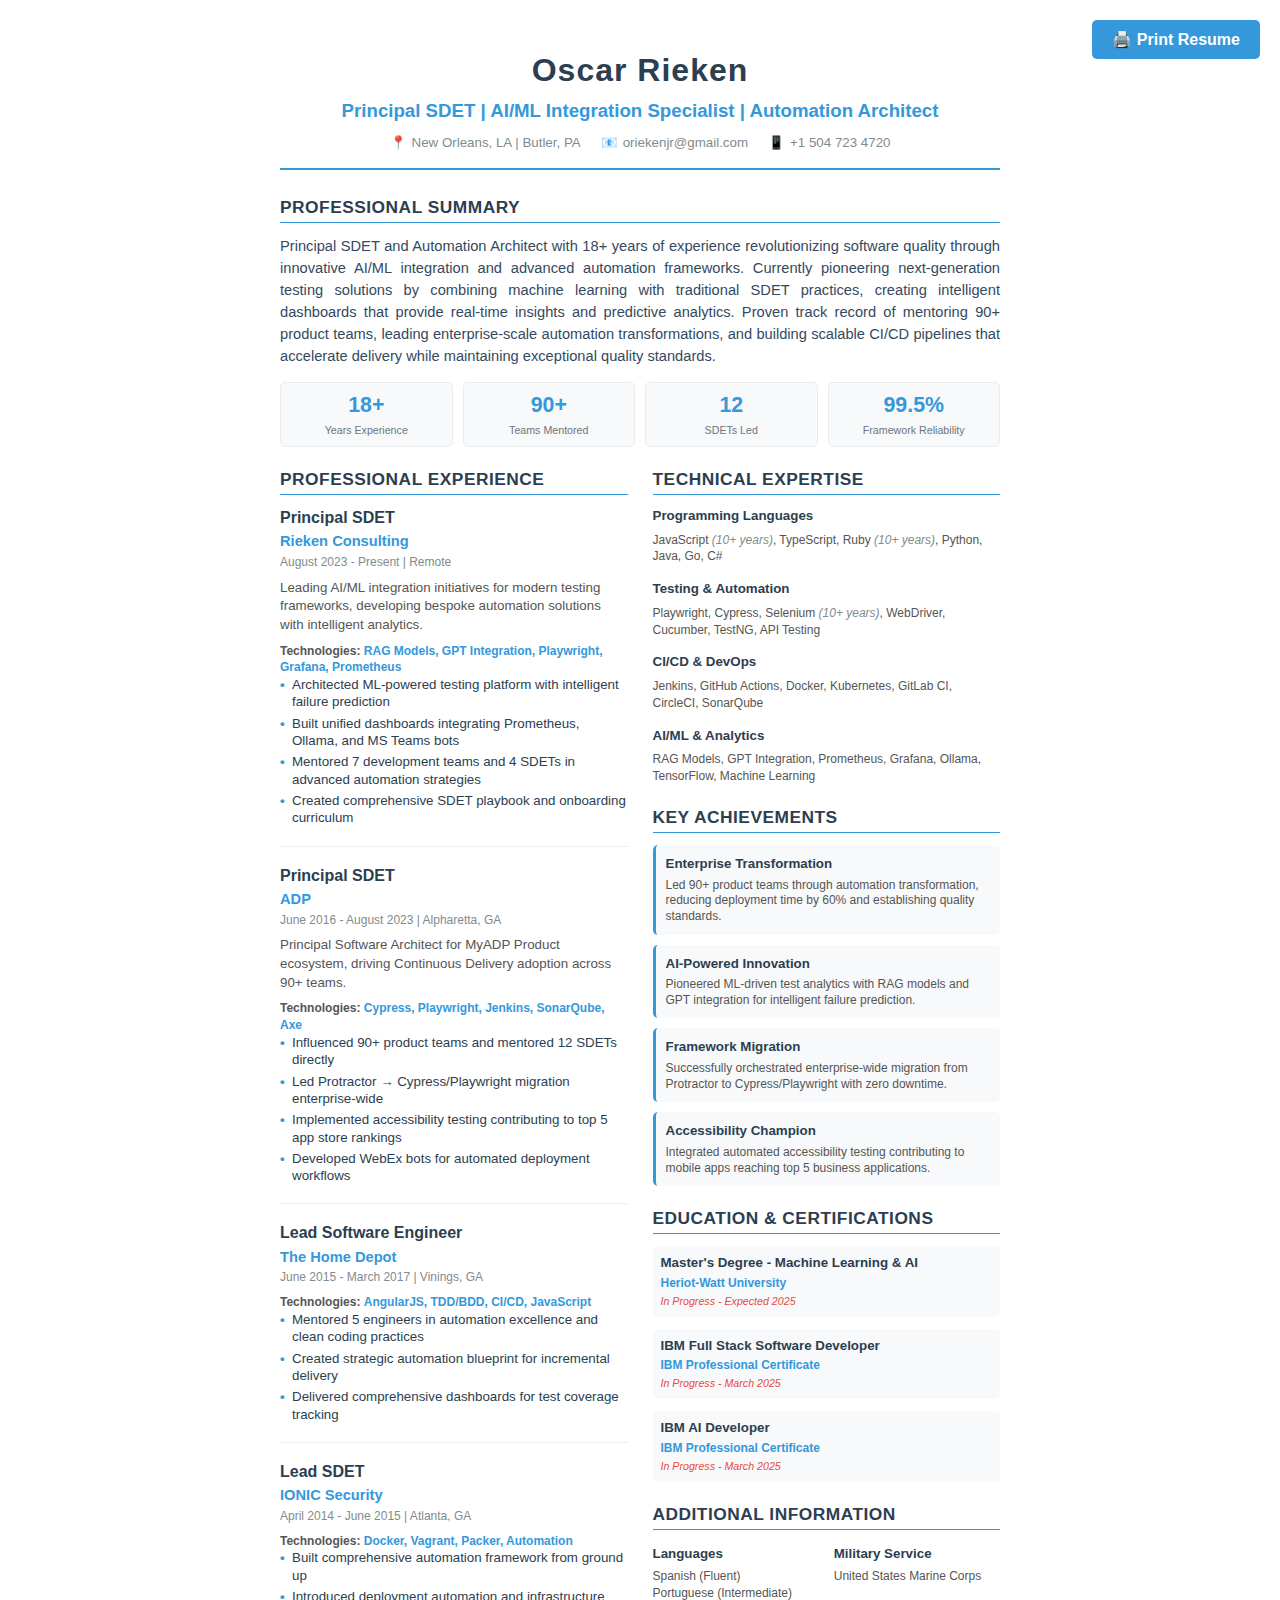
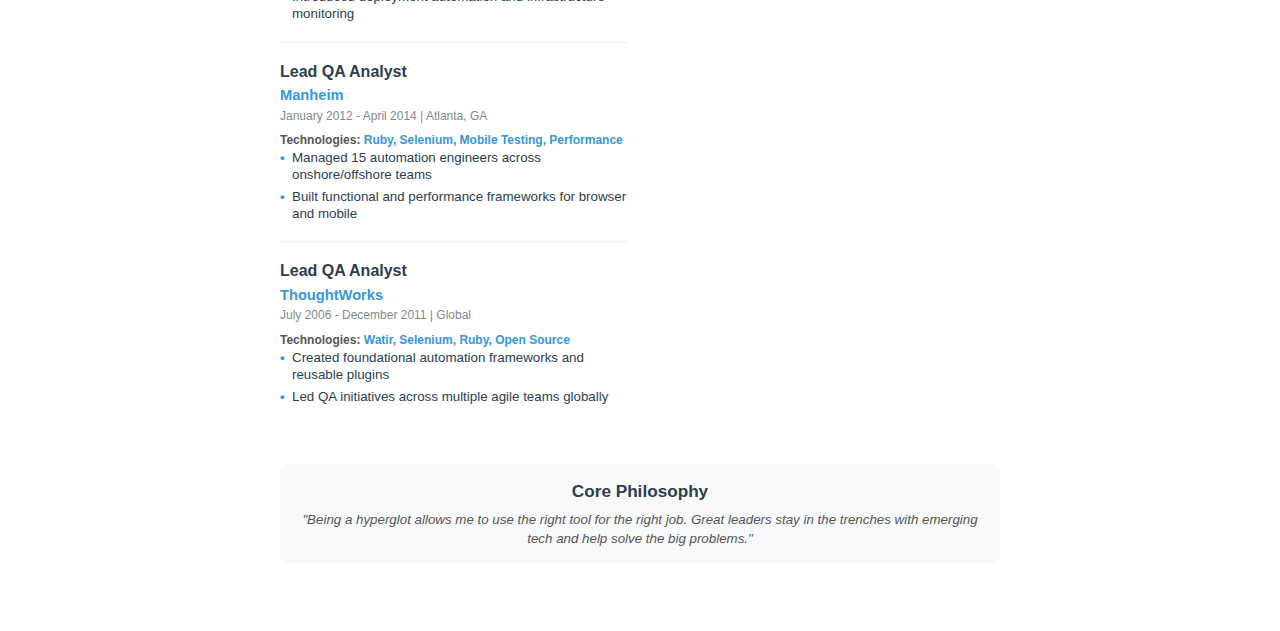
<file: sdet/print-friendly-version.html>
<!DOCTYPE html>
<html lang="en">
<head>
    <meta charset="UTF-8">
    <meta name="viewport" content="width=device-width, initial-scale=1.0">
    <title>Oscar Rieken - Principal SDET Resume</title>
    <style>
        * {
            margin: 0;
            padding: 0;
            box-sizing: border-box;
        }

        body {
            font-family: 'Arial', 'Helvetica', sans-serif;
            line-height: 1.4;
            color: #2c3e50;
            background: #ffffff;
            font-size: 11pt;
        }

        .resume-container {
            max-width: 8.5in;
            margin: 0 auto;
            background: white;
            padding: 0.5in;
        }

        /* Print-specific styles */
        @media print {
            body {
                font-size: 10pt;
                line-height: 1.3;
            }

            .resume-container {
                max-width: none;
                padding: 0.25in;
                margin: 0;
            }

            .page-break {
                page-break-before: always;
            }

            .no-print {
                display: none;
            }

            a {
                color: #2c3e50 !important;
                text-decoration: none;
            }
        }

        /* Header Section */
        .header {
            text-align: center;
            border-bottom: 2px solid #3498db;
            padding-bottom: 15px;
            margin-bottom: 25px;
        }

        .name {
            font-size: 24pt;
            font-weight: 700;
            color: #2c3e50;
            margin-bottom: 5px;
            letter-spacing: 1px;
        }

        .title {
            font-size: 14pt;
            color: #3498db;
            margin-bottom: 10px;
            font-weight: 600;
        }

        .contact-info {
            font-size: 10pt;
            color: #7f8c8d;
            display: flex;
            justify-content: center;
            gap: 20px;
            flex-wrap: wrap;
        }

        .contact-item {
            display: flex;
            align-items: center;
            gap: 5px;
        }

        /* Section Headers */
        .section {
            margin-bottom: 20px;
        }

        .section-title {
            font-size: 13pt;
            color: #2c3e50;
            border-bottom: 1px solid #3498db;
            padding-bottom: 3px;
            margin-bottom: 12px;
            font-weight: 700;
            text-transform: uppercase;
            letter-spacing: 0.5px;
        }

        /* Two-column layout */
        .two-column {
            display: grid;
            grid-template-columns: 1fr 1fr;
            gap: 25px;
        }

        @media print {
            .two-column {
                gap: 20px;
            }
        }

        /* Professional Summary */
        .summary {
            font-size: 11pt;
            line-height: 1.5;
            color: #34495e;
            text-align: justify;
            margin-bottom: 15px;
        }

        /* Key Metrics */
        .metrics-grid {
            display: grid;
            grid-template-columns: repeat(4, 1fr);
            gap: 10px;
            margin: 15px 0;
            text-align: center;
        }

        .metric-card {
            background: #f8f9fa;
            padding: 8px;
            border-radius: 5px;
            border: 1px solid #e9ecef;
        }

        .metric-number {
            font-size: 16pt;
            font-weight: 700;
            color: #3498db;
            display: block;
        }

        .metric-label {
            font-size: 8pt;
            color: #6c757d;
            margin-top: 2px;
        }

        /* Experience */
        .job {
            margin-bottom: 18px;
            padding-bottom: 15px;
            border-bottom: 1px solid #ecf0f1;
        }

        .job:last-child {
            border-bottom: none;
        }

        .job-header {
            margin-bottom: 8px;
        }

        .job-title {
            font-size: 12pt;
            font-weight: 700;
            color: #2c3e50;
            margin-bottom: 2px;
        }

        .company {
            font-size: 11pt;
            color: #3498db;
            font-weight: 600;
            margin-bottom: 2px;
        }

        .job-meta {
            font-size: 9pt;
            color: #7f8c8d;
            margin-bottom: 8px;
        }

        .job-description {
            font-size: 10pt;
            line-height: 1.4;
            color: #555;
            margin-bottom: 8px;
        }

        .highlights {
            list-style: none;
            margin: 0;
            padding: 0;
        }

        .highlights li {
            margin-bottom: 4px;
            padding-left: 12px;
            position: relative;
            font-size: 10pt;
            line-height: 1.3;
        }

        .highlights li::before {
            content: "•";
            position: absolute;
            left: 0;
            color: #3498db;
            font-weight: bold;
        }

        /* Skills Section */
        .skills-category {
            margin-bottom: 15px;
        }

        .skills-category h4 {
            color: #2c3e50;
            margin-bottom: 6px;
            font-size: 10pt;
            font-weight: 700;
        }

        .skill-list {
            font-size: 9pt;
            line-height: 1.4;
            color: #555;
        }

        .skill-years {
            color: #7f8c8d;
            font-style: italic;
        }

        /* Achievements */
        .achievement-grid {
            display: grid;
            grid-template-columns: 1fr;
            gap: 10px;
        }

        .achievement-item {
            background: #f8f9fa;
            padding: 10px;
            border-radius: 5px;
            border-left: 3px solid #3498db;
        }

        .achievement-title {
            font-size: 10pt;
            font-weight: 700;
            color: #2c3e50;
            margin-bottom: 4px;
        }

        .achievement-desc {
            font-size: 9pt;
            color: #555;
            line-height: 1.3;
        }

        /* Education */
        .education-item {
            margin-bottom: 12px;
            background: #f8f9fa;
            padding: 8px;
            border-radius: 5px;
        }

        .education-title {
            color: #2c3e50;
            font-weight: 700;
            font-size: 10pt;
            margin-bottom: 2px;
        }

        .education-school {
            color: #3498db;
            font-weight: 600;
            font-size: 9pt;
            margin-bottom: 2px;
        }

        .education-status {
            color: #e74c3c;
            font-size: 8pt;
            font-style: italic;
        }

        /* Tech Stack */
        .tech-stack {
            font-size: 9pt;
            color: #555;
            margin-top: 5px;
        }

        .tech-highlight {
            color: #3498db;
            font-weight: 600;
        }

        /* Additional Info */
        .additional-info {
            display: grid;
            grid-template-columns: 1fr 1fr;
            gap: 15px;
            margin-top: 15px;
        }

        .info-block h4 {
            color: #2c3e50;
            margin-bottom: 5px;
            font-size: 10pt;
        }

        .info-block p {
            font-size: 9pt;
            color: #555;
        }

        /* Print button */
        .print-button {
            position: fixed;
            top: 20px;
            right: 20px;
            background: #3498db;
            color: white;
            border: none;
            padding: 10px 20px;
            border-radius: 5px;
            cursor: pointer;
            font-size: 12pt;
            font-weight: 600;
            z-index: 1000;
        }

        .print-button:hover {
            background: #2980b9;
        }

        @media print {
            .print-button {
                display: none;
            }
        }
    </style>
</head>
<body>
<button class="print-button no-print" onclick="window.print()">🖨️ Print Resume</button>

<div class="resume-container">
    <!-- Header -->
    <header class="header">
        <h1 class="name">Oscar Rieken</h1>
        <div class="title">Principal SDET | AI/ML Integration Specialist | Automation Architect</div>
        <div class="contact-info">
            <div class="contact-item">
                <span>📍</span>
                <span>New Orleans, LA | Butler, PA</span>
            </div>
            <div class="contact-item">
                <span>📧</span>
                <span>oriekenjr@gmail.com</span>
            </div>
            <div class="contact-item">
                <span>📱</span>
                <span>+1 504 723 4720</span>
            </div>
        </div>
    </header>

    <!-- Professional Summary -->
    <section class="section">
        <h2 class="section-title">Professional Summary</h2>
        <p class="summary">
            Principal SDET and Automation Architect with 18+ years of experience revolutionizing software quality through innovative AI/ML integration and advanced automation frameworks. Currently pioneering next-generation testing solutions by combining machine learning with traditional SDET practices, creating intelligent dashboards that provide real-time insights and predictive analytics. Proven track record of mentoring 90+ product teams, leading enterprise-scale automation transformations, and building scalable CI/CD pipelines that accelerate delivery while maintaining exceptional quality standards.
        </p>

        <!-- Key Metrics -->
        <div class="metrics-grid">
            <div class="metric-card">
                <span class="metric-number">18+</span>
                <div class="metric-label">Years Experience</div>
            </div>
            <div class="metric-card">
                <span class="metric-number">90+</span>
                <div class="metric-label">Teams Mentored</div>
            </div>
            <div class="metric-card">
                <span class="metric-number">12</span>
                <div class="metric-label">SDETs Led</div>
            </div>
            <div class="metric-card">
                <span class="metric-number">99.5%</span>
                <div class="metric-label">Framework Reliability</div>
            </div>
        </div>
    </section>

    <!-- Two Column Layout -->
    <div class="two-column">
        <!-- Left Column - Experience -->
        <div>
            <section class="section">
                <h2 class="section-title">Professional Experience</h2>

                <div class="job">
                    <div class="job-header">
                        <div class="job-title">Principal SDET</div>
                        <div class="company">Rieken Consulting</div>
                        <div class="job-meta">August 2023 - Present | Remote</div>
                    </div>
                    <div class="job-description">
                        Leading AI/ML integration initiatives for modern testing frameworks, developing bespoke automation solutions with intelligent analytics.
                    </div>
                    <div class="tech-stack">
                        <strong>Technologies:</strong> <span class="tech-highlight">RAG Models, GPT Integration, Playwright, Grafana, Prometheus</span>
                    </div>
                    <ul class="highlights">
                        <li>Architected ML-powered testing platform with intelligent failure prediction</li>
                        <li>Built unified dashboards integrating Prometheus, Ollama, and MS Teams bots</li>
                        <li>Mentored 7 development teams and 4 SDETs in advanced automation strategies</li>
                        <li>Created comprehensive SDET playbook and onboarding curriculum</li>
                    </ul>
                </div>

                <div class="job">
                    <div class="job-header">
                        <div class="job-title">Principal SDET</div>
                        <div class="company">ADP</div>
                        <div class="job-meta">June 2016 - August 2023 | Alpharetta, GA</div>
                    </div>
                    <div class="job-description">
                        Principal Software Architect for MyADP Product ecosystem, driving Continuous Delivery adoption across 90+ teams.
                    </div>
                    <div class="tech-stack">
                        <strong>Technologies:</strong> <span class="tech-highlight">Cypress, Playwright, Jenkins, SonarQube, Axe</span>
                    </div>
                    <ul class="highlights">
                        <li>Influenced 90+ product teams and mentored 12 SDETs directly</li>
                        <li>Led Protractor → Cypress/Playwright migration enterprise-wide</li>
                        <li>Implemented accessibility testing contributing to top 5 app store rankings</li>
                        <li>Developed WebEx bots for automated deployment workflows</li>
                    </ul>
                </div>

                <div class="job">
                    <div class="job-header">
                        <div class="job-title">Lead Software Engineer</div>
                        <div class="company">The Home Depot</div>
                        <div class="job-meta">June 2015 - March 2017 | Vinings, GA</div>
                    </div>
                    <div class="tech-stack">
                        <strong>Technologies:</strong> <span class="tech-highlight">AngularJS, TDD/BDD, CI/CD, JavaScript</span>
                    </div>
                    <ul class="highlights">
                        <li>Mentored 5 engineers in automation excellence and clean coding practices</li>
                        <li>Created strategic automation blueprint for incremental delivery</li>
                        <li>Delivered comprehensive dashboards for test coverage tracking</li>
                    </ul>
                </div>

                <div class="job">
                    <div class="job-header">
                        <div class="job-title">Lead SDET</div>
                        <div class="company">IONIC Security</div>
                        <div class="job-meta">April 2014 - June 2015 | Atlanta, GA</div>
                    </div>
                    <div class="tech-stack">
                        <strong>Technologies:</strong> <span class="tech-highlight">Docker, Vagrant, Packer, Automation</span>
                    </div>
                    <ul class="highlights">
                        <li>Built comprehensive automation framework from ground up</li>
                        <li>Introduced deployment automation and infrastructure monitoring</li>
                    </ul>
                </div>

                <div class="job">
                    <div class="job-header">
                        <div class="job-title">Lead QA Analyst</div>
                        <div class="company">Manheim</div>
                        <div class="job-meta">January 2012 - April 2014 | Atlanta, GA</div>
                    </div>
                    <div class="tech-stack">
                        <strong>Technologies:</strong> <span class="tech-highlight">Ruby, Selenium, Mobile Testing, Performance</span>
                    </div>
                    <ul class="highlights">
                        <li>Managed 15 automation engineers across onshore/offshore teams</li>
                        <li>Built functional and performance frameworks for browser and mobile</li>
                    </ul>
                </div>

                <div class="job">
                    <div class="job-header">
                        <div class="job-title">Lead QA Analyst</div>
                        <div class="company">ThoughtWorks</div>
                        <div class="job-meta">July 2006 - December 2011 | Global</div>
                    </div>
                    <div class="tech-stack">
                        <strong>Technologies:</strong> <span class="tech-highlight">Watir, Selenium, Ruby, Open Source</span>
                    </div>
                    <ul class="highlights">
                        <li>Created foundational automation frameworks and reusable plugins</li>
                        <li>Led QA initiatives across multiple agile teams globally</li>
                    </ul>
                </div>
            </section>
        </div>

        <!-- Right Column - Skills, Achievements, Education -->
        <div>
            <section class="section">
                <h2 class="section-title">Technical Expertise</h2>

                <div class="skills-category">
                    <h4>Programming Languages</h4>
                    <div class="skill-list">
                        JavaScript <span class="skill-years">(10+ years)</span>, TypeScript, Ruby <span class="skill-years">(10+ years)</span>, Python, Java, Go, C#
                    </div>
                </div>

                <div class="skills-category">
                    <h4>Testing & Automation</h4>
                    <div class="skill-list">
                        Playwright, Cypress, Selenium <span class="skill-years">(10+ years)</span>, WebDriver, Cucumber, TestNG, API Testing
                    </div>
                </div>

                <div class="skills-category">
                    <h4>CI/CD & DevOps</h4>
                    <div class="skill-list">
                        Jenkins, GitHub Actions, Docker, Kubernetes, GitLab CI, CircleCI, SonarQube
                    </div>
                </div>

                <div class="skills-category">
                    <h4>AI/ML & Analytics</h4>
                    <div class="skill-list">
                        RAG Models, GPT Integration, Prometheus, Grafana, Ollama, TensorFlow, Machine Learning
                    </div>
                </div>
            </section>

            <section class="section">
                <h2 class="section-title">Key Achievements</h2>
                <div class="achievement-grid">
                    <div class="achievement-item">
                        <div class="achievement-title">Enterprise Transformation</div>
                        <div class="achievement-desc">
                            Led 90+ product teams through automation transformation, reducing deployment time by 60% and establishing quality standards.
                        </div>
                    </div>
                    <div class="achievement-item">
                        <div class="achievement-title">AI-Powered Innovation</div>
                        <div class="achievement-desc">
                            Pioneered ML-driven test analytics with RAG models and GPT integration for intelligent failure prediction.
                        </div>
                    </div>
                    <div class="achievement-item">
                        <div class="achievement-title">Framework Migration</div>
                        <div class="achievement-desc">
                            Successfully orchestrated enterprise-wide migration from Protractor to Cypress/Playwright with zero downtime.
                        </div>
                    </div>
                    <div class="achievement-item">
                        <div class="achievement-title">Accessibility Champion</div>
                        <div class="achievement-desc">
                            Integrated automated accessibility testing contributing to mobile apps reaching top 5 business applications.
                        </div>
                    </div>
                </div>
            </section>

            <section class="section">
                <h2 class="section-title">Education & Certifications</h2>
                <div class="education-item">
                    <div class="education-title">Master's Degree - Machine Learning & AI</div>
                    <div class="education-school">Heriot-Watt University</div>
                    <div class="education-status">In Progress - Expected 2025</div>
                </div>
                <div class="education-item">
                    <div class="education-title">IBM Full Stack Software Developer</div>
                    <div class="education-school">IBM Professional Certificate</div>
                    <div class="education-status">In Progress - March 2025</div>
                </div>
                <div class="education-item">
                    <div class="education-title">IBM AI Developer</div>
                    <div class="education-school">IBM Professional Certificate</div>
                    <div class="education-status">In Progress - March 2025</div>
                </div>
            </section>

            <section class="section">
                <h2 class="section-title">Additional Information</h2>
                <div class="additional-info">
                    <div class="info-block">
                        <h4>Languages</h4>
                        <p>Spanish (Fluent)<br>Portuguese (Intermediate)</p>
                    </div>
                    <div class="info-block">
                        <h4>Military Service</h4>
                        <p>United States Marine Corps</p>
                    </div>
                </div>
            </section>
        </div>
    </div>

    <!-- Core Philosophy -->
    <section class="section" style="margin-top: 20px; text-align: center; background: #f8f9fa; padding: 15px; border-radius: 8px;">
        <h3 style="color: #2c3e50; margin-bottom: 8px;">Core Philosophy</h3>
        <p style="font-style: italic; color: #555; font-size: 10pt;">
            "Being a hyperglot allows me to use the right tool for the right job. Great leaders stay in the trenches with emerging tech and help solve the big problems."
        </p>
    </section>
</div>
</body>
</html>
</file>
<file: style.css>
/* Oscar Rieken Portfolio - Main Stylesheet */
* {
    margin: 0;
    padding: 0;
    box-sizing: border-box;
}

body {
    font-family: 'Segoe UI', Tahoma, Geneva, Verdana, sans-serif;
    background: linear-gradient(135deg, #667eea 0%, #764ba2 100%);
    color: #333;
    overflow-x: hidden;
}

/* Hero Section */
.hero {
    min-height: 100vh;
    display: flex;
    align-items: center;
    justify-content: center;
    text-align: center;
    position: relative;
    overflow: hidden;
}

.hero::before {
    content: '';
    position: absolute;
    top: 0;
    left: 0;
    right: 0;
    bottom: 0;
    background: url('data:image/svg+xml,<svg xmlns="http://www.w3.org/2000/svg" viewBox="0 0 100 100"><defs><pattern id="grain" patternUnits="userSpaceOnUse" width="100" height="100"><circle cx="25" cy="25" r="1" fill="rgba(255,255,255,0.1)"/><circle cx="75" cy="75" r="1" fill="rgba(255,255,255,0.1)"/><circle cx="25" cy="75" r="1" fill="rgba(255,255,255,0.05)"/><circle cx="75" cy="25" r="1" fill="rgba(255,255,255,0.05)"/></pattern></defs><rect width="100" height="100" fill="url(%23grain)"/></svg>');
    opacity: 0.3;
}

.hero-content {
    position: relative;
    z-index: 1;
    max-width: 1200px;
    padding: 40px;
}

.hero-title {
    font-size: 4em;
    font-weight: 700;
    color: white;
    margin-bottom: 20px;
    text-shadow: 2px 2px 4px rgba(0,0,0,0.3);
    background: linear-gradient(45deg, #fff, #ecf0f1);
    -webkit-background-clip: text;
    -webkit-text-fill-color: transparent;
    background-clip: text;
    animation: glow 3s ease-in-out infinite alternate;
}

@keyframes glow {
    from { text-shadow: 0 0 20px rgba(255,255,255,0.5); }
    to { text-shadow: 0 0 30px rgba(255,255,255,0.8), 0 0 40px rgba(255,255,255,0.6); }
}

.hero-subtitle {
    font-size: 1.5em;
    color: #ecf0f1;
    margin-bottom: 30px;
    font-weight: 300;
}

.hero-description {
    font-size: 1.2em;
    color: rgba(255,255,255,0.9);
    max-width: 800px;
    margin: 0 auto 40px;
    line-height: 1.6;
}

.hero-stats {
    display: flex;
    justify-content: center;
    gap: 60px;
    margin-top: 40px;
    flex-wrap: wrap;
}

.stat-item {
    text-align: center;
    color: white;
}

.stat-number {
    font-size: 3em;
    font-weight: 700;
    display: block;
    margin-bottom: 10px;
    animation: countUp 2s ease-out;
}

.stat-label {
    font-size: 1.1em;
    opacity: 0.9;
}

@keyframes countUp {
    from { transform: scale(0); opacity: 0; }
    to { transform: scale(1); opacity: 1; }
}

/* Navigation */
.nav {
    position: fixed;
    top: 0;
    left: 0;
    right: 0;
    background: rgba(44, 62, 80, 0.95);
    backdrop-filter: blur(10px);
    z-index: 1000;
    padding: 15px 0;
    transition: all 0.3s ease;
}

.nav.scrolled {
    background: rgba(44, 62, 80, 0.98);
    box-shadow: 0 2px 20px rgba(0,0,0,0.1);
}

.nav-container {
    max-width: 1200px;
    margin: 0 auto;
    display: flex;
    justify-content: space-between;
    align-items: center;
    padding: 0 40px;
}

.nav-logo {
    font-size: 1.5em;
    font-weight: 700;
    color: white;
}

.nav-links {
    display: flex;
    gap: 30px;
    list-style: none;
}

.nav-links a {
    color: white;
    text-decoration: none;
    font-weight: 500;
    transition: color 0.3s ease;
    position: relative;
}

.nav-links a:hover {
    color: #3498db;
}

.nav-links a::after {
    content: '';
    position: absolute;
    bottom: -5px;
    left: 0;
    width: 0;
    height: 2px;
    background: #3498db;
    transition: width 0.3s ease;
}

.nav-links a:hover::after {
    width: 100%;
}

/* Main Content */
.main-content {
    background: white;
    position: relative;
    z-index: 2;
}

.section {
    padding: 80px 40px;
    max-width: 1200px;
    margin: 0 auto;
}

.section-title {
    font-size: 2.5em;
    color: #2c3e50;
    text-align: center;
    margin-bottom: 20px;
    position: relative;
    padding-bottom: 20px;
}

.section-title::after {
    content: '';
    position: absolute;
    bottom: 0;
    left: 50%;
    transform: translateX(-50%);
    width: 80px;
    height: 4px;
    background: linear-gradient(90deg, #3498db, #2ecc71);
    border-radius: 2px;
}

.section-description {
    text-align: center;
    font-size: 1.2em;
    color: #7f8c8d;
    margin-bottom: 60px;
    max-width: 600px;
    margin-left: auto;
    margin-right: auto;
}

/* Resume Cards */
.resume-grid {
    display: grid;
    grid-template-columns: repeat(auto-fit, minmax(350px, 1fr));
    gap: 30px;
    margin-bottom: 40px;
}

.resume-card {
    background: white;
    border-radius: 20px;
    padding: 30px;
    box-shadow: 0 15px 35px rgba(0,0,0,0.1);
    transition: all 0.3s ease;
    position: relative;
    overflow: hidden;
    border: 2px solid transparent;
}

.resume-card::before {
    content: '';
    position: absolute;
    top: 0;
    left: 0;
    right: 0;
    height: 6px;
    background: linear-gradient(90deg, #667eea, #764ba2);
}

.resume-card:hover {
    transform: translateY(-10px);
    box-shadow: 0 25px 50px rgba(0,0,0,0.2);
    border-color: #3498db;
}

.resume-card h3 {
    font-size: 1.4em;
    color: #2c3e50;
    margin-bottom: 15px;
    display: flex;
    align-items: center;
    gap: 10px;
}

.resume-card-icon {
    font-size: 1.5em;
}

.resume-card p {
    color: #7f8c8d;
    line-height: 1.6;
    margin-bottom: 20px;
}

.resume-features {
    list-style: none;
    margin-bottom: 25px;
}

.resume-features li {
    padding: 5px 0;
    color: #555;
    position: relative;
    padding-left: 20px;
}

.resume-features li::before {
    content: '✓';
    position: absolute;
    left: 0;
    color: #2ecc71;
    font-weight: bold;
}

.card-buttons {
    display: flex;
    gap: 15px;
}

.btn {
    padding: 12px 24px;
    border: none;
    border-radius: 25px;
    font-weight: 600;
    text-decoration: none;
    text-align: center;
    transition: all 0.3s ease;
    cursor: pointer;
    display: inline-flex;
    align-items: center;
    gap: 8px;
}

.btn-primary {
    background: linear-gradient(135deg, #3498db, #2ecc71);
    color: white;
}

.btn-primary:hover {
    background: linear-gradient(135deg, #2980b9, #27ae60);
    transform: translateY(-2px);
    box-shadow: 0 5px 15px rgba(52, 152, 219, 0.4);
}

.btn-secondary {
    background: #ecf0f1;
    color: #2c3e50;
    border: 2px solid #bdc3c7;
}

.btn-secondary:hover {
    background: #bdc3c7;
    border-color: #95a5a6;
}

/* Projects Section */
.projects-grid {
    display: grid;
    grid-template-columns: repeat(auto-fit, minmax(400px, 1fr));
    gap: 40px;
}

.project-card {
    background: white;
    border-radius: 20px;
    overflow: hidden;
    box-shadow: 0 15px 35px rgba(0,0,0,0.1);
    transition: all 0.3s ease;
    position: relative;
}

.project-card:hover {
    transform: translateY(-10px);
    box-shadow: 0 25px 50px rgba(0,0,0,0.2);
}

.project-image {
    height: 250px;
    background: linear-gradient(135deg, #667eea 0%, #764ba2 100%);
    position: relative;
    overflow: hidden;
    display: flex;
    align-items: center;
    justify-content: center;
}

.project-image::before {
    content: '';
    position: absolute;
    top: 0;
    left: 0;
    right: 0;
    bottom: 0;
    background: url('data:image/svg+xml,<svg xmlns="http://www.w3.org/2000/svg" viewBox="0 0 100 100"><defs><pattern id="code" patternUnits="userSpaceOnUse" width="20" height="20"><text x="2" y="15" font-family="monospace" font-size="12" fill="rgba(255,255,255,0.1)">&lt;/&gt;</text></pattern></defs><rect width="100" height="100" fill="url(%23code)"/></svg>');
    opacity: 0.3;
}

.project-icon {
    font-size: 4em;
    color: white;
    position: relative;
    z-index: 1;
}

.project-info {
    padding: 30px;
}

.project-title {
    font-size: 1.5em;
    color: #2c3e50;
    margin-bottom: 15px;
    font-weight: 600;
}

.project-description {
    color: #7f8c8d;
    line-height: 1.6;
    margin-bottom: 20px;
}

.project-tech {
    display: flex;
    flex-wrap: wrap;
    gap: 8px;
    margin-bottom: 25px;
}

.tech-tag {
    background: #ecf0f1;
    color: #2c3e50;
    padding: 4px 12px;
    border-radius: 15px;
    font-size: 0.85em;
    font-weight: 500;
}

.project-status {
    display: inline-block;
    padding: 6px 15px;
    border-radius: 20px;
    font-size: 0.85em;
    font-weight: 600;
    margin-bottom: 20px;
}

.status-live {
    background: #d5f4e6;
    color: #27ae60;
}

.status-development {
    background: #fdf2e9;
    color: #e67e22;
}

.status-concept {
    background: #ebf3fd;
    color: #3498db;
}

/* Contact Section */
.contact-section {
    background: linear-gradient(135deg, #2c3e50 0%, #34495e 100%);
    color: white;
    text-align: center;
    position: relative;
    overflow: hidden;
}

.contact-section::before {
    content: '';
    position: absolute;
    top: 0;
    left: 0;
    right: 0;
    bottom: 0;
    background: url('data:image/svg+xml,<svg xmlns="http://www.w3.org/2000/svg" viewBox="0 0 100 100"><defs><pattern id="grain" patternUnits="userSpaceOnUse" width="100" height="100"><circle cx="25" cy="25" r="1" fill="rgba(255,255,255,0.1)"/><circle cx="75" cy="75" r="1" fill="rgba(255,255,255,0.1)"/><circle cx="25" cy="75" r="1" fill="rgba(255,255,255,0.05)"/><circle cx="75" cy="25" r="1" fill="rgba(255,255,255,0.05)"/></pattern></defs><rect width="100" height="100" fill="url(%23grain)"/></svg>');
    opacity: 0.3;
}

.contact-content {
    position: relative;
    z-index: 1;
}

.contact-title {
    font-size: 2.5em;
    margin-bottom: 20px;
    color: white;
}

.contact-description {
    font-size: 1.2em;
    margin-bottom: 40px;
    opacity: 0.9;
}

.contact-info {
    display: flex;
    justify-content: center;
    gap: 40px;
    flex-wrap: wrap;
}

.contact-item {
    display: flex;
    align-items: center;
    gap: 10px;
    font-size: 1.1em;
}

.contact-icon {
    width: 24px;
    height: 24px;
    fill: #3498db;
}

/* Scroll Animations */
.fade-in {
    opacity: 0;
    transform: translateY(30px);
    transition: all 0.6s ease;
}

.fade-in.visible {
    opacity: 1;
    transform: translateY(0);
}

/* Responsive Design */
@media (max-width: 768px) {
    .hero-title {
        font-size: 2.5em;
    }

    .hero-stats {
        gap: 30px;
    }

    .stat-number {
        font-size: 2em;
    }

    .nav-container {
        padding: 0 20px;
    }

    .nav-links {
        gap: 20px;
    }

    .section {
        padding: 60px 20px;
    }

    .resume-grid,
    .projects-grid {
        grid-template-columns: 1fr;
    }

    .contact-info {
        flex-direction: column;
        gap: 20px;
    }
}

@media (max-width: 480px) {
    .hero-title {
        font-size: 2em;
    }

    .card-buttons {
        flex-direction: column;
    }

    .btn {
        text-align: center;
    }
}

/* Floating Elements */
.floating-shape {
    position: absolute;
    opacity: 0.1;
    animation: float 6s ease-in-out infinite;
}

.floating-shape:nth-child(even) {
    animation-delay: -3s;
}

@keyframes float {
    0%, 100% { transform: translateY(0px) rotate(0deg); }
    50% { transform: translateY(-20px) rotate(180deg); }
}
</file>
<file: executive-summary/style.css>
/* Reset and Base Styles */
* {
    margin: 0;
    padding: 0;
    box-sizing: border-box;
}

body {
    font-family: 'Inter', sans-serif;
    background: linear-gradient(135deg, #0f1419 0%, #1a202c 50%, #2d3748 100%);
    color: #333;
    line-height: 1.5;
    overflow-x: hidden;
}

.resume-container {
    max-width: 1400px;
    margin: 0 auto;
    background: #ffffff;
    box-shadow: 0 25px 80px rgba(0,0,0,0.15);
    position: relative;
}

/* Executive Header */
.executive-header {
    background: linear-gradient(135deg, #1a365d 0%, #2d4a68 50%, #4a6b8a 100%);
    color: white;
    padding: 60px 80px;
    position: relative;
    overflow: hidden;
}

.executive-header::before {
    content: '';
    position: absolute;
    top: 0;
    left: 0;
    right: 0;
    bottom: 0;
    background: url('data:image/svg+xml,<svg xmlns="http://www.w3.org/2000/svg" viewBox="0 0 100 100"><circle cx="20" cy="20" r="0.5" fill="rgba(255,255,255,0.1)"/><circle cx="80" cy="80" r="0.8" fill="rgba(255,255,255,0.08)"/><circle cx="40" cy="70" r="0.3" fill="rgba(255,255,255,0.12)"/><circle cx="90" cy="30" r="0.6" fill="rgba(255,255,255,0.06)"/><circle cx="60" cy="40" r="0.4" fill="rgba(255,255,255,0.1)"/></svg>');
    background-size: 200px 200px;
    opacity: 0.7;
}

.executive-content {
    position: relative;
    z-index: 2;
    display: grid;
    grid-template-columns: 1fr auto;
    gap: 60px;
    align-items: center;
}

.executive-info h1 {
    font-size: 3.5em;
    font-weight: 300;
    margin-bottom: 15px;
    background: linear-gradient(45deg, #ffffff, #e2e8f0);
    -webkit-background-clip: text;
    -webkit-text-fill-color: transparent;
    background-clip: text;
    letter-spacing: -1px;
}

.executive-title {
    font-size: 1.4em;
    font-weight: 400;
    color: #cbd5e0;
    margin-bottom: 25px;
    letter-spacing: 0.5px;
}

.value-proposition {
    font-size: 1.1em;
    color: #e2e8f0;
    line-height: 1.6;
    max-width: 600px;
    font-weight: 300;
}

.contact-executive {
    text-align: right;
    font-size: 1em;
    color: #cbd5e0;
}

.contact-executive div {
    margin-bottom: 10px;
    display: flex;
    align-items: center;
    justify-content: flex-end;
    gap: 12px;
}

.executive-ready {
    margin-top: 20px;
    font-style: italic;
    color: #b7791f !important;
}

/* KPI Dashboard */
.kpi-dashboard {
    background: #f7fafc;
    padding: 50px 80px;
    border-bottom: 1px solid #e2e8f0;
}

.kpi-header {
    text-align: center;
    margin-bottom: 40px;
}

.kpi-header h2 {
    font-size: 2.2em;
    color: #1a365d;
    font-weight: 600;
    margin-bottom: 15px;
}

.kpi-subtitle {
    font-size: 1.1em;
    color: #4a5568;
    font-weight: 400;
}

.kpi-grid {
    display: grid;
    grid-template-columns: repeat(4, 1fr);
    gap: 30px;
    margin-top: 40px;
}

.kpi-card {
    background: white;
    padding: 35px 25px;
    border-radius: 16px;
    text-align: center;
    box-shadow: 0 8px 25px rgba(0,0,0,0.08);
    border: 1px solid #e2e8f0;
    transition: all 0.4s ease;
    position: relative;
    overflow: hidden;
}

.kpi-card::before {
    content: '';
    position: absolute;
    top: 0;
    left: 0;
    right: 0;
    height: 4px;
    background: linear-gradient(90deg, #1a365d, #b7791f);
}

.kpi-card:hover {
    transform: translateY(-5px);
    box-shadow: 0 15px 35px rgba(0,0,0,0.12);
}

.kpi-number {
    font-size: 3.2em;
    font-weight: 700;
    color: #1a365d;
    margin-bottom: 10px;
    line-height: 1;
}

.kpi-label {
    font-size: 1.1em;
    color: #4a5568;
    font-weight: 500;
    line-height: 1.3;
}

.kpi-context {
    font-size: 0.85em;
    color: #718096;
    margin-top: 8px;
    font-style: italic;
}

/* Section Headers */
.strategic-section, .leadership-section, .innovation-section, .education-section {
    padding: 60px 80px;
}

.strategic-section {
    background: white;
}

.leadership-section, .education-section {
    background: #f7fafc;
}

.innovation-section {
    background: white;
}

.section-header {
    display: flex;
    align-items: center;
    margin-bottom: 50px;
}

.section-title {
    font-size: 2.2em;
    color: #1a365d;
    font-weight: 600;
    margin-right: 30px;
}

.section-line {
    flex: 1;
    height: 2px;
    background: linear-gradient(90deg, #b7791f, transparent);
}

/* Strategic Accomplishments */
.accomplishments-grid {
    display: grid;
    grid-template-columns: 1fr 1fr;
    gap: 40px;
}

.accomplishment-card {
    background: linear-gradient(135deg, #1a365d 0%, #2d4a68 100%);
    color: white;
    padding: 40px;
    border-radius: 20px;
    position: relative;
    overflow: hidden;
    transition: all 0.4s ease;
}

.accomplishment-card::before {
    content: '';
    position: absolute;
    top: -50%;
    right: -50%;
    width: 200%;
    height: 200%;
    background: radial-gradient(circle, rgba(183,121,31,0.15) 0%, transparent 70%);
    transition: all 0.6s ease;
}

.accomplishment-card:hover::before {
    top: -40%;
    right: -40%;
}

.accomplishment-content {
    position: relative;
    z-index: 2;
}

.accomplishment-icon {
    font-size: 2.5em;
    margin-bottom: 20px;
    display: block;
}

.accomplishment-title {
    font-size: 1.4em;
    font-weight: 600;
    margin-bottom: 15px;
    color: #b7791f;
}

.accomplishment-desc {
    font-size: 1em;
    line-height: 1.6;
    color: #e2e8f0;
    font-weight: 300;
}

.roi-highlight {
    background: rgba(183,121,31,0.2);
    padding: 3px 8px;
    border-radius: 6px;
    font-weight: 500;
    color: #ffd700;
}

/* Leadership Portfolio */
.leadership-grid {
    display: grid;
    grid-template-columns: 2fr 1fr;
    gap: 60px;
    margin-top: 40px;
}

.leadership-timeline {
    position: relative;
}

.timeline-line {
    position: absolute;
    left: 25px;
    top: 0;
    bottom: 0;
    width: 2px;
    background: linear-gradient(180deg, #1a365d, #b7791f);
}

.timeline-item {
    position: relative;
    margin-bottom: 40px;
    padding-left: 70px;
}

.timeline-dot {
    position: absolute;
    left: 15px;
    top: 8px;
    width: 20px;
    height: 20px;
    background: #b7791f;
    border-radius: 50%;
    border: 4px solid white;
    box-shadow: 0 0 0 3px #b7791f;
}

.timeline-content {
    background: white;
    padding: 30px;
    border-radius: 15px;
    box-shadow: 0 8px 25px rgba(0,0,0,0.08);
    border-left: 4px solid #b7791f;
    transition: all 0.4s ease;
}

.timeline-content:hover {
    transform: translateX(5px);
    box-shadow: 0 12px 30px rgba(0,0,0,0.12);
}

.timeline-role {
    font-size: 1.3em;
    font-weight: 600;
    color: #1a365d;
    margin-bottom: 8px;
}

.timeline-company {
    color: #b7791f;
    font-weight: 500;
    margin-bottom: 5px;
}

.timeline-period {
    color: #718096;
    font-size: 0.9em;
    margin-bottom: 15px;
}

.timeline-impact {
    color: #4a5568;
    line-height: 1.5;
    font-size: 0.95em;
}

/* Leadership Stats */
.leadership-stats {
    display: flex;
    flex-direction: column;
    gap: 30px;
}

.stat-block {
    background: white;
    padding: 35px;
    border-radius: 20px;
    box-shadow: 0 8px 25px rgba(0,0,0,0.08);
    text-align: center;
    border: 1px solid #e2e8f0;
    transition: all 0.4s ease;
}

.stat-block:hover {
    transform: translateY(-3px);
    box-shadow: 0 12px 30px rgba(0,0,0,0.12);
}

.stat-value {
    font-size: 2.8em;
    font-weight: 700;
    color: #1a365d;
    margin-bottom: 10px;
}

.stat-description {
    color: #4a5568;
    font-weight: 500;
    line-height: 1.4;
}

/* Innovation Showcase */
.innovation-grid {
    display: grid;
    grid-template-columns: repeat(2, 1fr);
    gap: 30px;
    margin-top: 40px;
}

.innovation-card {
    background: linear-gradient(135deg, #f7fafc 0%, #edf2f7 100%);
    padding: 40px;
    border-radius: 20px;
    border: 2px solid #e2e8f0;
    transition: all 0.4s ease;
    position: relative;
    overflow: hidden;
}

.innovation-card::before {
    content: '';
    position: absolute;
    top: 0;
    left: 0;
    right: 0;
    height: 4px;
    background: linear-gradient(90deg, #1a365d, #b7791f);
    transform: scaleX(0);
    transform-origin: left;
    transition: transform 0.4s ease;
}

.innovation-card:hover::before {
    transform: scaleX(1);
}

.innovation-card:hover {
    transform: translateY(-5px);
    box-shadow: 0 15px 35px rgba(0,0,0,0.12);
    border-color: #b7791f;
}

.innovation-title {
    font-size: 1.3em;
    font-weight: 600;
    color: #1a365d;
    margin-bottom: 15px;
    display: flex;
    align-items: center;
    gap: 12px;
}

.innovation-icon {
    font-size: 1.5em;
}

.innovation-description {
    color: #4a5568;
    line-height: 1.6;
    margin-bottom: 20px;
}

.innovation-metrics {
    background: rgba(26,54,93,0.05);
    padding: 15px;
    border-radius: 10px;
    border-left: 4px solid #b7791f;
}

.innovation-metrics .metric {
    font-weight: 600;
    color: #1a365d;
}

/* Education & Credentials */
.education-grid {
    display: grid;
    grid-template-columns: repeat(3, 1fr);
    gap: 30px;
    margin-top: 40px;
}

.education-card {
    background: white;
    padding: 35px;
    border-radius: 18px;
    box-shadow: 0 8px 25px rgba(0,0,0,0.08);
    border: 1px solid #e2e8f0;
    text-align: center;
    transition: all 0.4s ease;
    position: relative;
    overflow: hidden;
}

.education-card::before {
    content: '';
    position: absolute;
    top: 0;
    left: 0;
    right: 0;
    height: 3px;
    background: linear-gradient(90deg, #1a365d, #b7791f);
}

.education-card:hover {
    transform: translateY(-5px);
    box-shadow: 0 15px 35px rgba(0,0,0,0.12);
}

.education-title {
    font-size: 1.2em;
    font-weight: 600;
    color: #1a365d;
    margin-bottom: 10px;
}

.education-institution {
    color: #b7791f;
    font-weight: 500;
    margin-bottom: 8px;
}

.education-status {
    color: #4a5568;
    font-size: 0.9em;
    font-style: italic;
}

/* Additional Information */
.additional-info {
    display: grid;
    grid-template-columns: 1fr 1fr;
    gap: 40px;
    margin-top: 50px;
}

.info-card {
    background: white;
    padding: 30px;
    border-radius: 15px;
    box-shadow: 0 8px 25px rgba(0,0,0,0.08);
}

.info-card h4 {
    color: #1a365d;
    font-size: 1.2em;
    margin-bottom: 15px;
    font-weight: 600;
}

.competency-tags {
    display: flex;
    flex-wrap: wrap;
    gap: 8px;
}

.tag {
    padding: 6px 12px;
    border-radius: 15px;
    font-size: 0.85em;
    font-weight: 500;
}

.tag.primary {
    background: #1a365d;
    color: white;
}

.tag.secondary {
    background: #b7791f;
    color: white;
}

.qualification-list {
    color: #4a5568;
    line-height: 1.6;
}

.qualification-list div {
    margin-bottom: 8px;
}

/* Call to Action */
.cta-section {
    background: linear-gradient(135deg, #1a365d 0%, #2d4a68 100%);
    color: white;
    padding: 50px 80px;
    text-align: center;
    position: relative;
    overflow: hidden;
}

.cta-section::before {
    content: '';
    position: absolute;
    top: 0;
    left: 0;
    right: 0;
    bottom: 0;
    background: url('data:image/svg+xml,<svg xmlns="http://www.w3.org/2000/svg" viewBox="0 0 100 100"><circle cx="25" cy="25" r="1" fill="rgba(183,121,31,0.1)"/><circle cx="75" cy="75" r="1.5" fill="rgba(183,121,31,0.08)"/><circle cx="50" cy="80" r="0.8" fill="rgba(183,121,31,0.12)"/></svg>');
    background-size: 150px 150px;
}

.cta-content {
    position: relative;
    z-index: 2;
}

.cta-title {
    font-size: 2em;
    font-weight: 600;
    margin-bottom: 15px;
    color: #b7791f;
}

.cta-description {
    font-size: 1.2em;
    color: #e2e8f0;
    font-weight: 300;
    max-width: 600px;
    margin: 0 auto;
}

/* Animation Classes */
.fade-in {
    opacity: 0;
    transform: translateY(20px);
    transition: all 0.6s ease;
}

.fade-in.visible {
    opacity: 1;
    transform: translateY(0);
}

.slide-in-left {
    opacity: 0;
    transform: translateX(-30px);
    transition: all 0.8s ease;
}

.slide-in-left.visible {
    opacity: 1;
    transform: translateX(0);
}

.slide-in-right {
    opacity: 0;
    transform: translateX(30px);
    transition: all 0.8s ease;
}

.slide-in-right.visible {
    opacity: 1;
    transform: translateX(0);
}

/* Responsive Design */
@media (max-width: 1200px) {
    .executive-header, .strategic-section, .leadership-section,
    .innovation-section, .education-section, .kpi-dashboard, .cta-section {
        padding: 40px 60px;
    }

    .kpi-grid {
        grid-template-columns: repeat(2, 1fr);
    }

    .accomplishments-grid, .innovation-grid {
        grid-template-columns: 1fr;
    }

    .leadership-grid {
        grid-template-columns: 1fr;
    }

    .additional-info {
        grid-template-columns: 1fr;
    }
}

@media (max-width: 768px) {
    .executive-content {
        grid-template-columns: 1fr;
        text-align: center;
    }

    .contact-executive {
        text-align: center;
        margin-top: 30px;
    }

    .contact-executive div {
        justify-content: center;
    }

    .executive-info h1 {
        font-size: 2.5em;
    }

    .kpi-grid, .education-grid {
        grid-template-columns: 1fr;
    }

    .section-header {
        flex-direction: column;
        align-items: flex-start;
    }

    .section-line {
        width: 100px;
        margin-top: 15px;
    }

    .timeline-item {
        padding-left: 50px;
    }

    .timeline-dot {
        left: 10px;
    }

    .timeline-line {
        left: 20px;
    }
}

@media (max-width: 480px) {
    .executive-header, .strategic-section, .leadership-section,
    .innovation-section, .education-section, .kpi-dashboard, .cta-section {
        padding: 30px 30px;
    }

    .executive-info h1 {
        font-size: 2em;
    }

    .section-title {
        font-size: 1.8em;
    }

    .accomplishment-card, .innovation-card {
        padding: 25px;
    }

    .timeline-content {
        padding: 20px;
    }
}

/* Print Styles */
@media print {
    .resume-container {
        box-shadow: none;
    }

    body {
        background: white;
    }

    .kpi-card, .accomplishment-card, .innovation-card,
    .education-card, .stat-block, .timeline-content {
        box-shadow: none;
        border: 1px solid #e2e8f0;
    }

    .executive-header {
        background: #1a365d !important;
    }

    .cta-section {
        background: #1a365d !important;
    }

    .accomplishment-card {
        background: #1a365d !important;
    }
}

/* Hover Effects for Interactive Elements */
.kpi-card, .accomplishment-card, .innovation-card,
.education-card, .stat-block, .timeline-content {
    cursor: pointer;
}

/* Custom Scrollbar */
::-webkit-scrollbar {
    width: 8px;
}

::-webkit-scrollbar-track {
    background: #f1f1f1;
}

::-webkit-scrollbar-thumb {
    background: #1a365d;
    border-radius: 4px;
}

::-webkit-scrollbar-thumb:hover {
    background: #b7791f;
}

/* Focus States for Accessibility */
.kpi-card:focus, .accomplishment-card:focus, .innovation-card:focus,
.education-card:focus, .stat-block:focus, .timeline-content:focus {
    outline: 2px solid #b7791f;
    outline-offset: 2px;
}
</file>
